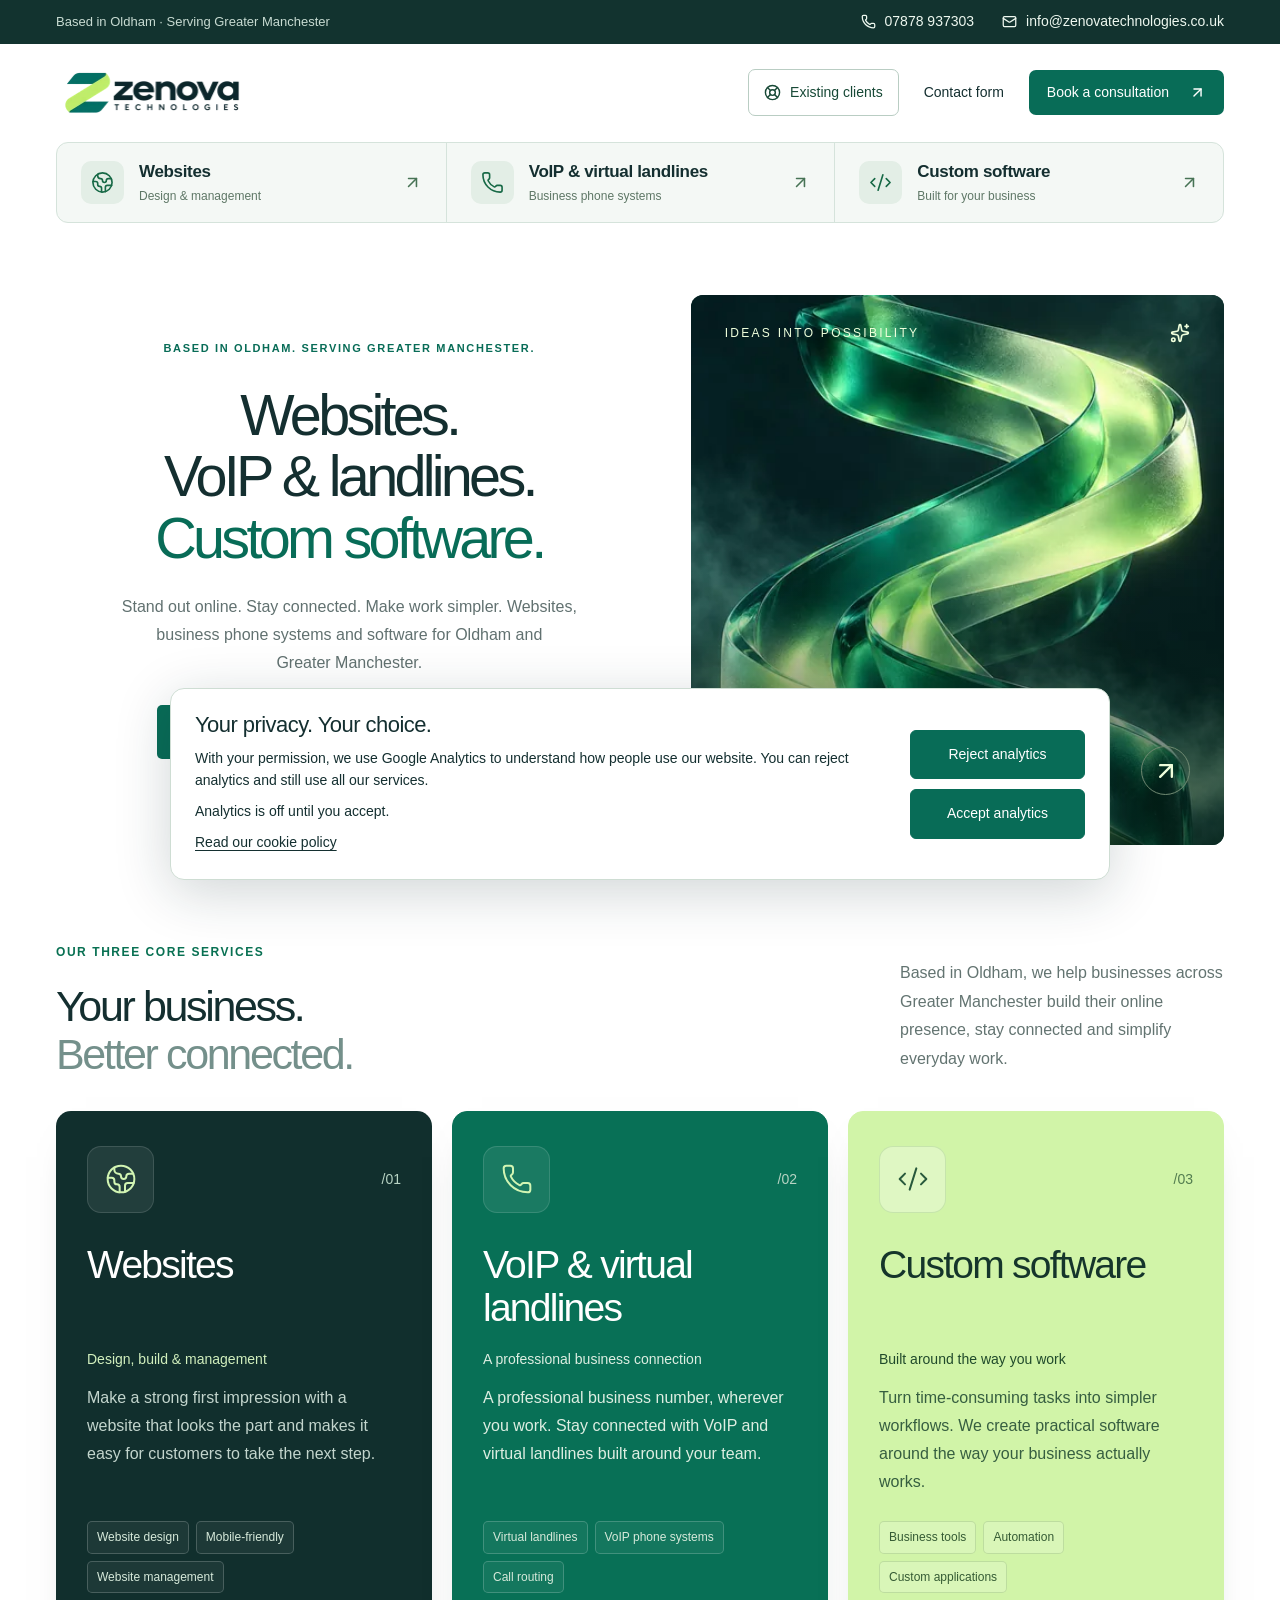
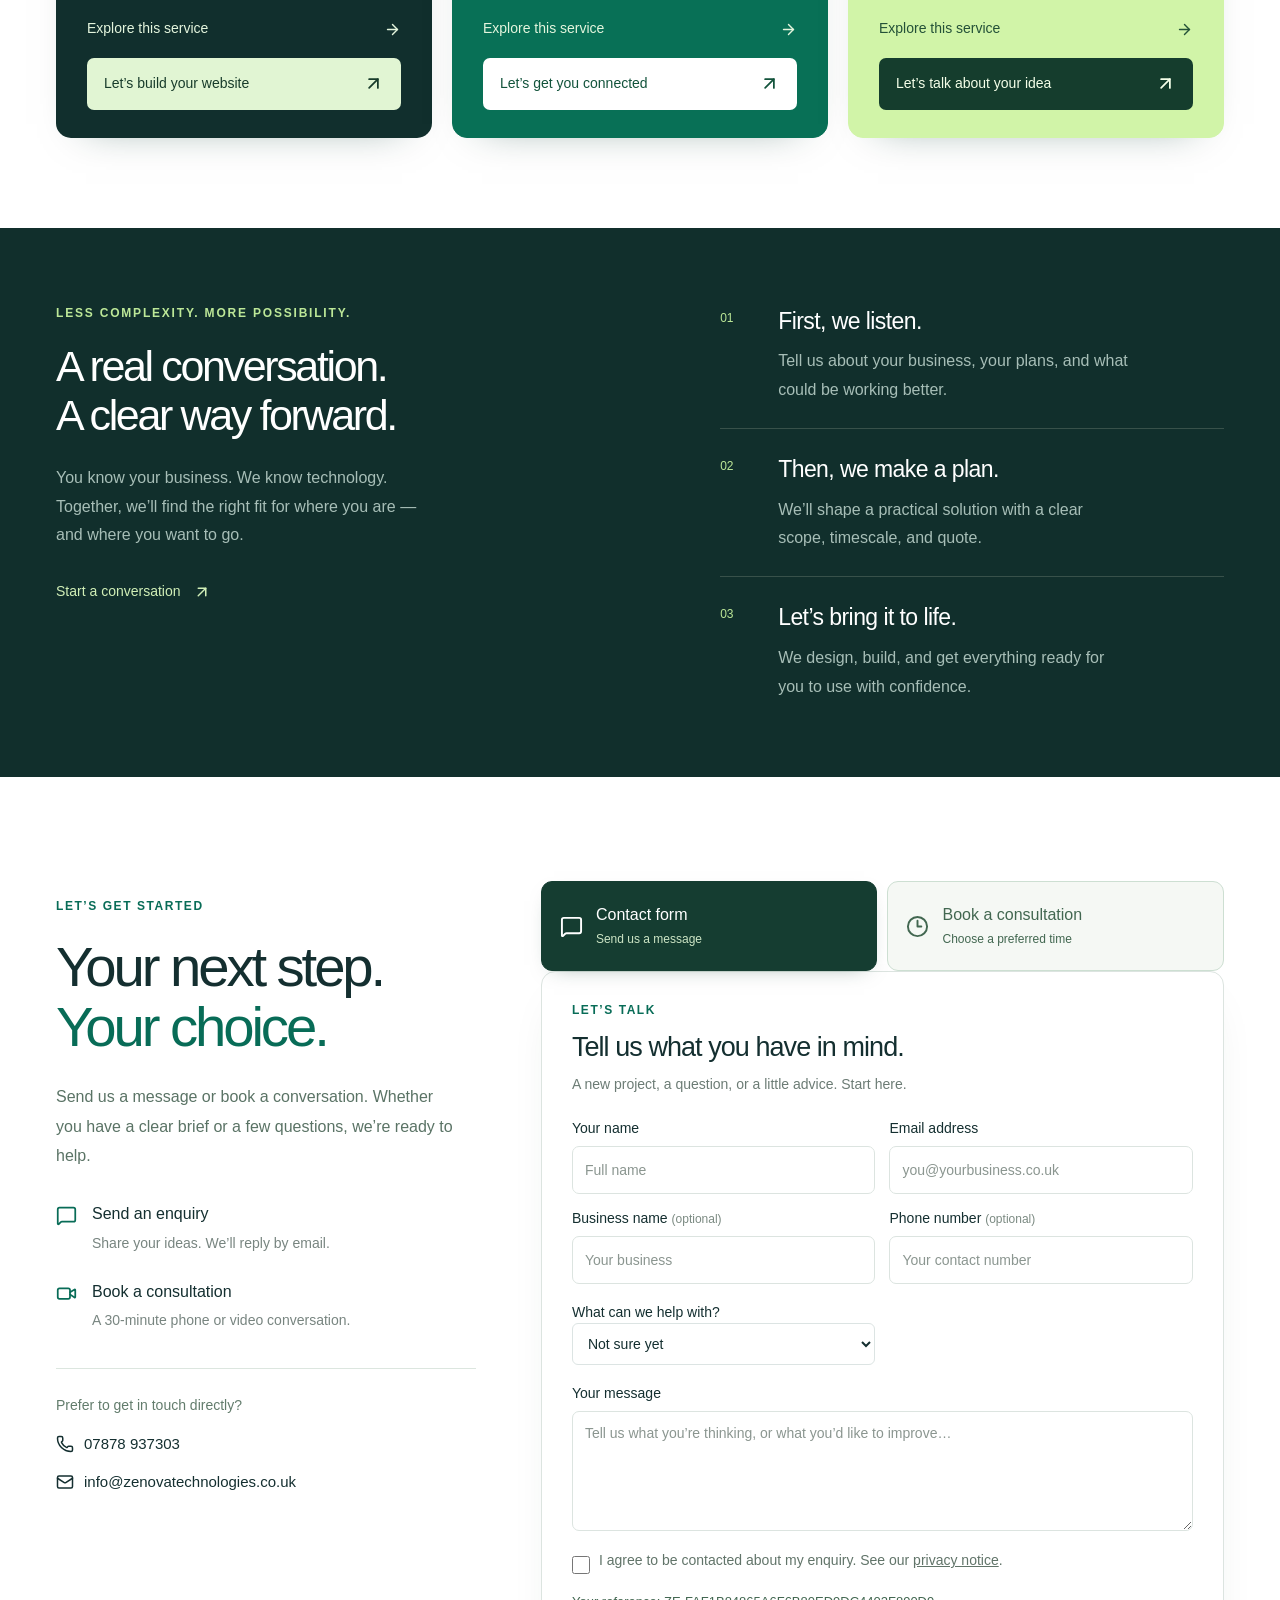
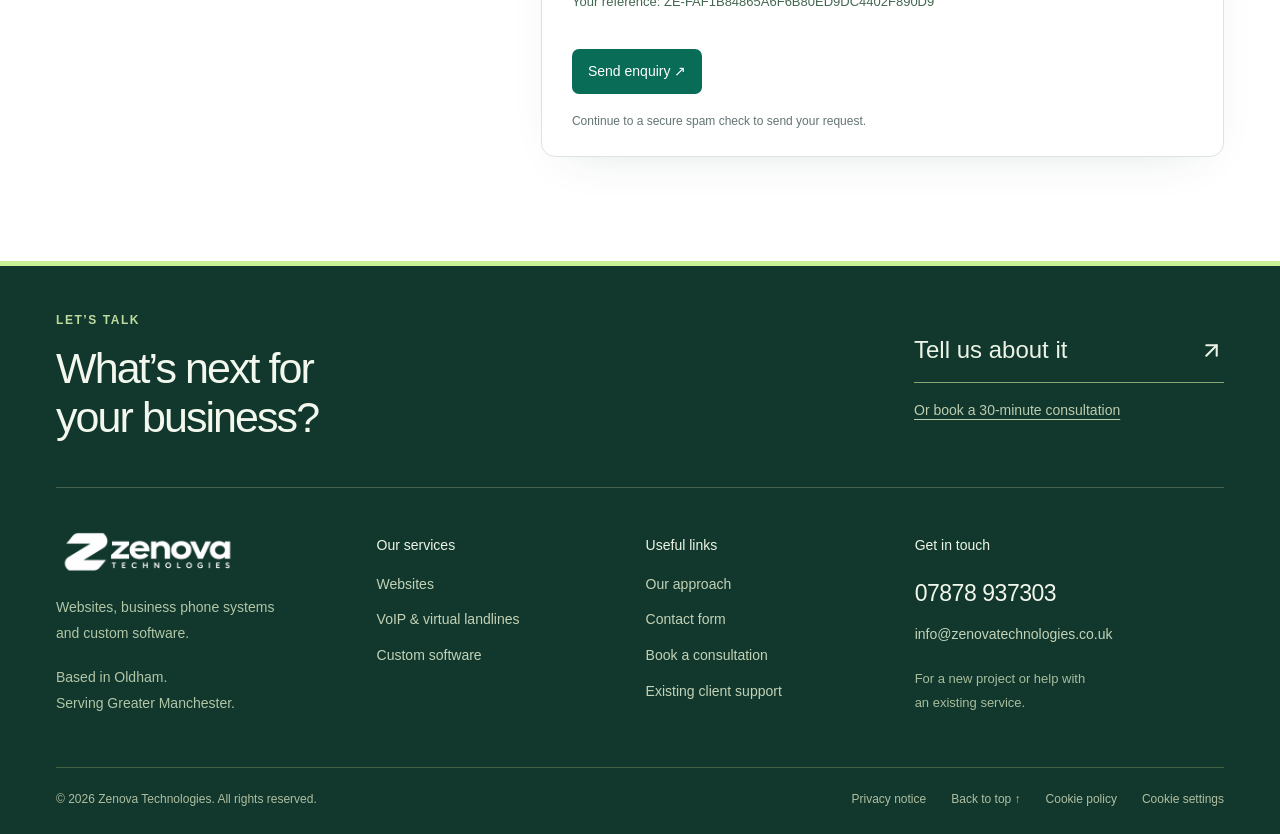
<file: index.html>
<!doctype html>

<html lang="en-GB"
  ><head
    ><script defer="" src="cookie-consent.js"></script
    ><meta charset="utf-8" /><meta
      content="width=device-width, initial-scale=1"
      name="viewport"
    /><title>Websites, VoIP &amp; Software in Oldham | Zenova Technologies</title
    ><meta
      content="Based in Oldham, Zenova Technologies provides website design, VoIP, virtual landlines and custom software for businesses across Greater Manchester."
      name="description"
    /><meta
      content="Websites, VoIP &amp; Software in Oldham | Zenova Technologies"
      property="og:title"
    /><meta
      content="Based in Oldham, Zenova Technologies provides website design, VoIP, virtual landlines and custom software for businesses across Greater Manchester."
      property="og:description"
    /><meta content="website" property="og:type" /><meta
      content="en_GB"
      property="og:locale"
    /><link href="assets/favicon.svg" rel="icon" /><link
      href="styles.css"
      rel="stylesheet"
    /><script defer="" src="script.js"></script
    ><script type="application/ld+json">
      {
        "@context": "https://schema.org",
        "@type": "Organization",
        "name": "Zenova Technologies",
        "telephone": "+447878937303",
        "email": "info@zenovatechnologies.co.uk",
        "areaServed": ["Oldham", "Greater Manchester"]
      }
    </script></head
  ><body
    ><a class="skip-link" href="#main">Skip to content</a
    ><div class="contact-ribbon"
      ><div class="wrap"
        ><span>Based in Oldham · Serving Greater Manchester</span
        ><div
          ><a href="tel:+447878937303"
            ><svg
              aria-hidden="true"
              class="lucide lucide-phone"
              fill="none"
              height="15"
              stroke="currentColor"
              stroke-linecap="round"
              stroke-linejoin="round"
              stroke-width="2"
              viewbox="0 0 24 24"
              width="15"
              xmlns="http://www.w3.org/2000/svg"
            >
              <path
                d="M13.832 16.568a1 1 0 0 0 1.213-.303l.355-.465A2 2 0 0 1 17 15h3a2 2 0 0 1 2 2v3a2 2 0 0 1-2 2A18 18 0 0 1 2 4a2 2 0 0 1 2-2h3a2 2 0 0 1 2 2v3a2 2 0 0 1-.8 1.6l-.468.351a1 1 0 0 0-.292 1.233 14 14 0 0 0 6.392 6.384"
              ></path></svg
            >07878 937303</a
          ><a href="mailto:info@zenovatechnologies.co.uk"
            ><svg
              aria-hidden="true"
              class="lucide lucide-mail"
              fill="none"
              height="15"
              stroke="currentColor"
              stroke-linecap="round"
              stroke-linejoin="round"
              stroke-width="2"
              viewbox="0 0 24 24"
              width="15"
              xmlns="http://www.w3.org/2000/svg"
            >
              <path d="m22 7-8.991 5.727a2 2 0 0 1-2.009 0L2 7"></path>
              <rect height="16" rx="2" width="20" x="2" y="4"></rect></svg
            >info@zenovatechnologies.co.uk</a
          ></div
        ></div
      ></div
    ><header class="site-header" id="top"
      ><div class="site-header-top wrap"
        ><a aria-label="Zenova Technologies home" class="brand" href="index.html"
          ><img
            alt="Zenova Technologies"
            height="256"
            sizes="(max-width: 700px) 150px, 191px"
            src="assets/zenova-logo-384.webp"
            srcset="assets/zenova-logo-384.webp 384w, assets/zenova-logo-768.webp 768w"
            width="768" /></a
        ><div class="site-header-actions"
          ><a class="existing-client-button" href="clients.html"
            ><svg
              aria-hidden="true"
              class="lucide lucide-life-buoy"
              fill="none"
              height="17"
              stroke="currentColor"
              stroke-linecap="round"
              stroke-linejoin="round"
              stroke-width="2"
              viewbox="0 0 24 24"
              width="17"
              xmlns="http://www.w3.org/2000/svg"
            >
              <circle cx="12" cy="12" r="10"></circle>
              <path d="m4.93 4.93 4.24 4.24"></path>
              <path d="m14.83 9.17 4.24-4.24"></path>
              <path d="m14.83 14.83 4.24 4.24"></path>
              <path d="m9.17 14.83-4.24 4.24"></path>
              <circle cx="12" cy="12" r="4"></circle></svg
            >Existing clients</a
          ><div class="header-contact-actions"
            ><a class="text-link" href="#contact-form">Contact form</a
            ><a class="button button-small" href="#consultation"
              >Book a consultation
              <svg
                aria-hidden="true"
                class="lucide lucide-arrow-up-right"
                fill="none"
                height="17"
                stroke="currentColor"
                stroke-linecap="round"
                stroke-linejoin="round"
                stroke-width="2"
                viewbox="0 0 24 24"
                width="17"
                xmlns="http://www.w3.org/2000/svg"
              >
                <path d="M7 7h10v10"></path>
                <path d="M7 17 17 7"></path></svg></a></div></div></div
      ><nav aria-label="Our services" class="service-navigation wrap"
        ><a class="service-navigation-link" href="web-design.html"
          ><span class="service-nav-icon"
            ><svg
              aria-hidden="true"
              class="lucide lucide-earth"
              fill="none"
              height="23"
              stroke="currentColor"
              stroke-linecap="round"
              stroke-linejoin="round"
              stroke-width="1.7"
              viewbox="0 0 24 24"
              width="23"
              xmlns="http://www.w3.org/2000/svg"
            >
              <path d="M21.54 15H17a2 2 0 0 0-2 2v4.54"></path>
              <path
                d="M7 3.34V5a3 3 0 0 0 3 3a2 2 0 0 1 2 2c0 1.1.9 2 2 2a2 2 0 0 0 2-2c0-1.1.9-2 2-2h3.17"
              ></path>
              <path d="M11 21.95V18a2 2 0 0 0-2-2a2 2 0 0 1-2-2v-1a2 2 0 0 0-2-2H2.05"></path>
              <circle cx="12" cy="12" r="10"></circle></svg></span
          ><span><strong>Websites</strong><small>Design &amp; management</small></span
          ><svg
            aria-hidden="true"
            class="lucide lucide-arrow-up-right service-nav-arrow"
            fill="none"
            height="19"
            stroke="currentColor"
            stroke-linecap="round"
            stroke-linejoin="round"
            stroke-width="2"
            viewbox="0 0 24 24"
            width="19"
            xmlns="http://www.w3.org/2000/svg"
          >
            <path d="M7 7h10v10"></path>
            <path d="M7 17 17 7"></path></svg></a
        ><a class="service-navigation-link" href="voip-virtual-landlines.html"
          ><span class="service-nav-icon"
            ><svg
              aria-hidden="true"
              class="lucide lucide-phone"
              fill="none"
              height="23"
              stroke="currentColor"
              stroke-linecap="round"
              stroke-linejoin="round"
              stroke-width="1.7"
              viewbox="0 0 24 24"
              width="23"
              xmlns="http://www.w3.org/2000/svg"
            >
              <path
                d="M13.832 16.568a1 1 0 0 0 1.213-.303l.355-.465A2 2 0 0 1 17 15h3a2 2 0 0 1 2 2v3a2 2 0 0 1-2 2A18 18 0 0 1 2 4a2 2 0 0 1 2-2h3a2 2 0 0 1 2 2v3a2 2 0 0 1-.8 1.6l-.468.351a1 1 0 0 0-.292 1.233 14 14 0 0 0 6.392 6.384"
              ></path></svg></span
          ><span
            ><strong>VoIP &amp; virtual landlines</strong
            ><small>Business phone systems</small></span
          ><svg
            aria-hidden="true"
            class="lucide lucide-arrow-up-right service-nav-arrow"
            fill="none"
            height="19"
            stroke="currentColor"
            stroke-linecap="round"
            stroke-linejoin="round"
            stroke-width="2"
            viewbox="0 0 24 24"
            width="19"
            xmlns="http://www.w3.org/2000/svg"
          >
            <path d="M7 7h10v10"></path>
            <path d="M7 17 17 7"></path></svg></a
        ><a class="service-navigation-link" href="custom-software.html"
          ><span class="service-nav-icon"
            ><svg
              aria-hidden="true"
              class="lucide lucide-code-xml"
              fill="none"
              height="23"
              stroke="currentColor"
              stroke-linecap="round"
              stroke-linejoin="round"
              stroke-width="1.7"
              viewbox="0 0 24 24"
              width="23"
              xmlns="http://www.w3.org/2000/svg"
            >
              <path d="m18 16 4-4-4-4"></path>
              <path d="m6 8-4 4 4 4"></path>
              <path d="m14.5 4-5 16"></path></svg></span
          ><span><strong>Custom software</strong><small>Built for your business</small></span
          ><svg
            aria-hidden="true"
            class="lucide lucide-arrow-up-right service-nav-arrow"
            fill="none"
            height="19"
            stroke="currentColor"
            stroke-linecap="round"
            stroke-linejoin="round"
            stroke-width="2"
            viewbox="0 0 24 24"
            width="19"
            xmlns="http://www.w3.org/2000/svg"
          >
            <path d="M7 7h10v10"></path>
            <path d="M7 17 17 7"></path></svg></a></nav></header
    ><main id="main"
      ><section class="hero wrap hero-panorama"
        ><div class="hero-copy"
          ><div class="eyebrow">BASED IN OLDHAM. SERVING GREATER MANCHESTER.</div
          ><h1
            ><span class="hero-title-line">Websites.</span
            ><span class="hero-title-line">VoIP &amp; landlines.</span
            ><span class="hero-title-line hero-title-accent">Custom software.</span></h1
          ><p
            >Stand out online. Stay connected. Make work simpler. Websites, business phone systems
            and software for Oldham and Greater Manchester.</p
          ><div class="hero-actions"
            ><a class="button" href="#consultation"
              >Book a consultation
              <svg
                aria-hidden="true"
                class="lucide lucide-arrow-up-right"
                fill="none"
                height="19"
                stroke="currentColor"
                stroke-linecap="round"
                stroke-linejoin="round"
                stroke-width="2"
                viewbox="0 0 24 24"
                width="19"
                xmlns="http://www.w3.org/2000/svg"
              >
                <path d="M7 7h10v10"></path>
                <path d="M7 17 17 7"></path></svg></a
            ><a class="button button-outline" href="#contact-form"
              >Contact form
              <svg
                aria-hidden="true"
                class="lucide lucide-mail"
                fill="none"
                height="18"
                stroke="currentColor"
                stroke-linecap="round"
                stroke-linejoin="round"
                stroke-width="2"
                viewbox="0 0 24 24"
                width="18"
                xmlns="http://www.w3.org/2000/svg"
              >
                <path d="m22 7-8.991 5.727a2 2 0 0 1-2.009 0L2 7"></path>
                <rect height="16" rx="2" width="20" x="2" y="4"></rect></svg></a></div
          ><div class="hero-benefits"
            ><span
              ><svg
                aria-hidden="true"
                class="lucide lucide-check"
                fill="none"
                height="15"
                stroke="currentColor"
                stroke-linecap="round"
                stroke-linejoin="round"
                stroke-width="2"
                viewbox="0 0 24 24"
                width="15"
                xmlns="http://www.w3.org/2000/svg"
              >
                <path d="M20 6 9 17l-5-5"></path>
              </svg>
              Built around you</span
            ><span
              ><svg
                aria-hidden="true"
                class="lucide lucide-check"
                fill="none"
                height="15"
                stroke="currentColor"
                stroke-linecap="round"
                stroke-linejoin="round"
                stroke-width="2"
                viewbox="0 0 24 24"
                width="15"
                xmlns="http://www.w3.org/2000/svg"
              >
                <path d="M20 6 9 17l-5-5"></path>
              </svg>
              Plain-English advice</span
            ></div
          ></div
        ><div class="hero-visual"
          ><img
            alt="Sculptural emerald glass ribbons flowing together"
            class="hero-art"
            fetchpriority="high"
            height="1319"
            sizes="(max-width: 700px) calc(100vw - 40px), (max-width: 1432px) 46vw, 610px"
            src="assets/zenova-hero-800.webp"
            srcset="
              assets/zenova-hero-480.webp   480w,
              assets/zenova-hero-800.webp   800w,
              assets/zenova-hero-1192.webp 1192w
            "
            width="1192" /><div class="visual-top"
            ><span>IDEAS INTO POSSIBILITY</span
            ><svg
              aria-hidden="true"
              class="lucide lucide-sparkles"
              fill="none"
              height="20"
              stroke="currentColor"
              stroke-linecap="round"
              stroke-linejoin="round"
              stroke-width="2"
              viewbox="0 0 24 24"
              width="20"
              xmlns="http://www.w3.org/2000/svg"
            >
              <path
                d="M11.017 2.814a1 1 0 0 1 1.966 0l1.051 5.558a2 2 0 0 0 1.594 1.594l5.558 1.051a1 1 0 0 1 0 1.966l-5.558 1.051a2 2 0 0 0-1.594 1.594l-1.051 5.558a1 1 0 0 1-1.966 0l-1.051-5.558a2 2 0 0 0-1.594-1.594l-5.558-1.051a1 1 0 0 1 0-1.966l5.558-1.051a2 2 0 0 0 1.594-1.594z"
              ></path>
              <path d="M20 2v4"></path>
              <path d="M22 4h-4"></path>
              <circle cx="4" cy="20" r="2"></circle></svg></div
          ><div class="visual-bottom"
            ><div><span>YOUR AMBITION.</span><strong>Our next project.</strong></div
            ><span class="visual-arrow"
              ><svg
                aria-hidden="true"
                class="lucide lucide-arrow-up-right"
                fill="none"
                height="28"
                stroke="currentColor"
                stroke-linecap="round"
                stroke-linejoin="round"
                stroke-width="2"
                viewbox="0 0 24 24"
                width="28"
                xmlns="http://www.w3.org/2000/svg"
              >
                <path d="M7 7h10v10"></path>
                <path d="M7 17 17 7"></path></svg></span></div></div></section
      ><section class="services wrap section" id="services"
        ><div class="section-head"
          ><div
            ><p class="eyebrow">OUR THREE CORE SERVICES</p
            ><h2>Your business.<br /><span>Better connected.</span></h2></div
          ><p
            >Based in Oldham, we help businesses across Greater Manchester build their online
            presence, stay connected and simplify everyday work.</p
          ></div
        ><div class="service-grid"
          ><article class="service-card web" id="websites"
            ><div class="card-top"
              ><span class="service-icon"
                ><svg
                  aria-hidden="true"
                  class="lucide lucide-earth"
                  fill="none"
                  height="32"
                  stroke="currentColor"
                  stroke-linecap="round"
                  stroke-linejoin="round"
                  stroke-width="1.5"
                  viewbox="0 0 24 24"
                  width="32"
                  xmlns="http://www.w3.org/2000/svg"
                >
                  <path d="M21.54 15H17a2 2 0 0 0-2 2v4.54"></path>
                  <path
                    d="M7 3.34V5a3 3 0 0 0 3 3a2 2 0 0 1 2 2c0 1.1.9 2 2 2a2 2 0 0 0 2-2c0-1.1.9-2 2-2h3.17"
                  ></path>
                  <path d="M11 21.95V18a2 2 0 0 0-2-2a2 2 0 0 1-2-2v-1a2 2 0 0 0-2-2H2.05"></path>
                  <circle cx="12" cy="12" r="10"></circle></svg></span
              ><span class="card-number">/01</span></div
            ><h3><a href="web-design.html">Websites</a></h3
            ><p class="service-intro">Design, build &amp; management</p
            ><p
              >Make a strong first impression with a website that looks the part and makes it easy
              for customers to take the next step.</p
            ><div class="tags"
              ><span>Website design</span><span>Mobile-friendly</span
              ><span>Website management</span></div
            ><a class="service-detail-link" href="web-design.html"
              >Explore this service
              <svg
                aria-hidden="true"
                class="lucide lucide-arrow-right"
                fill="none"
                height="17"
                stroke="currentColor"
                stroke-linecap="round"
                stroke-linejoin="round"
                stroke-width="2"
                viewbox="0 0 24 24"
                width="17"
                xmlns="http://www.w3.org/2000/svg"
              >
                <path d="M5 12h14"></path>
                <path d="m12 5 7 7-7 7"></path></svg></a
            ><a class="card-link" href="?service=web-design#consultation"
              >Let’s build your website<svg
                aria-hidden="true"
                class="lucide lucide-arrow-up-right"
                fill="none"
                height="21"
                stroke="currentColor"
                stroke-linecap="round"
                stroke-linejoin="round"
                stroke-width="2"
                viewbox="0 0 24 24"
                width="21"
                xmlns="http://www.w3.org/2000/svg"
              >
                <path d="M7 7h10v10"></path>
                <path d="M7 17 17 7"></path></svg></a></article
          ><article class="service-card phone" id="business-phones"
            ><div class="card-top"
              ><span class="service-icon"
                ><svg
                  aria-hidden="true"
                  class="lucide lucide-phone"
                  fill="none"
                  height="32"
                  stroke="currentColor"
                  stroke-linecap="round"
                  stroke-linejoin="round"
                  stroke-width="1.5"
                  viewbox="0 0 24 24"
                  width="32"
                  xmlns="http://www.w3.org/2000/svg"
                >
                  <path
                    d="M13.832 16.568a1 1 0 0 0 1.213-.303l.355-.465A2 2 0 0 1 17 15h3a2 2 0 0 1 2 2v3a2 2 0 0 1-2 2A18 18 0 0 1 2 4a2 2 0 0 1 2-2h3a2 2 0 0 1 2 2v3a2 2 0 0 1-.8 1.6l-.468.351a1 1 0 0 0-.292 1.233 14 14 0 0 0 6.392 6.384"
                  ></path></svg></span
              ><span class="card-number">/02</span></div
            ><h3><a href="voip-virtual-landlines.html">VoIP &amp; virtual landlines</a></h3
            ><p class="service-intro">A professional business connection</p
            ><p
              >A professional business number, wherever you work. Stay connected with VoIP and
              virtual landlines built around your team.</p
            ><div class="tags"
              ><span>Virtual landlines</span><span>VoIP phone systems</span
              ><span>Call routing</span></div
            ><a class="service-detail-link" href="voip-virtual-landlines.html"
              >Explore this service
              <svg
                aria-hidden="true"
                class="lucide lucide-arrow-right"
                fill="none"
                height="17"
                stroke="currentColor"
                stroke-linecap="round"
                stroke-linejoin="round"
                stroke-width="2"
                viewbox="0 0 24 24"
                width="17"
                xmlns="http://www.w3.org/2000/svg"
              >
                <path d="M5 12h14"></path>
                <path d="m12 5 7 7-7 7"></path></svg></a
            ><a class="card-link" href="?service=voip-virtual-landlines#consultation"
              >Let’s get you connected<svg
                aria-hidden="true"
                class="lucide lucide-arrow-up-right"
                fill="none"
                height="21"
                stroke="currentColor"
                stroke-linecap="round"
                stroke-linejoin="round"
                stroke-width="2"
                viewbox="0 0 24 24"
                width="21"
                xmlns="http://www.w3.org/2000/svg"
              >
                <path d="M7 7h10v10"></path>
                <path d="M7 17 17 7"></path></svg></a></article
          ><article class="service-card software" id="custom-software"
            ><div class="card-top"
              ><span class="service-icon"
                ><svg
                  aria-hidden="true"
                  class="lucide lucide-code-xml"
                  fill="none"
                  height="32"
                  stroke="currentColor"
                  stroke-linecap="round"
                  stroke-linejoin="round"
                  stroke-width="1.5"
                  viewbox="0 0 24 24"
                  width="32"
                  xmlns="http://www.w3.org/2000/svg"
                >
                  <path d="m18 16 4-4-4-4"></path>
                  <path d="m6 8-4 4 4 4"></path>
                  <path d="m14.5 4-5 16"></path></svg></span
              ><span class="card-number">/03</span></div
            ><h3><a href="custom-software.html">Custom software</a></h3
            ><p class="service-intro">Built around the way you work</p
            ><p
              >Turn time-consuming tasks into simpler workflows. We create practical software around
              the way your business actually works.</p
            ><div class="tags"
              ><span>Business tools</span><span>Automation</span
              ><span>Custom applications</span></div
            ><a class="service-detail-link" href="custom-software.html"
              >Explore this service
              <svg
                aria-hidden="true"
                class="lucide lucide-arrow-right"
                fill="none"
                height="17"
                stroke="currentColor"
                stroke-linecap="round"
                stroke-linejoin="round"
                stroke-width="2"
                viewbox="0 0 24 24"
                width="17"
                xmlns="http://www.w3.org/2000/svg"
              >
                <path d="M5 12h14"></path>
                <path d="m12 5 7 7-7 7"></path></svg></a
            ><a class="card-link" href="?service=custom-software#consultation"
              >Let’s talk about your idea<svg
                aria-hidden="true"
                class="lucide lucide-arrow-up-right"
                fill="none"
                height="21"
                stroke="currentColor"
                stroke-linecap="round"
                stroke-linejoin="round"
                stroke-width="2"
                viewbox="0 0 24 24"
                width="21"
                xmlns="http://www.w3.org/2000/svg"
              >
                <path d="M7 7h10v10"></path>
                <path d="M7 17 17 7"></path></svg></a></article></div></section
      ><section class="approach" id="approach"
        ><div class="wrap approach-grid"
          ><div
            ><p class="eyebrow">LESS COMPLEXITY. MORE POSSIBILITY.</p
            ><h2>A real conversation.<br />A clear way forward.</h2
            ><p
              >You know your business. We know technology. Together, we’ll find the right fit for
              where you are — and where you want to go.</p
            ><a class="text-link" href="#contact"
              >Start a conversation
              <svg
                aria-hidden="true"
                class="lucide lucide-arrow-up-right"
                fill="none"
                height="18"
                stroke="currentColor"
                stroke-linecap="round"
                stroke-linejoin="round"
                stroke-width="2"
                viewbox="0 0 24 24"
                width="18"
                xmlns="http://www.w3.org/2000/svg"
              >
                <path d="M7 7h10v10"></path>
                <path d="M7 17 17 7"></path></svg></a></div
          ><div class="steps"
            ><div class="step"
              ><span>01</span
              ><div
                ><h3>First, we listen.</h3
                ><p
                  >Tell us about your business, your plans, and what could be working better.</p
                ></div
              ></div
            ><div class="step"
              ><span>02</span
              ><div
                ><h3>Then, we make a plan.</h3
                ><p
                  >We’ll shape a practical solution with a clear scope, timescale, and quote.</p
                ></div
              ></div
            ><div class="step"
              ><span>03</span
              ><div
                ><h3>Let’s bring it to life.</h3
                ><p
                  >We design, build, and get everything ready for you to use with confidence.</p
                ></div
              ></div
            ></div
          ></div
        ></section
      ><section aria-labelledby="contact-heading" class="contact-section wrap section" id="contact"
        ><span aria-hidden="true" class="contact-anchor" id="consultation"></span
        ><span aria-hidden="true" class="contact-anchor" id="contact-form"></span
        ><div class="contact-copy"
          ><p class="eyebrow">LET’S GET STARTED</p
          ><h2 id="contact-heading">Your next step.<br /><span>Your choice.</span></h2
          ><p
            >Send us a message or book a conversation. Whether you have a clear brief or a few
            questions, we’re ready to help.</p
          ><div class="meeting-info"
            ><span
              ><svg
                aria-hidden="true"
                class="lucide lucide-message-square"
                fill="none"
                height="21"
                stroke="currentColor"
                stroke-linecap="round"
                stroke-linejoin="round"
                stroke-width="2"
                viewbox="0 0 24 24"
                width="21"
                xmlns="http://www.w3.org/2000/svg"
              >
                <path
                  d="M22 17a2 2 0 0 1-2 2H6.828a2 2 0 0 0-1.414.586l-2.202 2.202A.71.71 0 0 1 2 21.286V5a2 2 0 0 1 2-2h16a2 2 0 0 1 2 2z"
                ></path></svg
              ><div
                ><strong>Send an enquiry</strong
                ><small>Share your ideas. We’ll reply by email.</small></div
              ></span
            ><span
              ><svg
                aria-hidden="true"
                class="lucide lucide-video"
                fill="none"
                height="21"
                stroke="currentColor"
                stroke-linecap="round"
                stroke-linejoin="round"
                stroke-width="2"
                viewbox="0 0 24 24"
                width="21"
                xmlns="http://www.w3.org/2000/svg"
              >
                <path
                  d="m16 13 5.223 3.482a.5.5 0 0 0 .777-.416V7.87a.5.5 0 0 0-.752-.432L16 10.5"
                ></path>
                <rect height="12" rx="2" width="14" x="2" y="6"></rect></svg
              ><div
                ><strong>Book a consultation</strong
                ><small>A 30-minute phone or video conversation.</small></div
              ></span
            ></div
          ><div class="contact-direct"
            ><p>Prefer to get in touch directly?</p
            ><a href="tel:+447878937303"
              ><svg
                aria-hidden="true"
                class="lucide lucide-phone"
                fill="none"
                height="18"
                stroke="currentColor"
                stroke-linecap="round"
                stroke-linejoin="round"
                stroke-width="2"
                viewbox="0 0 24 24"
                width="18"
                xmlns="http://www.w3.org/2000/svg"
              >
                <path
                  d="M13.832 16.568a1 1 0 0 0 1.213-.303l.355-.465A2 2 0 0 1 17 15h3a2 2 0 0 1 2 2v3a2 2 0 0 1-2 2A18 18 0 0 1 2 4a2 2 0 0 1 2-2h3a2 2 0 0 1 2 2v3a2 2 0 0 1-.8 1.6l-.468.351a1 1 0 0 0-.292 1.233 14 14 0 0 0 6.392 6.384"
                ></path></svg
              >07878 937303</a
            ><a href="mailto:info@zenovatechnologies.co.uk"
              ><svg
                aria-hidden="true"
                class="lucide lucide-mail"
                fill="none"
                height="18"
                stroke="currentColor"
                stroke-linecap="round"
                stroke-linejoin="round"
                stroke-width="2"
                viewbox="0 0 24 24"
                width="18"
                xmlns="http://www.w3.org/2000/svg"
              >
                <path d="m22 7-8.991 5.727a2 2 0 0 1-2.009 0L2 7"></path>
                <rect height="16" rx="2" width="20" x="2" y="4"></rect></svg
              >info@zenovatechnologies.co.uk</a
            ></div
          ></div
        ><div class="contact-workspace"
          ><div aria-label="Choose how to contact Zenova" class="contact-choices" role="tablist"
            ><button
              aria-controls="panel-enquiry"
              aria-selected="true"
              class="contact-choice"
              data-mode="enquiry"
              data-state="active"
              id="tab-enquiry"
              role="tab"
              type="button"
              ><svg
                aria-hidden="true"
                class="lucide lucide-message-square"
                fill="none"
                height="23"
                stroke="currentColor"
                stroke-linecap="round"
                stroke-linejoin="round"
                stroke-width="2"
                viewbox="0 0 24 24"
                width="23"
                xmlns="http://www.w3.org/2000/svg"
              >
                <path
                  d="M22 17a2 2 0 0 1-2 2H6.828a2 2 0 0 0-1.414.586l-2.202 2.202A.71.71 0 0 1 2 21.286V5a2 2 0 0 1 2-2h16a2 2 0 0 1 2 2z"
                ></path></svg
              ><span><strong>Contact form</strong><small>Send us a message</small></span></button
            ><button
              aria-controls="panel-consultation"
              aria-selected="false"
              class="contact-choice"
              data-mode="consultation"
              data-state="inactive"
              id="tab-consultation"
              role="tab"
              tabindex="-1"
              type="button"
              ><svg
                aria-hidden="true"
                class="lucide lucide-clock3 lucide-clock-3"
                fill="none"
                height="23"
                stroke="currentColor"
                stroke-linecap="round"
                stroke-linejoin="round"
                stroke-width="2"
                viewbox="0 0 24 24"
                width="23"
                xmlns="http://www.w3.org/2000/svg"
              >
                <circle cx="12" cy="12" r="10"></circle>
                <path d="M12 6v6h4"></path></svg
              ><span
                ><strong>Book a consultation</strong><small>Choose a preferred time</small></span
              ></button
            ></div
          ><div aria-labelledby="tab-enquiry" id="panel-enquiry" role="tabpanel"
            ><div class="booking-panel enquiry-panel"
              ><div class="booking-panel-head"
                ><p class="eyebrow">LET’S TALK</p><h3>Tell us what you have in mind.</h3
                ><p>A new project, a question, or a little advice. Start here.</p></div
              ><form
                action="https://formsubmit.co/info@zenovatechnologies.co.uk"
                class="booking-form"
                data-kind="enquiry"
                method="POST"
                ><div class="form-grid"
                  ><label
                    >Your name<input
                      autocomplete="name"
                      maxlength="100"
                      minlength="2"
                      name="name"
                      placeholder="Full name"
                      required="" /></label
                  ><label
                    >Email address<input
                      autocomplete="email"
                      maxlength="254"
                      name="email"
                      placeholder="you@yourbusiness.co.uk"
                      required=""
                      type="email" /></label
                  ><label
                    >Business name <span class="optional">(optional)</span
                    ><input
                      autocomplete="organization"
                      maxlength="150"
                      name="Business name"
                      placeholder="Your business" /></label
                  ><label
                    >Phone number <span class="optional" data-phone-label="">(optional)</span
                    ><input
                      autocomplete="tel"
                      maxlength="35"
                      name="Phone number"
                      placeholder="Your contact number"
                      type="tel" /></label></div
                ><div class="form-grid"
                  ><label
                    >What can we help with?<select name="Service"
                      ><option>Website design &amp; management</option
                      ><option>VoIP &amp; virtual landlines</option
                      ><option>Custom software</option
                      ><option selected="">Not sure yet</option></select
                    ></label
                  ></div
                ><label
                  >Your message<textarea
                    maxlength="2000"
                    minlength="10"
                    name="message"
                    placeholder="Tell us what you’re thinking, or what you’d like to improve…"
                    required=""
                    rows="4"
                  ></textarea></label
                ><label aria-hidden="true" class="honeypot"
                  >Leave this empty<input autocomplete="off" name="_honey" tabindex="-1" /></label
                ><label class="consent"
                  ><input name="Consent to contact" required="" type="checkbox" value="Yes" /><span
                    >I agree to be contacted about my enquiry. See our
                    <a href="privacy.html" rel="noopener" target="_blank">privacy notice</a>.</span
                  ></label
                ><p class="form-reference" data-reference=""></p
                ><p class="form-status" role="alert"></p
                ><div class="form-actions"
                  ><button class="button" disabled="" type="submit">Send enquiry ↗</button></div
                ><p class="email-explainer">Continue to a secure spam check to send your request.</p
                ><input name="Reference" type="hidden" /><input
                  name="Request type"
                  type="hidden"
                  value="Contact enquiry" /><input name="_subject" type="hidden" /><input
                  name="_template"
                  type="hidden"
                  value="table" /><input name="_next" type="hidden" /><input
                  name="Submitted at (UTC)"
                  type="hidden" /><input
                  name="Time zone"
                  type="hidden"
                  value="Europe/London" /></form></div></div
          ><div aria-labelledby="tab-consultation" hidden="" id="panel-consultation" role="tabpanel"
            ><div class="booking-panel"
              ><div class="booking-panel-head"
                ><span class="eyebrow">LET’S TALK</span><span class="step-count">Step 1 of 2</span
                ><h3 data-book-heading="">Find a time to connect.</h3
                ><p data-book-intro="">Pick your preferred date and time.</p
                ><div class="step-line"
                  ><span class="active"></span><span data-step-line=""></span></div></div
              ><div data-schedule=""
                ><div class="schedule"
                  ><div class="booking-calendar"
                    ><div class="calendar-head"
                      ><button aria-label="Previous month" data-month="-1" type="button">‹</button
                      ><strong aria-live="polite" id="calendar-month"></strong
                      ><button aria-label="Next month" data-month="1" type="button">›</button></div
                    ><div
                      aria-labelledby="calendar-month"
                      class="calendar-grid"
                      role="group"
                    ></div></div
                  ><div class="time-area"
                    ><p class="field-label">Preferred time</p
                    ><div aria-label="Preferred consultation time" class="time-grid" role="group"
                      ><label class="time-choice"
                        ><input name="time-choice" type="radio" value="09:00" />09:00</label
                      ><label class="time-choice"
                        ><input name="time-choice" type="radio" value="10:00" />10:00</label
                      ><label class="time-choice"
                        ><input name="time-choice" type="radio" value="11:00" />11:00</label
                      ><label class="time-choice"
                        ><input name="time-choice" type="radio" value="12:00" />12:00</label
                      ><label class="time-choice"
                        ><input name="time-choice" type="radio" value="13:00" />13:00</label
                      ><label class="time-choice"
                        ><input name="time-choice" type="radio" value="14:00" />14:00</label
                      ><label class="time-choice"
                        ><input name="time-choice" type="radio" value="15:00" />15:00</label
                      ><label class="time-choice"
                        ><input name="time-choice" type="radio" value="16:00" />16:00</label
                      ></div
                    ></div
                  ></div
                ><p class="timezone">UK time · Europe/London</p
                ><div class="panel-bottom"
                  ><p>Times are preferences, subject to confirmation.</p
                  ><button class="button" data-continue="" disabled="" type="button"
                    >Continue →</button
                  ></div
                ></div
              ><div data-details="" hidden=""
                ><div class="selection-summary"><span data-selection=""></span></div
                ><form
                  action="https://formsubmit.co/info@zenovatechnologies.co.uk"
                  class="booking-form"
                  data-kind="consultation"
                  method="POST"
                  ><div class="form-grid"
                    ><label
                      >Your name<input
                        autocomplete="name"
                        maxlength="100"
                        minlength="2"
                        name="name"
                        placeholder="Full name"
                        required="" /></label
                    ><label
                      >Email address<input
                        autocomplete="email"
                        maxlength="254"
                        name="email"
                        placeholder="you@yourbusiness.co.uk"
                        required=""
                        type="email" /></label
                    ><label
                      >Business name <span class="optional">(optional)</span
                      ><input
                        autocomplete="organization"
                        maxlength="150"
                        name="Business name"
                        placeholder="Your business" /></label
                    ><label
                      >Phone number <span class="optional" data-phone-label="">(optional)</span
                      ><input
                        autocomplete="tel"
                        maxlength="35"
                        name="Phone number"
                        placeholder="Your contact number"
                        type="tel" /></label></div
                  ><div class="form-grid"
                    ><label
                      >What can we help with?<select name="Service"
                        ><option>Website design &amp; management</option
                        ><option>VoIP &amp; virtual landlines</option
                        ><option>Custom software</option
                        ><option selected="">Not sure yet</option></select
                      ></label
                    ><label
                      >How would you like to meet?<select name="Meeting format"
                        ><option>Video call</option
                        ><option>Phone call</option></select
                      ></label
                    ></div
                  ><label
                    >A little about your project <span class="optional">(optional)</span
                    ><textarea
                      maxlength="2000"
                      name="message"
                      placeholder="Tell us what you’re thinking, or what you’d like to improve…"
                      rows="4"
                    ></textarea></label
                  ><label aria-hidden="true" class="honeypot"
                    >Leave this empty<input autocomplete="off" name="_honey" tabindex="-1" /></label
                  ><label class="consent"
                    ><input
                      name="Consent to contact"
                      required=""
                      type="checkbox"
                      value="Yes"
                    /><span
                      >I agree to be contacted about my consultation request. See our
                      <a href="privacy.html" rel="noopener" target="_blank">privacy notice</a
                      >.</span
                    ></label
                  ><p class="form-reference" data-reference=""></p
                  ><p class="form-status" role="alert"></p
                  ><div class="form-actions"
                    ><button class="back-button" data-back="" type="button">← Back</button
                    ><button class="button" disabled="" type="submit"
                      >Request consultation ↗</button
                    ></div
                  ><p class="email-explainer"
                    >Continue to a secure spam check to send your request.</p
                  ><input name="Reference" type="hidden" /><input
                    name="Request type"
                    type="hidden"
                    value="Consultation request" /><input name="_subject" type="hidden" /><input
                    name="_template"
                    type="hidden"
                    value="table" /><input name="_next" type="hidden" /><input
                    name="Submitted at (UTC)"
                    type="hidden" /><input
                    name="Time zone"
                    type="hidden"
                    value="Europe/London" /><input name="Preferred date" type="hidden" /><input
                    name="Preferred time"
                    type="hidden" /><input
                    name="Appointment status"
                    type="hidden"
                    value="Pending confirmation" /></form
                ><p class="small-note" style="padding: 0 25px 25px"
                  >Your appointment is confirmed only after we contact you.</p
                ></div
              ></div
            ></div
          ><noscript
            ><p class="noscript-note"
              >Please enable JavaScript to use the forms, or email info@zenovatechnologies.co.uk.</p
            ></noscript
          ></div
        ></section
      ></main
    ><footer class="site-footer"
      ><div class="wrap footer-invitation"
        ><div
          ><p class="eyebrow">LET’S TALK</p><h2>What’s next for<br />your business?</h2></div
        ><div
          ><a class="footer-start" href="#contact-form"
            >Tell us about it
            <svg
              aria-hidden="true"
              class="lucide lucide-arrow-up-right"
              fill="none"
              height="25"
              stroke="currentColor"
              stroke-linecap="round"
              stroke-linejoin="round"
              stroke-width="2"
              viewbox="0 0 24 24"
              width="25"
              xmlns="http://www.w3.org/2000/svg"
            >
              <path d="M7 7h10v10"></path>
              <path d="M7 17 17 7"></path></svg></a
          ><a class="footer-book" href="#consultation">Or book a 30-minute consultation</a></div
        ></div
      ><div class="wrap footer-directory"
        ><div class="footer-identity"
          ><a class="brand" href="index.html"
            ><img
              alt="Zenova Technologies"
              height="256"
              loading="lazy"
              sizes="190px"
              src="assets/zenova-logo-384.webp"
              srcset="assets/zenova-logo-384.webp 384w, assets/zenova-logo-768.webp 768w"
              width="768" /></a
          ><p>Websites, business phone systems and custom software.</p
          ><p>Based in Oldham.<br />Serving Greater Manchester.</p></div
        ><nav aria-label="Footer services"
          ><h3>Our services</h3><a href="web-design.html">Websites</a
          ><a href="voip-virtual-landlines.html">VoIP &amp; virtual landlines</a
          ><a href="custom-software.html">Custom software</a></nav
        ><nav aria-label="Footer useful links"
          ><h3>Useful links</h3><a href="#approach">Our approach</a
          ><a href="#contact-form">Contact form</a><a href="#consultation">Book a consultation</a
          ><a href="clients.html">Existing client support</a></nav
        ><div class="footer-reach"
          ><h3>Get in touch</h3><a class="footer-phone" href="tel:+447878937303">07878 937303</a
          ><a href="mailto:info@zenovatechnologies.co.uk">info@zenovatechnologies.co.uk</a
          ><p>For a new project or help with<br />an existing service.</p></div
        ></div
      ><div class="wrap footer-legal"
        ><span>© 2026 Zenova Technologies. All rights reserved.</span
        ><div
          ><a href="privacy.html">Privacy notice</a><a href="#top">Back to top ↑</a
          ><a href="cookies.html">Cookie policy</a
          ><button data-cookie-settings="" type="button">Cookie settings</button></div
        ></div
      ></footer
    ><aside
      aria-describedby="cookie-description"
      aria-labelledby="cookie-title"
      aria-modal="false"
      class="cookie-banner"
      hidden=""
      id="cookie-banner"
      role="dialog"
      ><div class="cookie-copy"
        ><h2 id="cookie-title">Your privacy. Your choice.</h2
        ><p id="cookie-description"
          >With your permission, we use Google Analytics to understand how people use our website.
          You can reject analytics and still use all our services.</p
        ><p id="cookie-current-choice">Analytics is off until you accept.</p
        ><a href="cookies.html">Read our cookie policy</a></div
      ><div class="cookie-actions"
        ><button data-cookie-reject="" type="button">Reject analytics</button
        ><button data-cookie-accept="" type="button">Accept analytics</button></div
      ></aside
    ></body
  ></html
>
</file>
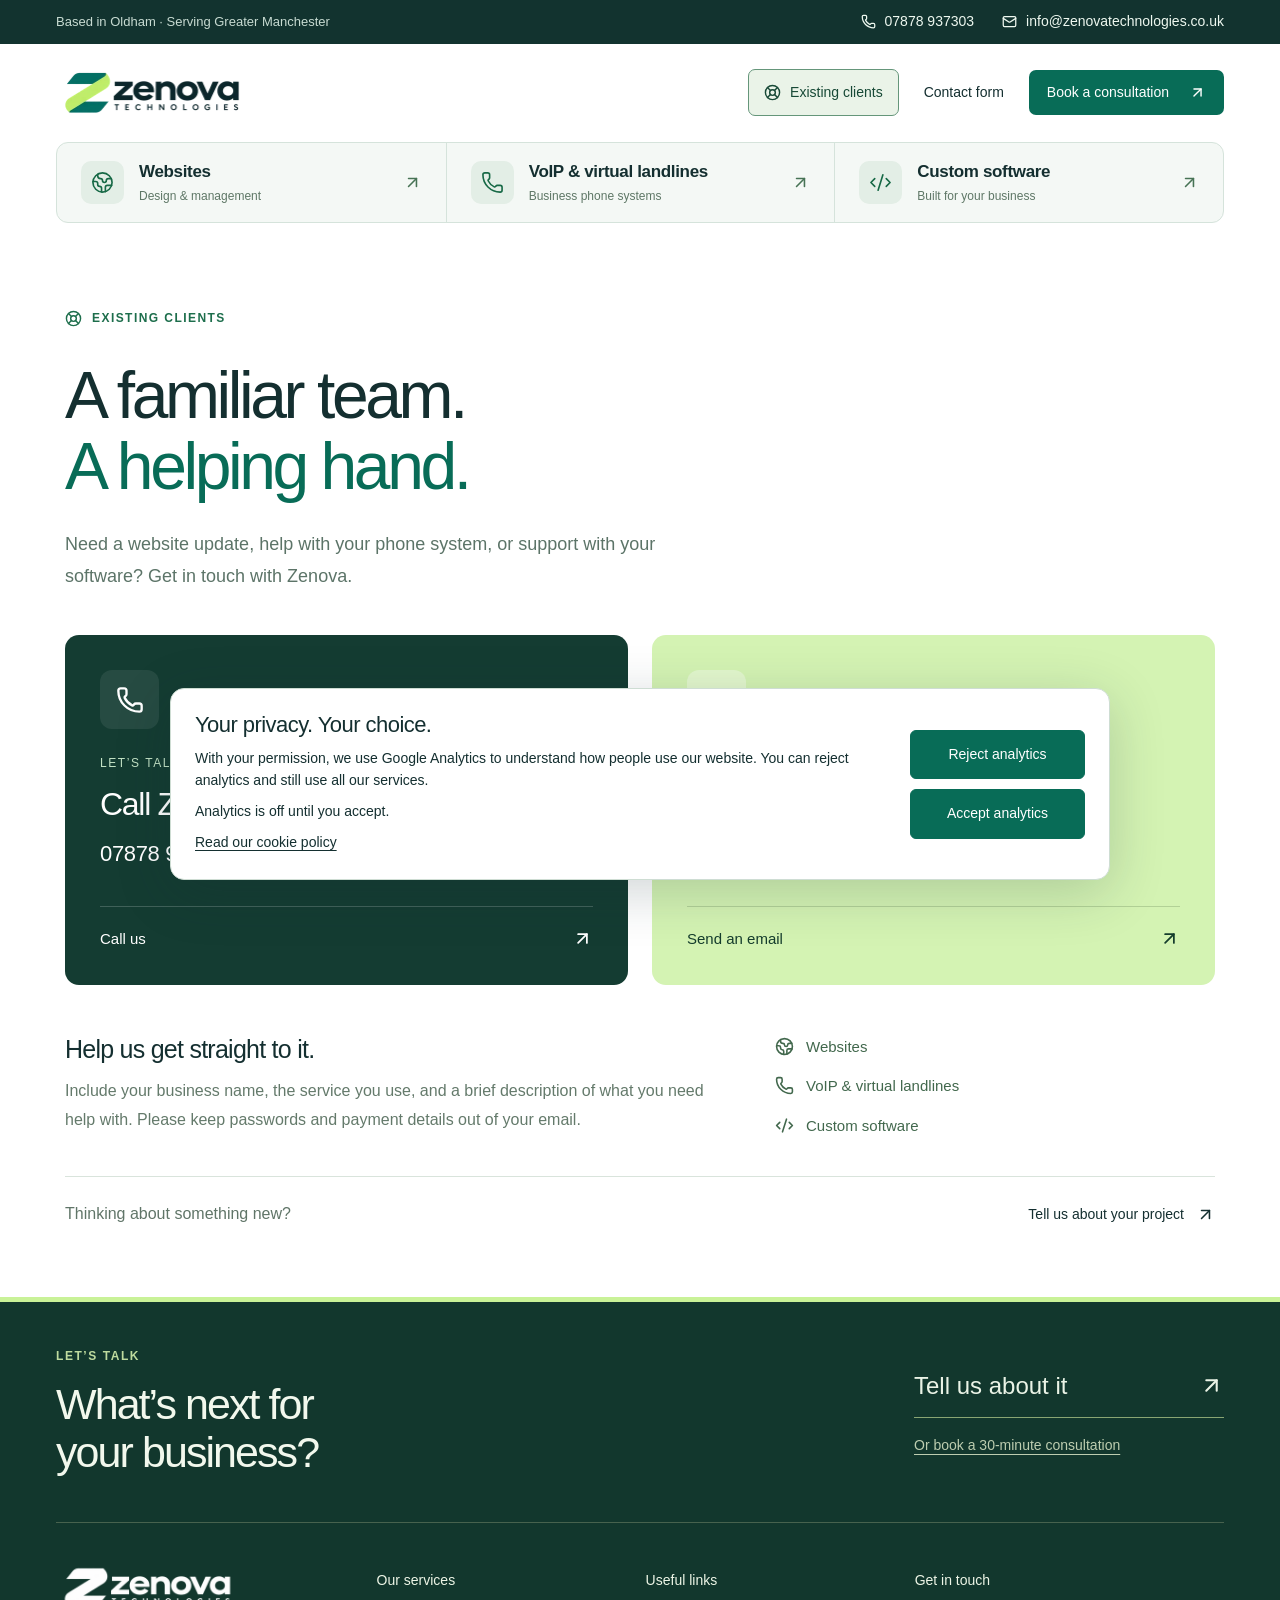
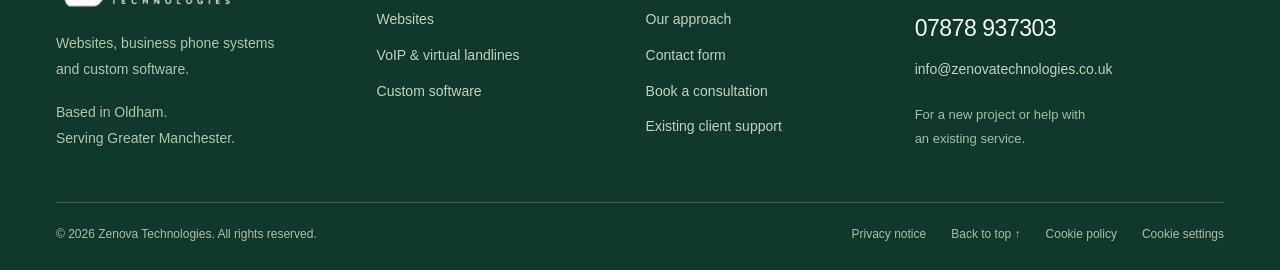
<file: clients.html>
<!doctype html>

<html lang="en-GB"
  ><head
    ><script defer="" src="cookie-consent.js"></script
    ><meta charset="utf-8" /><meta
      content="width=device-width, initial-scale=1"
      name="viewport"
    /><title>Client Support | Zenova Technologies</title
    ><meta
      content="Contact Zenova Technologies for help with your website, business phones or custom software."
      name="description"
    /><meta content="Client Support | Zenova Technologies" property="og:title" /><meta
      content="Contact Zenova Technologies for help with your website, business phones or custom software."
      property="og:description"
    /><meta content="website" property="og:type" /><meta
      content="en_GB"
      property="og:locale"
    /><link href="assets/favicon.svg" rel="icon" /><link
      href="styles.css"
      rel="stylesheet"
    /><script defer="" src="script.js"></script
    ><script type="application/ld+json">
      {
        "@context": "https://schema.org",
        "@type": "Organization",
        "name": "Zenova Technologies",
        "telephone": "+447878937303",
        "email": "info@zenovatechnologies.co.uk",
        "areaServed": ["Oldham", "Greater Manchester"]
      }
    </script></head
  ><body
    ><a class="skip-link" href="#client-main">Skip to content</a
    ><div class="contact-ribbon"
      ><div class="wrap"
        ><span>Based in Oldham · Serving Greater Manchester</span
        ><div
          ><a href="tel:+447878937303"
            ><svg
              aria-hidden="true"
              class="lucide lucide-phone"
              fill="none"
              height="15"
              stroke="currentColor"
              stroke-linecap="round"
              stroke-linejoin="round"
              stroke-width="2"
              viewbox="0 0 24 24"
              width="15"
              xmlns="http://www.w3.org/2000/svg"
            >
              <path
                d="M13.832 16.568a1 1 0 0 0 1.213-.303l.355-.465A2 2 0 0 1 17 15h3a2 2 0 0 1 2 2v3a2 2 0 0 1-2 2A18 18 0 0 1 2 4a2 2 0 0 1 2-2h3a2 2 0 0 1 2 2v3a2 2 0 0 1-.8 1.6l-.468.351a1 1 0 0 0-.292 1.233 14 14 0 0 0 6.392 6.384"
              ></path></svg
            >07878 937303</a
          ><a href="mailto:info@zenovatechnologies.co.uk"
            ><svg
              aria-hidden="true"
              class="lucide lucide-mail"
              fill="none"
              height="15"
              stroke="currentColor"
              stroke-linecap="round"
              stroke-linejoin="round"
              stroke-width="2"
              viewbox="0 0 24 24"
              width="15"
              xmlns="http://www.w3.org/2000/svg"
            >
              <path d="m22 7-8.991 5.727a2 2 0 0 1-2.009 0L2 7"></path>
              <rect height="16" rx="2" width="20" x="2" y="4"></rect></svg
            >info@zenovatechnologies.co.uk</a
          ></div
        ></div
      ></div
    ><header class="site-header" id="top"
      ><div class="site-header-top wrap"
        ><a aria-label="Zenova Technologies home" class="brand" href="index.html"
          ><img
            alt="Zenova Technologies"
            height="256"
            sizes="(max-width: 700px) 150px, 191px"
            src="assets/zenova-logo-384.webp"
            srcset="assets/zenova-logo-384.webp 384w, assets/zenova-logo-768.webp 768w"
            width="768" /></a
        ><div class="site-header-actions"
          ><a aria-current="page" class="existing-client-button" href="clients.html"
            ><svg
              aria-hidden="true"
              class="lucide lucide-life-buoy"
              fill="none"
              height="17"
              stroke="currentColor"
              stroke-linecap="round"
              stroke-linejoin="round"
              stroke-width="2"
              viewbox="0 0 24 24"
              width="17"
              xmlns="http://www.w3.org/2000/svg"
            >
              <circle cx="12" cy="12" r="10"></circle>
              <path d="m4.93 4.93 4.24 4.24"></path>
              <path d="m14.83 9.17 4.24-4.24"></path>
              <path d="m14.83 14.83 4.24 4.24"></path>
              <path d="m9.17 14.83-4.24 4.24"></path>
              <circle cx="12" cy="12" r="4"></circle></svg
            >Existing clients</a
          ><div class="header-contact-actions"
            ><a class="text-link" href="index.html#contact-form">Contact form</a
            ><a class="button button-small" href="index.html#consultation"
              >Book a consultation
              <svg
                aria-hidden="true"
                class="lucide lucide-arrow-up-right"
                fill="none"
                height="17"
                stroke="currentColor"
                stroke-linecap="round"
                stroke-linejoin="round"
                stroke-width="2"
                viewbox="0 0 24 24"
                width="17"
                xmlns="http://www.w3.org/2000/svg"
              >
                <path d="M7 7h10v10"></path>
                <path d="M7 17 17 7"></path></svg></a></div></div></div
      ><nav aria-label="Our services" class="service-navigation wrap"
        ><a class="service-navigation-link" href="web-design.html"
          ><span class="service-nav-icon"
            ><svg
              aria-hidden="true"
              class="lucide lucide-earth"
              fill="none"
              height="23"
              stroke="currentColor"
              stroke-linecap="round"
              stroke-linejoin="round"
              stroke-width="1.7"
              viewbox="0 0 24 24"
              width="23"
              xmlns="http://www.w3.org/2000/svg"
            >
              <path d="M21.54 15H17a2 2 0 0 0-2 2v4.54"></path>
              <path
                d="M7 3.34V5a3 3 0 0 0 3 3a2 2 0 0 1 2 2c0 1.1.9 2 2 2a2 2 0 0 0 2-2c0-1.1.9-2 2-2h3.17"
              ></path>
              <path d="M11 21.95V18a2 2 0 0 0-2-2a2 2 0 0 1-2-2v-1a2 2 0 0 0-2-2H2.05"></path>
              <circle cx="12" cy="12" r="10"></circle></svg></span
          ><span><strong>Websites</strong><small>Design &amp; management</small></span
          ><svg
            aria-hidden="true"
            class="lucide lucide-arrow-up-right service-nav-arrow"
            fill="none"
            height="19"
            stroke="currentColor"
            stroke-linecap="round"
            stroke-linejoin="round"
            stroke-width="2"
            viewbox="0 0 24 24"
            width="19"
            xmlns="http://www.w3.org/2000/svg"
          >
            <path d="M7 7h10v10"></path>
            <path d="M7 17 17 7"></path></svg></a
        ><a class="service-navigation-link" href="voip-virtual-landlines.html"
          ><span class="service-nav-icon"
            ><svg
              aria-hidden="true"
              class="lucide lucide-phone"
              fill="none"
              height="23"
              stroke="currentColor"
              stroke-linecap="round"
              stroke-linejoin="round"
              stroke-width="1.7"
              viewbox="0 0 24 24"
              width="23"
              xmlns="http://www.w3.org/2000/svg"
            >
              <path
                d="M13.832 16.568a1 1 0 0 0 1.213-.303l.355-.465A2 2 0 0 1 17 15h3a2 2 0 0 1 2 2v3a2 2 0 0 1-2 2A18 18 0 0 1 2 4a2 2 0 0 1 2-2h3a2 2 0 0 1 2 2v3a2 2 0 0 1-.8 1.6l-.468.351a1 1 0 0 0-.292 1.233 14 14 0 0 0 6.392 6.384"
              ></path></svg></span
          ><span
            ><strong>VoIP &amp; virtual landlines</strong
            ><small>Business phone systems</small></span
          ><svg
            aria-hidden="true"
            class="lucide lucide-arrow-up-right service-nav-arrow"
            fill="none"
            height="19"
            stroke="currentColor"
            stroke-linecap="round"
            stroke-linejoin="round"
            stroke-width="2"
            viewbox="0 0 24 24"
            width="19"
            xmlns="http://www.w3.org/2000/svg"
          >
            <path d="M7 7h10v10"></path>
            <path d="M7 17 17 7"></path></svg></a
        ><a class="service-navigation-link" href="custom-software.html"
          ><span class="service-nav-icon"
            ><svg
              aria-hidden="true"
              class="lucide lucide-code-xml"
              fill="none"
              height="23"
              stroke="currentColor"
              stroke-linecap="round"
              stroke-linejoin="round"
              stroke-width="1.7"
              viewbox="0 0 24 24"
              width="23"
              xmlns="http://www.w3.org/2000/svg"
            >
              <path d="m18 16 4-4-4-4"></path>
              <path d="m6 8-4 4 4 4"></path>
              <path d="m14.5 4-5 16"></path></svg></span
          ><span><strong>Custom software</strong><small>Built for your business</small></span
          ><svg
            aria-hidden="true"
            class="lucide lucide-arrow-up-right service-nav-arrow"
            fill="none"
            height="19"
            stroke="currentColor"
            stroke-linecap="round"
            stroke-linejoin="round"
            stroke-width="2"
            viewbox="0 0 24 24"
            width="19"
            xmlns="http://www.w3.org/2000/svg"
          >
            <path d="M7 7h10v10"></path>
            <path d="M7 17 17 7"></path></svg></a></nav></header
    ><main class="client-main wrap" id="client-main"
      ><div class="client-page-heading"
        ><span class="client-badge"
          ><svg
            aria-hidden="true"
            class="lucide lucide-life-buoy"
            fill="none"
            height="17"
            stroke="currentColor"
            stroke-linecap="round"
            stroke-linejoin="round"
            stroke-width="2"
            viewbox="0 0 24 24"
            width="17"
            xmlns="http://www.w3.org/2000/svg"
          >
            <circle cx="12" cy="12" r="10"></circle>
            <path d="m4.93 4.93 4.24 4.24"></path>
            <path d="m14.83 9.17 4.24-4.24"></path>
            <path d="m14.83 14.83 4.24 4.24"></path>
            <path d="m9.17 14.83-4.24 4.24"></path>
            <circle cx="12" cy="12" r="4"></circle></svg
          >EXISTING CLIENTS</span
        ><h1>A familiar team.<br /><span>A helping hand.</span></h1
        ><p
          >Need a website update, help with your phone system, or support with your software? Get in
          touch with Zenova.</p
        ></div
      ><div class="client-contact-grid"
        ><a class="client-contact-card call-card" href="tel:+447878937303"
          ><span class="client-contact-icon"
            ><svg
              aria-hidden="true"
              class="lucide lucide-phone"
              fill="none"
              height="28"
              stroke="currentColor"
              stroke-linecap="round"
              stroke-linejoin="round"
              stroke-width="2"
              viewbox="0 0 24 24"
              width="28"
              xmlns="http://www.w3.org/2000/svg"
            >
              <path
                d="M13.832 16.568a1 1 0 0 0 1.213-.303l.355-.465A2 2 0 0 1 17 15h3a2 2 0 0 1 2 2v3a2 2 0 0 1-2 2A18 18 0 0 1 2 4a2 2 0 0 1 2-2h3a2 2 0 0 1 2 2v3a2 2 0 0 1-.8 1.6l-.468.351a1 1 0 0 0-.292 1.233 14 14 0 0 0 6.392 6.384"
              ></path></svg></span
          ><span class="client-contact-label">LET’S TALK</span><h2>Call Zenova</h2
          ><strong>07878 937303</strong
          ><span class="client-contact-action"
            >Call us
            <svg
              aria-hidden="true"
              class="lucide lucide-arrow-up-right"
              fill="none"
              height="21"
              stroke="currentColor"
              stroke-linecap="round"
              stroke-linejoin="round"
              stroke-width="2"
              viewbox="0 0 24 24"
              width="21"
              xmlns="http://www.w3.org/2000/svg"
            >
              <path d="M7 7h10v10"></path>
              <path d="M7 17 17 7"></path></svg></span></a
        ><a
          class="client-contact-card email-card"
          href="mailto:support@zenovatechnologies.co.uk?subject=Existing%20client%20support"
          ><span class="client-contact-icon"
            ><svg
              aria-hidden="true"
              class="lucide lucide-mail"
              fill="none"
              height="28"
              stroke="currentColor"
              stroke-linecap="round"
              stroke-linejoin="round"
              stroke-width="2"
              viewbox="0 0 24 24"
              width="28"
              xmlns="http://www.w3.org/2000/svg"
            >
              <path d="m22 7-8.991 5.727a2 2 0 0 1-2.009 0L2 7"></path>
              <rect height="16" rx="2" width="20" x="2" y="4"></rect></svg></span
          ><span class="client-contact-label">TELL US WHAT YOU NEED</span><h2>Email Zenova</h2
          ><strong>support@zenovatechnologies.co.uk</strong
          ><span class="client-contact-action"
            >Send an email
            <svg
              aria-hidden="true"
              class="lucide lucide-arrow-up-right"
              fill="none"
              height="21"
              stroke="currentColor"
              stroke-linecap="round"
              stroke-linejoin="round"
              stroke-width="2"
              viewbox="0 0 24 24"
              width="21"
              xmlns="http://www.w3.org/2000/svg"
            >
              <path d="M7 7h10v10"></path>
              <path d="M7 17 17 7"></path></svg></span></a></div
      ><div class="client-help-note"
        ><div
          ><h2>Help us get straight to it.</h2
          ><p
            >Include your business name, the service you use, and a brief description of what you
            need help with. Please keep passwords and payment details out of your email.</p
          ></div
        ><div class="client-service-list"
          ><span
            ><svg
              aria-hidden="true"
              class="lucide lucide-earth"
              fill="none"
              height="19"
              stroke="currentColor"
              stroke-linecap="round"
              stroke-linejoin="round"
              stroke-width="2"
              viewbox="0 0 24 24"
              width="19"
              xmlns="http://www.w3.org/2000/svg"
            >
              <path d="M21.54 15H17a2 2 0 0 0-2 2v4.54"></path>
              <path
                d="M7 3.34V5a3 3 0 0 0 3 3a2 2 0 0 1 2 2c0 1.1.9 2 2 2a2 2 0 0 0 2-2c0-1.1.9-2 2-2h3.17"
              ></path>
              <path d="M11 21.95V18a2 2 0 0 0-2-2a2 2 0 0 1-2-2v-1a2 2 0 0 0-2-2H2.05"></path>
              <circle cx="12" cy="12" r="10"></circle></svg
            >Websites</span
          ><span
            ><svg
              aria-hidden="true"
              class="lucide lucide-phone"
              fill="none"
              height="19"
              stroke="currentColor"
              stroke-linecap="round"
              stroke-linejoin="round"
              stroke-width="2"
              viewbox="0 0 24 24"
              width="19"
              xmlns="http://www.w3.org/2000/svg"
            >
              <path
                d="M13.832 16.568a1 1 0 0 0 1.213-.303l.355-.465A2 2 0 0 1 17 15h3a2 2 0 0 1 2 2v3a2 2 0 0 1-2 2A18 18 0 0 1 2 4a2 2 0 0 1 2-2h3a2 2 0 0 1 2 2v3a2 2 0 0 1-.8 1.6l-.468.351a1 1 0 0 0-.292 1.233 14 14 0 0 0 6.392 6.384"
              ></path></svg
            >VoIP &amp; virtual landlines</span
          ><span
            ><svg
              aria-hidden="true"
              class="lucide lucide-code-xml"
              fill="none"
              height="19"
              stroke="currentColor"
              stroke-linecap="round"
              stroke-linejoin="round"
              stroke-width="2"
              viewbox="0 0 24 24"
              width="19"
              xmlns="http://www.w3.org/2000/svg"
            >
              <path d="m18 16 4-4-4-4"></path>
              <path d="m6 8-4 4 4 4"></path>
              <path d="m14.5 4-5 16"></path></svg
            >Custom software</span
          ></div
        ></div
      ><div class="client-next-step"
        ><p>Thinking about something new?</p
        ><a class="text-link" href="index.html#contact"
          >Tell us about your project
          <svg
            aria-hidden="true"
            class="lucide lucide-arrow-up-right"
            fill="none"
            height="19"
            stroke="currentColor"
            stroke-linecap="round"
            stroke-linejoin="round"
            stroke-width="2"
            viewbox="0 0 24 24"
            width="19"
            xmlns="http://www.w3.org/2000/svg"
          >
            <path d="M7 7h10v10"></path>
            <path d="M7 17 17 7"></path></svg></a></div></main
    ><footer class="site-footer"
      ><div class="wrap footer-invitation"
        ><div
          ><p class="eyebrow">LET’S TALK</p><h2>What’s next for<br />your business?</h2></div
        ><div
          ><a class="footer-start" href="index.html#contact-form"
            >Tell us about it
            <svg
              aria-hidden="true"
              class="lucide lucide-arrow-up-right"
              fill="none"
              height="25"
              stroke="currentColor"
              stroke-linecap="round"
              stroke-linejoin="round"
              stroke-width="2"
              viewbox="0 0 24 24"
              width="25"
              xmlns="http://www.w3.org/2000/svg"
            >
              <path d="M7 7h10v10"></path>
              <path d="M7 17 17 7"></path></svg></a
          ><a class="footer-book" href="index.html#consultation"
            >Or book a 30-minute consultation</a
          ></div
        ></div
      ><div class="wrap footer-directory"
        ><div class="footer-identity"
          ><a class="brand" href="index.html"
            ><img
              alt="Zenova Technologies"
              height="256"
              loading="lazy"
              sizes="190px"
              src="assets/zenova-logo-384.webp"
              srcset="assets/zenova-logo-384.webp 384w, assets/zenova-logo-768.webp 768w"
              width="768" /></a
          ><p>Websites, business phone systems and custom software.</p
          ><p>Based in Oldham.<br />Serving Greater Manchester.</p></div
        ><nav aria-label="Footer services"
          ><h3>Our services</h3><a href="web-design.html">Websites</a
          ><a href="voip-virtual-landlines.html">VoIP &amp; virtual landlines</a
          ><a href="custom-software.html">Custom software</a></nav
        ><nav aria-label="Footer useful links"
          ><h3>Useful links</h3><a href="index.html#approach">Our approach</a
          ><a href="index.html#contact-form">Contact form</a
          ><a href="index.html#consultation">Book a consultation</a
          ><a href="clients.html">Existing client support</a></nav
        ><div class="footer-reach"
          ><h3>Get in touch</h3><a class="footer-phone" href="tel:+447878937303">07878 937303</a
          ><a href="mailto:info@zenovatechnologies.co.uk">info@zenovatechnologies.co.uk</a
          ><p>For a new project or help with<br />an existing service.</p></div
        ></div
      ><div class="wrap footer-legal"
        ><span>© 2026 Zenova Technologies. All rights reserved.</span
        ><div
          ><a href="privacy.html">Privacy notice</a><a href="#top">Back to top ↑</a
          ><a href="cookies.html">Cookie policy</a
          ><button data-cookie-settings="" type="button">Cookie settings</button></div
        ></div
      ></footer
    ><aside
      aria-describedby="cookie-description"
      aria-labelledby="cookie-title"
      aria-modal="false"
      class="cookie-banner"
      hidden=""
      id="cookie-banner"
      role="dialog"
      ><div class="cookie-copy"
        ><h2 id="cookie-title">Your privacy. Your choice.</h2
        ><p id="cookie-description"
          >With your permission, we use Google Analytics to understand how people use our website.
          You can reject analytics and still use all our services.</p
        ><p id="cookie-current-choice">Analytics is off until you accept.</p
        ><a href="cookies.html">Read our cookie policy</a></div
      ><div class="cookie-actions"
        ><button data-cookie-reject="" type="button">Reject analytics</button
        ><button data-cookie-accept="" type="button">Accept analytics</button></div
      ></aside
    ></body
  ></html
>
</file>
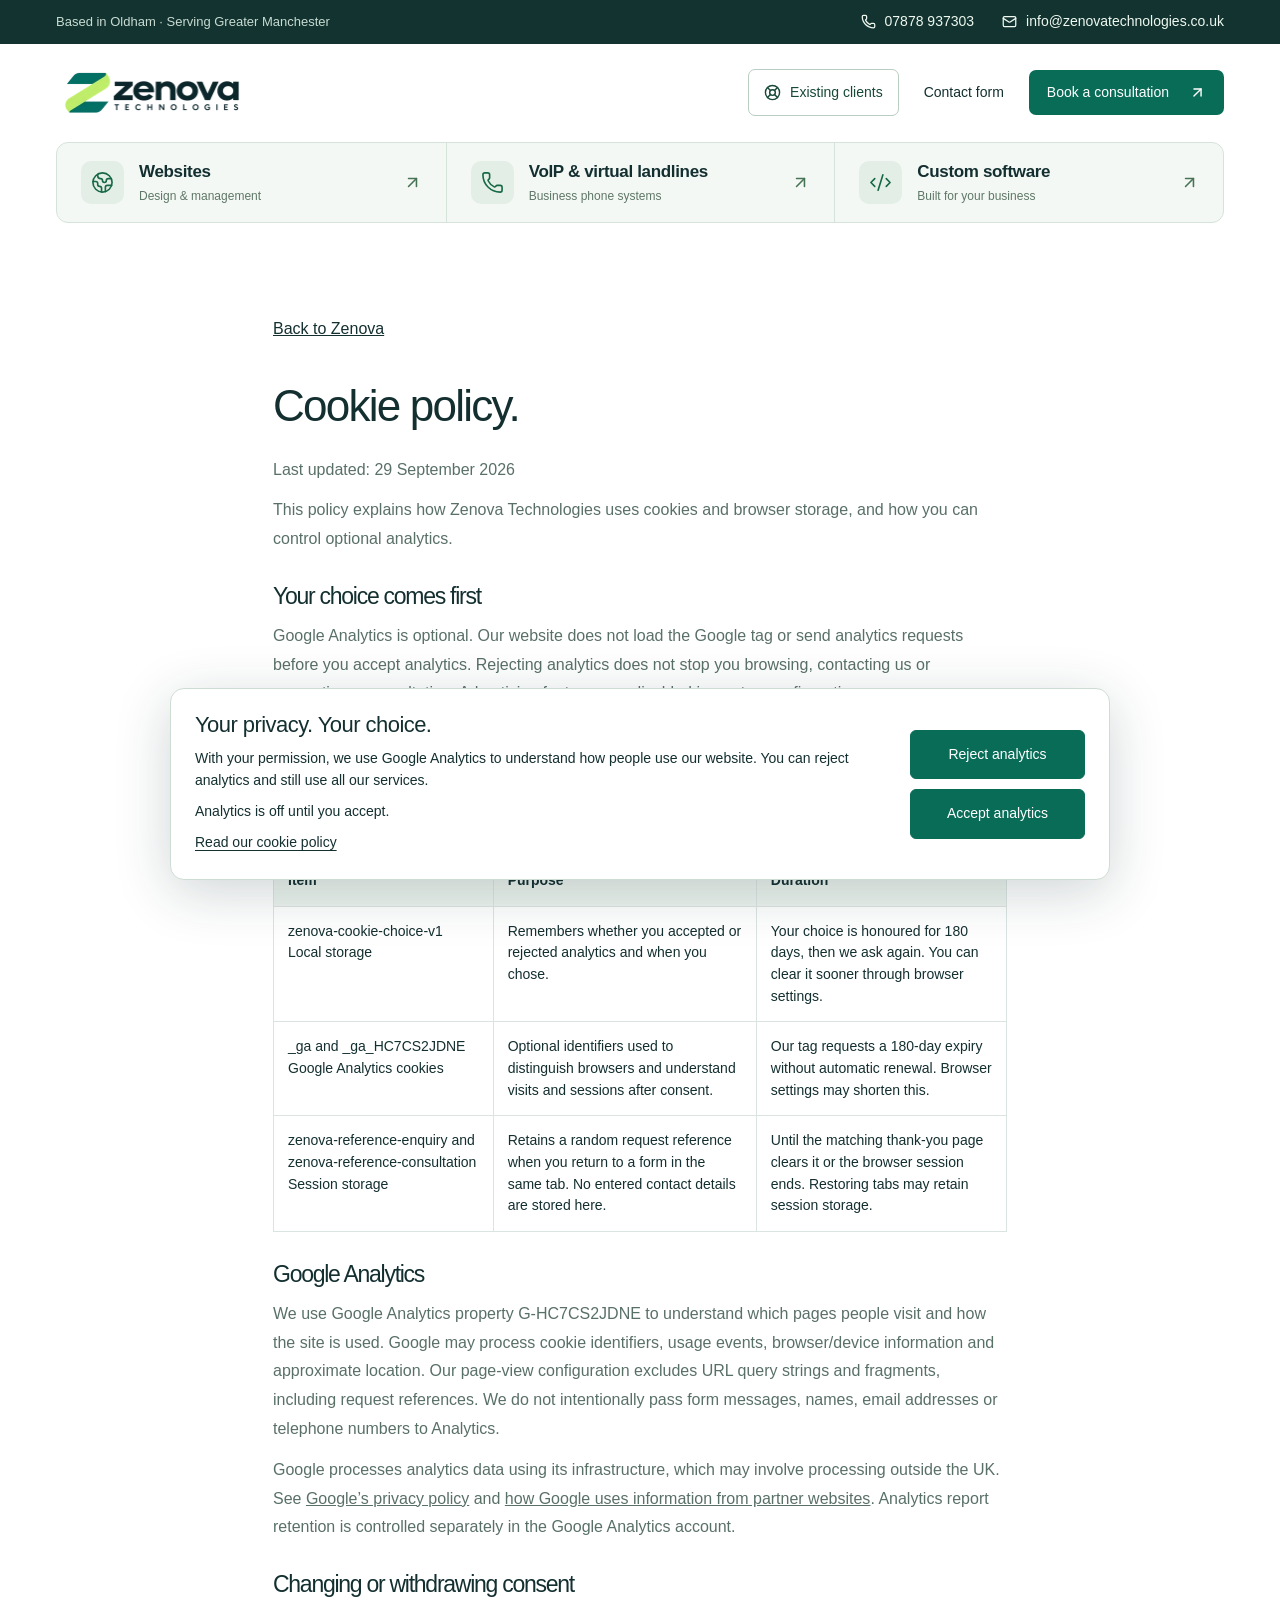
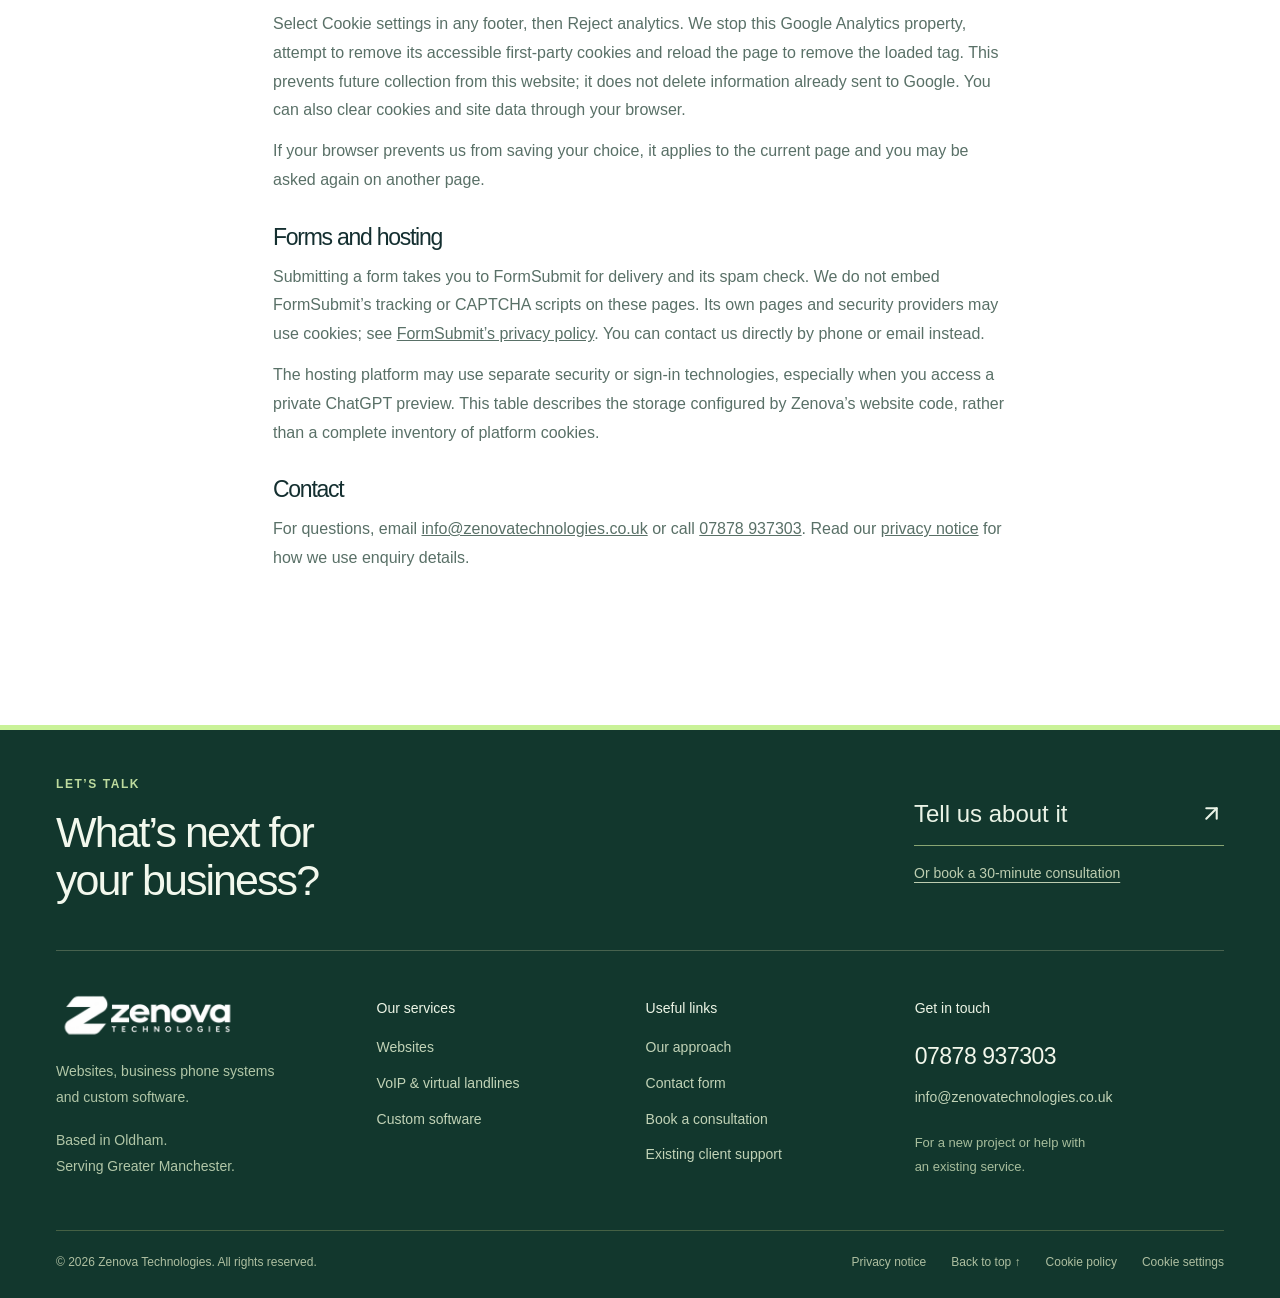
<file: cookies.html>
<!doctype html>

<html lang="en-GB"
  ><head
    ><script defer="" src="cookie-consent.js"></script
    ><meta charset="utf-8" /><meta
      content="width=device-width, initial-scale=1"
      name="viewport"
    /><title>Cookie Policy | Zenova Technologies</title
    ><meta
      content="Your choices about Google Analytics cookies and browser storage on the Zenova Technologies website."
      name="description"
    /><meta content="Cookie policy | Zenova Technologies" property="og:title" /><meta
      content="Cookie policy | Zenova Technologies"
      property="og:description"
    /><meta content="website" property="og:type" /><meta
      content="en_GB"
      property="og:locale"
    /><link href="assets/favicon.svg" rel="icon" /><link
      href="styles.css"
      rel="stylesheet"
    /><script defer="" src="script.js"></script
    ><script type="application/ld+json">
      {
        "@context": "https://schema.org",
        "@type": "Organization",
        "name": "Zenova Technologies",
        "telephone": "+447878937303",
        "email": "info@zenovatechnologies.co.uk",
        "areaServed": ["Oldham", "Greater Manchester"]
      }
    </script></head
  ><body
    ><div class="contact-ribbon"
      ><div class="wrap"
        ><span>Based in Oldham · Serving Greater Manchester</span
        ><div
          ><a href="tel:+447878937303"
            ><svg
              aria-hidden="true"
              class="lucide lucide-phone"
              fill="none"
              height="15"
              stroke="currentColor"
              stroke-linecap="round"
              stroke-linejoin="round"
              stroke-width="2"
              viewbox="0 0 24 24"
              width="15"
              xmlns="http://www.w3.org/2000/svg"
            >
              <path
                d="M13.832 16.568a1 1 0 0 0 1.213-.303l.355-.465A2 2 0 0 1 17 15h3a2 2 0 0 1 2 2v3a2 2 0 0 1-2 2A18 18 0 0 1 2 4a2 2 0 0 1 2-2h3a2 2 0 0 1 2 2v3a2 2 0 0 1-.8 1.6l-.468.351a1 1 0 0 0-.292 1.233 14 14 0 0 0 6.392 6.384"
              ></path></svg
            >07878 937303</a
          ><a href="mailto:info@zenovatechnologies.co.uk"
            ><svg
              aria-hidden="true"
              class="lucide lucide-mail"
              fill="none"
              height="15"
              stroke="currentColor"
              stroke-linecap="round"
              stroke-linejoin="round"
              stroke-width="2"
              viewbox="0 0 24 24"
              width="15"
              xmlns="http://www.w3.org/2000/svg"
            >
              <path d="m22 7-8.991 5.727a2 2 0 0 1-2.009 0L2 7"></path>
              <rect height="16" rx="2" width="20" x="2" y="4"></rect></svg
            >info@zenovatechnologies.co.uk</a
          ></div
        ></div
      ></div
    ><header class="site-header" id="top"
      ><div class="site-header-top wrap"
        ><a aria-label="Zenova Technologies home" class="brand" href="index.html"
          ><img
            alt="Zenova Technologies"
            height="256"
            sizes="(max-width: 700px) 150px, 191px"
            src="assets/zenova-logo-384.webp"
            srcset="assets/zenova-logo-384.webp 384w, assets/zenova-logo-768.webp 768w"
            width="768" /></a
        ><div class="site-header-actions"
          ><a class="existing-client-button" href="clients.html"
            ><svg
              aria-hidden="true"
              class="lucide lucide-life-buoy"
              fill="none"
              height="17"
              stroke="currentColor"
              stroke-linecap="round"
              stroke-linejoin="round"
              stroke-width="2"
              viewbox="0 0 24 24"
              width="17"
              xmlns="http://www.w3.org/2000/svg"
            >
              <circle cx="12" cy="12" r="10"></circle>
              <path d="m4.93 4.93 4.24 4.24"></path>
              <path d="m14.83 9.17 4.24-4.24"></path>
              <path d="m14.83 14.83 4.24 4.24"></path>
              <path d="m9.17 14.83-4.24 4.24"></path>
              <circle cx="12" cy="12" r="4"></circle></svg
            >Existing clients</a
          ><div class="header-contact-actions"
            ><a class="text-link" href="index.html#contact-form">Contact form</a
            ><a class="button button-small" href="index.html#consultation"
              >Book a consultation
              <svg
                aria-hidden="true"
                class="lucide lucide-arrow-up-right"
                fill="none"
                height="17"
                stroke="currentColor"
                stroke-linecap="round"
                stroke-linejoin="round"
                stroke-width="2"
                viewbox="0 0 24 24"
                width="17"
                xmlns="http://www.w3.org/2000/svg"
              >
                <path d="M7 7h10v10"></path>
                <path d="M7 17 17 7"></path></svg></a></div></div></div
      ><nav aria-label="Our services" class="service-navigation wrap"
        ><a class="service-navigation-link" href="web-design.html"
          ><span class="service-nav-icon"
            ><svg
              aria-hidden="true"
              class="lucide lucide-earth"
              fill="none"
              height="23"
              stroke="currentColor"
              stroke-linecap="round"
              stroke-linejoin="round"
              stroke-width="1.7"
              viewbox="0 0 24 24"
              width="23"
              xmlns="http://www.w3.org/2000/svg"
            >
              <path d="M21.54 15H17a2 2 0 0 0-2 2v4.54"></path>
              <path
                d="M7 3.34V5a3 3 0 0 0 3 3a2 2 0 0 1 2 2c0 1.1.9 2 2 2a2 2 0 0 0 2-2c0-1.1.9-2 2-2h3.17"
              ></path>
              <path d="M11 21.95V18a2 2 0 0 0-2-2a2 2 0 0 1-2-2v-1a2 2 0 0 0-2-2H2.05"></path>
              <circle cx="12" cy="12" r="10"></circle></svg></span
          ><span><strong>Websites</strong><small>Design &amp; management</small></span
          ><svg
            aria-hidden="true"
            class="lucide lucide-arrow-up-right service-nav-arrow"
            fill="none"
            height="19"
            stroke="currentColor"
            stroke-linecap="round"
            stroke-linejoin="round"
            stroke-width="2"
            viewbox="0 0 24 24"
            width="19"
            xmlns="http://www.w3.org/2000/svg"
          >
            <path d="M7 7h10v10"></path>
            <path d="M7 17 17 7"></path></svg></a
        ><a class="service-navigation-link" href="voip-virtual-landlines.html"
          ><span class="service-nav-icon"
            ><svg
              aria-hidden="true"
              class="lucide lucide-phone"
              fill="none"
              height="23"
              stroke="currentColor"
              stroke-linecap="round"
              stroke-linejoin="round"
              stroke-width="1.7"
              viewbox="0 0 24 24"
              width="23"
              xmlns="http://www.w3.org/2000/svg"
            >
              <path
                d="M13.832 16.568a1 1 0 0 0 1.213-.303l.355-.465A2 2 0 0 1 17 15h3a2 2 0 0 1 2 2v3a2 2 0 0 1-2 2A18 18 0 0 1 2 4a2 2 0 0 1 2-2h3a2 2 0 0 1 2 2v3a2 2 0 0 1-.8 1.6l-.468.351a1 1 0 0 0-.292 1.233 14 14 0 0 0 6.392 6.384"
              ></path></svg></span
          ><span
            ><strong>VoIP &amp; virtual landlines</strong
            ><small>Business phone systems</small></span
          ><svg
            aria-hidden="true"
            class="lucide lucide-arrow-up-right service-nav-arrow"
            fill="none"
            height="19"
            stroke="currentColor"
            stroke-linecap="round"
            stroke-linejoin="round"
            stroke-width="2"
            viewbox="0 0 24 24"
            width="19"
            xmlns="http://www.w3.org/2000/svg"
          >
            <path d="M7 7h10v10"></path>
            <path d="M7 17 17 7"></path></svg></a
        ><a class="service-navigation-link" href="custom-software.html"
          ><span class="service-nav-icon"
            ><svg
              aria-hidden="true"
              class="lucide lucide-code-xml"
              fill="none"
              height="23"
              stroke="currentColor"
              stroke-linecap="round"
              stroke-linejoin="round"
              stroke-width="1.7"
              viewbox="0 0 24 24"
              width="23"
              xmlns="http://www.w3.org/2000/svg"
            >
              <path d="m18 16 4-4-4-4"></path>
              <path d="m6 8-4 4 4 4"></path>
              <path d="m14.5 4-5 16"></path></svg></span
          ><span><strong>Custom software</strong><small>Built for your business</small></span
          ><svg
            aria-hidden="true"
            class="lucide lucide-arrow-up-right service-nav-arrow"
            fill="none"
            height="19"
            stroke="currentColor"
            stroke-linecap="round"
            stroke-linejoin="round"
            stroke-width="2"
            viewbox="0 0 24 24"
            width="19"
            xmlns="http://www.w3.org/2000/svg"
          >
            <path d="M7 7h10v10"></path>
            <path d="M7 17 17 7"></path></svg></a></nav></header
    ><main class="simple-page"
      ><a href="index.html">Back to Zenova</a><h1>Cookie policy.</h1
      ><p>Last updated: 29 September 2026</p
      ><p
        >This policy explains how Zenova Technologies uses cookies and browser storage, and how you
        can control optional analytics.</p
      ><h2>Your choice comes first</h2
      ><p
        >Google Analytics is optional. Our website does not load the Google tag or send analytics
        requests before you accept analytics. Rejecting analytics does not stop you browsing,
        contacting us or requesting a consultation. Advertising features are disabled in our tag
        configuration.</p
      ><p
        ><button class="button" data-cookie-settings="" type="button"
          >Change cookie settings</button
        ></p
      ><h2>What we store</h2
      ><div class="cookie-table-scroll"
        ><table class="cookie-table"
          ><thead
            ><tr><th>Item</th><th>Purpose</th><th>Duration</th></tr></thead
          ><tbody
            ><tr
              ><td>zenova-cookie-choice-v1<br />Local storage</td
              ><td>Remembers whether you accepted or rejected analytics and when you chose.</td
              ><td
                >Your choice is honoured for 180 days, then we ask again. You can clear it sooner
                through browser settings.</td
              ></tr
            ><tr
              ><td>_ga and _ga_HC7CS2JDNE<br />Google Analytics cookies</td
              ><td
                >Optional identifiers used to distinguish browsers and understand visits and
                sessions after consent.</td
              ><td
                >Our tag requests a 180-day expiry without automatic renewal. Browser settings may
                shorten this.</td
              ></tr
            ><tr
              ><td
                >zenova-reference-enquiry and zenova-reference-consultation<br />Session storage</td
              ><td
                >Retains a random request reference when you return to a form in the same tab. No
                entered contact details are stored here.</td
              ><td
                >Until the matching thank-you page clears it or the browser session ends. Restoring
                tabs may retain session storage.</td
              ></tr
            ></tbody
          ></table
        ></div
      ><h2>Google Analytics</h2
      ><p
        >We use Google Analytics property G-HC7CS2JDNE to understand which pages people visit and
        how the site is used. Google may process cookie identifiers, usage events, browser/device
        information and approximate location. Our page-view configuration excludes URL query strings
        and fragments, including request references. We do not intentionally pass form messages,
        names, email addresses or telephone numbers to Analytics.</p
      ><p
        >Google processes analytics data using its infrastructure, which may involve processing
        outside the UK. See
        <a href="https://policies.google.com/privacy" rel="noopener" target="_blank"
          >Google’s privacy policy</a
        >
        and
        <a
          href="https://policies.google.com/technologies/partner-sites"
          rel="noopener"
          target="_blank"
          >how Google uses information from partner websites</a
        >. Analytics report retention is controlled separately in the Google Analytics account.</p
      ><h2>Changing or withdrawing consent</h2
      ><p
        >Select Cookie settings in any footer, then Reject analytics. We stop this Google Analytics
        property, attempt to remove its accessible first-party cookies and reload the page to remove
        the loaded tag. This prevents future collection from this website; it does not delete
        information already sent to Google. You can also clear cookies and site data through your
        browser.</p
      ><p
        >If your browser prevents us from saving your choice, it applies to the current page and you
        may be asked again on another page.</p
      ><h2>Forms and hosting</h2
      ><p
        >Submitting a form takes you to FormSubmit for delivery and its spam check. We do not embed
        FormSubmit’s tracking or CAPTCHA scripts on these pages. Its own pages and security
        providers may use cookies; see
        <a href="https://formsubmit.co/privacy.pdf" rel="noopener" target="_blank"
          >FormSubmit’s privacy policy</a
        >. You can contact us directly by phone or email instead.</p
      ><p
        >The hosting platform may use separate security or sign-in technologies, especially when you
        access a private ChatGPT preview. This table describes the storage configured by Zenova’s
        website code, rather than a complete inventory of platform cookies.</p
      ><h2>Contact</h2
      ><p
        >For questions, email
        <a href="mailto:info@zenovatechnologies.co.uk">info@zenovatechnologies.co.uk</a> or call
        <a href="tel:+447878937303">07878 937303</a>. Read our
        <a href="privacy.html">privacy notice</a> for how we use enquiry details.</p
      ></main
    ><footer class="site-footer"
      ><div class="wrap footer-invitation"
        ><div
          ><p class="eyebrow">LET’S TALK</p><h2>What’s next for<br />your business?</h2></div
        ><div
          ><a class="footer-start" href="index.html#contact-form"
            >Tell us about it
            <svg
              aria-hidden="true"
              class="lucide lucide-arrow-up-right"
              fill="none"
              height="25"
              stroke="currentColor"
              stroke-linecap="round"
              stroke-linejoin="round"
              stroke-width="2"
              viewbox="0 0 24 24"
              width="25"
              xmlns="http://www.w3.org/2000/svg"
            >
              <path d="M7 7h10v10"></path>
              <path d="M7 17 17 7"></path></svg></a
          ><a class="footer-book" href="index.html#consultation"
            >Or book a 30-minute consultation</a
          ></div
        ></div
      ><div class="wrap footer-directory"
        ><div class="footer-identity"
          ><a class="brand" href="index.html"
            ><img
              alt="Zenova Technologies"
              height="256"
              loading="lazy"
              sizes="190px"
              src="assets/zenova-logo-384.webp"
              srcset="assets/zenova-logo-384.webp 384w, assets/zenova-logo-768.webp 768w"
              width="768" /></a
          ><p>Websites, business phone systems and custom software.</p
          ><p>Based in Oldham.<br />Serving Greater Manchester.</p></div
        ><nav aria-label="Footer services"
          ><h3>Our services</h3><a href="web-design.html">Websites</a
          ><a href="voip-virtual-landlines.html">VoIP &amp; virtual landlines</a
          ><a href="custom-software.html">Custom software</a></nav
        ><nav aria-label="Footer useful links"
          ><h3>Useful links</h3><a href="index.html#approach">Our approach</a
          ><a href="index.html#contact-form">Contact form</a
          ><a href="index.html#consultation">Book a consultation</a
          ><a href="clients.html">Existing client support</a></nav
        ><div class="footer-reach"
          ><h3>Get in touch</h3><a class="footer-phone" href="tel:+447878937303">07878 937303</a
          ><a href="mailto:info@zenovatechnologies.co.uk">info@zenovatechnologies.co.uk</a
          ><p>For a new project or help with<br />an existing service.</p></div
        ></div
      ><div class="wrap footer-legal"
        ><span>© 2026 Zenova Technologies. All rights reserved.</span
        ><div
          ><a href="privacy.html">Privacy notice</a><a href="#top">Back to top ↑</a
          ><a href="cookies.html">Cookie policy</a
          ><button data-cookie-settings="" type="button">Cookie settings</button></div
        ></div
      ></footer
    ><aside
      aria-describedby="cookie-description"
      aria-labelledby="cookie-title"
      aria-modal="false"
      class="cookie-banner"
      hidden=""
      id="cookie-banner"
      role="dialog"
      ><div class="cookie-copy"
        ><h2 id="cookie-title">Your privacy. Your choice.</h2
        ><p id="cookie-description"
          >With your permission, we use Google Analytics to understand how people use our website.
          You can reject analytics and still use all our services.</p
        ><p id="cookie-current-choice">Analytics is off until you accept.</p
        ><a href="cookies.html">Read our cookie policy</a></div
      ><div class="cookie-actions"
        ><button data-cookie-reject="" type="button">Reject analytics</button
        ><button data-cookie-accept="" type="button">Accept analytics</button></div
      ></aside
    ></body
  ></html
>
</file>
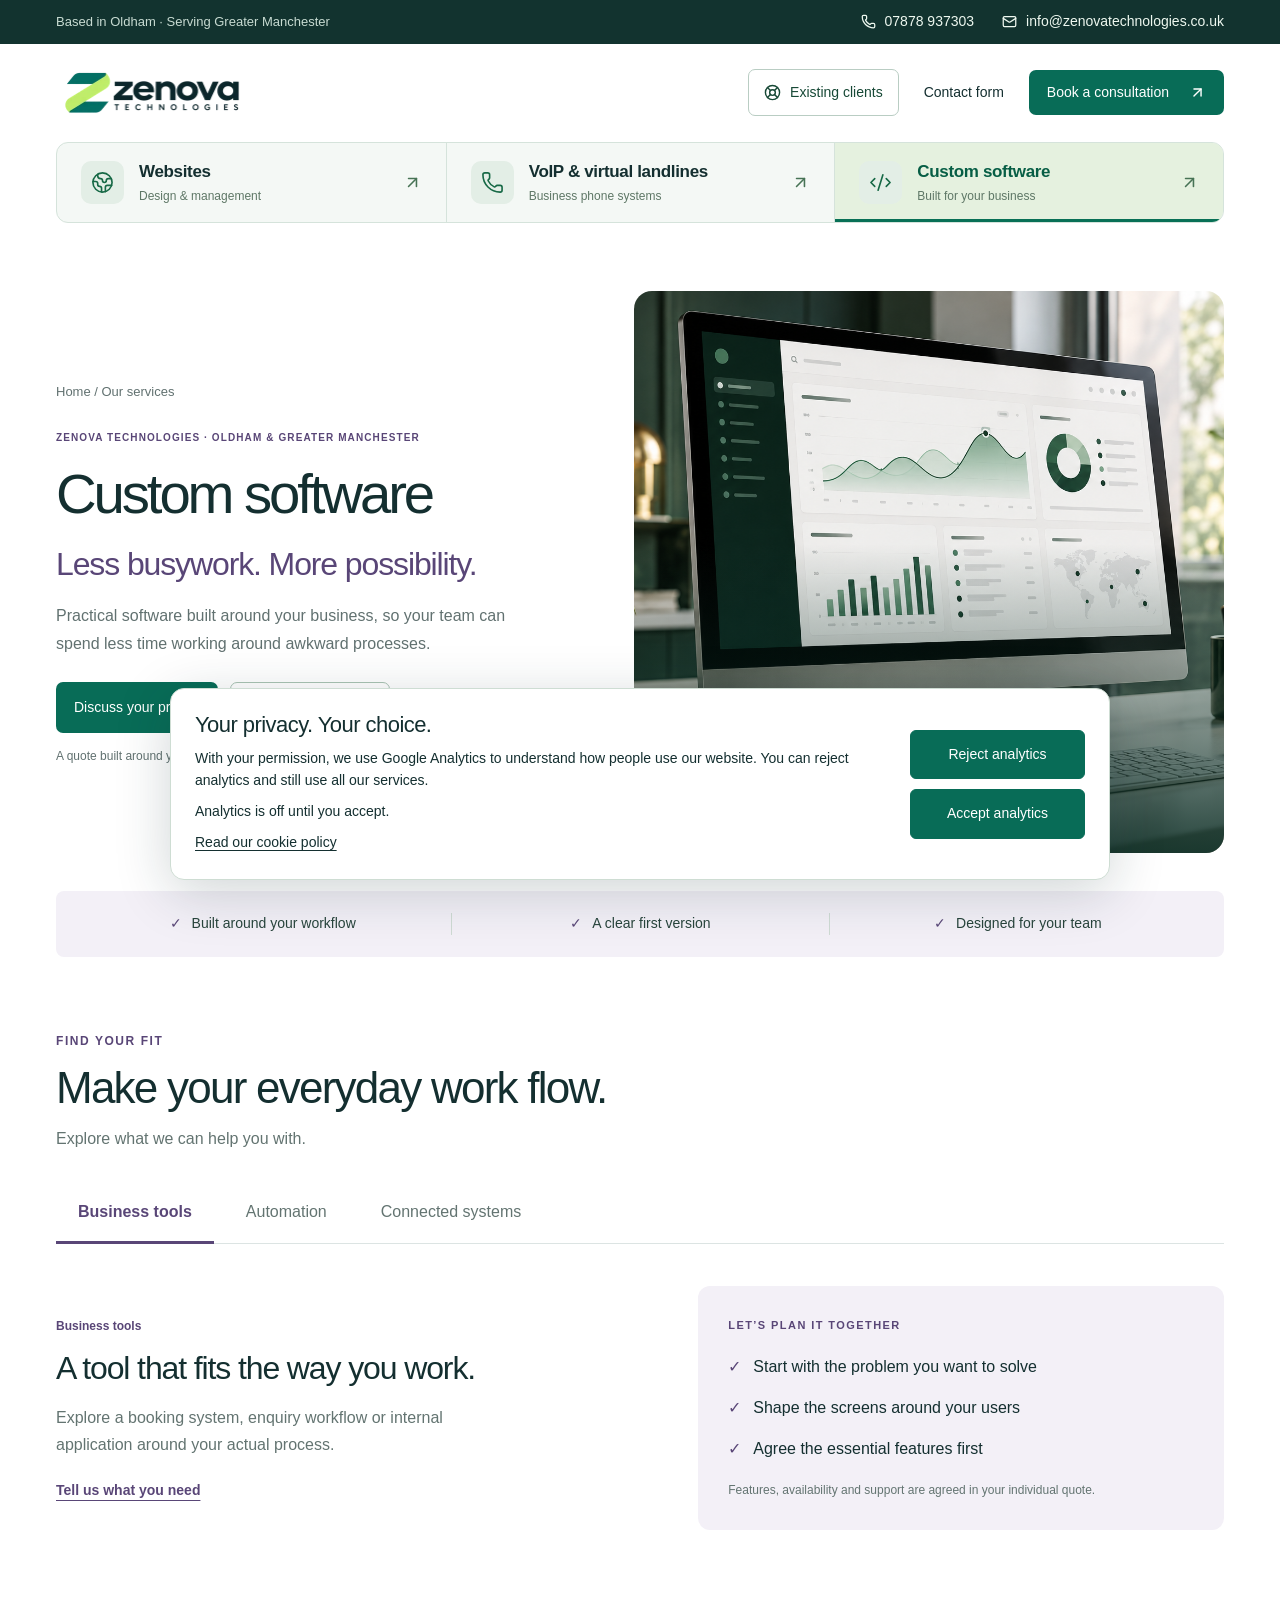
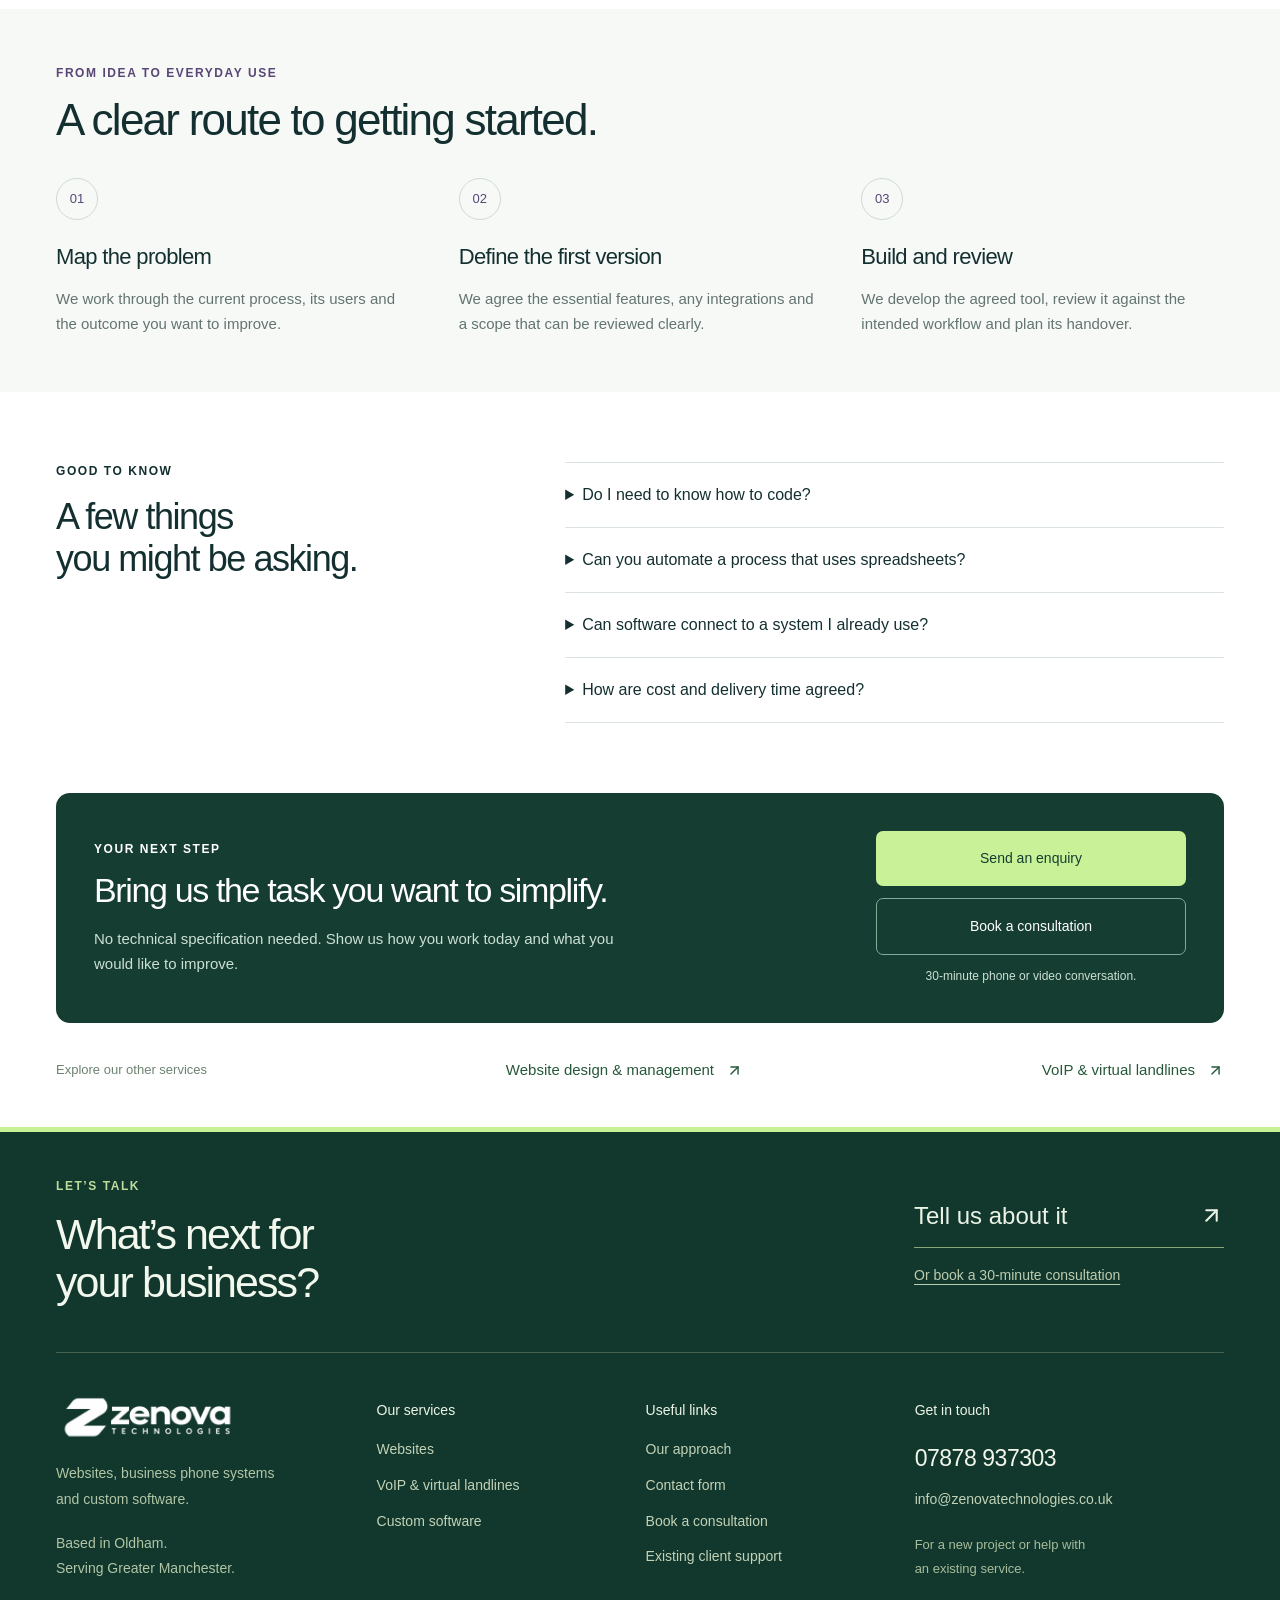
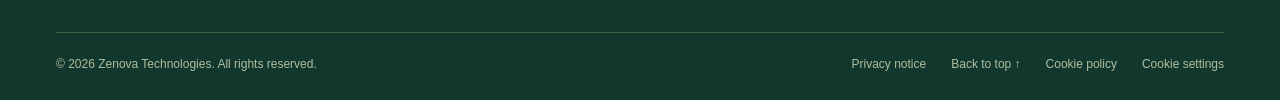
<file: custom-software.html>
<!doctype html>

<html lang="en-GB"
  ><head
    ><script defer="" src="cookie-consent.js"></script
    ><meta charset="utf-8" /><meta
      content="width=device-width, initial-scale=1"
      name="viewport" /><title
      >Custom Software in Oldham | Zenova Technologies | Zenova Technologies</title
    ><meta
      content="Custom software development for businesses in Oldham and Greater Manchester. Discuss booking systems, internal tools and workflow automation with Zenova."
      name="description" /><meta
      content="Custom Software in Oldham | Zenova Technologies | Zenova Technologies"
      property="og:title" /><meta
      content="Custom software development for businesses in Oldham and Greater Manchester. Discuss booking systems, internal tools and workflow automation with Zenova."
      property="og:description" /><meta content="website" property="og:type" /><meta
      content="en_GB"
      property="og:locale" /><link href="assets/favicon.svg" rel="icon" /><link
      href="styles.css"
      rel="stylesheet" /><script defer="" src="script.js"></script
    ><script type="application/ld+json">
      {
        "@context": "https://schema.org",
        "@type": "Organization",
        "name": "Zenova Technologies",
        "telephone": "+447878937303",
        "email": "info@zenovatechnologies.co.uk",
        "areaServed": ["Oldham", "Greater Manchester"]
      }</script
    ><script defer="" src="product-pages.js"></script></head
  ><body
    ><a class="skip-link" href="#service-main">Skip to content</a
    ><div class="contact-ribbon"
      ><div class="wrap"
        ><span>Based in Oldham · Serving Greater Manchester</span
        ><div
          ><a href="tel:+447878937303"
            ><svg
              aria-hidden="true"
              class="lucide lucide-phone"
              fill="none"
              height="15"
              stroke="currentColor"
              stroke-linecap="round"
              stroke-linejoin="round"
              stroke-width="2"
              viewbox="0 0 24 24"
              width="15"
              xmlns="http://www.w3.org/2000/svg"
            >
              <path
                d="M13.832 16.568a1 1 0 0 0 1.213-.303l.355-.465A2 2 0 0 1 17 15h3a2 2 0 0 1 2 2v3a2 2 0 0 1-2 2A18 18 0 0 1 2 4a2 2 0 0 1 2-2h3a2 2 0 0 1 2 2v3a2 2 0 0 1-.8 1.6l-.468.351a1 1 0 0 0-.292 1.233 14 14 0 0 0 6.392 6.384"
              ></path></svg
            >07878 937303</a
          ><a href="mailto:info@zenovatechnologies.co.uk"
            ><svg
              aria-hidden="true"
              class="lucide lucide-mail"
              fill="none"
              height="15"
              stroke="currentColor"
              stroke-linecap="round"
              stroke-linejoin="round"
              stroke-width="2"
              viewbox="0 0 24 24"
              width="15"
              xmlns="http://www.w3.org/2000/svg"
            >
              <path d="m22 7-8.991 5.727a2 2 0 0 1-2.009 0L2 7"></path>
              <rect height="16" rx="2" width="20" x="2" y="4"></rect></svg
            >info@zenovatechnologies.co.uk</a
          ></div
        ></div
      ></div
    ><header class="site-header" id="top"
      ><div class="site-header-top wrap"
        ><a aria-label="Zenova Technologies home" class="brand" href="index.html"
          ><img
            alt="Zenova Technologies"
            height="256"
            sizes="(max-width: 700px) 150px, 191px"
            src="assets/zenova-logo-384.webp"
            srcset="assets/zenova-logo-384.webp 384w, assets/zenova-logo-768.webp 768w"
            width="768" /></a
        ><div class="site-header-actions"
          ><a class="existing-client-button" href="clients.html"
            ><svg
              aria-hidden="true"
              class="lucide lucide-life-buoy"
              fill="none"
              height="17"
              stroke="currentColor"
              stroke-linecap="round"
              stroke-linejoin="round"
              stroke-width="2"
              viewbox="0 0 24 24"
              width="17"
              xmlns="http://www.w3.org/2000/svg"
            >
              <circle cx="12" cy="12" r="10"></circle>
              <path d="m4.93 4.93 4.24 4.24"></path>
              <path d="m14.83 9.17 4.24-4.24"></path>
              <path d="m14.83 14.83 4.24 4.24"></path>
              <path d="m9.17 14.83-4.24 4.24"></path>
              <circle cx="12" cy="12" r="4"></circle></svg
            >Existing clients</a
          ><div class="header-contact-actions"
            ><a class="text-link" href="index.html?service=custom-software#contact-form"
              >Contact form</a
            ><a class="button button-small" href="index.html?service=custom-software#consultation"
              >Book a consultation
              <svg
                aria-hidden="true"
                class="lucide lucide-arrow-up-right"
                fill="none"
                height="17"
                stroke="currentColor"
                stroke-linecap="round"
                stroke-linejoin="round"
                stroke-width="2"
                viewbox="0 0 24 24"
                width="17"
                xmlns="http://www.w3.org/2000/svg"
              >
                <path d="M7 7h10v10"></path>
                <path d="M7 17 17 7"></path></svg></a></div></div></div
      ><nav aria-label="Our services" class="service-navigation wrap"
        ><a class="service-navigation-link" href="web-design.html"
          ><span class="service-nav-icon"
            ><svg
              aria-hidden="true"
              class="lucide lucide-earth"
              fill="none"
              height="23"
              stroke="currentColor"
              stroke-linecap="round"
              stroke-linejoin="round"
              stroke-width="1.7"
              viewbox="0 0 24 24"
              width="23"
              xmlns="http://www.w3.org/2000/svg"
            >
              <path d="M21.54 15H17a2 2 0 0 0-2 2v4.54"></path>
              <path
                d="M7 3.34V5a3 3 0 0 0 3 3a2 2 0 0 1 2 2c0 1.1.9 2 2 2a2 2 0 0 0 2-2c0-1.1.9-2 2-2h3.17"
              ></path>
              <path d="M11 21.95V18a2 2 0 0 0-2-2a2 2 0 0 1-2-2v-1a2 2 0 0 0-2-2H2.05"></path>
              <circle cx="12" cy="12" r="10"></circle></svg></span
          ><span><strong>Websites</strong><small>Design &amp; management</small></span
          ><svg
            aria-hidden="true"
            class="lucide lucide-arrow-up-right service-nav-arrow"
            fill="none"
            height="19"
            stroke="currentColor"
            stroke-linecap="round"
            stroke-linejoin="round"
            stroke-width="2"
            viewbox="0 0 24 24"
            width="19"
            xmlns="http://www.w3.org/2000/svg"
          >
            <path d="M7 7h10v10"></path>
            <path d="M7 17 17 7"></path></svg></a
        ><a class="service-navigation-link" href="voip-virtual-landlines.html"
          ><span class="service-nav-icon"
            ><svg
              aria-hidden="true"
              class="lucide lucide-phone"
              fill="none"
              height="23"
              stroke="currentColor"
              stroke-linecap="round"
              stroke-linejoin="round"
              stroke-width="1.7"
              viewbox="0 0 24 24"
              width="23"
              xmlns="http://www.w3.org/2000/svg"
            >
              <path
                d="M13.832 16.568a1 1 0 0 0 1.213-.303l.355-.465A2 2 0 0 1 17 15h3a2 2 0 0 1 2 2v3a2 2 0 0 1-2 2A18 18 0 0 1 2 4a2 2 0 0 1 2-2h3a2 2 0 0 1 2 2v3a2 2 0 0 1-.8 1.6l-.468.351a1 1 0 0 0-.292 1.233 14 14 0 0 0 6.392 6.384"
              ></path></svg></span
          ><span
            ><strong>VoIP &amp; virtual landlines</strong
            ><small>Business phone systems</small></span
          ><svg
            aria-hidden="true"
            class="lucide lucide-arrow-up-right service-nav-arrow"
            fill="none"
            height="19"
            stroke="currentColor"
            stroke-linecap="round"
            stroke-linejoin="round"
            stroke-width="2"
            viewbox="0 0 24 24"
            width="19"
            xmlns="http://www.w3.org/2000/svg"
          >
            <path d="M7 7h10v10"></path>
            <path d="M7 17 17 7"></path></svg></a
        ><a aria-current="page" class="service-navigation-link" href="custom-software.html"
          ><span class="service-nav-icon"
            ><svg
              aria-hidden="true"
              class="lucide lucide-code-xml"
              fill="none"
              height="23"
              stroke="currentColor"
              stroke-linecap="round"
              stroke-linejoin="round"
              stroke-width="1.7"
              viewbox="0 0 24 24"
              width="23"
              xmlns="http://www.w3.org/2000/svg"
            >
              <path d="m18 16 4-4-4-4"></path>
              <path d="m6 8-4 4 4 4"></path>
              <path d="m14.5 4-5 16"></path></svg></span
          ><span><strong>Custom software</strong><small>Built for your business</small></span
          ><svg
            aria-hidden="true"
            class="lucide lucide-arrow-up-right service-nav-arrow"
            fill="none"
            height="19"
            stroke="currentColor"
            stroke-linecap="round"
            stroke-linejoin="round"
            stroke-width="2"
            viewbox="0 0 24 24"
            width="19"
            xmlns="http://www.w3.org/2000/svg"
          >
            <path d="M7 7h10v10"></path>
            <path d="M7 17 17 7"></path></svg></a></nav></header
    ><main class="product-page product-software" id="service-main"
      ><section class="product-hero wrap"
        ><div class="product-pitch"
          ><a class="product-back" href="index.html">Home / Our services</a
          ><p class="eyebrow">ZENOVA TECHNOLOGIES · OLDHAM &amp; GREATER MANCHESTER</p
          ><h1>Custom software</h1><p class="product-promise">Less busywork. More possibility.</p
          ><p class="product-intro"
            >Practical software built around your business, so your team can spend less time working
            around awkward processes.</p
          ><div class="product-buy-actions"
            ><a class="button" href="index.html?service=custom-software#contact-form"
              >Discuss your project</a
            ><a class="button button-outline" href="index.html?service=custom-software#consultation"
              >Book a consultation</a
            ></div
          ><p class="product-quote-note">A quote built around your requirements.</p></div
        ><figure class="product-visual"
          ><img
            alt="Illustrative custom business dashboard"
            fetchpriority="high"
            height="1024"
            src="assets/product-software.png"
            width="1536"
          /><div class="product-image-label"
            ><span>MADE FOR YOUR BUSINESS</span><strong>Custom software</strong></div
          ></figure
        ></section
      ><div class="product-benefit-strip wrap"
        ><span><span aria-hidden="true">✓</span>Built around your workflow</span
        ><span><span aria-hidden="true">✓</span>A clear first version</span
        ><span><span aria-hidden="true">✓</span>Designed for your team</span></div
      ><section class="product-configurator wrap"
        ><div class="product-section-heading"
          ><p class="eyebrow">FIND YOUR FIT</p><h2>Make your everyday work flow.</h2
          ><p>Explore what we can help you with.</p></div
        ><div aria-label="Explore Custom software options" class="product-tabs" role="tablist"
          ><button
            aria-controls="feature-panel-0"
            aria-selected="true"
            data-product-tab="0"
            id="feature-tab-0"
            role="tab"
            tabindex="0"
            type="button"
            >Business tools</button
          ><button
            aria-controls="feature-panel-1"
            aria-selected="false"
            data-product-tab="1"
            id="feature-tab-1"
            role="tab"
            tabindex="-1"
            type="button"
            >Automation</button
          ><button
            aria-controls="feature-panel-2"
            aria-selected="false"
            data-product-tab="2"
            id="feature-tab-2"
            role="tab"
            tabindex="-1"
            type="button"
            >Connected systems</button
          ></div
        ><div
          aria-labelledby="feature-tab-0"
          class="product-feature-panel"
          id="feature-panel-0"
          role="tabpanel"
          tabindex="0"
          ><div
            ><span class="product-feature-kicker">Business tools</span
            ><h3>A tool that fits the way you work.</h3
            ><p
              >Explore a booking system, enquiry workflow or internal application around your actual
              process.</p
            ><a class="product-text-link" href="index.html?service=custom-software#contact-form"
              >Tell us what you need</a
            ></div
          ><div class="product-feature-list"
            ><p class="eyebrow">LET’S PLAN IT TOGETHER</p
            ><ul
              ><li><span aria-hidden="true">✓</span>Start with the problem you want to solve</li
              ><li><span aria-hidden="true">✓</span>Shape the screens around your users</li
              ><li><span aria-hidden="true">✓</span>Agree the essential features first</li></ul
            ><p class="product-feature-note"
              >Features, availability and support are agreed in your individual quote.</p
            ></div
          ></div
        ><div
          aria-labelledby="feature-tab-1"
          class="product-feature-panel"
          hidden=""
          id="feature-panel-1"
          role="tabpanel"
          tabindex="0"
          ><div
            ><span class="product-feature-kicker">Automation</span
            ><h3>Take the repetition out of your day.</h3
            ><p>Find the routine steps where a practical change could save your team effort.</p
            ><a class="product-text-link" href="index.html?service=custom-software#contact-form"
              >Tell us what you need</a
            ></div
          ><div class="product-feature-list"
            ><p class="eyebrow">LET’S PLAN IT TOGETHER</p
            ><ul
              ><li><span aria-hidden="true">✓</span>Review repetitive admin</li
              ><li><span aria-hidden="true">✓</span>Assess what can be automated</li
              ><li
                ><span aria-hidden="true">✓</span>Keep people in control of important steps</li
              ></ul
            ><p class="product-feature-note"
              >Features, availability and support are agreed in your individual quote.</p
            ></div
          ></div
        ><div
          aria-labelledby="feature-tab-2"
          class="product-feature-panel"
          hidden=""
          id="feature-panel-2"
          role="tabpanel"
          tabindex="0"
          ><div
            ><span class="product-feature-kicker">Connected systems</span
            ><h3>Bring the right information together.</h3
            ><p>Explore how a new tool could work with the systems you already use.</p
            ><a class="product-text-link" href="index.html?service=custom-software#contact-form"
              >Tell us what you need</a
            ></div
          ><div class="product-feature-list"
            ><p class="eyebrow">LET’S PLAN IT TOGETHER</p
            ><ul
              ><li><span aria-hidden="true">✓</span>Check available integration options</li
              ><li><span aria-hidden="true">✓</span>Review data and access requirements</li
              ><li><span aria-hidden="true">✓</span>Agree maintenance and future changes</li></ul
            ><p class="product-feature-note"
              >Features, availability and support are agreed in your individual quote.</p
            ></div
          ></div
        ></section
      ><section class="product-process"
        ><div class="wrap"
          ><div class="product-section-heading"
            ><p class="eyebrow">FROM IDEA TO EVERYDAY USE</p
            ><h2>A clear route to getting started.</h2></div
          ><div class="product-process-grid"
            ><article
              ><span class="product-step">01</span><h3>Map the problem</h3
              ><p
                >We work through the current process, its users and the outcome you want to
                improve.</p
              ></article
            ><article
              ><span class="product-step">02</span><h3>Define the first version</h3
              ><p
                >We agree the essential features, any integrations and a scope that can be reviewed
                clearly.</p
              ></article
            ><article
              ><span class="product-step">03</span><h3>Build and review</h3
              ><p
                >We develop the agreed tool, review it against the intended workflow and plan its
                handover.</p
              ></article
            ></div
          ></div
        ></section
      ><section class="product-faq wrap"
        ><div
          ><p class="eyebrow">GOOD TO KNOW</p><h2>A few things<br />you might be asking.</h2></div
        ><div
          ><details
            ><summary>Do I need to know how to code?</summary
            ><p
              >No. Explain the task in your own words and show us an example if you can. We will
              help turn the business requirements into a practical plan.</p
            ></details
          ><details
            ><summary>Can you automate a process that uses spreadsheets?</summary
            ><p
              >We can review how the spreadsheets are used and identify whether a small tool or
              automation would help. Sometimes an improvement to the existing process is enough; the
              right answer depends on your requirements.</p
            ></details
          ><details
            ><summary>Can software connect to a system I already use?</summary
            ><p
              >Potentially. It depends on the access and integration features that the existing
              system provides. We check those dependencies during scoping before including an
              integration in the project.</p
            ></details
          ><details
            ><summary>How are cost and delivery time agreed?</summary
            ><p
              >They depend on the features, data, integrations and level of ongoing support. We
              define the scope first, then provide a quote and delivery plan for you to review.</p
            ></details
          ></div
        ></section
      ><section class="product-close wrap"
        ><div
          ><p class="eyebrow">YOUR NEXT STEP</p><h2>Bring us the task you want to simplify.</h2
          ><p
            >No technical specification needed. Show us how you work today and what you would like
            to improve.</p
          ></div
        ><div class="product-close-actions"
          ><a class="button" href="index.html?service=custom-software#contact-form"
            >Send an enquiry</a
          ><a class="button button-outline" href="index.html?service=custom-software#consultation"
            >Book a consultation</a
          ><span>30-minute phone or video conversation.</span></div
        ></section
      ><nav aria-label="Other Zenova services" class="detail-related wrap"
        ><span>Explore our other services</span
        ><a href="web-design.html"
          >Website design &amp; management<svg
            aria-hidden="true"
            class="lucide lucide-arrow-up-right"
            fill="none"
            height="17"
            stroke="currentColor"
            stroke-linecap="round"
            stroke-linejoin="round"
            stroke-width="2"
            viewbox="0 0 24 24"
            width="17"
            xmlns="http://www.w3.org/2000/svg"
          >
            <path d="M7 7h10v10"></path>
            <path d="M7 17 17 7"></path></svg></a
        ><a href="voip-virtual-landlines.html"
          >VoIP &amp; virtual landlines<svg
            aria-hidden="true"
            class="lucide lucide-arrow-up-right"
            fill="none"
            height="17"
            stroke="currentColor"
            stroke-linecap="round"
            stroke-linejoin="round"
            stroke-width="2"
            viewbox="0 0 24 24"
            width="17"
            xmlns="http://www.w3.org/2000/svg"
          >
            <path d="M7 7h10v10"></path>
            <path d="M7 17 17 7"></path></svg></a></nav></main
    ><footer class="site-footer"
      ><div class="wrap footer-invitation"
        ><div
          ><p class="eyebrow">LET’S TALK</p><h2>What’s next for<br />your business?</h2></div
        ><div
          ><a class="footer-start" href="index.html#contact-form"
            >Tell us about it
            <svg
              aria-hidden="true"
              class="lucide lucide-arrow-up-right"
              fill="none"
              height="25"
              stroke="currentColor"
              stroke-linecap="round"
              stroke-linejoin="round"
              stroke-width="2"
              viewbox="0 0 24 24"
              width="25"
              xmlns="http://www.w3.org/2000/svg"
            >
              <path d="M7 7h10v10"></path>
              <path d="M7 17 17 7"></path></svg></a
          ><a class="footer-book" href="index.html#consultation"
            >Or book a 30-minute consultation</a
          ></div
        ></div
      ><div class="wrap footer-directory"
        ><div class="footer-identity"
          ><a class="brand" href="index.html"
            ><img
              alt="Zenova Technologies"
              height="256"
              loading="lazy"
              sizes="190px"
              src="assets/zenova-logo-384.webp"
              srcset="assets/zenova-logo-384.webp 384w, assets/zenova-logo-768.webp 768w"
              width="768" /></a
          ><p>Websites, business phone systems and custom software.</p
          ><p>Based in Oldham.<br />Serving Greater Manchester.</p></div
        ><nav aria-label="Footer services"
          ><h3>Our services</h3><a href="web-design.html">Websites</a
          ><a href="voip-virtual-landlines.html">VoIP &amp; virtual landlines</a
          ><a href="custom-software.html">Custom software</a></nav
        ><nav aria-label="Footer useful links"
          ><h3>Useful links</h3><a href="index.html#approach">Our approach</a
          ><a href="index.html#contact-form">Contact form</a
          ><a href="index.html#consultation">Book a consultation</a
          ><a href="clients.html">Existing client support</a></nav
        ><div class="footer-reach"
          ><h3>Get in touch</h3><a class="footer-phone" href="tel:+447878937303">07878 937303</a
          ><a href="mailto:info@zenovatechnologies.co.uk">info@zenovatechnologies.co.uk</a
          ><p>For a new project or help with<br />an existing service.</p></div
        ></div
      ><div class="wrap footer-legal"
        ><span>© 2026 Zenova Technologies. All rights reserved.</span
        ><div
          ><a href="privacy.html">Privacy notice</a><a href="#top">Back to top ↑</a
          ><a href="cookies.html">Cookie policy</a
          ><button data-cookie-settings="" type="button">Cookie settings</button></div
        ></div
      ></footer
    ><aside
      aria-describedby="cookie-description"
      aria-labelledby="cookie-title"
      aria-modal="false"
      class="cookie-banner"
      hidden=""
      id="cookie-banner"
      role="dialog"
      ><div class="cookie-copy"
        ><h2 id="cookie-title">Your privacy. Your choice.</h2
        ><p id="cookie-description"
          >With your permission, we use Google Analytics to understand how people use our website.
          You can reject analytics and still use all our services.</p
        ><p id="cookie-current-choice">Analytics is off until you accept.</p
        ><a href="cookies.html">Read our cookie policy</a></div
      ><div class="cookie-actions"
        ><button data-cookie-reject="" type="button">Reject analytics</button
        ><button data-cookie-accept="" type="button">Accept analytics</button></div
      ></aside
    ></body
  ></html
>
</file>
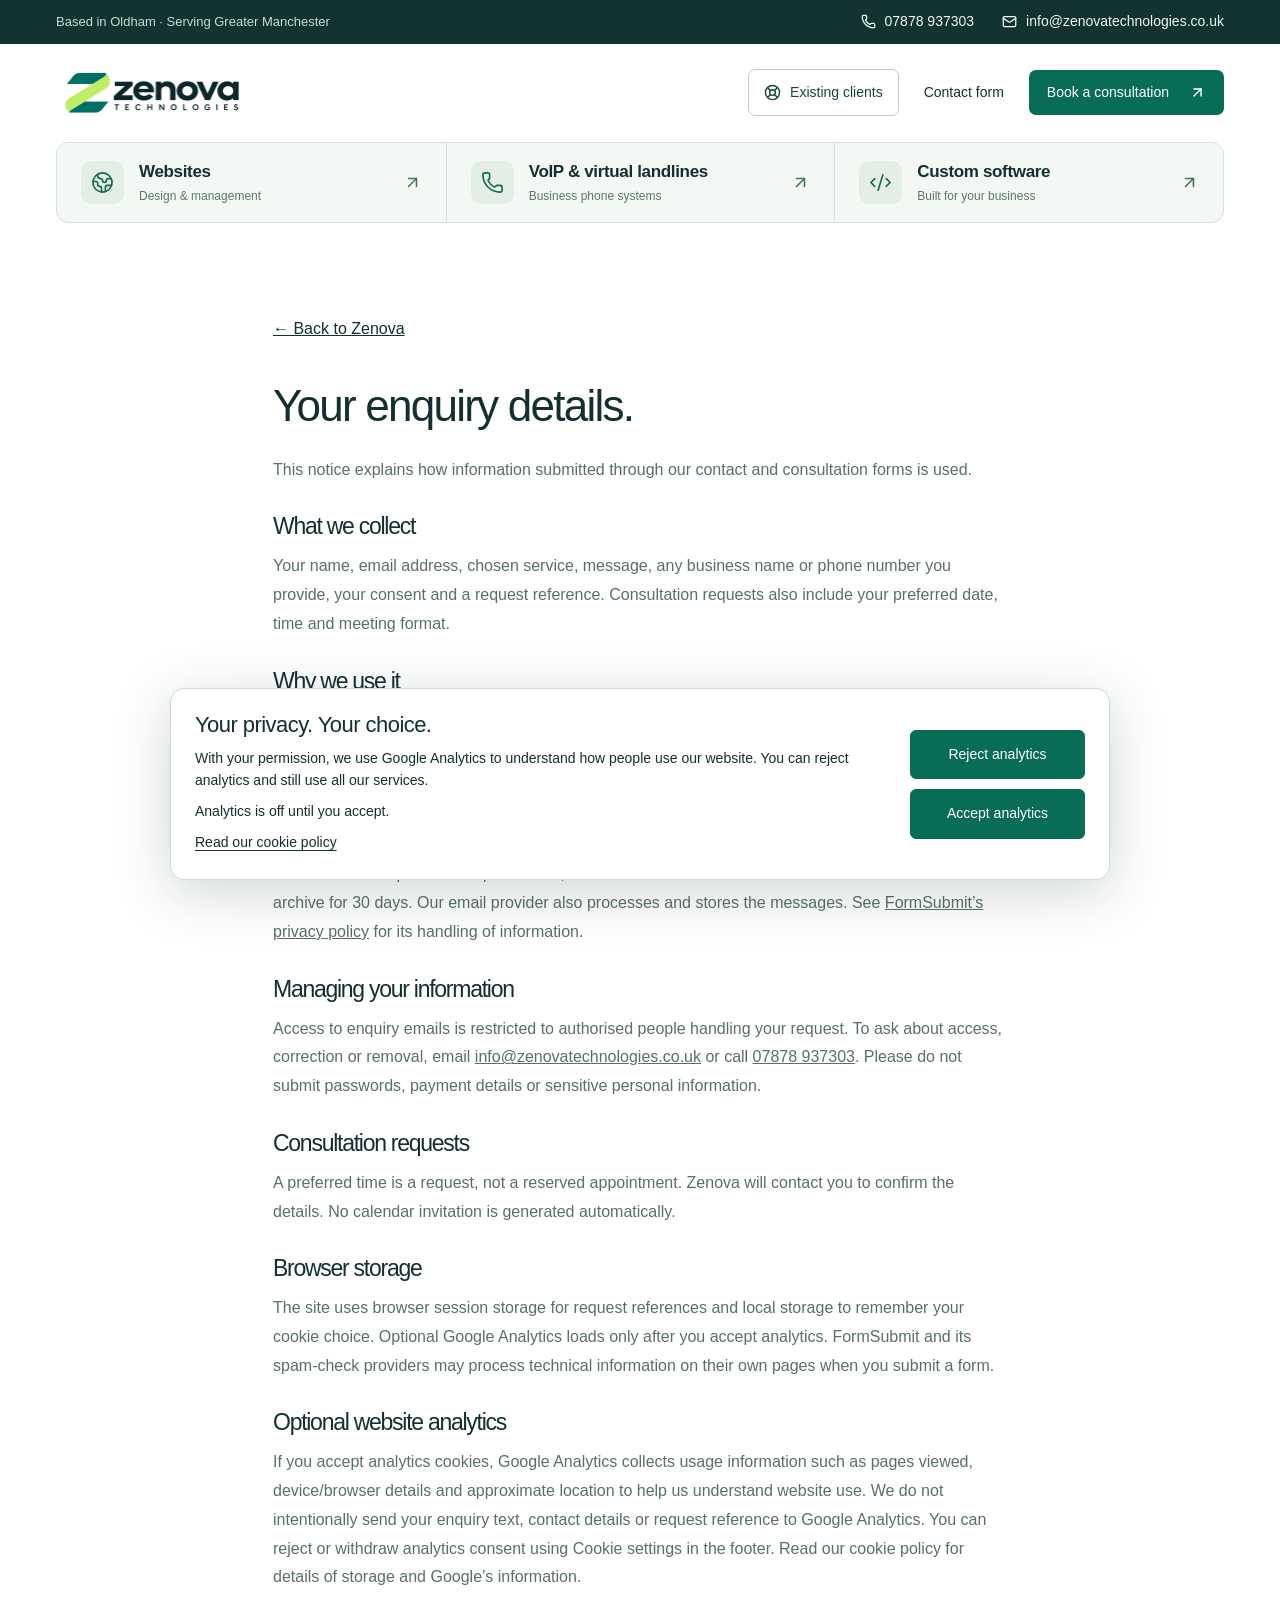
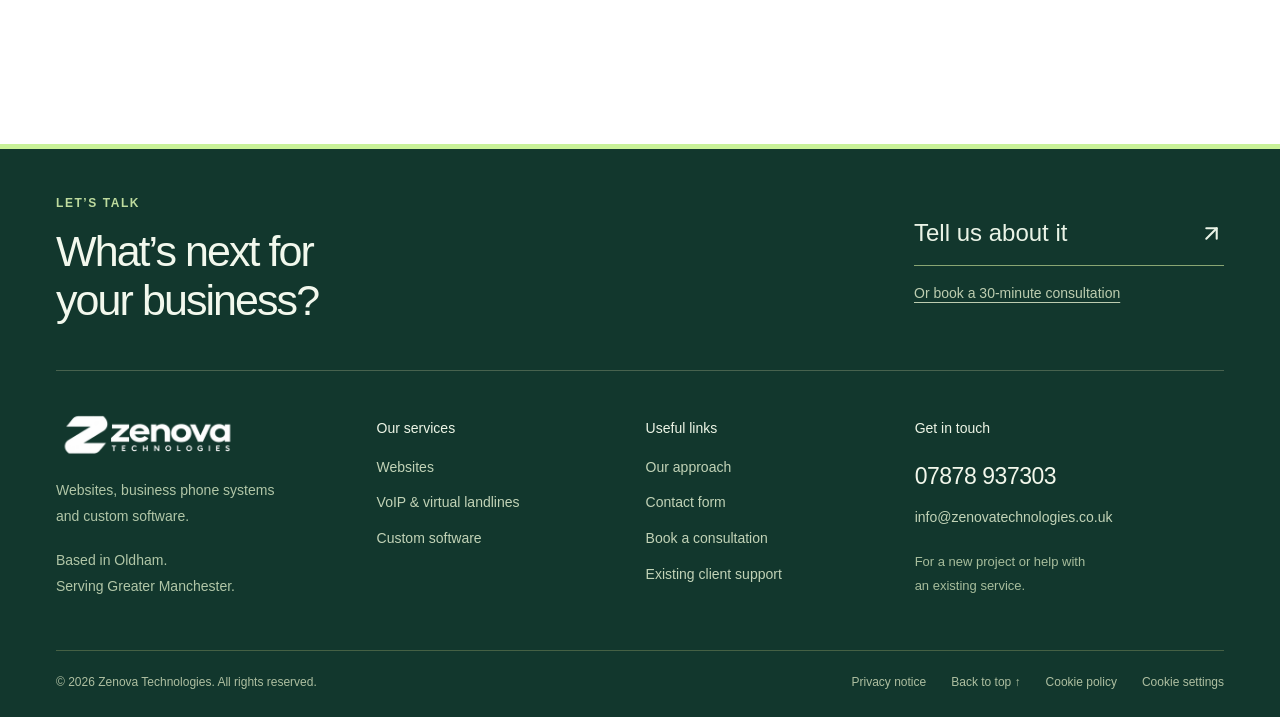
<file: privacy.html>
<!doctype html>

<html lang="en-GB"
  ><head
    ><script defer="" src="cookie-consent.js"></script
    ><meta charset="utf-8" /><meta
      content="width=device-width, initial-scale=1"
      name="viewport"
    /><title>Privacy Notice | Zenova Technologies</title
    ><meta
      content="How we handle contact enquiries and consultation requests."
      name="description"
    /><meta content="Privacy Notice | Zenova Technologies" property="og:title" /><meta
      content="How we handle contact enquiries and consultation requests."
      property="og:description"
    /><meta content="website" property="og:type" /><meta
      content="en_GB"
      property="og:locale"
    /><link href="assets/favicon.svg" rel="icon" /><link
      href="styles.css"
      rel="stylesheet"
    /><script defer="" src="script.js"></script
    ><script type="application/ld+json">
      {
        "@context": "https://schema.org",
        "@type": "Organization",
        "name": "Zenova Technologies",
        "telephone": "+447878937303",
        "email": "info@zenovatechnologies.co.uk",
        "areaServed": ["Oldham", "Greater Manchester"]
      }
    </script></head
  ><body
    ><div class="contact-ribbon"
      ><div class="wrap"
        ><span>Based in Oldham · Serving Greater Manchester</span
        ><div
          ><a href="tel:+447878937303"
            ><svg
              aria-hidden="true"
              class="lucide lucide-phone"
              fill="none"
              height="15"
              stroke="currentColor"
              stroke-linecap="round"
              stroke-linejoin="round"
              stroke-width="2"
              viewbox="0 0 24 24"
              width="15"
              xmlns="http://www.w3.org/2000/svg"
            >
              <path
                d="M13.832 16.568a1 1 0 0 0 1.213-.303l.355-.465A2 2 0 0 1 17 15h3a2 2 0 0 1 2 2v3a2 2 0 0 1-2 2A18 18 0 0 1 2 4a2 2 0 0 1 2-2h3a2 2 0 0 1 2 2v3a2 2 0 0 1-.8 1.6l-.468.351a1 1 0 0 0-.292 1.233 14 14 0 0 0 6.392 6.384"
              ></path></svg
            >07878 937303</a
          ><a href="mailto:info@zenovatechnologies.co.uk"
            ><svg
              aria-hidden="true"
              class="lucide lucide-mail"
              fill="none"
              height="15"
              stroke="currentColor"
              stroke-linecap="round"
              stroke-linejoin="round"
              stroke-width="2"
              viewbox="0 0 24 24"
              width="15"
              xmlns="http://www.w3.org/2000/svg"
            >
              <path d="m22 7-8.991 5.727a2 2 0 0 1-2.009 0L2 7"></path>
              <rect height="16" rx="2" width="20" x="2" y="4"></rect></svg
            >info@zenovatechnologies.co.uk</a
          ></div
        ></div
      ></div
    ><header class="site-header" id="top"
      ><div class="site-header-top wrap"
        ><a aria-label="Zenova Technologies home" class="brand" href="index.html"
          ><img
            alt="Zenova Technologies"
            height="256"
            sizes="(max-width: 700px) 150px, 191px"
            src="assets/zenova-logo-384.webp"
            srcset="assets/zenova-logo-384.webp 384w, assets/zenova-logo-768.webp 768w"
            width="768" /></a
        ><div class="site-header-actions"
          ><a class="existing-client-button" href="clients.html"
            ><svg
              aria-hidden="true"
              class="lucide lucide-life-buoy"
              fill="none"
              height="17"
              stroke="currentColor"
              stroke-linecap="round"
              stroke-linejoin="round"
              stroke-width="2"
              viewbox="0 0 24 24"
              width="17"
              xmlns="http://www.w3.org/2000/svg"
            >
              <circle cx="12" cy="12" r="10"></circle>
              <path d="m4.93 4.93 4.24 4.24"></path>
              <path d="m14.83 9.17 4.24-4.24"></path>
              <path d="m14.83 14.83 4.24 4.24"></path>
              <path d="m9.17 14.83-4.24 4.24"></path>
              <circle cx="12" cy="12" r="4"></circle></svg
            >Existing clients</a
          ><div class="header-contact-actions"
            ><a class="text-link" href="index.html#contact-form">Contact form</a
            ><a class="button button-small" href="index.html#consultation"
              >Book a consultation
              <svg
                aria-hidden="true"
                class="lucide lucide-arrow-up-right"
                fill="none"
                height="17"
                stroke="currentColor"
                stroke-linecap="round"
                stroke-linejoin="round"
                stroke-width="2"
                viewbox="0 0 24 24"
                width="17"
                xmlns="http://www.w3.org/2000/svg"
              >
                <path d="M7 7h10v10"></path>
                <path d="M7 17 17 7"></path></svg></a></div></div></div
      ><nav aria-label="Our services" class="service-navigation wrap"
        ><a class="service-navigation-link" href="web-design.html"
          ><span class="service-nav-icon"
            ><svg
              aria-hidden="true"
              class="lucide lucide-earth"
              fill="none"
              height="23"
              stroke="currentColor"
              stroke-linecap="round"
              stroke-linejoin="round"
              stroke-width="1.7"
              viewbox="0 0 24 24"
              width="23"
              xmlns="http://www.w3.org/2000/svg"
            >
              <path d="M21.54 15H17a2 2 0 0 0-2 2v4.54"></path>
              <path
                d="M7 3.34V5a3 3 0 0 0 3 3a2 2 0 0 1 2 2c0 1.1.9 2 2 2a2 2 0 0 0 2-2c0-1.1.9-2 2-2h3.17"
              ></path>
              <path d="M11 21.95V18a2 2 0 0 0-2-2a2 2 0 0 1-2-2v-1a2 2 0 0 0-2-2H2.05"></path>
              <circle cx="12" cy="12" r="10"></circle></svg></span
          ><span><strong>Websites</strong><small>Design &amp; management</small></span
          ><svg
            aria-hidden="true"
            class="lucide lucide-arrow-up-right service-nav-arrow"
            fill="none"
            height="19"
            stroke="currentColor"
            stroke-linecap="round"
            stroke-linejoin="round"
            stroke-width="2"
            viewbox="0 0 24 24"
            width="19"
            xmlns="http://www.w3.org/2000/svg"
          >
            <path d="M7 7h10v10"></path>
            <path d="M7 17 17 7"></path></svg></a
        ><a class="service-navigation-link" href="voip-virtual-landlines.html"
          ><span class="service-nav-icon"
            ><svg
              aria-hidden="true"
              class="lucide lucide-phone"
              fill="none"
              height="23"
              stroke="currentColor"
              stroke-linecap="round"
              stroke-linejoin="round"
              stroke-width="1.7"
              viewbox="0 0 24 24"
              width="23"
              xmlns="http://www.w3.org/2000/svg"
            >
              <path
                d="M13.832 16.568a1 1 0 0 0 1.213-.303l.355-.465A2 2 0 0 1 17 15h3a2 2 0 0 1 2 2v3a2 2 0 0 1-2 2A18 18 0 0 1 2 4a2 2 0 0 1 2-2h3a2 2 0 0 1 2 2v3a2 2 0 0 1-.8 1.6l-.468.351a1 1 0 0 0-.292 1.233 14 14 0 0 0 6.392 6.384"
              ></path></svg></span
          ><span
            ><strong>VoIP &amp; virtual landlines</strong
            ><small>Business phone systems</small></span
          ><svg
            aria-hidden="true"
            class="lucide lucide-arrow-up-right service-nav-arrow"
            fill="none"
            height="19"
            stroke="currentColor"
            stroke-linecap="round"
            stroke-linejoin="round"
            stroke-width="2"
            viewbox="0 0 24 24"
            width="19"
            xmlns="http://www.w3.org/2000/svg"
          >
            <path d="M7 7h10v10"></path>
            <path d="M7 17 17 7"></path></svg></a
        ><a class="service-navigation-link" href="custom-software.html"
          ><span class="service-nav-icon"
            ><svg
              aria-hidden="true"
              class="lucide lucide-code-xml"
              fill="none"
              height="23"
              stroke="currentColor"
              stroke-linecap="round"
              stroke-linejoin="round"
              stroke-width="1.7"
              viewbox="0 0 24 24"
              width="23"
              xmlns="http://www.w3.org/2000/svg"
            >
              <path d="m18 16 4-4-4-4"></path>
              <path d="m6 8-4 4 4 4"></path>
              <path d="m14.5 4-5 16"></path></svg></span
          ><span><strong>Custom software</strong><small>Built for your business</small></span
          ><svg
            aria-hidden="true"
            class="lucide lucide-arrow-up-right service-nav-arrow"
            fill="none"
            height="19"
            stroke="currentColor"
            stroke-linecap="round"
            stroke-linejoin="round"
            stroke-width="2"
            viewbox="0 0 24 24"
            width="19"
            xmlns="http://www.w3.org/2000/svg"
          >
            <path d="M7 7h10v10"></path>
            <path d="M7 17 17 7"></path></svg></a></nav></header
    ><main class="simple-page"
      ><a href="index.html">← Back to Zenova</a><h1>Your enquiry details.</h1
      ><p
        >This notice explains how information submitted through our contact and consultation forms
        is used.</p
      ><h2>What we collect</h2
      ><p
        >Your name, email address, chosen service, message, any business name or phone number you
        provide, your consent and a request reference. Consultation requests also include your
        preferred date, time and meeting format.</p
      ><h2>Why we use it</h2
      ><p
        >We use these details to respond to your enquiry and arrange a consultation. You are not
        subscribed to marketing messages.</p
      ><h2>How your request reaches us</h2
      ><p
        >Forms are sent through FormSubmit to info@zenovatechnologies.co.uk. FormSubmit processes
        submissions and provides a spam check; its documentation states that submissions are
        retained in its archive for 30 days. Our email provider also processes and stores the
        messages. See
        <a href="https://formsubmit.co/privacy.pdf" rel="noopener">FormSubmit’s privacy policy</a>
        for its handling of information.</p
      ><h2>Managing your information</h2
      ><p
        >Access to enquiry emails is restricted to authorised people handling your request. To ask
        about access, correction or removal, email
        <a href="mailto:info@zenovatechnologies.co.uk">info@zenovatechnologies.co.uk</a> or call
        <a href="tel:+447878937303">07878 937303</a>. Please do not submit passwords, payment
        details or sensitive personal information.</p
      ><h2>Consultation requests</h2
      ><p
        >A preferred time is a request, not a reserved appointment. Zenova will contact you to
        confirm the details. No calendar invitation is generated automatically.</p
      ><h2>Browser storage</h2
      ><p
        >The site uses browser session storage for request references and local storage to remember
        your cookie choice. Optional Google Analytics loads only after you accept analytics.
        FormSubmit and its spam-check providers may process technical information on their own pages
        when you submit a form.</p
      ><h2>Optional website analytics</h2
      ><p
        >If you accept analytics cookies, Google Analytics collects usage information such as pages
        viewed, device/browser details and approximate location to help us understand website use.
        We do not intentionally send your enquiry text, contact details or request reference to
        Google Analytics. You can reject or withdraw analytics consent using Cookie settings in the
        footer. Read our cookie policy for details of storage and Google’s information.</p
      ></main
    ><footer class="site-footer"
      ><div class="wrap footer-invitation"
        ><div
          ><p class="eyebrow">LET’S TALK</p><h2>What’s next for<br />your business?</h2></div
        ><div
          ><a class="footer-start" href="index.html#contact-form"
            >Tell us about it
            <svg
              aria-hidden="true"
              class="lucide lucide-arrow-up-right"
              fill="none"
              height="25"
              stroke="currentColor"
              stroke-linecap="round"
              stroke-linejoin="round"
              stroke-width="2"
              viewbox="0 0 24 24"
              width="25"
              xmlns="http://www.w3.org/2000/svg"
            >
              <path d="M7 7h10v10"></path>
              <path d="M7 17 17 7"></path></svg></a
          ><a class="footer-book" href="index.html#consultation"
            >Or book a 30-minute consultation</a
          ></div
        ></div
      ><div class="wrap footer-directory"
        ><div class="footer-identity"
          ><a class="brand" href="index.html"
            ><img
              alt="Zenova Technologies"
              height="256"
              loading="lazy"
              sizes="190px"
              src="assets/zenova-logo-384.webp"
              srcset="assets/zenova-logo-384.webp 384w, assets/zenova-logo-768.webp 768w"
              width="768" /></a
          ><p>Websites, business phone systems and custom software.</p
          ><p>Based in Oldham.<br />Serving Greater Manchester.</p></div
        ><nav aria-label="Footer services"
          ><h3>Our services</h3><a href="web-design.html">Websites</a
          ><a href="voip-virtual-landlines.html">VoIP &amp; virtual landlines</a
          ><a href="custom-software.html">Custom software</a></nav
        ><nav aria-label="Footer useful links"
          ><h3>Useful links</h3><a href="index.html#approach">Our approach</a
          ><a href="index.html#contact-form">Contact form</a
          ><a href="index.html#consultation">Book a consultation</a
          ><a href="clients.html">Existing client support</a></nav
        ><div class="footer-reach"
          ><h3>Get in touch</h3><a class="footer-phone" href="tel:+447878937303">07878 937303</a
          ><a href="mailto:info@zenovatechnologies.co.uk">info@zenovatechnologies.co.uk</a
          ><p>For a new project or help with<br />an existing service.</p></div
        ></div
      ><div class="wrap footer-legal"
        ><span>© 2026 Zenova Technologies. All rights reserved.</span
        ><div
          ><a href="privacy.html">Privacy notice</a><a href="#top">Back to top ↑</a
          ><a href="cookies.html">Cookie policy</a
          ><button data-cookie-settings="" type="button">Cookie settings</button></div
        ></div
      ></footer
    ><aside
      aria-describedby="cookie-description"
      aria-labelledby="cookie-title"
      aria-modal="false"
      class="cookie-banner"
      hidden=""
      id="cookie-banner"
      role="dialog"
      ><div class="cookie-copy"
        ><h2 id="cookie-title">Your privacy. Your choice.</h2
        ><p id="cookie-description"
          >With your permission, we use Google Analytics to understand how people use our website.
          You can reject analytics and still use all our services.</p
        ><p id="cookie-current-choice">Analytics is off until you accept.</p
        ><a href="cookies.html">Read our cookie policy</a></div
      ><div class="cookie-actions"
        ><button data-cookie-reject="" type="button">Reject analytics</button
        ><button data-cookie-accept="" type="button">Accept analytics</button></div
      ></aside
    ></body
  ></html
>
</file>
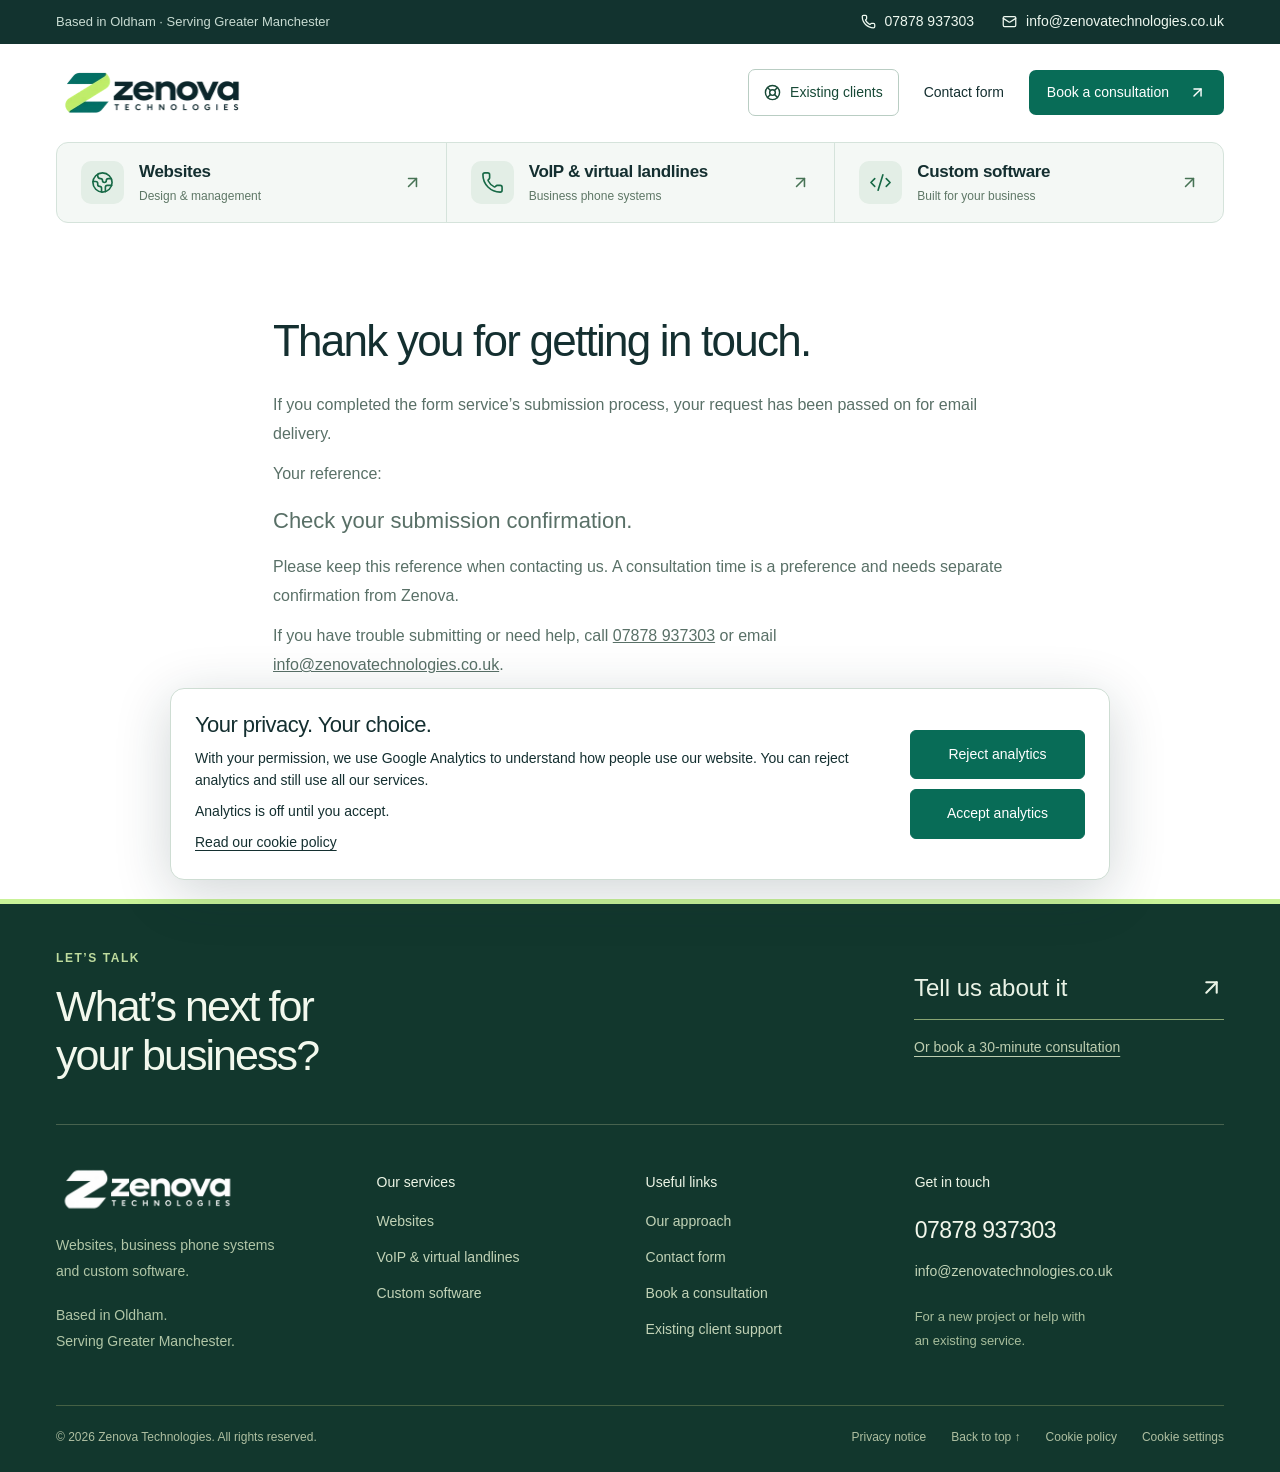
<file: thanks.html>
<!doctype html>

<html lang="en-GB"
  ><head
    ><script defer="" src="cookie-consent.js"></script
    ><meta charset="utf-8" /><meta
      content="width=device-width, initial-scale=1"
      name="viewport" /><title>Thank you | Zenova Technologies</title
    ><meta
      content="Based in Oldham, Zenova Technologies provides website design, VoIP, virtual landlines and custom software for businesses across Greater Manchester."
      name="description" /><meta
      content="Websites, VoIP &amp; Software in Oldham | Zenova Technologies"
      property="og:title" /><meta
      content="Based in Oldham, Zenova Technologies provides website design, VoIP, virtual landlines and custom software for businesses across Greater Manchester."
      property="og:description" /><meta content="website" property="og:type" /><meta
      content="en_GB"
      property="og:locale" /><link href="assets/favicon.svg" rel="icon" /><link
      href="styles.css"
      rel="stylesheet" /><script defer="" src="script.js"></script
    ><script type="application/ld+json">
      {
        "@context": "https://schema.org",
        "@type": "Organization",
        "name": "Zenova Technologies",
        "telephone": "+447878937303",
        "email": "info@zenovatechnologies.co.uk",
        "areaServed": ["Oldham", "Greater Manchester"]
      }</script
    ><meta content="noindex" name="robots" /></head
  ><body
    ><a class="skip-link" href="#main">Skip to content</a
    ><div class="contact-ribbon"
      ><div class="wrap"
        ><span>Based in Oldham · Serving Greater Manchester</span
        ><div
          ><a href="tel:+447878937303"
            ><svg
              aria-hidden="true"
              class="lucide lucide-phone"
              fill="none"
              height="15"
              stroke="currentColor"
              stroke-linecap="round"
              stroke-linejoin="round"
              stroke-width="2"
              viewbox="0 0 24 24"
              width="15"
              xmlns="http://www.w3.org/2000/svg"
            >
              <path
                d="M13.832 16.568a1 1 0 0 0 1.213-.303l.355-.465A2 2 0 0 1 17 15h3a2 2 0 0 1 2 2v3a2 2 0 0 1-2 2A18 18 0 0 1 2 4a2 2 0 0 1 2-2h3a2 2 0 0 1 2 2v3a2 2 0 0 1-.8 1.6l-.468.351a1 1 0 0 0-.292 1.233 14 14 0 0 0 6.392 6.384"
              ></path></svg
            >07878 937303</a
          ><a href="mailto:info@zenovatechnologies.co.uk"
            ><svg
              aria-hidden="true"
              class="lucide lucide-mail"
              fill="none"
              height="15"
              stroke="currentColor"
              stroke-linecap="round"
              stroke-linejoin="round"
              stroke-width="2"
              viewbox="0 0 24 24"
              width="15"
              xmlns="http://www.w3.org/2000/svg"
            >
              <path d="m22 7-8.991 5.727a2 2 0 0 1-2.009 0L2 7"></path>
              <rect height="16" rx="2" width="20" x="2" y="4"></rect></svg
            >info@zenovatechnologies.co.uk</a
          ></div
        ></div
      ></div
    ><header class="site-header" id="top"
      ><div class="site-header-top wrap"
        ><a aria-label="Zenova Technologies home" class="brand" href="index.html"
          ><img
            alt="Zenova Technologies"
            height="256"
            sizes="(max-width: 700px) 150px, 191px"
            src="assets/zenova-logo-384.webp"
            srcset="assets/zenova-logo-384.webp 384w, assets/zenova-logo-768.webp 768w"
            width="768" /></a
        ><div class="site-header-actions"
          ><a class="existing-client-button" href="clients.html"
            ><svg
              aria-hidden="true"
              class="lucide lucide-life-buoy"
              fill="none"
              height="17"
              stroke="currentColor"
              stroke-linecap="round"
              stroke-linejoin="round"
              stroke-width="2"
              viewbox="0 0 24 24"
              width="17"
              xmlns="http://www.w3.org/2000/svg"
            >
              <circle cx="12" cy="12" r="10"></circle>
              <path d="m4.93 4.93 4.24 4.24"></path>
              <path d="m14.83 9.17 4.24-4.24"></path>
              <path d="m14.83 14.83 4.24 4.24"></path>
              <path d="m9.17 14.83-4.24 4.24"></path>
              <circle cx="12" cy="12" r="4"></circle></svg
            >Existing clients</a
          ><div class="header-contact-actions"
            ><a class="text-link" href="#contact-form">Contact form</a
            ><a class="button button-small" href="#consultation"
              >Book a consultation
              <svg
                aria-hidden="true"
                class="lucide lucide-arrow-up-right"
                fill="none"
                height="17"
                stroke="currentColor"
                stroke-linecap="round"
                stroke-linejoin="round"
                stroke-width="2"
                viewbox="0 0 24 24"
                width="17"
                xmlns="http://www.w3.org/2000/svg"
              >
                <path d="M7 7h10v10"></path>
                <path d="M7 17 17 7"></path></svg></a></div></div></div
      ><nav aria-label="Our services" class="service-navigation wrap"
        ><a class="service-navigation-link" href="web-design.html"
          ><span class="service-nav-icon"
            ><svg
              aria-hidden="true"
              class="lucide lucide-earth"
              fill="none"
              height="23"
              stroke="currentColor"
              stroke-linecap="round"
              stroke-linejoin="round"
              stroke-width="1.7"
              viewbox="0 0 24 24"
              width="23"
              xmlns="http://www.w3.org/2000/svg"
            >
              <path d="M21.54 15H17a2 2 0 0 0-2 2v4.54"></path>
              <path
                d="M7 3.34V5a3 3 0 0 0 3 3a2 2 0 0 1 2 2c0 1.1.9 2 2 2a2 2 0 0 0 2-2c0-1.1.9-2 2-2h3.17"
              ></path>
              <path d="M11 21.95V18a2 2 0 0 0-2-2a2 2 0 0 1-2-2v-1a2 2 0 0 0-2-2H2.05"></path>
              <circle cx="12" cy="12" r="10"></circle></svg></span
          ><span><strong>Websites</strong><small>Design &amp; management</small></span
          ><svg
            aria-hidden="true"
            class="lucide lucide-arrow-up-right service-nav-arrow"
            fill="none"
            height="19"
            stroke="currentColor"
            stroke-linecap="round"
            stroke-linejoin="round"
            stroke-width="2"
            viewbox="0 0 24 24"
            width="19"
            xmlns="http://www.w3.org/2000/svg"
          >
            <path d="M7 7h10v10"></path>
            <path d="M7 17 17 7"></path></svg></a
        ><a class="service-navigation-link" href="voip-virtual-landlines.html"
          ><span class="service-nav-icon"
            ><svg
              aria-hidden="true"
              class="lucide lucide-phone"
              fill="none"
              height="23"
              stroke="currentColor"
              stroke-linecap="round"
              stroke-linejoin="round"
              stroke-width="1.7"
              viewbox="0 0 24 24"
              width="23"
              xmlns="http://www.w3.org/2000/svg"
            >
              <path
                d="M13.832 16.568a1 1 0 0 0 1.213-.303l.355-.465A2 2 0 0 1 17 15h3a2 2 0 0 1 2 2v3a2 2 0 0 1-2 2A18 18 0 0 1 2 4a2 2 0 0 1 2-2h3a2 2 0 0 1 2 2v3a2 2 0 0 1-.8 1.6l-.468.351a1 1 0 0 0-.292 1.233 14 14 0 0 0 6.392 6.384"
              ></path></svg></span
          ><span
            ><strong>VoIP &amp; virtual landlines</strong
            ><small>Business phone systems</small></span
          ><svg
            aria-hidden="true"
            class="lucide lucide-arrow-up-right service-nav-arrow"
            fill="none"
            height="19"
            stroke="currentColor"
            stroke-linecap="round"
            stroke-linejoin="round"
            stroke-width="2"
            viewbox="0 0 24 24"
            width="19"
            xmlns="http://www.w3.org/2000/svg"
          >
            <path d="M7 7h10v10"></path>
            <path d="M7 17 17 7"></path></svg></a
        ><a class="service-navigation-link" href="custom-software.html"
          ><span class="service-nav-icon"
            ><svg
              aria-hidden="true"
              class="lucide lucide-code-xml"
              fill="none"
              height="23"
              stroke="currentColor"
              stroke-linecap="round"
              stroke-linejoin="round"
              stroke-width="1.7"
              viewbox="0 0 24 24"
              width="23"
              xmlns="http://www.w3.org/2000/svg"
            >
              <path d="m18 16 4-4-4-4"></path>
              <path d="m6 8-4 4 4 4"></path>
              <path d="m14.5 4-5 16"></path></svg></span
          ><span><strong>Custom software</strong><small>Built for your business</small></span
          ><svg
            aria-hidden="true"
            class="lucide lucide-arrow-up-right service-nav-arrow"
            fill="none"
            height="19"
            stroke="currentColor"
            stroke-linecap="round"
            stroke-linejoin="round"
            stroke-width="2"
            viewbox="0 0 24 24"
            width="19"
            xmlns="http://www.w3.org/2000/svg"
          >
            <path d="M7 7h10v10"></path>
            <path d="M7 17 17 7"></path></svg></a></nav></header
    ><main class="simple-page" id="main"
      ><h1>Thank you for getting in touch.</h1
      ><p
        >If you completed the form service’s submission process, your request has been passed on for
        email delivery.</p
      ><p>Your reference:</p
      ><p class="thanks-reference" id="thanks-reference">Check your submission confirmation.</p
      ><p
        >Please keep this reference when contacting us. A consultation time is a preference and
        needs separate confirmation from Zenova.</p
      ><p
        >If you have trouble submitting or need help, call
        <a href="tel:+447878937303">07878 937303</a> or email
        <a href="mailto:info@zenovatechnologies.co.uk">info@zenovatechnologies.co.uk</a>.</p
      ><p><a class="button" href="index.html">Back to the website →</a></p></main
    ><footer class="site-footer"
      ><div class="wrap footer-invitation"
        ><div
          ><p class="eyebrow">LET’S TALK</p><h2>What’s next for<br />your business?</h2></div
        ><div
          ><a class="footer-start" href="#contact-form"
            >Tell us about it
            <svg
              aria-hidden="true"
              class="lucide lucide-arrow-up-right"
              fill="none"
              height="25"
              stroke="currentColor"
              stroke-linecap="round"
              stroke-linejoin="round"
              stroke-width="2"
              viewbox="0 0 24 24"
              width="25"
              xmlns="http://www.w3.org/2000/svg"
            >
              <path d="M7 7h10v10"></path>
              <path d="M7 17 17 7"></path></svg></a
          ><a class="footer-book" href="#consultation">Or book a 30-minute consultation</a></div
        ></div
      ><div class="wrap footer-directory"
        ><div class="footer-identity"
          ><a class="brand" href="index.html"
            ><img
              alt="Zenova Technologies"
              height="256"
              loading="lazy"
              sizes="190px"
              src="assets/zenova-logo-384.webp"
              srcset="assets/zenova-logo-384.webp 384w, assets/zenova-logo-768.webp 768w"
              width="768" /></a
          ><p>Websites, business phone systems and custom software.</p
          ><p>Based in Oldham.<br />Serving Greater Manchester.</p></div
        ><nav aria-label="Footer services"
          ><h3>Our services</h3><a href="web-design.html">Websites</a
          ><a href="voip-virtual-landlines.html">VoIP &amp; virtual landlines</a
          ><a href="custom-software.html">Custom software</a></nav
        ><nav aria-label="Footer useful links"
          ><h3>Useful links</h3><a href="#approach">Our approach</a
          ><a href="#contact-form">Contact form</a><a href="#consultation">Book a consultation</a
          ><a href="clients.html">Existing client support</a></nav
        ><div class="footer-reach"
          ><h3>Get in touch</h3><a class="footer-phone" href="tel:+447878937303">07878 937303</a
          ><a href="mailto:info@zenovatechnologies.co.uk">info@zenovatechnologies.co.uk</a
          ><p>For a new project or help with<br />an existing service.</p></div
        ></div
      ><div class="wrap footer-legal"
        ><span>© 2026 Zenova Technologies. All rights reserved.</span
        ><div
          ><a href="privacy.html">Privacy notice</a><a href="#top">Back to top ↑</a
          ><a href="cookies.html">Cookie policy</a
          ><button data-cookie-settings="" type="button">Cookie settings</button></div
        ></div
      ></footer
    ><aside
      aria-describedby="cookie-description"
      aria-labelledby="cookie-title"
      aria-modal="false"
      class="cookie-banner"
      hidden=""
      id="cookie-banner"
      role="dialog"
      ><div class="cookie-copy"
        ><h2 id="cookie-title">Your privacy. Your choice.</h2
        ><p id="cookie-description"
          >With your permission, we use Google Analytics to understand how people use our website.
          You can reject analytics and still use all our services.</p
        ><p id="cookie-current-choice">Analytics is off until you accept.</p
        ><a href="cookies.html">Read our cookie policy</a></div
      ><div class="cookie-actions"
        ><button data-cookie-reject="" type="button">Reject analytics</button
        ><button data-cookie-accept="" type="button">Accept analytics</button></div
      ></aside
    ></body
  ></html
>
</file>
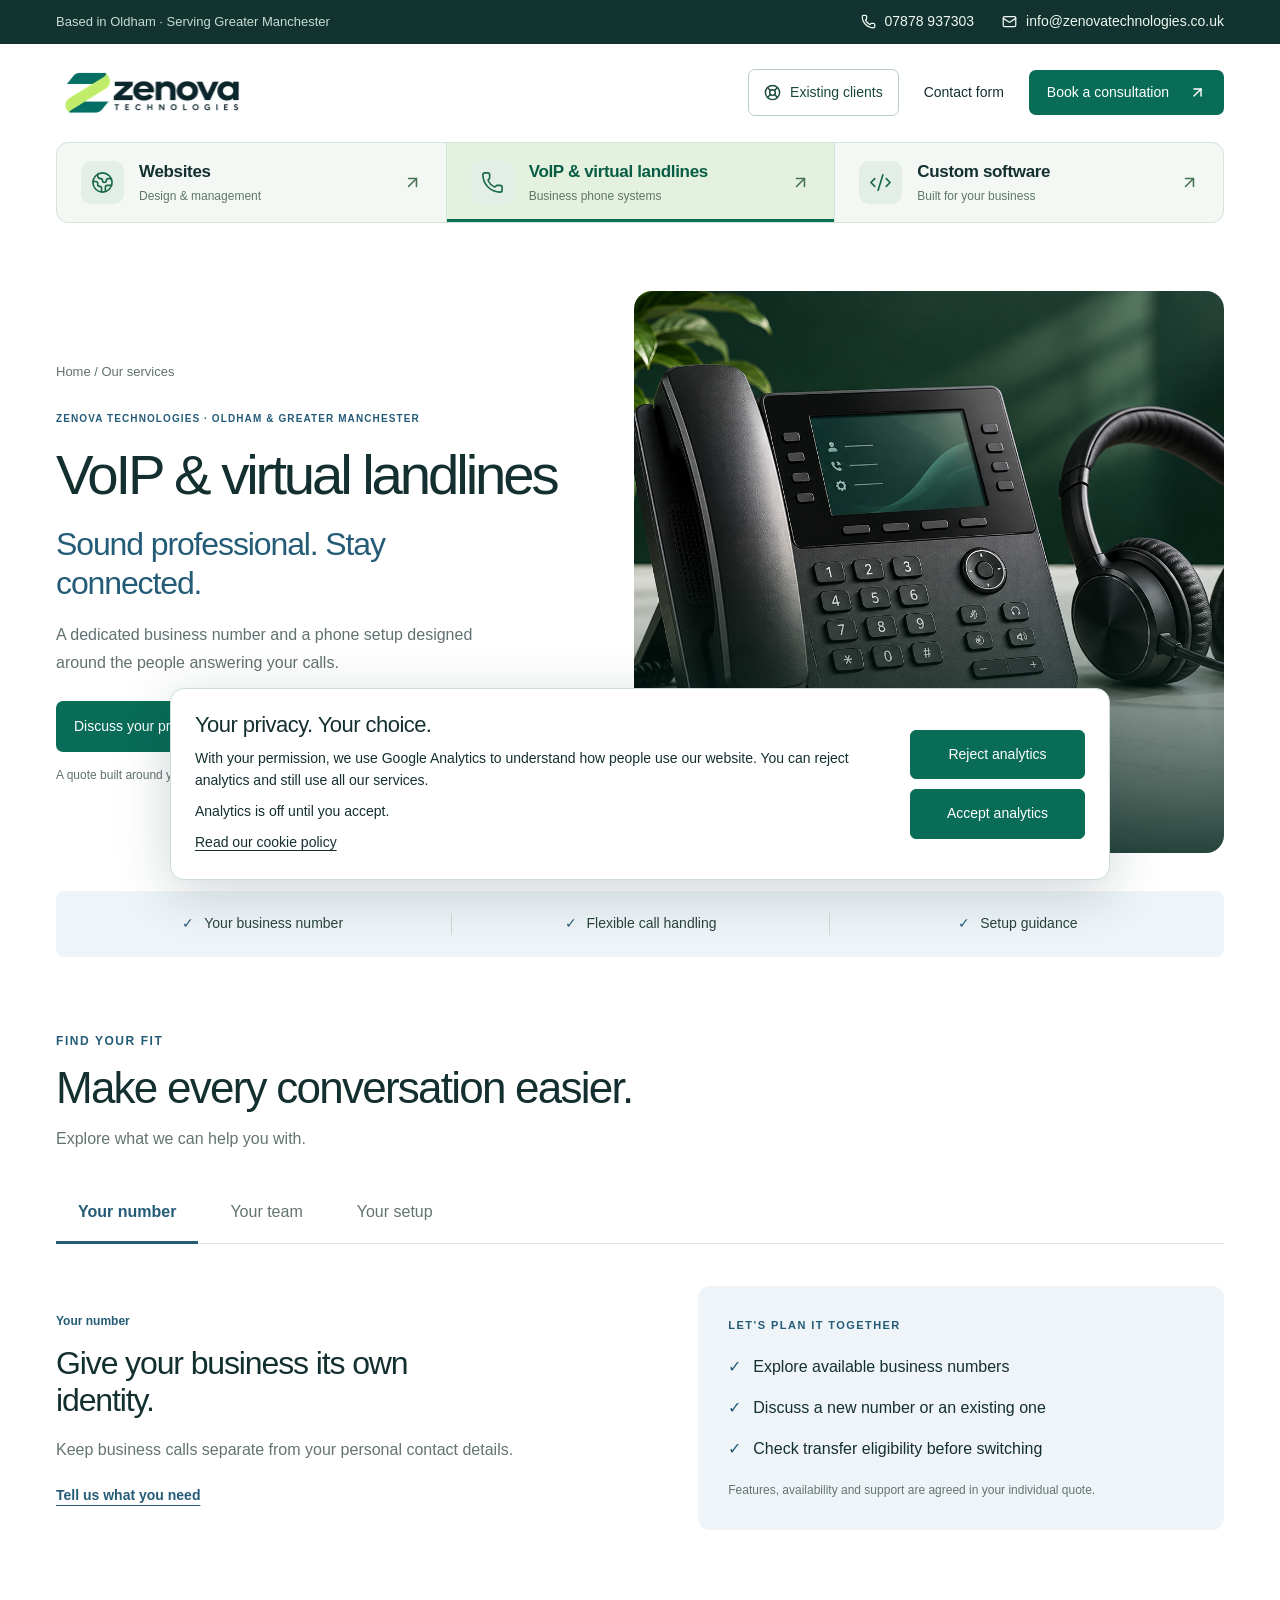
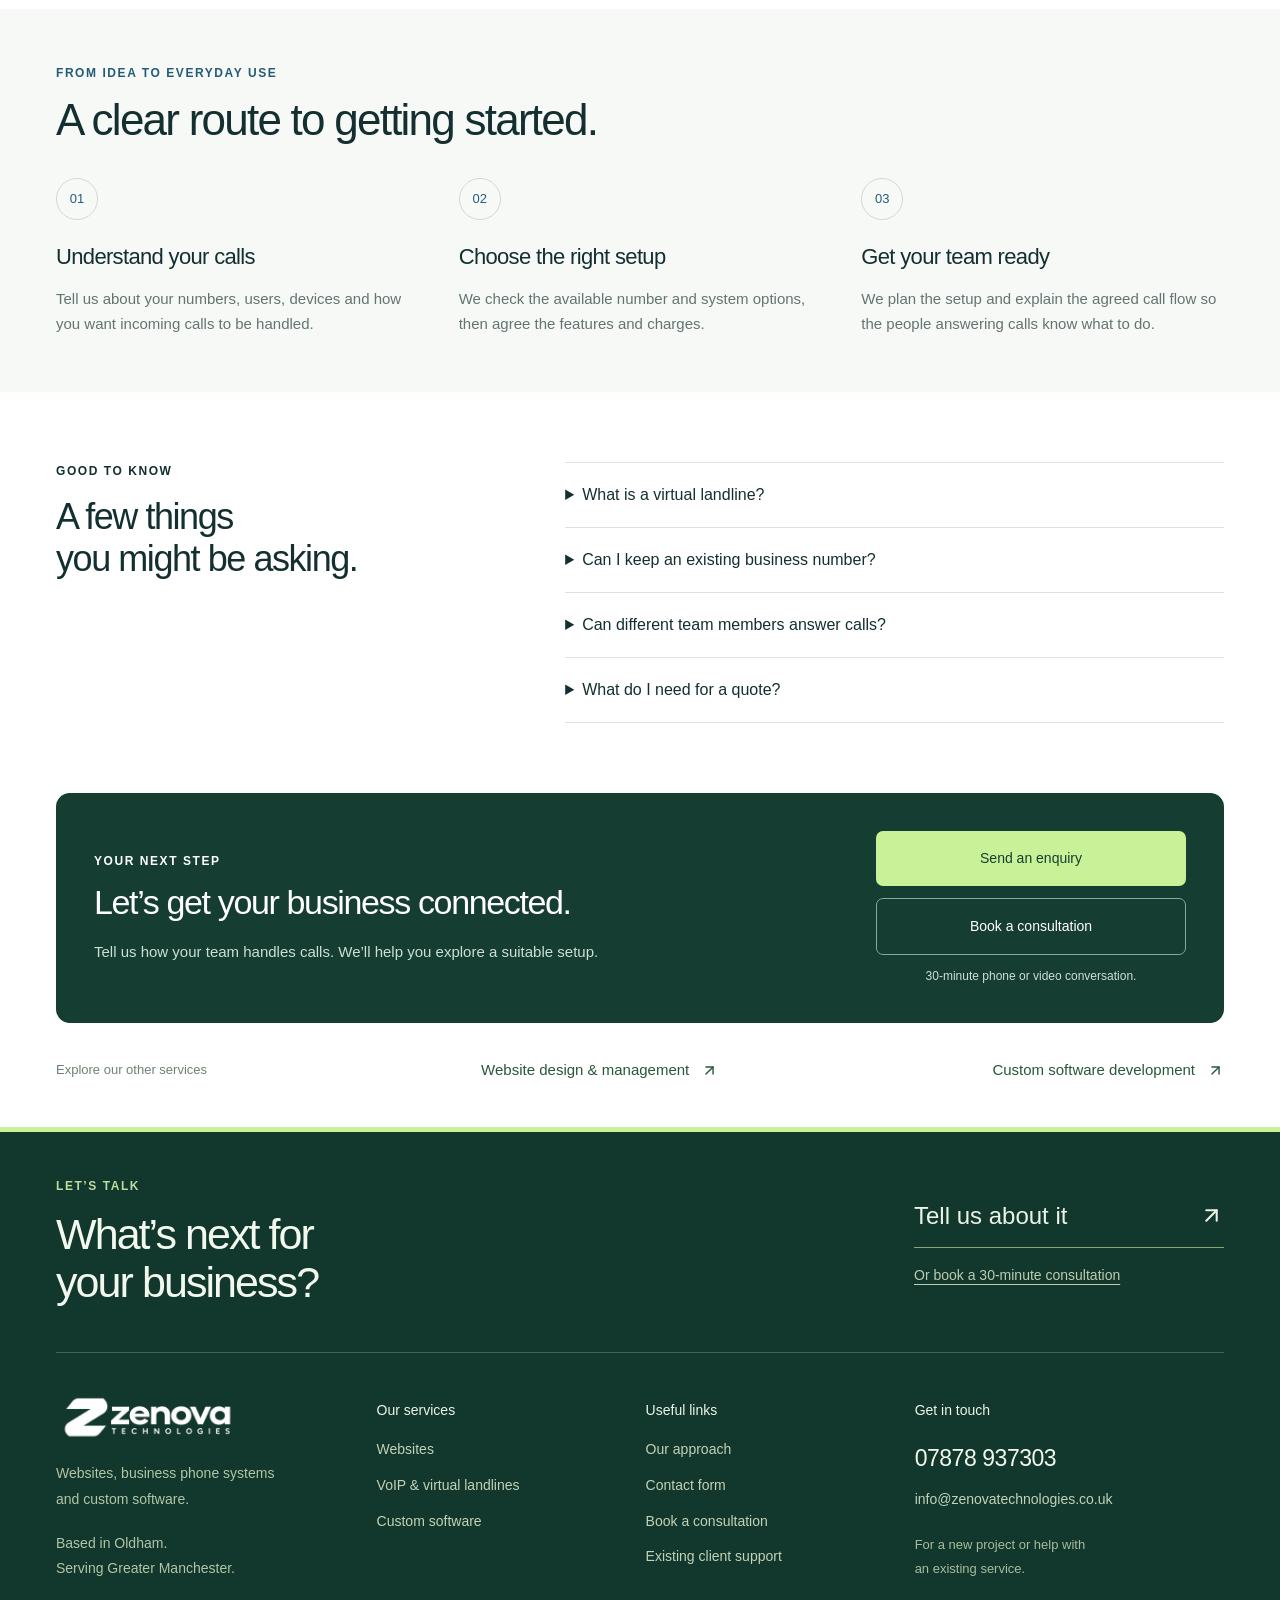
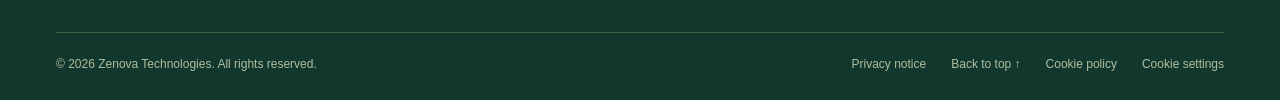
<file: voip-virtual-landlines.html>
<!doctype html>

<html lang="en-GB"
  ><head
    ><script defer="" src="cookie-consent.js"></script
    ><meta charset="utf-8" /><meta
      content="width=device-width, initial-scale=1"
      name="viewport" /><title
      >VoIP &amp; Virtual Landlines in Oldham | Zenova Technologies | Zenova Technologies</title
    ><meta
      content="Business VoIP and virtual landlines for Oldham and Greater Manchester. Discuss business numbers, call routing and phone setup with Zenova Technologies."
      name="description" /><meta
      content="VoIP &amp; Virtual Landlines in Oldham | Zenova Technologies | Zenova Technologies"
      property="og:title" /><meta
      content="Business VoIP and virtual landlines for Oldham and Greater Manchester. Discuss business numbers, call routing and phone setup with Zenova Technologies."
      property="og:description" /><meta content="website" property="og:type" /><meta
      content="en_GB"
      property="og:locale" /><link href="assets/favicon.svg" rel="icon" /><link
      href="styles.css"
      rel="stylesheet" /><script defer="" src="script.js"></script
    ><script type="application/ld+json">
      {
        "@context": "https://schema.org",
        "@type": "Organization",
        "name": "Zenova Technologies",
        "telephone": "+447878937303",
        "email": "info@zenovatechnologies.co.uk",
        "areaServed": ["Oldham", "Greater Manchester"]
      }</script
    ><script defer="" src="product-pages.js"></script></head
  ><body
    ><a class="skip-link" href="#service-main">Skip to content</a
    ><div class="contact-ribbon"
      ><div class="wrap"
        ><span>Based in Oldham · Serving Greater Manchester</span
        ><div
          ><a href="tel:+447878937303"
            ><svg
              aria-hidden="true"
              class="lucide lucide-phone"
              fill="none"
              height="15"
              stroke="currentColor"
              stroke-linecap="round"
              stroke-linejoin="round"
              stroke-width="2"
              viewbox="0 0 24 24"
              width="15"
              xmlns="http://www.w3.org/2000/svg"
            >
              <path
                d="M13.832 16.568a1 1 0 0 0 1.213-.303l.355-.465A2 2 0 0 1 17 15h3a2 2 0 0 1 2 2v3a2 2 0 0 1-2 2A18 18 0 0 1 2 4a2 2 0 0 1 2-2h3a2 2 0 0 1 2 2v3a2 2 0 0 1-.8 1.6l-.468.351a1 1 0 0 0-.292 1.233 14 14 0 0 0 6.392 6.384"
              ></path></svg
            >07878 937303</a
          ><a href="mailto:info@zenovatechnologies.co.uk"
            ><svg
              aria-hidden="true"
              class="lucide lucide-mail"
              fill="none"
              height="15"
              stroke="currentColor"
              stroke-linecap="round"
              stroke-linejoin="round"
              stroke-width="2"
              viewbox="0 0 24 24"
              width="15"
              xmlns="http://www.w3.org/2000/svg"
            >
              <path d="m22 7-8.991 5.727a2 2 0 0 1-2.009 0L2 7"></path>
              <rect height="16" rx="2" width="20" x="2" y="4"></rect></svg
            >info@zenovatechnologies.co.uk</a
          ></div
        ></div
      ></div
    ><header class="site-header" id="top"
      ><div class="site-header-top wrap"
        ><a aria-label="Zenova Technologies home" class="brand" href="index.html"
          ><img
            alt="Zenova Technologies"
            height="256"
            sizes="(max-width: 700px) 150px, 191px"
            src="assets/zenova-logo-384.webp"
            srcset="assets/zenova-logo-384.webp 384w, assets/zenova-logo-768.webp 768w"
            width="768" /></a
        ><div class="site-header-actions"
          ><a class="existing-client-button" href="clients.html"
            ><svg
              aria-hidden="true"
              class="lucide lucide-life-buoy"
              fill="none"
              height="17"
              stroke="currentColor"
              stroke-linecap="round"
              stroke-linejoin="round"
              stroke-width="2"
              viewbox="0 0 24 24"
              width="17"
              xmlns="http://www.w3.org/2000/svg"
            >
              <circle cx="12" cy="12" r="10"></circle>
              <path d="m4.93 4.93 4.24 4.24"></path>
              <path d="m14.83 9.17 4.24-4.24"></path>
              <path d="m14.83 14.83 4.24 4.24"></path>
              <path d="m9.17 14.83-4.24 4.24"></path>
              <circle cx="12" cy="12" r="4"></circle></svg
            >Existing clients</a
          ><div class="header-contact-actions"
            ><a class="text-link" href="index.html?service=voip-virtual-landlines#contact-form"
              >Contact form</a
            ><a
              class="button button-small"
              href="index.html?service=voip-virtual-landlines#consultation"
              >Book a consultation
              <svg
                aria-hidden="true"
                class="lucide lucide-arrow-up-right"
                fill="none"
                height="17"
                stroke="currentColor"
                stroke-linecap="round"
                stroke-linejoin="round"
                stroke-width="2"
                viewbox="0 0 24 24"
                width="17"
                xmlns="http://www.w3.org/2000/svg"
              >
                <path d="M7 7h10v10"></path>
                <path d="M7 17 17 7"></path></svg></a></div></div></div
      ><nav aria-label="Our services" class="service-navigation wrap"
        ><a class="service-navigation-link" href="web-design.html"
          ><span class="service-nav-icon"
            ><svg
              aria-hidden="true"
              class="lucide lucide-earth"
              fill="none"
              height="23"
              stroke="currentColor"
              stroke-linecap="round"
              stroke-linejoin="round"
              stroke-width="1.7"
              viewbox="0 0 24 24"
              width="23"
              xmlns="http://www.w3.org/2000/svg"
            >
              <path d="M21.54 15H17a2 2 0 0 0-2 2v4.54"></path>
              <path
                d="M7 3.34V5a3 3 0 0 0 3 3a2 2 0 0 1 2 2c0 1.1.9 2 2 2a2 2 0 0 0 2-2c0-1.1.9-2 2-2h3.17"
              ></path>
              <path d="M11 21.95V18a2 2 0 0 0-2-2a2 2 0 0 1-2-2v-1a2 2 0 0 0-2-2H2.05"></path>
              <circle cx="12" cy="12" r="10"></circle></svg></span
          ><span><strong>Websites</strong><small>Design &amp; management</small></span
          ><svg
            aria-hidden="true"
            class="lucide lucide-arrow-up-right service-nav-arrow"
            fill="none"
            height="19"
            stroke="currentColor"
            stroke-linecap="round"
            stroke-linejoin="round"
            stroke-width="2"
            viewbox="0 0 24 24"
            width="19"
            xmlns="http://www.w3.org/2000/svg"
          >
            <path d="M7 7h10v10"></path>
            <path d="M7 17 17 7"></path></svg></a
        ><a aria-current="page" class="service-navigation-link" href="voip-virtual-landlines.html"
          ><span class="service-nav-icon"
            ><svg
              aria-hidden="true"
              class="lucide lucide-phone"
              fill="none"
              height="23"
              stroke="currentColor"
              stroke-linecap="round"
              stroke-linejoin="round"
              stroke-width="1.7"
              viewbox="0 0 24 24"
              width="23"
              xmlns="http://www.w3.org/2000/svg"
            >
              <path
                d="M13.832 16.568a1 1 0 0 0 1.213-.303l.355-.465A2 2 0 0 1 17 15h3a2 2 0 0 1 2 2v3a2 2 0 0 1-2 2A18 18 0 0 1 2 4a2 2 0 0 1 2-2h3a2 2 0 0 1 2 2v3a2 2 0 0 1-.8 1.6l-.468.351a1 1 0 0 0-.292 1.233 14 14 0 0 0 6.392 6.384"
              ></path></svg></span
          ><span
            ><strong>VoIP &amp; virtual landlines</strong
            ><small>Business phone systems</small></span
          ><svg
            aria-hidden="true"
            class="lucide lucide-arrow-up-right service-nav-arrow"
            fill="none"
            height="19"
            stroke="currentColor"
            stroke-linecap="round"
            stroke-linejoin="round"
            stroke-width="2"
            viewbox="0 0 24 24"
            width="19"
            xmlns="http://www.w3.org/2000/svg"
          >
            <path d="M7 7h10v10"></path>
            <path d="M7 17 17 7"></path></svg></a
        ><a class="service-navigation-link" href="custom-software.html"
          ><span class="service-nav-icon"
            ><svg
              aria-hidden="true"
              class="lucide lucide-code-xml"
              fill="none"
              height="23"
              stroke="currentColor"
              stroke-linecap="round"
              stroke-linejoin="round"
              stroke-width="1.7"
              viewbox="0 0 24 24"
              width="23"
              xmlns="http://www.w3.org/2000/svg"
            >
              <path d="m18 16 4-4-4-4"></path>
              <path d="m6 8-4 4 4 4"></path>
              <path d="m14.5 4-5 16"></path></svg></span
          ><span><strong>Custom software</strong><small>Built for your business</small></span
          ><svg
            aria-hidden="true"
            class="lucide lucide-arrow-up-right service-nav-arrow"
            fill="none"
            height="19"
            stroke="currentColor"
            stroke-linecap="round"
            stroke-linejoin="round"
            stroke-width="2"
            viewbox="0 0 24 24"
            width="19"
            xmlns="http://www.w3.org/2000/svg"
          >
            <path d="M7 7h10v10"></path>
            <path d="M7 17 17 7"></path></svg></a></nav></header
    ><main class="product-page product-voip" id="service-main"
      ><section class="product-hero wrap"
        ><div class="product-pitch"
          ><a class="product-back" href="index.html">Home / Our services</a
          ><p class="eyebrow">ZENOVA TECHNOLOGIES · OLDHAM &amp; GREATER MANCHESTER</p
          ><h1>VoIP &amp; virtual landlines</h1
          ><p class="product-promise">Sound professional. Stay connected.</p
          ><p class="product-intro"
            >A dedicated business number and a phone setup designed around the people answering your
            calls.</p
          ><div class="product-buy-actions"
            ><a class="button" href="index.html?service=voip-virtual-landlines#contact-form"
              >Discuss your project</a
            ><a
              class="button button-outline"
              href="index.html?service=voip-virtual-landlines#consultation"
              >Book a consultation</a
            ></div
          ><p class="product-quote-note">A quote built around your requirements.</p></div
        ><figure class="product-visual"
          ><img
            alt="Illustrative desk phone and headset setup"
            fetchpriority="high"
            height="1024"
            src="assets/product-voip.png"
            width="1536"
          /><div class="product-image-label"
            ><span>MADE FOR YOUR BUSINESS</span><strong>VoIP &amp; virtual landlines</strong></div
          ></figure
        ></section
      ><div class="product-benefit-strip wrap"
        ><span><span aria-hidden="true">✓</span>Your business number</span
        ><span><span aria-hidden="true">✓</span>Flexible call handling</span
        ><span><span aria-hidden="true">✓</span>Setup guidance</span></div
      ><section class="product-configurator wrap"
        ><div class="product-section-heading"
          ><p class="eyebrow">FIND YOUR FIT</p><h2>Make every conversation easier.</h2
          ><p>Explore what we can help you with.</p></div
        ><div
          aria-label="Explore VoIP &amp; virtual landlines options"
          class="product-tabs"
          role="tablist"
          ><button
            aria-controls="feature-panel-0"
            aria-selected="true"
            data-product-tab="0"
            id="feature-tab-0"
            role="tab"
            tabindex="0"
            type="button"
            >Your number</button
          ><button
            aria-controls="feature-panel-1"
            aria-selected="false"
            data-product-tab="1"
            id="feature-tab-1"
            role="tab"
            tabindex="-1"
            type="button"
            >Your team</button
          ><button
            aria-controls="feature-panel-2"
            aria-selected="false"
            data-product-tab="2"
            id="feature-tab-2"
            role="tab"
            tabindex="-1"
            type="button"
            >Your setup</button
          ></div
        ><div
          aria-labelledby="feature-tab-0"
          class="product-feature-panel"
          id="feature-panel-0"
          role="tabpanel"
          tabindex="0"
          ><div
            ><span class="product-feature-kicker">Your number</span
            ><h3>Give your business its own identity.</h3
            ><p>Keep business calls separate from your personal contact details.</p
            ><a
              class="product-text-link"
              href="index.html?service=voip-virtual-landlines#contact-form"
              >Tell us what you need</a
            ></div
          ><div class="product-feature-list"
            ><p class="eyebrow">LET’S PLAN IT TOGETHER</p
            ><ul
              ><li><span aria-hidden="true">✓</span>Explore available business numbers</li
              ><li><span aria-hidden="true">✓</span>Discuss a new number or an existing one</li
              ><li
                ><span aria-hidden="true">✓</span>Check transfer eligibility before switching</li
              ></ul
            ><p class="product-feature-note"
              >Features, availability and support are agreed in your individual quote.</p
            ></div
          ></div
        ><div
          aria-labelledby="feature-tab-1"
          class="product-feature-panel"
          hidden=""
          id="feature-panel-1"
          role="tabpanel"
          tabindex="0"
          ><div
            ><span class="product-feature-kicker">Your team</span
            ><h3>Get calls to the right people.</h3
            ><p>Plan who answers, where calls go and what happens when someone is unavailable.</p
            ><a
              class="product-text-link"
              href="index.html?service=voip-virtual-landlines#contact-form"
              >Tell us what you need</a
            ></div
          ><div class="product-feature-list"
            ><p class="eyebrow">LET’S PLAN IT TOGETHER</p
            ><ul
              ><li><span aria-hidden="true">✓</span>Call routing based on your working day</li
              ><li><span aria-hidden="true">✓</span>Discuss multiple users</li
              ><li><span aria-hidden="true">✓</span>Plan how unanswered calls are handled</li></ul
            ><p class="product-feature-note"
              >Features, availability and support are agreed in your individual quote.</p
            ></div
          ></div
        ><div
          aria-labelledby="feature-tab-2"
          class="product-feature-panel"
          hidden=""
          id="feature-panel-2"
          role="tabpanel"
          tabindex="0"
          ><div
            ><span class="product-feature-kicker">Your setup</span
            ><h3>Choose a setup your team can use.</h3
            ><p
              >We work through your devices, connection and usage before recommending an
              arrangement.</p
            ><a
              class="product-text-link"
              href="index.html?service=voip-virtual-landlines#contact-form"
              >Tell us what you need</a
            ></div
          ><div class="product-feature-list"
            ><p class="eyebrow">LET’S PLAN IT TOGETHER</p
            ><ul
              ><li><span aria-hidden="true">✓</span>Review devices and internet requirements</li
              ><li><span aria-hidden="true">✓</span>Understand setup and ongoing charges</li
              ><li><span aria-hidden="true">✓</span>Agree training and support needs</li></ul
            ><p class="product-feature-note"
              >Features, availability and support are agreed in your individual quote.</p
            ></div
          ></div
        ></section
      ><section class="product-process"
        ><div class="wrap"
          ><div class="product-section-heading"
            ><p class="eyebrow">FROM IDEA TO EVERYDAY USE</p
            ><h2>A clear route to getting started.</h2></div
          ><div class="product-process-grid"
            ><article
              ><span class="product-step">01</span><h3>Understand your calls</h3
              ><p
                >Tell us about your numbers, users, devices and how you want incoming calls to be
                handled.</p
              ></article
            ><article
              ><span class="product-step">02</span><h3>Choose the right setup</h3
              ><p
                >We check the available number and system options, then agree the features and
                charges.</p
              ></article
            ><article
              ><span class="product-step">03</span><h3>Get your team ready</h3
              ><p
                >We plan the setup and explain the agreed call flow so the people answering calls
                know what to do.</p
              ></article
            ></div
          ></div
        ></section
      ><section class="product-faq wrap"
        ><div
          ><p class="eyebrow">GOOD TO KNOW</p><h2>A few things<br />you might be asking.</h2></div
        ><div
          ><details
            ><summary>What is a virtual landline?</summary
            ><p
              >A virtual landline is a business telephone number with calls handled through a
              configured phone service, rather than being tied to one traditional desk-phone line.
              How calls reach you depends on the service and setup you choose.</p
            ></details
          ><details
            ><summary>Can I keep an existing business number?</summary
            ><p
              >It may be possible, depending on the number and providers involved. Give us the
              details during your consultation so we can check eligibility, the process and any
              charges before you make changes.</p
            ></details
          ><details
            ><summary>Can different team members answer calls?</summary
            ><p
              >We can discuss a setup for multiple users and how calls should be routed. The options
              depend on the chosen system, devices and service plan.</p
            ></details
          ><details
            ><summary>What do I need for a quote?</summary
            ><p
              >It helps to know your current provider, number of users, existing numbers, preferred
              devices and typical call usage. If you are starting from scratch, we can work through
              those questions together.</p
            ></details
          ></div
        ></section
      ><section class="product-close wrap"
        ><div
          ><p class="eyebrow">YOUR NEXT STEP</p><h2>Let’s get your business connected.</h2
          ><p>Tell us how your team handles calls. We’ll help you explore a suitable setup.</p></div
        ><div class="product-close-actions"
          ><a class="button" href="index.html?service=voip-virtual-landlines#contact-form"
            >Send an enquiry</a
          ><a
            class="button button-outline"
            href="index.html?service=voip-virtual-landlines#consultation"
            >Book a consultation</a
          ><span>30-minute phone or video conversation.</span></div
        ></section
      ><nav aria-label="Other Zenova services" class="detail-related wrap"
        ><span>Explore our other services</span
        ><a href="web-design.html"
          >Website design &amp; management<svg
            aria-hidden="true"
            class="lucide lucide-arrow-up-right"
            fill="none"
            height="17"
            stroke="currentColor"
            stroke-linecap="round"
            stroke-linejoin="round"
            stroke-width="2"
            viewbox="0 0 24 24"
            width="17"
            xmlns="http://www.w3.org/2000/svg"
          >
            <path d="M7 7h10v10"></path>
            <path d="M7 17 17 7"></path></svg></a
        ><a href="custom-software.html"
          >Custom software development<svg
            aria-hidden="true"
            class="lucide lucide-arrow-up-right"
            fill="none"
            height="17"
            stroke="currentColor"
            stroke-linecap="round"
            stroke-linejoin="round"
            stroke-width="2"
            viewbox="0 0 24 24"
            width="17"
            xmlns="http://www.w3.org/2000/svg"
          >
            <path d="M7 7h10v10"></path>
            <path d="M7 17 17 7"></path></svg></a></nav></main
    ><footer class="site-footer"
      ><div class="wrap footer-invitation"
        ><div
          ><p class="eyebrow">LET’S TALK</p><h2>What’s next for<br />your business?</h2></div
        ><div
          ><a class="footer-start" href="index.html#contact-form"
            >Tell us about it
            <svg
              aria-hidden="true"
              class="lucide lucide-arrow-up-right"
              fill="none"
              height="25"
              stroke="currentColor"
              stroke-linecap="round"
              stroke-linejoin="round"
              stroke-width="2"
              viewbox="0 0 24 24"
              width="25"
              xmlns="http://www.w3.org/2000/svg"
            >
              <path d="M7 7h10v10"></path>
              <path d="M7 17 17 7"></path></svg></a
          ><a class="footer-book" href="index.html#consultation"
            >Or book a 30-minute consultation</a
          ></div
        ></div
      ><div class="wrap footer-directory"
        ><div class="footer-identity"
          ><a class="brand" href="index.html"
            ><img
              alt="Zenova Technologies"
              height="256"
              loading="lazy"
              sizes="190px"
              src="assets/zenova-logo-384.webp"
              srcset="assets/zenova-logo-384.webp 384w, assets/zenova-logo-768.webp 768w"
              width="768" /></a
          ><p>Websites, business phone systems and custom software.</p
          ><p>Based in Oldham.<br />Serving Greater Manchester.</p></div
        ><nav aria-label="Footer services"
          ><h3>Our services</h3><a href="web-design.html">Websites</a
          ><a href="voip-virtual-landlines.html">VoIP &amp; virtual landlines</a
          ><a href="custom-software.html">Custom software</a></nav
        ><nav aria-label="Footer useful links"
          ><h3>Useful links</h3><a href="index.html#approach">Our approach</a
          ><a href="index.html#contact-form">Contact form</a
          ><a href="index.html#consultation">Book a consultation</a
          ><a href="clients.html">Existing client support</a></nav
        ><div class="footer-reach"
          ><h3>Get in touch</h3><a class="footer-phone" href="tel:+447878937303">07878 937303</a
          ><a href="mailto:info@zenovatechnologies.co.uk">info@zenovatechnologies.co.uk</a
          ><p>For a new project or help with<br />an existing service.</p></div
        ></div
      ><div class="wrap footer-legal"
        ><span>© 2026 Zenova Technologies. All rights reserved.</span
        ><div
          ><a href="privacy.html">Privacy notice</a><a href="#top">Back to top ↑</a
          ><a href="cookies.html">Cookie policy</a
          ><button data-cookie-settings="" type="button">Cookie settings</button></div
        ></div
      ></footer
    ><aside
      aria-describedby="cookie-description"
      aria-labelledby="cookie-title"
      aria-modal="false"
      class="cookie-banner"
      hidden=""
      id="cookie-banner"
      role="dialog"
      ><div class="cookie-copy"
        ><h2 id="cookie-title">Your privacy. Your choice.</h2
        ><p id="cookie-description"
          >With your permission, we use Google Analytics to understand how people use our website.
          You can reject analytics and still use all our services.</p
        ><p id="cookie-current-choice">Analytics is off until you accept.</p
        ><a href="cookies.html">Read our cookie policy</a></div
      ><div class="cookie-actions"
        ><button data-cookie-reject="" type="button">Reject analytics</button
        ><button data-cookie-accept="" type="button">Accept analytics</button></div
      ></aside
    ></body
  ></html
>
</file>
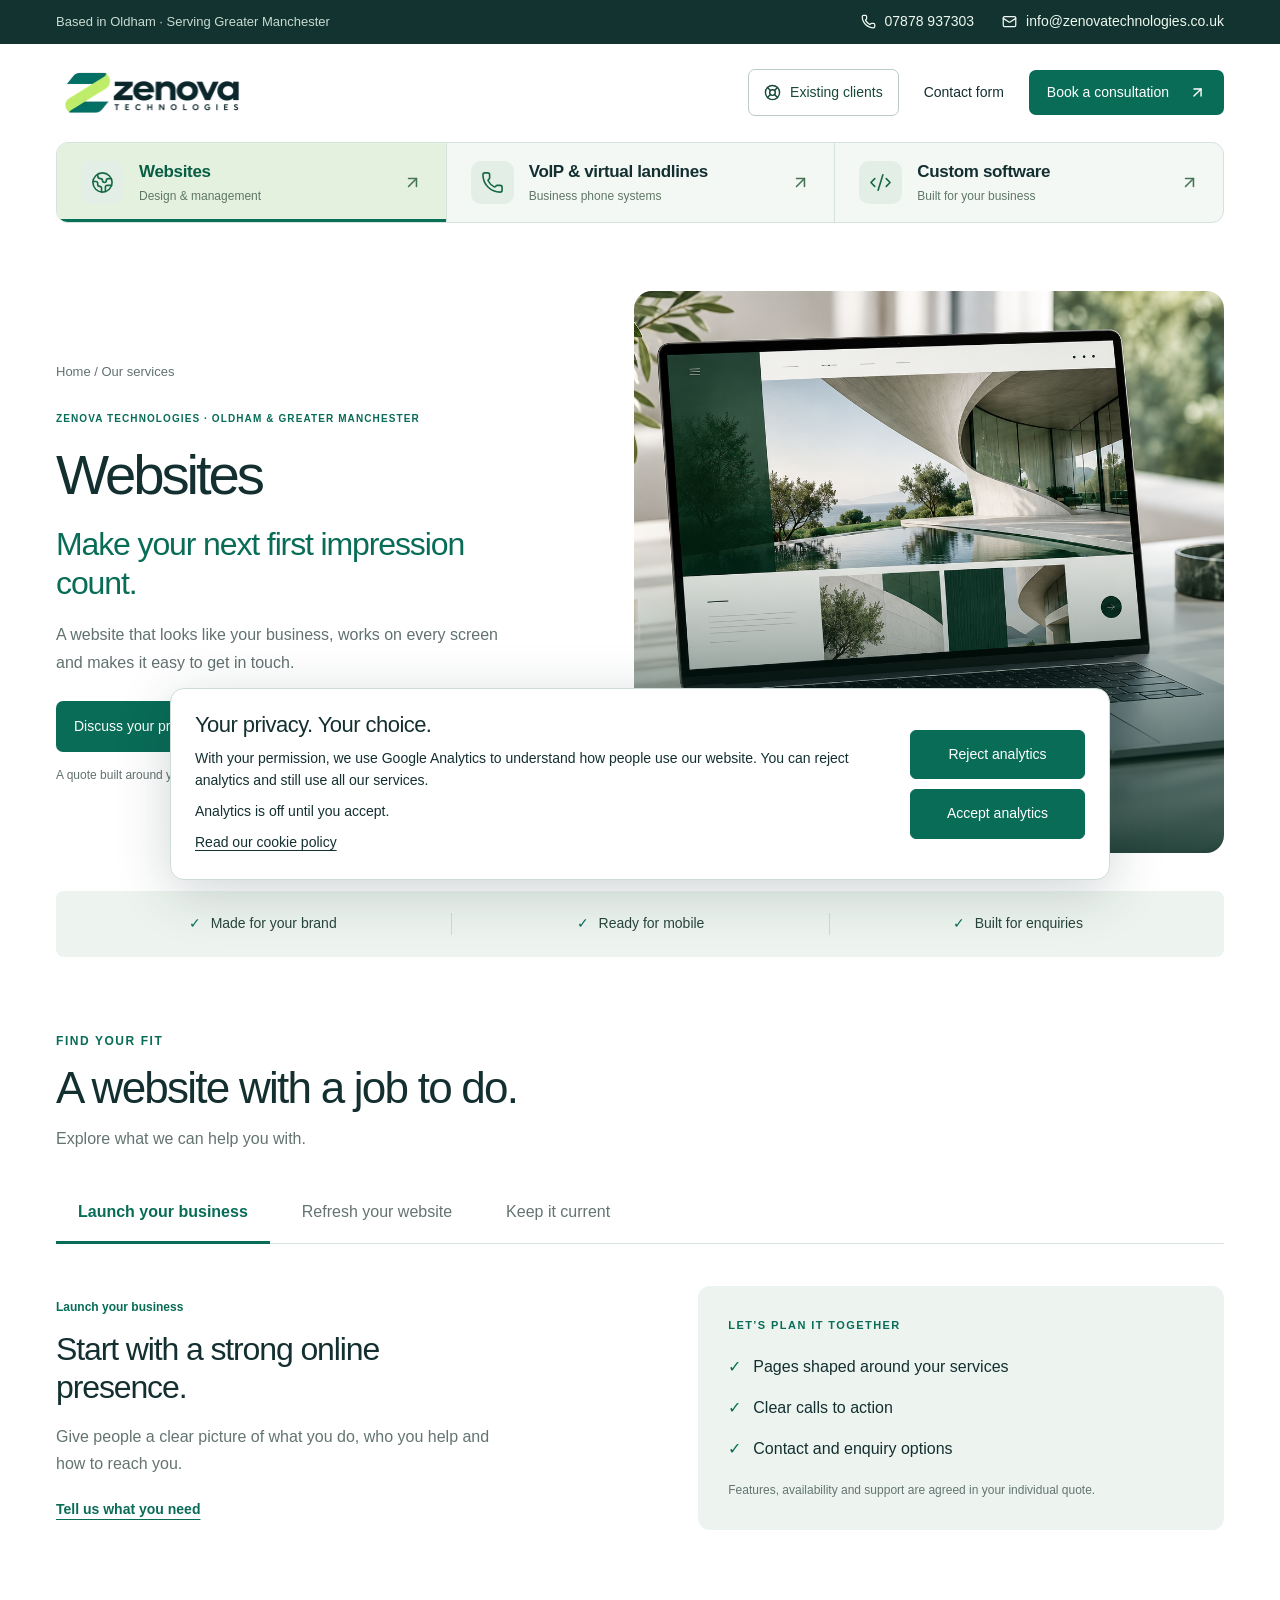
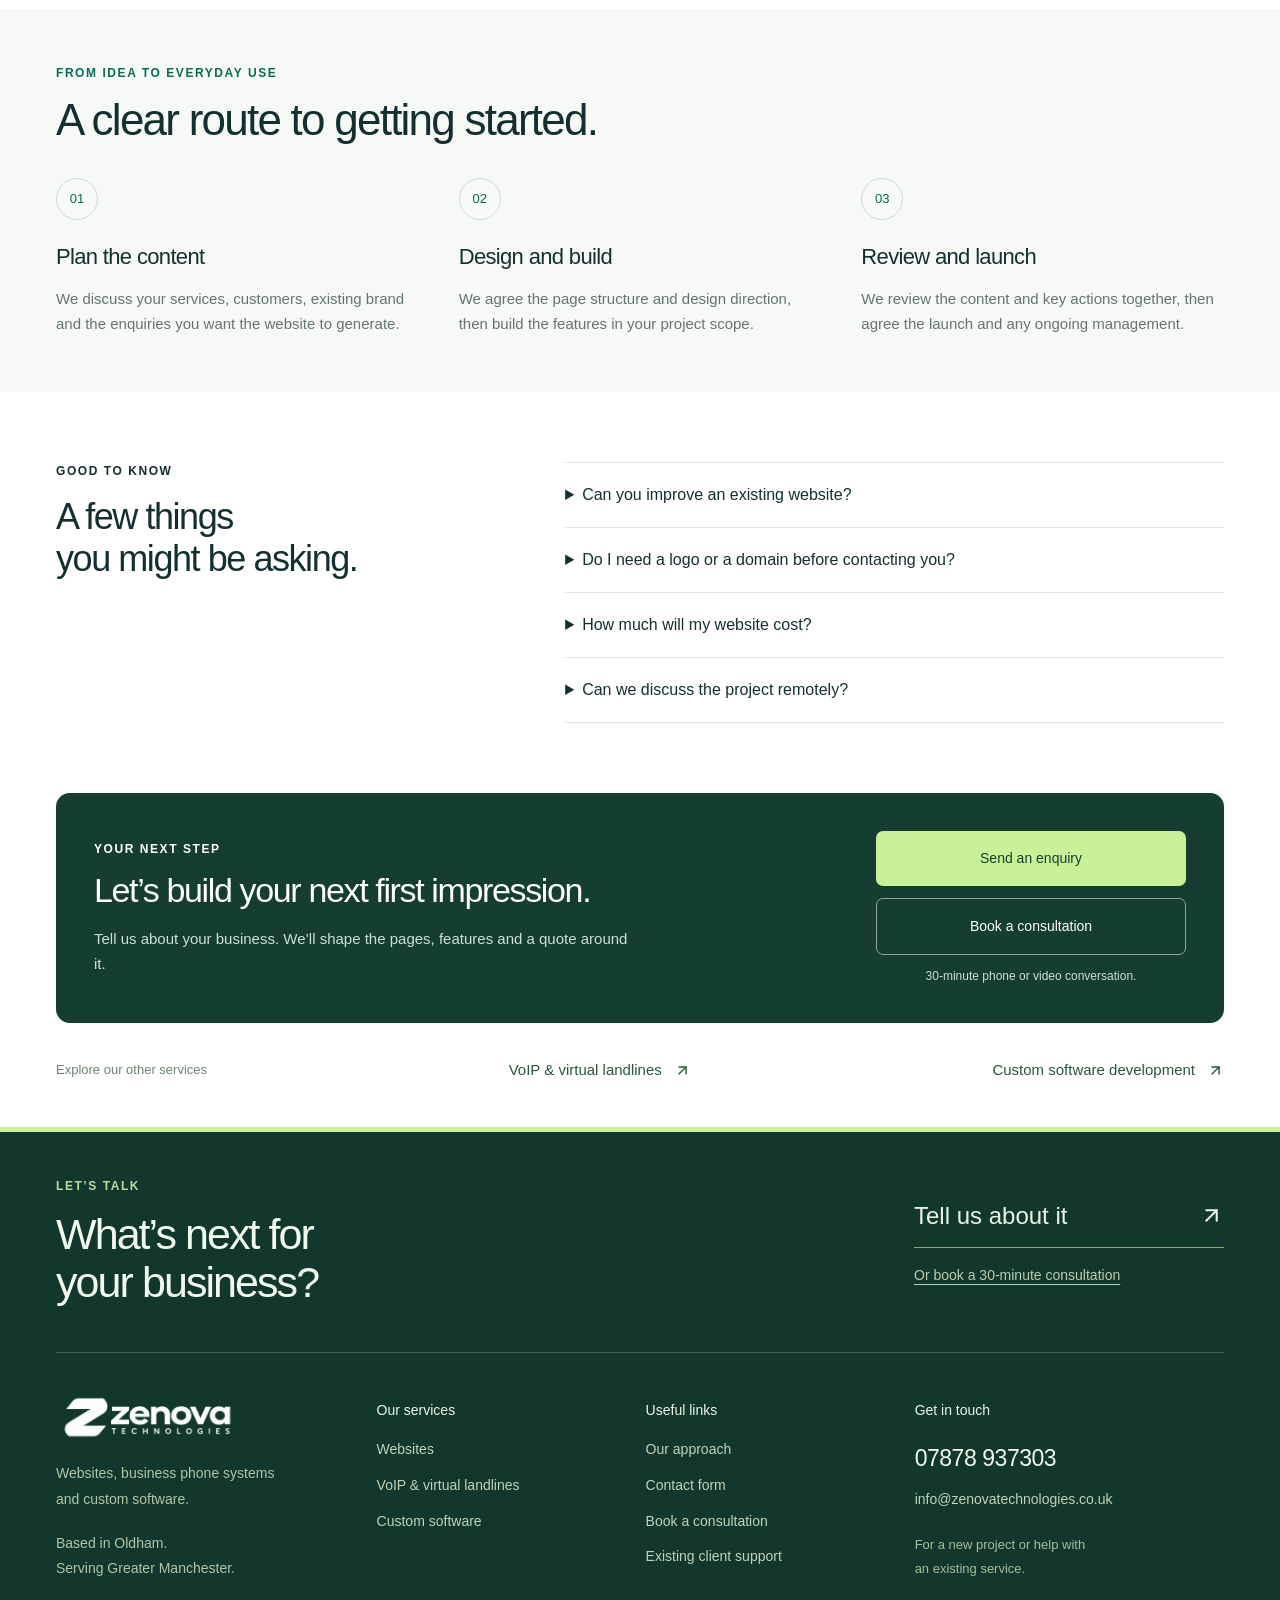
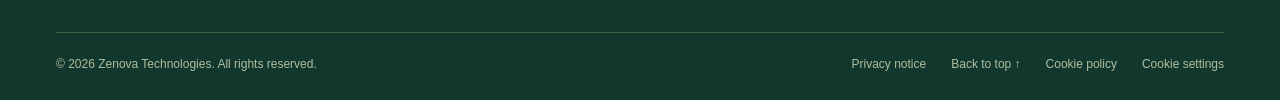
<file: web-design.html>
<!doctype html>

<html lang="en-GB"
  ><head
    ><script defer="" src="cookie-consent.js"></script
    ><meta charset="utf-8" /><meta
      content="width=device-width, initial-scale=1"
      name="viewport" /><title
      >Web Design in Oldham | Zenova Technologies | Zenova Technologies</title
    ><meta
      content="Website design and management for businesses in Oldham and Greater Manchester. Plan a responsive business website with Zenova Technologies."
      name="description" /><meta
      content="Web Design in Oldham | Zenova Technologies | Zenova Technologies"
      property="og:title" /><meta
      content="Website design and management for businesses in Oldham and Greater Manchester. Plan a responsive business website with Zenova Technologies."
      property="og:description" /><meta content="website" property="og:type" /><meta
      content="en_GB"
      property="og:locale" /><link href="assets/favicon.svg" rel="icon" /><link
      href="styles.css"
      rel="stylesheet" /><script defer="" src="script.js"></script
    ><script type="application/ld+json">
      {
        "@context": "https://schema.org",
        "@type": "Organization",
        "name": "Zenova Technologies",
        "telephone": "+447878937303",
        "email": "info@zenovatechnologies.co.uk",
        "areaServed": ["Oldham", "Greater Manchester"]
      }</script
    ><script defer="" src="product-pages.js"></script></head
  ><body
    ><a class="skip-link" href="#service-main">Skip to content</a
    ><div class="contact-ribbon"
      ><div class="wrap"
        ><span>Based in Oldham · Serving Greater Manchester</span
        ><div
          ><a href="tel:+447878937303"
            ><svg
              aria-hidden="true"
              class="lucide lucide-phone"
              fill="none"
              height="15"
              stroke="currentColor"
              stroke-linecap="round"
              stroke-linejoin="round"
              stroke-width="2"
              viewbox="0 0 24 24"
              width="15"
              xmlns="http://www.w3.org/2000/svg"
            >
              <path
                d="M13.832 16.568a1 1 0 0 0 1.213-.303l.355-.465A2 2 0 0 1 17 15h3a2 2 0 0 1 2 2v3a2 2 0 0 1-2 2A18 18 0 0 1 2 4a2 2 0 0 1 2-2h3a2 2 0 0 1 2 2v3a2 2 0 0 1-.8 1.6l-.468.351a1 1 0 0 0-.292 1.233 14 14 0 0 0 6.392 6.384"
              ></path></svg
            >07878 937303</a
          ><a href="mailto:info@zenovatechnologies.co.uk"
            ><svg
              aria-hidden="true"
              class="lucide lucide-mail"
              fill="none"
              height="15"
              stroke="currentColor"
              stroke-linecap="round"
              stroke-linejoin="round"
              stroke-width="2"
              viewbox="0 0 24 24"
              width="15"
              xmlns="http://www.w3.org/2000/svg"
            >
              <path d="m22 7-8.991 5.727a2 2 0 0 1-2.009 0L2 7"></path>
              <rect height="16" rx="2" width="20" x="2" y="4"></rect></svg
            >info@zenovatechnologies.co.uk</a
          ></div
        ></div
      ></div
    ><header class="site-header" id="top"
      ><div class="site-header-top wrap"
        ><a aria-label="Zenova Technologies home" class="brand" href="index.html"
          ><img
            alt="Zenova Technologies"
            height="256"
            sizes="(max-width: 700px) 150px, 191px"
            src="assets/zenova-logo-384.webp"
            srcset="assets/zenova-logo-384.webp 384w, assets/zenova-logo-768.webp 768w"
            width="768" /></a
        ><div class="site-header-actions"
          ><a class="existing-client-button" href="clients.html"
            ><svg
              aria-hidden="true"
              class="lucide lucide-life-buoy"
              fill="none"
              height="17"
              stroke="currentColor"
              stroke-linecap="round"
              stroke-linejoin="round"
              stroke-width="2"
              viewbox="0 0 24 24"
              width="17"
              xmlns="http://www.w3.org/2000/svg"
            >
              <circle cx="12" cy="12" r="10"></circle>
              <path d="m4.93 4.93 4.24 4.24"></path>
              <path d="m14.83 9.17 4.24-4.24"></path>
              <path d="m14.83 14.83 4.24 4.24"></path>
              <path d="m9.17 14.83-4.24 4.24"></path>
              <circle cx="12" cy="12" r="4"></circle></svg
            >Existing clients</a
          ><div class="header-contact-actions"
            ><a class="text-link" href="index.html?service=web-design#contact-form">Contact form</a
            ><a class="button button-small" href="index.html?service=web-design#consultation"
              >Book a consultation
              <svg
                aria-hidden="true"
                class="lucide lucide-arrow-up-right"
                fill="none"
                height="17"
                stroke="currentColor"
                stroke-linecap="round"
                stroke-linejoin="round"
                stroke-width="2"
                viewbox="0 0 24 24"
                width="17"
                xmlns="http://www.w3.org/2000/svg"
              >
                <path d="M7 7h10v10"></path>
                <path d="M7 17 17 7"></path></svg></a></div></div></div
      ><nav aria-label="Our services" class="service-navigation wrap"
        ><a aria-current="page" class="service-navigation-link" href="web-design.html"
          ><span class="service-nav-icon"
            ><svg
              aria-hidden="true"
              class="lucide lucide-earth"
              fill="none"
              height="23"
              stroke="currentColor"
              stroke-linecap="round"
              stroke-linejoin="round"
              stroke-width="1.7"
              viewbox="0 0 24 24"
              width="23"
              xmlns="http://www.w3.org/2000/svg"
            >
              <path d="M21.54 15H17a2 2 0 0 0-2 2v4.54"></path>
              <path
                d="M7 3.34V5a3 3 0 0 0 3 3a2 2 0 0 1 2 2c0 1.1.9 2 2 2a2 2 0 0 0 2-2c0-1.1.9-2 2-2h3.17"
              ></path>
              <path d="M11 21.95V18a2 2 0 0 0-2-2a2 2 0 0 1-2-2v-1a2 2 0 0 0-2-2H2.05"></path>
              <circle cx="12" cy="12" r="10"></circle></svg></span
          ><span><strong>Websites</strong><small>Design &amp; management</small></span
          ><svg
            aria-hidden="true"
            class="lucide lucide-arrow-up-right service-nav-arrow"
            fill="none"
            height="19"
            stroke="currentColor"
            stroke-linecap="round"
            stroke-linejoin="round"
            stroke-width="2"
            viewbox="0 0 24 24"
            width="19"
            xmlns="http://www.w3.org/2000/svg"
          >
            <path d="M7 7h10v10"></path>
            <path d="M7 17 17 7"></path></svg></a
        ><a class="service-navigation-link" href="voip-virtual-landlines.html"
          ><span class="service-nav-icon"
            ><svg
              aria-hidden="true"
              class="lucide lucide-phone"
              fill="none"
              height="23"
              stroke="currentColor"
              stroke-linecap="round"
              stroke-linejoin="round"
              stroke-width="1.7"
              viewbox="0 0 24 24"
              width="23"
              xmlns="http://www.w3.org/2000/svg"
            >
              <path
                d="M13.832 16.568a1 1 0 0 0 1.213-.303l.355-.465A2 2 0 0 1 17 15h3a2 2 0 0 1 2 2v3a2 2 0 0 1-2 2A18 18 0 0 1 2 4a2 2 0 0 1 2-2h3a2 2 0 0 1 2 2v3a2 2 0 0 1-.8 1.6l-.468.351a1 1 0 0 0-.292 1.233 14 14 0 0 0 6.392 6.384"
              ></path></svg></span
          ><span
            ><strong>VoIP &amp; virtual landlines</strong
            ><small>Business phone systems</small></span
          ><svg
            aria-hidden="true"
            class="lucide lucide-arrow-up-right service-nav-arrow"
            fill="none"
            height="19"
            stroke="currentColor"
            stroke-linecap="round"
            stroke-linejoin="round"
            stroke-width="2"
            viewbox="0 0 24 24"
            width="19"
            xmlns="http://www.w3.org/2000/svg"
          >
            <path d="M7 7h10v10"></path>
            <path d="M7 17 17 7"></path></svg></a
        ><a class="service-navigation-link" href="custom-software.html"
          ><span class="service-nav-icon"
            ><svg
              aria-hidden="true"
              class="lucide lucide-code-xml"
              fill="none"
              height="23"
              stroke="currentColor"
              stroke-linecap="round"
              stroke-linejoin="round"
              stroke-width="1.7"
              viewbox="0 0 24 24"
              width="23"
              xmlns="http://www.w3.org/2000/svg"
            >
              <path d="m18 16 4-4-4-4"></path>
              <path d="m6 8-4 4 4 4"></path>
              <path d="m14.5 4-5 16"></path></svg></span
          ><span><strong>Custom software</strong><small>Built for your business</small></span
          ><svg
            aria-hidden="true"
            class="lucide lucide-arrow-up-right service-nav-arrow"
            fill="none"
            height="19"
            stroke="currentColor"
            stroke-linecap="round"
            stroke-linejoin="round"
            stroke-width="2"
            viewbox="0 0 24 24"
            width="19"
            xmlns="http://www.w3.org/2000/svg"
          >
            <path d="M7 7h10v10"></path>
            <path d="M7 17 17 7"></path></svg></a></nav></header
    ><main class="product-page product-websites" id="service-main"
      ><section class="product-hero wrap"
        ><div class="product-pitch"
          ><a class="product-back" href="index.html">Home / Our services</a
          ><p class="eyebrow">ZENOVA TECHNOLOGIES · OLDHAM &amp; GREATER MANCHESTER</p
          ><h1>Websites</h1><p class="product-promise">Make your next first impression count.</p
          ><p class="product-intro"
            >A website that looks like your business, works on every screen and makes it easy to get
            in touch.</p
          ><div class="product-buy-actions"
            ><a class="button" href="index.html?service=web-design#contact-form"
              >Discuss your project</a
            ><a class="button button-outline" href="index.html?service=web-design#consultation"
              >Book a consultation</a
            ></div
          ><p class="product-quote-note">A quote built around your requirements.</p></div
        ><figure class="product-visual"
          ><img
            alt="Laptop displaying an illustrative business website"
            fetchpriority="high"
            height="1024"
            src="assets/product-websites.png"
            width="1536"
          /><div class="product-image-label"
            ><span>MADE FOR YOUR BUSINESS</span><strong>Websites</strong></div
          ></figure
        ></section
      ><div class="product-benefit-strip wrap"
        ><span><span aria-hidden="true">✓</span>Made for your brand</span
        ><span><span aria-hidden="true">✓</span>Ready for mobile</span
        ><span><span aria-hidden="true">✓</span>Built for enquiries</span></div
      ><section class="product-configurator wrap"
        ><div class="product-section-heading"
          ><p class="eyebrow">FIND YOUR FIT</p><h2>A website with a job to do.</h2
          ><p>Explore what we can help you with.</p></div
        ><div aria-label="Explore Websites options" class="product-tabs" role="tablist"
          ><button
            aria-controls="feature-panel-0"
            aria-selected="true"
            data-product-tab="0"
            id="feature-tab-0"
            role="tab"
            tabindex="0"
            type="button"
            >Launch your business</button
          ><button
            aria-controls="feature-panel-1"
            aria-selected="false"
            data-product-tab="1"
            id="feature-tab-1"
            role="tab"
            tabindex="-1"
            type="button"
            >Refresh your website</button
          ><button
            aria-controls="feature-panel-2"
            aria-selected="false"
            data-product-tab="2"
            id="feature-tab-2"
            role="tab"
            tabindex="-1"
            type="button"
            >Keep it current</button
          ></div
        ><div
          aria-labelledby="feature-tab-0"
          class="product-feature-panel"
          id="feature-panel-0"
          role="tabpanel"
          tabindex="0"
          ><div
            ><span class="product-feature-kicker">Launch your business</span
            ><h3>Start with a strong online presence.</h3
            ><p>Give people a clear picture of what you do, who you help and how to reach you.</p
            ><a class="product-text-link" href="index.html?service=web-design#contact-form"
              >Tell us what you need</a
            ></div
          ><div class="product-feature-list"
            ><p class="eyebrow">LET’S PLAN IT TOGETHER</p
            ><ul
              ><li><span aria-hidden="true">✓</span>Pages shaped around your services</li
              ><li><span aria-hidden="true">✓</span>Clear calls to action</li
              ><li><span aria-hidden="true">✓</span>Contact and enquiry options</li></ul
            ><p class="product-feature-note"
              >Features, availability and support are agreed in your individual quote.</p
            ></div
          ></div
        ><div
          aria-labelledby="feature-tab-1"
          class="product-feature-panel"
          hidden=""
          id="feature-panel-1"
          role="tabpanel"
          tabindex="0"
          ><div
            ><span class="product-feature-kicker">Refresh your website</span
            ><h3>Turn a dated site into a better experience.</h3
            ><p>Bring your existing website into line with where your business is today.</p
            ><a class="product-text-link" href="index.html?service=web-design#contact-form"
              >Tell us what you need</a
            ></div
          ><div class="product-feature-list"
            ><p class="eyebrow">LET’S PLAN IT TOGETHER</p
            ><ul
              ><li><span aria-hidden="true">✓</span>Review your current site</li
              ><li><span aria-hidden="true">✓</span>Improve the layout and navigation</li
              ><li
                ><span aria-hidden="true">✓</span>Make important information easier to find</li
              ></ul
            ><p class="product-feature-note"
              >Features, availability and support are agreed in your individual quote.</p
            ></div
          ></div
        ><div
          aria-labelledby="feature-tab-2"
          class="product-feature-panel"
          hidden=""
          id="feature-panel-2"
          role="tabpanel"
          tabindex="0"
          ><div
            ><span class="product-feature-kicker">Keep it current</span
            ><h3>Let your website grow with you.</h3
            ><p
              >Discuss ongoing management so your services and contact information stay up to
              date.</p
            ><a class="product-text-link" href="index.html?service=web-design#contact-form"
              >Tell us what you need</a
            ></div
          ><div class="product-feature-list"
            ><p class="eyebrow">LET’S PLAN IT TOGETHER</p
            ><ul
              ><li><span aria-hidden="true">✓</span>Agree the updates you need</li
              ><li><span aria-hidden="true">✓</span>Plan future content changes</li
              ><li
                ><span aria-hidden="true">✓</span>Choose an appropriate support arrangement</li
              ></ul
            ><p class="product-feature-note"
              >Features, availability and support are agreed in your individual quote.</p
            ></div
          ></div
        ></section
      ><section class="product-process"
        ><div class="wrap"
          ><div class="product-section-heading"
            ><p class="eyebrow">FROM IDEA TO EVERYDAY USE</p
            ><h2>A clear route to getting started.</h2></div
          ><div class="product-process-grid"
            ><article
              ><span class="product-step">01</span><h3>Plan the content</h3
              ><p
                >We discuss your services, customers, existing brand and the enquiries you want the
                website to generate.</p
              ></article
            ><article
              ><span class="product-step">02</span><h3>Design and build</h3
              ><p
                >We agree the page structure and design direction, then build the features in your
                project scope.</p
              ></article
            ><article
              ><span class="product-step">03</span><h3>Review and launch</h3
              ><p
                >We review the content and key actions together, then agree the launch and any
                ongoing management.</p
              ></article
            ></div
          ></div
        ></section
      ><section class="product-faq wrap"
        ><div
          ><p class="eyebrow">GOOD TO KNOW</p><h2>A few things<br />you might be asking.</h2></div
        ><div
          ><details
            ><summary>Can you improve an existing website?</summary
            ><p
              >Yes. Share your current website and tell us what is not working for you. We will
              review whether targeted improvements or a new build would better suit the project.</p
            ></details
          ><details
            ><summary>Do I need a logo or a domain before contacting you?</summary
            ><p
              >No. Tell us what you already have. We can discuss branding and domain requirements
              during the consultation, with responsibilities and any additional costs agreed in the
              quote.</p
            ></details
          ><details
            ><summary>How much will my website cost?</summary
            ><p
              >The quote depends on the number of pages, the content and features required, and any
              ongoing management. A consultation helps us define the scope before giving you a price
              and timescale.</p
            ></details
          ><details
            ><summary>Can we discuss the project remotely?</summary
            ><p
              >Yes. Consultations can take place by phone or video call. Zenova is based in Oldham
              and works with businesses across Greater Manchester.</p
            ></details
          ></div
        ></section
      ><section class="product-close wrap"
        ><div
          ><p class="eyebrow">YOUR NEXT STEP</p><h2>Let’s build your next first impression.</h2
          ><p
            >Tell us about your business. We’ll shape the pages, features and a quote around it.</p
          ></div
        ><div class="product-close-actions"
          ><a class="button" href="index.html?service=web-design#contact-form">Send an enquiry</a
          ><a class="button button-outline" href="index.html?service=web-design#consultation"
            >Book a consultation</a
          ><span>30-minute phone or video conversation.</span></div
        ></section
      ><nav aria-label="Other Zenova services" class="detail-related wrap"
        ><span>Explore our other services</span
        ><a href="voip-virtual-landlines.html"
          >VoIP &amp; virtual landlines<svg
            aria-hidden="true"
            class="lucide lucide-arrow-up-right"
            fill="none"
            height="17"
            stroke="currentColor"
            stroke-linecap="round"
            stroke-linejoin="round"
            stroke-width="2"
            viewbox="0 0 24 24"
            width="17"
            xmlns="http://www.w3.org/2000/svg"
          >
            <path d="M7 7h10v10"></path>
            <path d="M7 17 17 7"></path></svg></a
        ><a href="custom-software.html"
          >Custom software development<svg
            aria-hidden="true"
            class="lucide lucide-arrow-up-right"
            fill="none"
            height="17"
            stroke="currentColor"
            stroke-linecap="round"
            stroke-linejoin="round"
            stroke-width="2"
            viewbox="0 0 24 24"
            width="17"
            xmlns="http://www.w3.org/2000/svg"
          >
            <path d="M7 7h10v10"></path>
            <path d="M7 17 17 7"></path></svg></a></nav></main
    ><footer class="site-footer"
      ><div class="wrap footer-invitation"
        ><div
          ><p class="eyebrow">LET’S TALK</p><h2>What’s next for<br />your business?</h2></div
        ><div
          ><a class="footer-start" href="index.html#contact-form"
            >Tell us about it
            <svg
              aria-hidden="true"
              class="lucide lucide-arrow-up-right"
              fill="none"
              height="25"
              stroke="currentColor"
              stroke-linecap="round"
              stroke-linejoin="round"
              stroke-width="2"
              viewbox="0 0 24 24"
              width="25"
              xmlns="http://www.w3.org/2000/svg"
            >
              <path d="M7 7h10v10"></path>
              <path d="M7 17 17 7"></path></svg></a
          ><a class="footer-book" href="index.html#consultation"
            >Or book a 30-minute consultation</a
          ></div
        ></div
      ><div class="wrap footer-directory"
        ><div class="footer-identity"
          ><a class="brand" href="index.html"
            ><img
              alt="Zenova Technologies"
              height="256"
              loading="lazy"
              sizes="190px"
              src="assets/zenova-logo-384.webp"
              srcset="assets/zenova-logo-384.webp 384w, assets/zenova-logo-768.webp 768w"
              width="768" /></a
          ><p>Websites, business phone systems and custom software.</p
          ><p>Based in Oldham.<br />Serving Greater Manchester.</p></div
        ><nav aria-label="Footer services"
          ><h3>Our services</h3><a href="web-design.html">Websites</a
          ><a href="voip-virtual-landlines.html">VoIP &amp; virtual landlines</a
          ><a href="custom-software.html">Custom software</a></nav
        ><nav aria-label="Footer useful links"
          ><h3>Useful links</h3><a href="index.html#approach">Our approach</a
          ><a href="index.html#contact-form">Contact form</a
          ><a href="index.html#consultation">Book a consultation</a
          ><a href="clients.html">Existing client support</a></nav
        ><div class="footer-reach"
          ><h3>Get in touch</h3><a class="footer-phone" href="tel:+447878937303">07878 937303</a
          ><a href="mailto:info@zenovatechnologies.co.uk">info@zenovatechnologies.co.uk</a
          ><p>For a new project or help with<br />an existing service.</p></div
        ></div
      ><div class="wrap footer-legal"
        ><span>© 2026 Zenova Technologies. All rights reserved.</span
        ><div
          ><a href="privacy.html">Privacy notice</a><a href="#top">Back to top ↑</a
          ><a href="cookies.html">Cookie policy</a
          ><button data-cookie-settings="" type="button">Cookie settings</button></div
        ></div
      ></footer
    ><aside
      aria-describedby="cookie-description"
      aria-labelledby="cookie-title"
      aria-modal="false"
      class="cookie-banner"
      hidden=""
      id="cookie-banner"
      role="dialog"
      ><div class="cookie-copy"
        ><h2 id="cookie-title">Your privacy. Your choice.</h2
        ><p id="cookie-description"
          >With your permission, we use Google Analytics to understand how people use our website.
          You can reject analytics and still use all our services.</p
        ><p id="cookie-current-choice">Analytics is off until you accept.</p
        ><a href="cookies.html">Read our cookie policy</a></div
      ><div class="cookie-actions"
        ><button data-cookie-reject="" type="button">Reject analytics</button
        ><button data-cookie-accept="" type="button">Accept analytics</button></div
      ></aside
    ></body
  ></html
>
</file>
<file: styles.css>
/* Original compiled design CSS. No build tools or framework needed. */
/*! tailwindcss v4.2.1 | MIT License | https://tailwindcss.com */
@layer properties {
  @supports (((-webkit-hyphens: none)) and (not (margin-trim: inline))) or
    ((-moz-orient: inline) and (not (color: rgb(from red r g b)))) {
    :root,
    :host {
      --shimmer-angle: 20deg;
    }
    *,
    :before,
    :after {
      --tw-translate-x: 0;
      --tw-translate-y: 0;
      --tw-translate-z: 0;
      --tw-rotate-x: initial;
      --tw-rotate-y: initial;
      --tw-rotate-z: initial;
      --tw-skew-x: initial;
      --tw-skew-y: initial;
      --tw-scroll-snap-strictness: proximity;
      --tw-space-x-reverse: 0;
      --tw-border-style: solid;
      --tw-leading: initial;
      --tw-font-weight: initial;
      --tw-tracking: initial;
      --tw-ordinal: initial;
      --tw-slashed-zero: initial;
      --tw-numeric-figure: initial;
      --tw-numeric-spacing: initial;
      --tw-numeric-fraction: initial;
      --tw-shadow: 0 0 #0000;
      --tw-shadow-color: initial;
      --tw-shadow-alpha: 100%;
      --tw-inset-shadow: 0 0 #0000;
      --tw-inset-shadow-color: initial;
      --tw-inset-shadow-alpha: 100%;
      --tw-ring-color: initial;
      --tw-ring-shadow: 0 0 #0000;
      --tw-inset-ring-color: initial;
      --tw-inset-ring-shadow: 0 0 #0000;
      --tw-ring-inset: initial;
      --tw-ring-offset-width: 0px;
      --tw-ring-offset-color: #fff;
      --tw-ring-offset-shadow: 0 0 #0000;
      --tw-outline-style: solid;
      --tw-blur: initial;
      --tw-brightness: initial;
      --tw-contrast: initial;
      --tw-grayscale: initial;
      --tw-hue-rotate: initial;
      --tw-invert: initial;
      --tw-opacity: initial;
      --tw-saturate: initial;
      --tw-sepia: initial;
      --tw-drop-shadow: initial;
      --tw-drop-shadow-color: initial;
      --tw-drop-shadow-alpha: 100%;
      --tw-drop-shadow-size: initial;
      --tw-duration: initial;
      --tw-ease: initial;
      --tw-content: "";
      --tw-scale-x: 1;
      --tw-scale-y: 1;
      --tw-scale-z: 1;
      --tw-animation-delay: 0s;
      --tw-animation-direction: normal;
      --tw-animation-duration: initial;
      --tw-animation-fill-mode: none;
      --tw-animation-iteration-count: 1;
      --tw-enter-blur: 0;
      --tw-enter-opacity: 1;
      --tw-enter-rotate: 0;
      --tw-enter-scale: 1;
      --tw-enter-translate-x: 0;
      --tw-enter-translate-y: 0;
      --tw-exit-blur: 0;
      --tw-exit-opacity: 1;
      --tw-exit-rotate: 0;
      --tw-exit-scale: 1;
      --tw-exit-translate-x: 0;
      --tw-exit-translate-y: 0;
      --scroll-fade-t: 0px;
      --scroll-fade-b: 0px;
      --scroll-fade-s: 0px;
      --scroll-fade-e: 0px;
      --scroll-fade-mask: initial;
      --shimmer-image: initial;
      --shimmer-text-fill: initial;
    }
    ::backdrop {
      --tw-translate-x: 0;
      --tw-translate-y: 0;
      --tw-translate-z: 0;
      --tw-rotate-x: initial;
      --tw-rotate-y: initial;
      --tw-rotate-z: initial;
      --tw-skew-x: initial;
      --tw-skew-y: initial;
      --tw-scroll-snap-strictness: proximity;
      --tw-space-x-reverse: 0;
      --tw-border-style: solid;
      --tw-leading: initial;
      --tw-font-weight: initial;
      --tw-tracking: initial;
      --tw-ordinal: initial;
      --tw-slashed-zero: initial;
      --tw-numeric-figure: initial;
      --tw-numeric-spacing: initial;
      --tw-numeric-fraction: initial;
      --tw-shadow: 0 0 #0000;
      --tw-shadow-color: initial;
      --tw-shadow-alpha: 100%;
      --tw-inset-shadow: 0 0 #0000;
      --tw-inset-shadow-color: initial;
      --tw-inset-shadow-alpha: 100%;
      --tw-ring-color: initial;
      --tw-ring-shadow: 0 0 #0000;
      --tw-inset-ring-color: initial;
      --tw-inset-ring-shadow: 0 0 #0000;
      --tw-ring-inset: initial;
      --tw-ring-offset-width: 0px;
      --tw-ring-offset-color: #fff;
      --tw-ring-offset-shadow: 0 0 #0000;
      --tw-outline-style: solid;
      --tw-blur: initial;
      --tw-brightness: initial;
      --tw-contrast: initial;
      --tw-grayscale: initial;
      --tw-hue-rotate: initial;
      --tw-invert: initial;
      --tw-opacity: initial;
      --tw-saturate: initial;
      --tw-sepia: initial;
      --tw-drop-shadow: initial;
      --tw-drop-shadow-color: initial;
      --tw-drop-shadow-alpha: 100%;
      --tw-drop-shadow-size: initial;
      --tw-duration: initial;
      --tw-ease: initial;
      --tw-content: "";
      --tw-scale-x: 1;
      --tw-scale-y: 1;
      --tw-scale-z: 1;
      --tw-animation-delay: 0s;
      --tw-animation-direction: normal;
      --tw-animation-duration: initial;
      --tw-animation-fill-mode: none;
      --tw-animation-iteration-count: 1;
      --tw-enter-blur: 0;
      --tw-enter-opacity: 1;
      --tw-enter-rotate: 0;
      --tw-enter-scale: 1;
      --tw-enter-translate-x: 0;
      --tw-enter-translate-y: 0;
      --tw-exit-blur: 0;
      --tw-exit-opacity: 1;
      --tw-exit-rotate: 0;
      --tw-exit-scale: 1;
      --tw-exit-translate-x: 0;
      --tw-exit-translate-y: 0;
      --scroll-fade-t: 0px;
      --scroll-fade-b: 0px;
      --scroll-fade-s: 0px;
      --scroll-fade-e: 0px;
      --scroll-fade-mask: initial;
      --shimmer-image: initial;
      --shimmer-text-fill: initial;
    }
  }
}
@layer theme {
  :root,
  :host {
    --font-mono:
      ui-monospace, SFMono-Regular, Menlo, Monaco, Consolas, "Liberation Mono", "Courier New",
      monospace;
    --color-black: #000;
    --color-white: #fff;
    --spacing: 0.25rem;
    --container-xs: 20rem;
    --container-sm: 24rem;
    --container-lg: 32rem;
    --text-xs: 0.75rem;
    --text-xs--line-height: calc(1 / 0.75);
    --text-sm: 0.875rem;
    --text-sm--line-height: calc(1.25 / 0.875);
    --text-base: 1rem;
    --text-base--line-height: calc(1.5 / 1);
    --text-lg: 1.125rem;
    --text-lg--line-height: calc(1.75 / 1.125);
    --font-weight-normal: 400;
    --font-weight-medium: 500;
    --font-weight-semibold: 600;
    --tracking-tight: -0.025em;
    --tracking-widest: 0.1em;
    --leading-tight: 1.25;
    --leading-snug: 1.375;
    --leading-normal: 1.5;
    --leading-relaxed: 1.625;
    --radius-xs: 0.125rem;
    --ease-in-out: cubic-bezier(0.4, 0, 0.2, 1);
    --animate-spin: spin 1s linear infinite;
    --animate-pulse: pulse 2s cubic-bezier(0.4, 0, 0.6, 1) infinite;
    --aspect-video: 16 / 9;
    --default-transition-duration: 0.15s;
    --default-transition-timing-function: cubic-bezier(0.4, 0, 0.2, 1);
    --default-font-family: Arial, Helvetica, sans-serif;
    --default-mono-font-family: var(--font-mono);
    --color-border: var(--border);
  }
}
@layer base {
  *,
  :after,
  :before {
    box-sizing: border-box;
    border: 0 solid;
    margin: 0;
    padding: 0;
  }
  ::backdrop {
    box-sizing: border-box;
    border: 0 solid;
    margin: 0;
    padding: 0;
  }
  ::file-selector-button {
    box-sizing: border-box;
    border: 0 solid;
    margin: 0;
    padding: 0;
  }
  html,
  :host {
    -webkit-text-size-adjust: 100%;
    tab-size: 4;
    line-height: 1.5;
    font-family: var(
      --default-font-family,
      ui-sans-serif,
      system-ui,
      sans-serif,
      "Apple Color Emoji",
      "Segoe UI Emoji",
      "Segoe UI Symbol",
      "Noto Color Emoji"
    );
    font-feature-settings: var(--default-font-feature-settings, normal);
    font-variation-settings: var(--default-font-variation-settings, normal);
    -webkit-tap-highlight-color: transparent;
  }
  hr {
    height: 0;
    color: inherit;
    border-top-width: 1px;
  }
  abbr:where([title]) {
    -webkit-text-decoration: underline dotted;
    text-decoration: underline dotted;
  }
  h1,
  h2,
  h3,
  h4,
  h5,
  h6 {
    font-size: inherit;
    font-weight: inherit;
  }
  a {
    color: inherit;
    -webkit-text-decoration: inherit;
    -webkit-text-decoration: inherit;
    -webkit-text-decoration: inherit;
    -webkit-text-decoration: inherit;
    text-decoration: inherit;
  }
  b,
  strong {
    font-weight: bolder;
  }
  code,
  kbd,
  samp,
  pre {
    font-family: var(
      --default-mono-font-family,
      ui-monospace,
      SFMono-Regular,
      Menlo,
      Monaco,
      Consolas,
      "Liberation Mono",
      "Courier New",
      monospace
    );
    font-feature-settings: var(--default-mono-font-feature-settings, normal);
    font-variation-settings: var(--default-mono-font-variation-settings, normal);
    font-size: 1em;
  }
  small {
    font-size: 80%;
  }
  sub,
  sup {
    vertical-align: baseline;
    font-size: 75%;
    line-height: 0;
    position: relative;
  }
  sub {
    bottom: -0.25em;
  }
  sup {
    top: -0.5em;
  }
  table {
    text-indent: 0;
    border-color: inherit;
    border-collapse: collapse;
  }
  :-moz-focusring {
    outline: auto;
  }
  progress {
    vertical-align: baseline;
  }
  summary {
    display: list-item;
  }
  ol,
  ul,
  menu {
    list-style: none;
  }
  img,
  svg,
  video,
  canvas,
  audio,
  iframe,
  embed,
  object {
    vertical-align: middle;
    display: block;
  }
  img,
  video {
    max-width: 100%;
    height: auto;
  }
  button,
  input,
  select,
  optgroup,
  textarea {
    font: inherit;
    font-feature-settings: inherit;
    font-variation-settings: inherit;
    letter-spacing: inherit;
    color: inherit;
    opacity: 1;
    background-color: #0000;
    border-radius: 0;
  }
  ::file-selector-button {
    font: inherit;
    font-feature-settings: inherit;
    font-variation-settings: inherit;
    letter-spacing: inherit;
    color: inherit;
    opacity: 1;
    background-color: #0000;
    border-radius: 0;
  }
  :where(select:is([multiple], [size])) optgroup {
    font-weight: bolder;
  }
  :where(select:is([multiple], [size])) optgroup option {
    padding-inline-start: 20px;
  }
  ::file-selector-button {
    margin-inline-end: 4px;
  }
  ::placeholder {
    opacity: 1;
  }
  @supports (not ((-webkit-appearance: -apple-pay-button))) or (contain-intrinsic-size: 1px) {
    ::placeholder {
      color: currentColor;
    }
    @supports (color: color-mix(in lab, red, red)) {
      ::placeholder {
        color: color-mix(in oklab, currentcolor 50%, transparent);
      }
    }
  }
  textarea {
    resize: vertical;
  }
  ::-webkit-search-decoration {
    -webkit-appearance: none;
  }
  ::-webkit-date-and-time-value {
    min-height: 1lh;
    text-align: inherit;
  }
  ::-webkit-datetime-edit {
    display: inline-flex;
  }
  ::-webkit-datetime-edit-fields-wrapper {
    padding: 0;
  }
  ::-webkit-datetime-edit {
    padding-block: 0;
  }
  ::-webkit-datetime-edit-year-field {
    padding-block: 0;
  }
  ::-webkit-datetime-edit-month-field {
    padding-block: 0;
  }
  ::-webkit-datetime-edit-day-field {
    padding-block: 0;
  }
  ::-webkit-datetime-edit-hour-field {
    padding-block: 0;
  }
  ::-webkit-datetime-edit-minute-field {
    padding-block: 0;
  }
  ::-webkit-datetime-edit-second-field {
    padding-block: 0;
  }
  ::-webkit-datetime-edit-millisecond-field {
    padding-block: 0;
  }
  ::-webkit-datetime-edit-meridiem-field {
    padding-block: 0;
  }
  ::-webkit-calendar-picker-indicator {
    line-height: 1;
  }
  :-moz-ui-invalid {
    box-shadow: none;
  }
  button,
  input:where([type="button"], [type="reset"], [type="submit"]) {
    -webkit-appearance: button;
    appearance: button;
  }
  ::file-selector-button {
    -webkit-appearance: button;
    appearance: button;
  }
  ::-webkit-inner-spin-button {
    height: auto;
  }
  ::-webkit-outer-spin-button {
    height: auto;
  }
  [hidden]:where(:not([hidden="until-found"])) {
    display: none !important;
  }
}
@layer components;
@layer utilities {
  .\@container\/card-header {
    container: card-header/inline-size;
  }
  .\@container\/field-group {
    container: field-group/inline-size;
  }
  .pointer-events-none {
    pointer-events: none;
  }
  .invisible {
    visibility: hidden;
  }
  .visible {
    visibility: visible;
  }
  .sr-only {
    clip-path: inset(50%);
    white-space: nowrap;
    border-width: 0;
    width: 1px;
    height: 1px;
    margin: -1px;
    padding: 0;
    position: absolute;
    overflow: hidden;
  }
  .absolute {
    position: absolute;
  }
  .fixed {
    position: fixed;
  }
  .relative {
    position: relative;
  }
  .inset-0 {
    inset: calc(var(--spacing) * 0);
  }
  .inset-x-0 {
    inset-inline: calc(var(--spacing) * 0);
  }
  .inset-y-0 {
    inset-block: calc(var(--spacing) * 0);
  }
  .inset-s-1\/2 {
    inset-inline-start: 50%;
  }
  .start {
    inset-inline-start: var(--spacing);
  }
  .end {
    inset-inline-end: var(--spacing);
  }
  .-top-12 {
    top: calc(var(--spacing) * -12);
  }
  .top-0 {
    top: calc(var(--spacing) * 0);
  }
  .top-1\.5 {
    top: calc(var(--spacing) * 1.5);
  }
  .top-1\/2 {
    top: 50%;
  }
  .top-3\.5 {
    top: calc(var(--spacing) * 3.5);
  }
  .top-4 {
    top: calc(var(--spacing) * 4);
  }
  .top-\[1px\] {
    top: 1px;
  }
  .top-\[50\%\] {
    top: 50%;
  }
  .top-\[60\%\] {
    top: 60%;
  }
  .top-full {
    top: 100%;
  }
  .-right-12 {
    right: calc(var(--spacing) * -12);
  }
  .right-0 {
    right: calc(var(--spacing) * 0);
  }
  .right-1 {
    right: calc(var(--spacing) * 1);
  }
  .right-2 {
    right: calc(var(--spacing) * 2);
  }
  .right-3 {
    right: calc(var(--spacing) * 3);
  }
  .right-3\.5 {
    right: calc(var(--spacing) * 3.5);
  }
  .right-4 {
    right: calc(var(--spacing) * 4);
  }
  .-bottom-12 {
    bottom: calc(var(--spacing) * -12);
  }
  .bottom-0 {
    bottom: calc(var(--spacing) * 0);
  }
  .-left-12 {
    left: calc(var(--spacing) * -12);
  }
  .left-0 {
    left: calc(var(--spacing) * 0);
  }
  .left-1\/2 {
    left: 50%;
  }
  .left-2 {
    left: calc(var(--spacing) * 2);
  }
  .left-3 {
    left: calc(var(--spacing) * 3);
  }
  .left-\[50\%\] {
    left: 50%;
  }
  .isolate {
    isolation: isolate;
  }
  .z-10 {
    z-index: 10;
  }
  .z-20 {
    z-index: 20;
  }
  .z-50 {
    z-index: 50;
  }
  .z-\[1\] {
    z-index: 1;
  }
  .order-first {
    order: -9999;
  }
  .order-last {
    order: 9999;
  }
  .col-start-2 {
    grid-column-start: 2;
  }
  .row-span-2 {
    grid-row: span 2 / span 2;
  }
  .row-start-1 {
    grid-row-start: 1;
  }
  .m-0\! {
    margin: calc(var(--spacing) * 0) !important;
  }
  .-mx-1 {
    margin-inline: calc(var(--spacing) * -1);
  }
  .mx-2 {
    margin-inline: calc(var(--spacing) * 2);
  }
  .mx-3\.5 {
    margin-inline: calc(var(--spacing) * 3.5);
  }
  .mx-auto {
    margin-inline: auto;
  }
  .-my-2 {
    margin-block: calc(var(--spacing) * -2);
  }
  .my-0 {
    margin-block: calc(var(--spacing) * 0);
  }
  .my-0\.5 {
    margin-block: calc(var(--spacing) * 0.5);
  }
  .my-1 {
    margin-block: calc(var(--spacing) * 1);
  }
  .-mt-4 {
    margin-top: calc(var(--spacing) * -4);
  }
  .mt-0\.5 {
    margin-top: calc(var(--spacing) * 0.5);
  }
  .mt-1\.5 {
    margin-top: calc(var(--spacing) * 1.5);
  }
  .mt-2 {
    margin-top: calc(var(--spacing) * 2);
  }
  .mt-4 {
    margin-top: calc(var(--spacing) * 4);
  }
  .mt-auto {
    margin-top: auto;
  }
  .mb-2 {
    margin-bottom: calc(var(--spacing) * 2);
  }
  .mb-3 {
    margin-bottom: calc(var(--spacing) * 3);
  }
  .-ml-1 {
    margin-left: calc(var(--spacing) * -1);
  }
  .-ml-4 {
    margin-left: calc(var(--spacing) * -4);
  }
  .ml-1 {
    margin-left: calc(var(--spacing) * 1);
  }
  .ml-4 {
    margin-left: calc(var(--spacing) * 4);
  }
  .ml-auto {
    margin-left: auto;
  }
  .line-clamp-1 {
    -webkit-line-clamp: 1;
    -webkit-box-orient: vertical;
    display: -webkit-box;
    overflow: hidden;
  }
  .line-clamp-2 {
    -webkit-line-clamp: 2;
    -webkit-box-orient: vertical;
    display: -webkit-box;
    overflow: hidden;
  }
  .block {
    display: block;
  }
  .flex {
    display: flex;
  }
  .grid {
    display: grid;
  }
  .hidden {
    display: none;
  }
  .inline-flex {
    display: inline-flex;
  }
  .table {
    display: table;
  }
  .table-caption {
    display: table-caption;
  }
  .table-cell {
    display: table-cell;
  }
  .table-row {
    display: table-row;
  }
  .field-sizing-content {
    field-sizing: content;
  }
  .aspect-square {
    aspect-ratio: 1;
  }
  .aspect-video {
    aspect-ratio: var(--aspect-video);
  }
  .size-\(--cell-size\) {
    width: var(--cell-size);
    height: var(--cell-size);
  }
  .size-2 {
    width: calc(var(--spacing) * 2);
    height: calc(var(--spacing) * 2);
  }
  .size-2\.5 {
    width: calc(var(--spacing) * 2.5);
    height: calc(var(--spacing) * 2.5);
  }
  .size-3 {
    width: calc(var(--spacing) * 3);
    height: calc(var(--spacing) * 3);
  }
  .size-3\.5 {
    width: calc(var(--spacing) * 3.5);
    height: calc(var(--spacing) * 3.5);
  }
  .size-4 {
    width: calc(var(--spacing) * 4);
    height: calc(var(--spacing) * 4);
  }
  .size-6 {
    width: calc(var(--spacing) * 6);
    height: calc(var(--spacing) * 6);
  }
  .size-7 {
    width: calc(var(--spacing) * 7);
    height: calc(var(--spacing) * 7);
  }
  .size-8 {
    width: calc(var(--spacing) * 8);
    height: calc(var(--spacing) * 8);
  }
  .size-9 {
    width: calc(var(--spacing) * 9);
    height: calc(var(--spacing) * 9);
  }
  .size-10 {
    width: calc(var(--spacing) * 10);
    height: calc(var(--spacing) * 10);
  }
  .size-16 {
    width: calc(var(--spacing) * 16);
    height: calc(var(--spacing) * 16);
  }
  .size-auto {
    width: auto;
    height: auto;
  }
  .size-full {
    width: 100%;
    height: 100%;
  }
  .h-\(--cell-size\) {
    height: var(--cell-size);
  }
  .h-1\.5 {
    height: calc(var(--spacing) * 1.5);
  }
  .h-2 {
    height: calc(var(--spacing) * 2);
  }
  .h-2\.5 {
    height: calc(var(--spacing) * 2.5);
  }
  .h-4 {
    height: calc(var(--spacing) * 4);
  }
  .h-5 {
    height: calc(var(--spacing) * 5);
  }
  .h-6 {
    height: calc(var(--spacing) * 6);
  }
  .h-7 {
    height: calc(var(--spacing) * 7);
  }
  .h-8 {
    height: calc(var(--spacing) * 8);
  }
  .h-9 {
    height: calc(var(--spacing) * 9);
  }
  .h-10 {
    height: calc(var(--spacing) * 10);
  }
  .h-12 {
    height: calc(var(--spacing) * 12);
  }
  .h-\[calc\(--spacing\(5\.5\)\)\] {
    height: calc(calc(var(--spacing) * 5.5));
  }
  .h-\[calc\(100\%-1px\)\] {
    height: calc(100% - 1px);
  }
  .h-\[var\(--radix-navigation-menu-viewport-height\)\] {
    height: var(--radix-navigation-menu-viewport-height);
  }
  .h-\[var\(--radix-select-trigger-height\)\] {
    height: var(--radix-select-trigger-height);
  }
  .h-auto {
    height: auto;
  }
  .h-full {
    height: 100%;
  }
  .h-max {
    height: max-content;
  }
  .h-px {
    height: 1px;
  }
  .h-svh {
    height: 100svh;
  }
  .max-h-\(--radix-context-menu-content-available-height\) {
    max-height: var(--radix-context-menu-content-available-height);
  }
  .max-h-\(--radix-dropdown-menu-content-available-height\) {
    max-height: var(--radix-dropdown-menu-content-available-height);
  }
  .max-h-\(--radix-select-content-available-height\) {
    max-height: var(--radix-select-content-available-height);
  }
  .max-h-96 {
    max-height: calc(var(--spacing) * 96);
  }
  .max-h-\[300px\] {
    max-height: 300px;
  }
  .max-h-\[min\(calc\(--spacing\(96\)---spacing\(9\)\)\,calc\(var\(--available-height\)---spacing\(9\)\)\)\] {
    max-height: min(
      calc(calc(var(--spacing) * 96) - calc(var(--spacing) * 9)),
      calc(var(--available-height) - calc(var(--spacing) * 9))
    );
  }
  .min-h-0 {
    min-height: calc(var(--spacing) * 0);
  }
  .min-h-4 {
    min-height: calc(var(--spacing) * 4);
  }
  .min-h-9 {
    min-height: calc(var(--spacing) * 9);
  }
  .min-h-16 {
    min-height: calc(var(--spacing) * 16);
  }
  .min-h-full {
    min-height: 100%;
  }
  .min-h-svh {
    min-height: 100svh;
  }
  .w-\(--anchor-width\) {
    width: var(--anchor-width);
  }
  .w-\(--cell-size\) {
    width: var(--cell-size);
  }
  .w-\(--sidebar-width\) {
    width: var(--sidebar-width);
  }
  .w-0 {
    width: calc(var(--spacing) * 0);
  }
  .w-1 {
    width: calc(var(--spacing) * 1);
  }
  .w-2 {
    width: calc(var(--spacing) * 2);
  }
  .w-2\.5 {
    width: calc(var(--spacing) * 2.5);
  }
  .w-3 {
    width: calc(var(--spacing) * 3);
  }
  .w-3\/4 {
    width: 75%;
  }
  .w-4 {
    width: calc(var(--spacing) * 4);
  }
  .w-5 {
    width: calc(var(--spacing) * 5);
  }
  .w-9 {
    width: calc(var(--spacing) * 9);
  }
  .w-10 {
    width: calc(var(--spacing) * 10);
  }
  .w-24 {
    width: calc(var(--spacing) * 24);
  }
  .w-64 {
    width: calc(var(--spacing) * 64);
  }
  .w-72 {
    width: calc(var(--spacing) * 72);
  }
  .w-\[100px\] {
    width: 100px;
  }
  .w-\[140px\] {
    width: 140px;
  }
  .w-auto {
    width: auto;
  }
  .w-fit {
    width: fit-content;
  }
  .w-full {
    width: 100%;
  }
  .w-max {
    width: max-content;
  }
  .w-px {
    width: 1px;
  }
  .max-w-\(--available-width\) {
    max-width: var(--available-width);
  }
  .max-w-\(--skeleton-width\) {
    max-width: var(--skeleton-width);
  }
  .max-w-\[80\%\] {
    max-width: 80%;
  }
  .max-w-\[calc\(100\%-2rem\)\] {
    max-width: calc(100% - 2rem);
  }
  .max-w-full {
    max-width: 100%;
  }
  .max-w-max {
    max-width: max-content;
  }
  .max-w-sm {
    max-width: var(--container-sm);
  }
  .min-w-\(--cell-size\) {
    min-width: var(--cell-size);
  }
  .min-w-0 {
    min-width: calc(var(--spacing) * 0);
  }
  .min-w-5 {
    min-width: calc(var(--spacing) * 5);
  }
  .min-w-8 {
    min-width: calc(var(--spacing) * 8);
  }
  .min-w-9 {
    min-width: calc(var(--spacing) * 9);
  }
  .min-w-10 {
    min-width: calc(var(--spacing) * 10);
  }
  .min-w-16 {
    min-width: calc(var(--spacing) * 16);
  }
  .min-w-40 {
    min-width: calc(var(--spacing) * 40);
  }
  .min-w-\[8rem\] {
    min-width: 8rem;
  }
  .min-w-\[12rem\] {
    min-width: 12rem;
  }
  .min-w-\[calc\(var\(--anchor-width\)\+--spacing\(7\)\)\] {
    min-width: calc(var(--anchor-width) + calc(var(--spacing) * 7));
  }
  .min-w-\[var\(--radix-select-trigger-width\)\] {
    min-width: var(--radix-select-trigger-width);
  }
  .flex-1 {
    flex: 1;
  }
  .shrink-0 {
    flex-shrink: 0;
  }
  .grow {
    flex-grow: 1;
  }
  .grow-0 {
    flex-grow: 0;
  }
  .basis-full {
    flex-basis: 100%;
  }
  .caption-bottom {
    caption-side: bottom;
  }
  .border-collapse {
    border-collapse: collapse;
  }
  .origin-\(--radix-context-menu-content-transform-origin\) {
    transform-origin: var(--radix-context-menu-content-transform-origin);
  }
  .origin-\(--radix-dropdown-menu-content-transform-origin\) {
    transform-origin: var(--radix-dropdown-menu-content-transform-origin);
  }
  .origin-\(--radix-hover-card-content-transform-origin\) {
    transform-origin: var(--radix-hover-card-content-transform-origin);
  }
  .origin-\(--radix-menubar-content-transform-origin\) {
    transform-origin: var(--radix-menubar-content-transform-origin);
  }
  .origin-\(--radix-popover-content-transform-origin\) {
    transform-origin: var(--radix-popover-content-transform-origin);
  }
  .origin-\(--radix-select-content-transform-origin\) {
    transform-origin: var(--radix-select-content-transform-origin);
  }
  .origin-\(--radix-tooltip-content-transform-origin\) {
    transform-origin: var(--radix-tooltip-content-transform-origin);
  }
  .origin-\(--transform-origin\) {
    transform-origin: var(--transform-origin);
  }
  .-translate-x-1\/2 {
    --tw-translate-x: calc(calc(1 / 2 * 100%) * -1);
    translate: var(--tw-translate-x) var(--tw-translate-y);
  }
  .-translate-x-px {
    --tw-translate-x: -1px;
    translate: var(--tw-translate-x) var(--tw-translate-y);
  }
  .translate-x-\[-50\%\] {
    --tw-translate-x: -50%;
    translate: var(--tw-translate-x) var(--tw-translate-y);
  }
  .translate-x-px {
    --tw-translate-x: 1px;
    translate: var(--tw-translate-x) var(--tw-translate-y);
  }
  .-translate-y-1\/2 {
    --tw-translate-y: calc(calc(1 / 2 * 100%) * -1);
    translate: var(--tw-translate-x) var(--tw-translate-y);
  }
  .-translate-y-3\/4 {
    --tw-translate-y: calc(calc(3 / 4 * 100%) * -1);
    translate: var(--tw-translate-x) var(--tw-translate-y);
  }
  .translate-y-0\.5 {
    --tw-translate-y: calc(var(--spacing) * 0.5);
    translate: var(--tw-translate-x) var(--tw-translate-y);
  }
  .translate-y-3\/4 {
    --tw-translate-y: calc(3 / 4 * 100%);
    translate: var(--tw-translate-x) var(--tw-translate-y);
  }
  .translate-y-\[-50\%\] {
    --tw-translate-y: -50%;
    translate: var(--tw-translate-x) var(--tw-translate-y);
  }
  .translate-y-\[calc\(-50\%_-_2px\)\] {
    --tw-translate-y: calc(-50% - 2px);
    translate: var(--tw-translate-x) var(--tw-translate-y);
  }
  .rotate-45 {
    rotate: 45deg;
  }
  .rotate-90 {
    rotate: 90deg;
  }
  .transform {
    transform: var(--tw-rotate-x,) var(--tw-rotate-y,) var(--tw-rotate-z,) var(--tw-skew-x,)
      var(--tw-skew-y,);
  }
  .scroll-fade-x {
    --_scroll-fade-size-s: var(
      --scroll-fade-s-size,
      var(--scroll-fade-size, min(12%, calc(var(--spacing) * 10)))
    );
    --_scroll-fade-size-e: var(
      --scroll-fade-e-size,
      var(--scroll-fade-size, min(12%, calc(var(--spacing) * 10)))
    );
    --scroll-fade-inline: linear-gradient(
      to right,
      transparent 0,
      #000 var(--scroll-fade-s, 0px),
      #000 calc(100% - var(--scroll-fade-e, 0px)),
      transparent 100%
    );
  }
  .scroll-fade-x:where([dir="rtl"], [dir="rtl"] *) {
    --scroll-fade-inline: linear-gradient(
      to left,
      transparent 0,
      #000 var(--scroll-fade-s, 0px),
      #000 calc(100% - var(--scroll-fade-e, 0px)),
      transparent 100%
    );
  }
  .scroll-fade-x {
    -webkit-mask-image: var(--scroll-fade-mask, var(--scroll-fade-inline));
    -webkit-mask-image: var(--scroll-fade-mask, var(--scroll-fade-inline));
    -webkit-mask-image: var(--scroll-fade-mask, var(--scroll-fade-inline));
    -webkit-mask-image: var(--scroll-fade-mask, var(--scroll-fade-inline));
    mask-image: var(--scroll-fade-mask, var(--scroll-fade-inline));
    -webkit-mask-composite: source-in;
    -webkit-mask-composite: source-in;
    -webkit-mask-composite: source-in;
    -webkit-mask-repeat: no-repeat;
    mask-repeat: no-repeat;
    -webkit-mask-composite: source-in;
    mask-composite: intersect;
  }
  @supports (animation-timeline: scroll()) {
    .scroll-fade-x {
      animation:
        1ms ease-in-out scroll-fade-reveal-s,
        1ms ease-in-out scroll-fade-reveal-e;
      animation-timeline: scroll(self inline), scroll(self inline);
      animation-range:
        0 var(--scroll-fade-reveal, calc(var(--spacing) * 24)),
        calc(100% - var(--scroll-fade-reveal, calc(var(--spacing) * 24))) 100%;
      animation-fill-mode: both;
    }
  }
  @supports not (animation-timeline: scroll()) {
    .scroll-fade-x {
      --scroll-fade-s: var(--_scroll-fade-size-s);
      --scroll-fade-e: var(--_scroll-fade-size-e);
    }
  }
  .scroll-fade-b {
    --_scroll-fade-size-b: var(
      --scroll-fade-b-size,
      var(--scroll-fade-size, min(12%, calc(var(--spacing) * 10)))
    );
    --scroll-fade-mask: linear-gradient(
      to bottom,
      #000 0,
      #000 calc(100% - var(--scroll-fade-b, 0px)),
      transparent 100%
    );
    -webkit-mask-image: var(--scroll-fade-mask);
    -webkit-mask-image: var(--scroll-fade-mask);
    -webkit-mask-image: var(--scroll-fade-mask);
    -webkit-mask-image: var(--scroll-fade-mask);
    mask-image: var(--scroll-fade-mask);
    -webkit-mask-composite: source-in;
    -webkit-mask-composite: source-in;
    -webkit-mask-composite: source-in;
    -webkit-mask-repeat: no-repeat;
    mask-repeat: no-repeat;
    -webkit-mask-composite: source-in;
    mask-composite: intersect;
  }
  @supports (animation-timeline: scroll()) {
    .scroll-fade-b {
      animation: 1ms ease-in-out scroll-fade-reveal-b;
      animation-timeline: scroll(self y);
      animation-range: calc(100% - var(--scroll-fade-reveal, calc(var(--spacing) * 24))) 100%;
      animation-fill-mode: both;
    }
  }
  @supports not (animation-timeline: scroll()) {
    .scroll-fade-b {
      --scroll-fade-b: var(--_scroll-fade-size-b);
    }
  }
  .animate-caret-blink {
    animation: 1.25s ease-out infinite caret-blink;
  }
  .animate-in {
    animation: enter var(--tw-animation-duration, var(--tw-duration, 0.15s)) var(--tw-ease, ease)
      var(--tw-animation-delay, 0s) var(--tw-animation-iteration-count, 1)
      var(--tw-animation-direction, normal) var(--tw-animation-fill-mode, none);
  }
  .animate-pulse {
    animation: var(--animate-pulse);
  }
  .animate-spin {
    animation: var(--animate-spin);
  }
  .cursor-default {
    cursor: default;
  }
  .cursor-text {
    cursor: text;
  }
  .touch-none {
    touch-action: none;
  }
  .resize-none {
    resize: none;
  }
  .snap-x {
    scroll-snap-type: x var(--tw-scroll-snap-strictness);
  }
  .snap-mandatory {
    --tw-scroll-snap-strictness: mandatory;
  }
  .scroll-my-1 {
    scroll-margin-block: calc(var(--spacing) * 1);
  }
  .scroll-px-1 {
    scroll-padding-inline: calc(var(--spacing) * 1);
  }
  .scroll-py-1 {
    scroll-padding-block: calc(var(--spacing) * 1);
  }
  .list-disc {
    list-style-type: disc;
  }
  .list-none {
    list-style-type: none;
  }
  .appearance-none {
    -webkit-appearance: none;
    appearance: none;
  }
  .auto-rows-min {
    grid-auto-rows: min-content;
  }
  .grid-cols-\[0_1fr\] {
    grid-template-columns: 0 1fr;
  }
  .grid-rows-\[auto_1fr\] {
    grid-template-rows: auto 1fr;
  }
  .grid-rows-\[auto_auto\] {
    grid-template-rows: auto auto;
  }
  .flex-col {
    flex-direction: column;
  }
  .flex-col-reverse {
    flex-direction: column-reverse;
  }
  .flex-row {
    flex-direction: row;
  }
  .flex-wrap {
    flex-wrap: wrap;
  }
  .place-content-center {
    place-content: center;
  }
  .place-items-center {
    place-items: center;
  }
  .items-center {
    align-items: center;
  }
  .items-end {
    align-items: flex-end;
  }
  .items-start {
    align-items: flex-start;
  }
  .items-stretch {
    align-items: stretch;
  }
  .justify-between {
    justify-content: space-between;
  }
  .justify-center {
    justify-content: center;
  }
  .justify-start {
    justify-content: flex-start;
  }
  .justify-items-start {
    justify-items: start;
  }
  .gap-0\.5 {
    gap: calc(var(--spacing) * 0.5);
  }
  .gap-1 {
    gap: calc(var(--spacing) * 1);
  }
  .gap-1\.5 {
    gap: calc(var(--spacing) * 1.5);
  }
  .gap-2 {
    gap: calc(var(--spacing) * 2);
  }
  .gap-2\.5 {
    gap: calc(var(--spacing) * 2.5);
  }
  .gap-3 {
    gap: calc(var(--spacing) * 3);
  }
  .gap-4 {
    gap: calc(var(--spacing) * 4);
  }
  .gap-6 {
    gap: calc(var(--spacing) * 6);
  }
  .gap-7 {
    gap: calc(var(--spacing) * 7);
  }
  .gap-8 {
    gap: calc(var(--spacing) * 8);
  }
  .gap-\[--spacing\(var\(--gap\)\)\] {
    gap: calc(var(--spacing) * var(--gap));
  }
  :where(.-space-x-2 > :not(:last-child)) {
    --tw-space-x-reverse: 0;
    margin-inline-start: calc(calc(var(--spacing) * -2) * var(--tw-space-x-reverse));
    margin-inline-end: calc(calc(var(--spacing) * -2) * calc(1 - var(--tw-space-x-reverse)));
  }
  .gap-y-0\.5 {
    row-gap: calc(var(--spacing) * 0.5);
  }
  .self-end {
    align-self: flex-end;
  }
  .self-start {
    align-self: flex-start;
  }
  .self-stretch {
    align-self: stretch;
  }
  .justify-self-end {
    justify-self: flex-end;
  }
  .truncate {
    text-overflow: ellipsis;
    white-space: nowrap;
    overflow: hidden;
  }
  .overflow-auto {
    overflow: auto;
  }
  .overflow-hidden {
    overflow: hidden;
  }
  .overflow-x-auto {
    overflow-x: auto;
  }
  .overflow-x-hidden {
    overflow-x: hidden;
  }
  .overflow-y-auto {
    overflow-y: auto;
  }
  .overscroll-contain {
    overscroll-behavior: contain;
  }
  .overscroll-x-contain {
    overscroll-behavior-x: contain;
  }
  .rounded-\[2px\] {
    border-radius: 2px;
  }
  .rounded-\[4px\] {
    border-radius: 4px;
  }
  .rounded-\[calc\(var\(--radius\)-5px\)\] {
    border-radius: calc(var(--radius) - 5px);
  }
  .rounded-\[inherit\] {
    border-radius: inherit;
  }
  .rounded-full {
    border-radius: 3.40282e38px;
  }
  .rounded-lg {
    border-radius: var(--radius);
  }
  .rounded-md {
    border-radius: calc(var(--radius) - 2px);
  }
  .rounded-none {
    border-radius: 0;
  }
  .rounded-sm {
    border-radius: calc(var(--radius) - 4px);
  }
  .rounded-xl {
    border-radius: calc(var(--radius) + 4px);
  }
  .rounded-xs {
    border-radius: var(--radius-xs);
  }
  .rounded-l-md {
    border-top-left-radius: calc(var(--radius) - 2px);
    border-bottom-left-radius: calc(var(--radius) - 2px);
  }
  .rounded-tl-sm {
    border-top-left-radius: calc(var(--radius) - 4px);
  }
  .rounded-r-md {
    border-top-right-radius: calc(var(--radius) - 2px);
    border-bottom-right-radius: calc(var(--radius) - 2px);
  }
  .border {
    border-style: var(--tw-border-style);
    border-width: 1px;
  }
  .border-0 {
    border-style: var(--tw-border-style);
    border-width: 0;
  }
  .border-\[1\.5px\] {
    border-style: var(--tw-border-style);
    border-width: 1.5px;
  }
  .border-y {
    border-block-style: var(--tw-border-style);
    border-block-width: 1px;
  }
  .border-t {
    border-top-style: var(--tw-border-style);
    border-top-width: 1px;
  }
  .border-r {
    border-right-style: var(--tw-border-style);
    border-right-width: 1px;
  }
  .border-b {
    border-bottom-style: var(--tw-border-style);
    border-bottom-width: 1px;
  }
  .border-l {
    border-left-style: var(--tw-border-style);
    border-left-width: 1px;
  }
  .border-dashed {
    --tw-border-style: dashed;
    border-style: dashed;
  }
  .border-none {
    --tw-border-style: none;
    border-style: none;
  }
  .border-\(--color-border\) {
    border-color: var(--color-border);
  }
  .border-border,
  .border-border\/50 {
    border-color: var(--border);
  }
  @supports (color: color-mix(in lab, red, red)) {
    .border-border\/50 {
      border-color: color-mix(in oklab, var(--border) 50%, transparent);
    }
  }
  .border-input {
    border-color: var(--input);
  }
  .border-primary {
    border-color: var(--primary);
  }
  .border-transparent {
    border-color: #0000;
  }
  .border-t-transparent {
    border-top-color: #0000;
  }
  .border-l-transparent {
    border-left-color: #0000;
  }
  .bg-\(--color-bg\) {
    background-color: var(--color-bg);
  }
  .bg-\[Canvas\] {
    background-color: canvas;
  }
  .bg-accent {
    background-color: var(--accent);
  }
  .bg-background {
    background-color: var(--background);
  }
  .bg-black\/50 {
    background-color: #00000080;
  }
  @supports (color: color-mix(in lab, red, red)) {
    .bg-black\/50 {
      background-color: color-mix(in oklab, var(--color-black) 50%, transparent);
    }
  }
  .bg-border {
    background-color: var(--border);
  }
  .bg-card {
    background-color: var(--card);
  }
  .bg-destructive {
    background-color: var(--destructive);
  }
  .bg-foreground {
    background-color: var(--foreground);
  }
  .bg-input {
    background-color: var(--input);
  }
  .bg-muted,
  .bg-muted\/50 {
    background-color: var(--muted);
  }
  @supports (color: color-mix(in lab, red, red)) {
    .bg-muted\/50 {
      background-color: color-mix(in oklab, var(--muted) 50%, transparent);
    }
  }
  .bg-popover {
    background-color: var(--popover);
  }
  .bg-primary,
  .bg-primary\/20 {
    background-color: var(--primary);
  }
  @supports (color: color-mix(in lab, red, red)) {
    .bg-primary\/20 {
      background-color: color-mix(in oklab, var(--primary) 20%, transparent);
    }
  }
  .bg-secondary {
    background-color: var(--secondary);
  }
  .bg-transparent {
    background-color: #0000;
  }
  .bg-white {
    background-color: var(--color-white);
  }
  .bg-clip-padding {
    background-clip: padding-box;
  }
  .fill-current {
    fill: currentColor;
  }
  .fill-foreground {
    fill: var(--foreground);
  }
  .fill-primary {
    fill: var(--primary);
  }
  .p-0 {
    padding: calc(var(--spacing) * 0);
  }
  .p-1 {
    padding: calc(var(--spacing) * 1);
  }
  .p-2 {
    padding: calc(var(--spacing) * 2);
  }
  .p-3 {
    padding: calc(var(--spacing) * 3);
  }
  .p-4 {
    padding: calc(var(--spacing) * 4);
  }
  .p-6 {
    padding: calc(var(--spacing) * 6);
  }
  .p-\[3px\] {
    padding: 3px;
  }
  .p-px {
    padding: 1px;
  }
  .px-\(--cell-size\) {
    padding-inline: var(--cell-size);
  }
  .px-1 {
    padding-inline: calc(var(--spacing) * 1);
  }
  .px-1\.5 {
    padding-inline: calc(var(--spacing) * 1.5);
  }
  .px-2 {
    padding-inline: calc(var(--spacing) * 2);
  }
  .px-2\.5 {
    padding-inline: calc(var(--spacing) * 2.5);
  }
  .px-3 {
    padding-inline: calc(var(--spacing) * 3);
  }
  .px-4 {
    padding-inline: calc(var(--spacing) * 4);
  }
  .px-6 {
    padding-inline: calc(var(--spacing) * 6);
  }
  .py-0\.5 {
    padding-block: calc(var(--spacing) * 0.5);
  }
  .py-1 {
    padding-block: calc(var(--spacing) * 1);
  }
  .py-1\.5 {
    padding-block: calc(var(--spacing) * 1.5);
  }
  .py-2 {
    padding-block: calc(var(--spacing) * 2);
  }
  .py-3 {
    padding-block: calc(var(--spacing) * 3);
  }
  .py-4 {
    padding-block: calc(var(--spacing) * 4);
  }
  .py-6 {
    padding-block: calc(var(--spacing) * 6);
  }
  .pt-0 {
    padding-top: calc(var(--spacing) * 0);
  }
  .pt-3 {
    padding-top: calc(var(--spacing) * 3);
  }
  .pt-4 {
    padding-top: calc(var(--spacing) * 4);
  }
  .pr-1 {
    padding-right: calc(var(--spacing) * 1);
  }
  .pr-2 {
    padding-right: calc(var(--spacing) * 2);
  }
  .pr-2\.5 {
    padding-right: calc(var(--spacing) * 2.5);
  }
  .pr-3 {
    padding-right: calc(var(--spacing) * 3);
  }
  .pr-8 {
    padding-right: calc(var(--spacing) * 8);
  }
  .pr-9 {
    padding-right: calc(var(--spacing) * 9);
  }
  .pb-2 {
    padding-bottom: calc(var(--spacing) * 2);
  }
  .pb-3 {
    padding-bottom: calc(var(--spacing) * 3);
  }
  .pb-4 {
    padding-bottom: calc(var(--spacing) * 4);
  }
  .pl-2 {
    padding-left: calc(var(--spacing) * 2);
  }
  .pl-3 {
    padding-left: calc(var(--spacing) * 3);
  }
  .pl-4 {
    padding-left: calc(var(--spacing) * 4);
  }
  .pl-8 {
    padding-left: calc(var(--spacing) * 8);
  }
  .text-center {
    text-align: center;
  }
  .text-left {
    text-align: left;
  }
  .align-middle {
    vertical-align: middle;
  }
  .font-mono {
    font-family: var(--font-mono);
  }
  .font-sans {
    font-family: Arial, Helvetica, sans-serif;
  }
  .text-base {
    font-size: var(--text-base);
    line-height: var(--tw-leading, var(--text-base--line-height));
  }
  .text-lg {
    font-size: var(--text-lg);
    line-height: var(--tw-leading, var(--text-lg--line-height));
  }
  .text-sm {
    font-size: var(--text-sm);
    line-height: var(--tw-leading, var(--text-sm--line-height));
  }
  .text-sm\/relaxed {
    font-size: var(--text-sm);
    line-height: var(--leading-relaxed);
  }
  .text-xs {
    font-size: var(--text-xs);
    line-height: var(--tw-leading, var(--text-xs--line-height));
  }
  .text-\[0\.8rem\] {
    font-size: 0.8rem;
  }
  .leading-none {
    --tw-leading: 1;
    line-height: 1;
  }
  .leading-normal {
    --tw-leading: var(--leading-normal);
    line-height: var(--leading-normal);
  }
  .leading-relaxed {
    --tw-leading: var(--leading-relaxed);
    line-height: var(--leading-relaxed);
  }
  .leading-snug {
    --tw-leading: var(--leading-snug);
    line-height: var(--leading-snug);
  }
  .leading-tight {
    --tw-leading: var(--leading-tight);
    line-height: var(--leading-tight);
  }
  .font-medium {
    --tw-font-weight: var(--font-weight-medium);
    font-weight: var(--font-weight-medium);
  }
  .font-normal {
    --tw-font-weight: var(--font-weight-normal);
    font-weight: var(--font-weight-normal);
  }
  .font-semibold {
    --tw-font-weight: var(--font-weight-semibold);
    font-weight: var(--font-weight-semibold);
  }
  .tracking-tight {
    --tw-tracking: var(--tracking-tight);
    letter-spacing: var(--tracking-tight);
  }
  .tracking-widest {
    --tw-tracking: var(--tracking-widest);
    letter-spacing: var(--tracking-widest);
  }
  .text-balance {
    text-wrap: balance;
  }
  .break-words,
  .wrap-break-word {
    overflow-wrap: break-word;
  }
  .whitespace-nowrap {
    white-space: nowrap;
  }
  .text-\[CanvasText\] {
    color: canvastext;
  }
  .text-accent-foreground {
    color: var(--accent-foreground);
  }
  .text-background {
    color: var(--background);
  }
  .text-card-foreground {
    color: var(--card-foreground);
  }
  .text-current {
    color: currentColor;
  }
  .text-destructive {
    color: var(--destructive);
  }
  .text-foreground,
  .text-foreground\/60 {
    color: var(--foreground);
  }
  @supports (color: color-mix(in lab, red, red)) {
    .text-foreground\/60 {
      color: color-mix(in oklab, var(--foreground) 60%, transparent);
    }
  }
  .text-muted-foreground {
    color: var(--muted-foreground);
  }
  .text-popover-foreground {
    color: var(--popover-foreground);
  }
  .text-primary {
    color: var(--primary);
  }
  .text-primary-foreground {
    color: var(--primary-foreground);
  }
  .text-secondary-foreground {
    color: var(--secondary-foreground);
  }
  .text-white {
    color: var(--color-white);
  }
  .tabular-nums {
    --tw-numeric-spacing: tabular-nums;
    font-variant-numeric: var(--tw-ordinal,) var(--tw-slashed-zero,) var(--tw-numeric-figure,)
      var(--tw-numeric-spacing,) var(--tw-numeric-fraction,);
  }
  .underline-offset-4 {
    text-underline-offset: 4px;
  }
  .opacity-0 {
    opacity: 0;
  }
  .opacity-50 {
    opacity: 0.5;
  }
  .opacity-60 {
    opacity: 0.6;
  }
  .opacity-70 {
    opacity: 0.7;
  }
  .shadow {
    --tw-shadow:
      0 1px 3px 0 var(--tw-shadow-color, #0000001a),
      0 1px 2px -1px var(--tw-shadow-color, #0000001a);
    box-shadow:
      var(--tw-inset-shadow), var(--tw-inset-ring-shadow), var(--tw-ring-offset-shadow),
      var(--tw-ring-shadow), var(--tw-shadow);
  }
  .shadow-\[0_0_0_1px_var\(--sidebar-border\)\] {
    --tw-shadow: 0 0 0 1px var(--tw-shadow-color, var(--sidebar-border));
    box-shadow:
      var(--tw-inset-shadow), var(--tw-inset-ring-shadow), var(--tw-ring-offset-shadow),
      var(--tw-ring-shadow), var(--tw-shadow);
  }
  .shadow-lg {
    --tw-shadow:
      0 10px 15px -3px var(--tw-shadow-color, #0000001a),
      0 4px 6px -4px var(--tw-shadow-color, #0000001a);
    box-shadow:
      var(--tw-inset-shadow), var(--tw-inset-ring-shadow), var(--tw-ring-offset-shadow),
      var(--tw-ring-shadow), var(--tw-shadow);
  }
  .shadow-md {
    --tw-shadow:
      0 4px 6px -1px var(--tw-shadow-color, #0000001a),
      0 2px 4px -2px var(--tw-shadow-color, #0000001a);
    box-shadow:
      var(--tw-inset-shadow), var(--tw-inset-ring-shadow), var(--tw-ring-offset-shadow),
      var(--tw-ring-shadow), var(--tw-shadow);
  }
  .shadow-none {
    --tw-shadow: 0 0 #0000;
    box-shadow:
      var(--tw-inset-shadow), var(--tw-inset-ring-shadow), var(--tw-ring-offset-shadow),
      var(--tw-ring-shadow), var(--tw-shadow);
  }
  .shadow-sm {
    --tw-shadow:
      0 1px 3px 0 var(--tw-shadow-color, #0000001a),
      0 1px 2px -1px var(--tw-shadow-color, #0000001a);
    box-shadow:
      var(--tw-inset-shadow), var(--tw-inset-ring-shadow), var(--tw-ring-offset-shadow),
      var(--tw-ring-shadow), var(--tw-shadow);
  }
  .shadow-xl {
    --tw-shadow:
      0 20px 25px -5px var(--tw-shadow-color, #0000001a),
      0 8px 10px -6px var(--tw-shadow-color, #0000001a);
    box-shadow:
      var(--tw-inset-shadow), var(--tw-inset-ring-shadow), var(--tw-ring-offset-shadow),
      var(--tw-ring-shadow), var(--tw-shadow);
  }
  .shadow-xs {
    --tw-shadow: 0 1px 2px 0 var(--tw-shadow-color, #0000000d);
    box-shadow:
      var(--tw-inset-shadow), var(--tw-inset-ring-shadow), var(--tw-ring-offset-shadow),
      var(--tw-ring-shadow), var(--tw-shadow);
  }
  .ring-0 {
    --tw-ring-shadow: var(--tw-ring-inset,) 0 0 0 calc(0px + var(--tw-ring-offset-width))
      var(--tw-ring-color, currentcolor);
    box-shadow:
      var(--tw-inset-shadow), var(--tw-inset-ring-shadow), var(--tw-ring-offset-shadow),
      var(--tw-ring-shadow), var(--tw-shadow);
  }
  .ring-1 {
    --tw-ring-shadow: var(--tw-ring-inset,) 0 0 0 calc(1px + var(--tw-ring-offset-width))
      var(--tw-ring-color, currentcolor);
    box-shadow:
      var(--tw-inset-shadow), var(--tw-inset-ring-shadow), var(--tw-ring-offset-shadow),
      var(--tw-ring-shadow), var(--tw-shadow);
  }
  .ring-2 {
    --tw-ring-shadow: var(--tw-ring-inset,) 0 0 0 calc(2px + var(--tw-ring-offset-width))
      var(--tw-ring-color, currentcolor);
    box-shadow:
      var(--tw-inset-shadow), var(--tw-inset-ring-shadow), var(--tw-ring-offset-shadow),
      var(--tw-ring-shadow), var(--tw-shadow);
  }
  .ring-3 {
    --tw-ring-shadow: var(--tw-ring-inset,) 0 0 0 calc(3px + var(--tw-ring-offset-width))
      var(--tw-ring-color, currentcolor);
    box-shadow:
      var(--tw-inset-shadow), var(--tw-inset-ring-shadow), var(--tw-ring-offset-shadow),
      var(--tw-ring-shadow), var(--tw-shadow);
  }
  .ring-background {
    --tw-ring-color: var(--background);
  }
  .ring-card {
    --tw-ring-color: var(--card);
  }
  .ring-foreground\/10 {
    --tw-ring-color: var(--foreground);
  }
  @supports (color: color-mix(in lab, red, red)) {
    .ring-foreground\/10 {
      --tw-ring-color: color-mix(in oklab, var(--foreground) 10%, transparent);
    }
  }
  .ring-ring\/50 {
    --tw-ring-color: var(--ring);
  }
  @supports (color: color-mix(in lab, red, red)) {
    .ring-ring\/50 {
      --tw-ring-color: color-mix(in oklab, var(--ring) 50%, transparent);
    }
  }
  .ring-offset-background {
    --tw-ring-offset-color: var(--background);
  }
  .outline-hidden {
    --tw-outline-style: none;
    outline-style: none;
  }
  @media (forced-colors: active) {
    .outline-hidden {
      outline-offset: 2px;
      outline: 2px solid #0000;
    }
  }
  .outline {
    outline-style: var(--tw-outline-style);
    outline-width: 1px;
  }
  .filter {
    filter: var(--tw-blur,) var(--tw-brightness,) var(--tw-contrast,) var(--tw-grayscale,)
      var(--tw-hue-rotate,) var(--tw-invert,) var(--tw-saturate,) var(--tw-sepia,)
      var(--tw-drop-shadow,);
  }
  .transition {
    transition-property:
      color,
      background-color,
      border-color,
      outline-color,
      text-decoration-color,
      fill,
      stroke,
      --tw-gradient-from,
      --tw-gradient-via,
      --tw-gradient-to,
      opacity,
      box-shadow,
      transform,
      translate,
      scale,
      rotate,
      filter,
      -webkit-backdrop-filter,
      backdrop-filter,
      display,
      content-visibility,
      overlay,
      pointer-events;
    transition-timing-function: var(--tw-ease, var(--default-transition-timing-function));
    transition-duration: var(--tw-duration, var(--default-transition-duration));
  }
  .transition-\[color\,box-shadow\] {
    transition-property: color, box-shadow;
    transition-timing-function: var(--tw-ease, var(--default-transition-timing-function));
    transition-duration: var(--tw-duration, var(--default-transition-duration));
  }
  .transition-\[left\,right\,width\] {
    transition-property: left, right, width;
    transition-timing-function: var(--tw-ease, var(--default-transition-timing-function));
    transition-duration: var(--tw-duration, var(--default-transition-duration));
  }
  .transition-\[margin\,opacity\] {
    transition-property: margin, opacity;
    transition-timing-function: var(--tw-ease, var(--default-transition-timing-function));
    transition-duration: var(--tw-duration, var(--default-transition-duration));
  }
  .transition-\[translate\,scale\,opacity\] {
    transition-property: translate, scale, opacity;
    transition-timing-function: var(--tw-ease, var(--default-transition-timing-function));
    transition-duration: var(--tw-duration, var(--default-transition-duration));
  }
  .transition-\[width\,height\,padding\] {
    transition-property: width, height, padding;
    transition-timing-function: var(--tw-ease, var(--default-transition-timing-function));
    transition-duration: var(--tw-duration, var(--default-transition-duration));
  }
  .transition-\[width\] {
    transition-property: width;
    transition-timing-function: var(--tw-ease, var(--default-transition-timing-function));
    transition-duration: var(--tw-duration, var(--default-transition-duration));
  }
  .transition-all {
    transition-property: all;
    transition-timing-function: var(--tw-ease, var(--default-transition-timing-function));
    transition-duration: var(--tw-duration, var(--default-transition-duration));
  }
  .transition-colors {
    transition-property:
      color, background-color, border-color, outline-color, text-decoration-color, fill, stroke,
      --tw-gradient-from, --tw-gradient-via, --tw-gradient-to;
    transition-timing-function: var(--tw-ease, var(--default-transition-timing-function));
    transition-duration: var(--tw-duration, var(--default-transition-duration));
  }
  .transition-opacity {
    transition-property: opacity;
    transition-timing-function: var(--tw-ease, var(--default-transition-timing-function));
    transition-duration: var(--tw-duration, var(--default-transition-duration));
  }
  .transition-shadow {
    transition-property: box-shadow;
    transition-timing-function: var(--tw-ease, var(--default-transition-timing-function));
    transition-duration: var(--tw-duration, var(--default-transition-duration));
  }
  .transition-transform {
    transition-property: transform, translate, scale, rotate;
    transition-timing-function: var(--tw-ease, var(--default-transition-timing-function));
    transition-duration: var(--tw-duration, var(--default-transition-duration));
  }
  .transition-none {
    transition-property: none;
  }
  .duration-100 {
    --tw-duration: 0.1s;
    transition-duration: 0.1s;
  }
  .duration-200 {
    --tw-duration: 0.2s;
    transition-duration: 0.2s;
  }
  .duration-300 {
    --tw-duration: 0.3s;
    transition-duration: 0.3s;
  }
  .duration-1000 {
    --tw-duration: 1s;
    transition-duration: 1s;
  }
  .ease-in-out {
    --tw-ease: var(--ease-in-out);
    transition-timing-function: var(--ease-in-out);
  }
  .ease-linear {
    --tw-ease: linear;
    transition-timing-function: linear;
  }
  .contain-content {
    contain: content;
  }
  .fade-in-0 {
    --tw-enter-opacity: 0;
  }
  .outline-none {
    --tw-outline-style: none;
    outline-style: none;
  }
  .select-none {
    -webkit-user-select: none;
    user-select: none;
  }
  .zoom-in-95 {
    --tw-enter-scale: 0.95;
  }
  .\[--cell-size\:--spacing\(8\)\] {
    --cell-size: calc(var(--spacing) * 8);
  }
  .\[contain-intrinsic-size\:auto_10rem\] {
    contain-intrinsic-size: auto 10rem;
  }
  .\[content-visibility\:auto\] {
    content-visibility: auto;
  }
  .running {
    animation-play-state: running;
  }
  .group-focus-within\/menu-item\:opacity-100:is(:where(.group\/menu-item):focus-within *) {
    opacity: 1;
  }
  @media (hover: hover) {
    .group-hover\/menu-item\:opacity-100:is(:where(.group\/menu-item):hover *) {
      opacity: 1;
    }
  }
  .group-has-data-\[sidebar\=menu-action\]\/menu-item\:pr-8:is(
    :where(.group\/menu-item):has([data-sidebar="menu-action"]) *
  ) {
    padding-right: calc(var(--spacing) * 8);
  }
  .group-has-data-\[size\=lg\]\/avatar-group\:size-10:is(
    :where(.group\/avatar-group):has([data-size="lg"]) *
  ) {
    width: calc(var(--spacing) * 10);
    height: calc(var(--spacing) * 10);
  }
  .group-has-data-\[size\=sm\]\/avatar-group\:size-6:is(
    :where(.group\/avatar-group):has([data-size="sm"]) *
  ) {
    width: calc(var(--spacing) * 6);
    height: calc(var(--spacing) * 6);
  }
  .group-has-data-\[slot\=combobox-clear\]\/input-group\:hidden:is(
    :where(.group\/input-group):has([data-slot="combobox-clear"]) *
  ) {
    display: none;
  }
  .group-has-data-\[slot\=message-footer\]\/message\:-translate-y-8:is(
    :where(.group\/message):has([data-slot="message-footer"]) *
  ) {
    --tw-translate-y: calc(var(--spacing) * -8);
    translate: var(--tw-translate-x) var(--tw-translate-y);
  }
  .group-has-data-\[variant\=ghost\]\/message\:px-0:is(
    :where(.group\/message):has([data-variant="ghost"]) *
  ) {
    padding-inline: calc(var(--spacing) * 0);
  }
  .group-has-\[\[data-orientation\=horizontal\]\]\/field\:text-balance:is(
    :where(.group\/field):has([data-orientation="horizontal"]) *
  ) {
    text-wrap: balance;
  }
  .group-has-\[\[data-slot\=item-description\]\]\/item\:translate-y-0\.5:is(
      :where(.group\/item):has([data-slot="item-description"]) *
    ) {
    --tw-translate-y: calc(var(--spacing) * 0.5);
    translate: var(--tw-translate-x) var(--tw-translate-y);
  }
  .group-has-\[\[data-slot\=item-description\]\]\/item\:self-start:is(
    :where(.group\/item):has([data-slot="item-description"]) *
  ) {
    align-self: flex-start;
  }
  .group-has-\[\>input\]\/input-group\:pt-2\.5:is(:where(.group\/input-group):has(> input) *) {
    padding-top: calc(var(--spacing) * 2.5);
  }
  .group-has-\[\>input\]\/input-group\:pb-2\.5:is(:where(.group\/input-group):has(> input) *) {
    padding-bottom: calc(var(--spacing) * 2.5);
  }
  .group-data-empty\/combobox-content\:flex:is(:where(.group\/combobox-content)[data-empty] *) {
    display: flex;
  }
  .group-data-\[align\=end\]\/bubble\:self-end:is(:where(.group\/bubble)[data-align="end"] *) {
    align-self: flex-end;
  }
  .group-data-\[align\=end\]\/message\:justify-end:is(:where(.group\/message)[data-align="end"] *) {
    justify-content: flex-end;
  }
  .group-data-\[align\=end\]\/message\:self-end:is(:where(.group\/message)[data-align="end"] *) {
    align-self: flex-end;
  }
  .group-data-\[collapsible\=icon\]\:-mt-8:is(:where(.group)[data-collapsible="icon"] *) {
    margin-top: calc(var(--spacing) * -8);
  }
  .group-data-\[collapsible\=icon\]\:hidden:is(:where(.group)[data-collapsible="icon"] *) {
    display: none;
  }
  .group-data-\[collapsible\=icon\]\:size-8\!:is(:where(.group)[data-collapsible="icon"] *) {
    width: calc(var(--spacing) * 8) !important;
    height: calc(var(--spacing) * 8) !important;
  }
  .group-data-\[collapsible\=icon\]\:w-\(--sidebar-width-icon\):is(
    :where(.group)[data-collapsible="icon"] *
  ) {
    width: var(--sidebar-width-icon);
  }
  .group-data-\[collapsible\=icon\]\:w-\[calc\(var\(--sidebar-width-icon\)\+\(--spacing\(4\)\)\)\]:is(
    :where(.group)[data-collapsible="icon"] *
  ) {
    width: calc(var(--sidebar-width-icon) + (calc(var(--spacing) * 4)));
  }
  .group-data-\[collapsible\=icon\]\:w-\[calc\(var\(--sidebar-width-icon\)\+\(--spacing\(4\)\)\+2px\)\]:is(
    :where(.group)[data-collapsible="icon"] *
  ) {
    width: calc(var(--sidebar-width-icon) + (calc(var(--spacing) * 4)) + 2px);
  }
  .group-data-\[collapsible\=icon\]\:overflow-hidden:is(:where(.group)[data-collapsible="icon"] *) {
    overflow: hidden;
  }
  .group-data-\[collapsible\=icon\]\:p-0\!:is(:where(.group)[data-collapsible="icon"] *) {
    padding: calc(var(--spacing) * 0) !important;
  }
  .group-data-\[collapsible\=icon\]\:p-2\!:is(:where(.group)[data-collapsible="icon"] *) {
    padding: calc(var(--spacing) * 2) !important;
  }
  .group-data-\[collapsible\=icon\]\:opacity-0:is(:where(.group)[data-collapsible="icon"] *) {
    opacity: 0;
  }
  .group-data-\[collapsible\=offcanvas\]\:right-\[calc\(var\(--sidebar-width\)\*-1\)\]:is(
    :where(.group)[data-collapsible="offcanvas"] *
  ) {
    right: calc(var(--sidebar-width) * -1);
  }
  .group-data-\[collapsible\=offcanvas\]\:left-\[calc\(var\(--sidebar-width\)\*-1\)\]:is(
    :where(.group)[data-collapsible="offcanvas"] *
  ) {
    left: calc(var(--sidebar-width) * -1);
  }
  .group-data-\[collapsible\=offcanvas\]\:w-0:is(:where(.group)[data-collapsible="offcanvas"] *) {
    width: calc(var(--spacing) * 0);
  }
  .group-data-\[collapsible\=offcanvas\]\:translate-x-0:is(
    :where(.group)[data-collapsible="offcanvas"] *
  ) {
    --tw-translate-x: calc(var(--spacing) * 0);
    translate: var(--tw-translate-x) var(--tw-translate-y);
  }
  .group-data-\[disabled\=true\]\:pointer-events-none:is(:where(.group)[data-disabled="true"] *) {
    pointer-events: none;
  }
  .group-data-\[disabled\=true\]\:opacity-50:is(:where(.group)[data-disabled="true"] *),
  .group-data-\[disabled\=true\]\/field\:opacity-50:is(
    :where(.group\/field)[data-disabled="true"] *
  ),
  .group-data-\[disabled\=true\]\/input-group\:opacity-50:is(
    :where(.group\/input-group)[data-disabled="true"] *
  ) {
    opacity: 0.5;
  }
  .group-data-\[focused\=true\]\/day\:relative:is(:where(.group\/day)[data-focused="true"] *) {
    position: relative;
  }
  .group-data-\[focused\=true\]\/day\:z-10:is(:where(.group\/day)[data-focused="true"] *) {
    z-index: 10;
  }
  .group-data-\[focused\=true\]\/day\:border-ring:is(:where(.group\/day)[data-focused="true"] *) {
    border-color: var(--ring);
  }
  .group-data-\[focused\=true\]\/day\:ring-\[3px\]:is(:where(.group\/day)[data-focused="true"] *) {
    --tw-ring-shadow: var(--tw-ring-inset,) 0 0 0 calc(3px + var(--tw-ring-offset-width))
      var(--tw-ring-color, currentcolor);
    box-shadow:
      var(--tw-inset-shadow), var(--tw-inset-ring-shadow), var(--tw-ring-offset-shadow),
      var(--tw-ring-shadow), var(--tw-shadow);
  }
  .group-data-\[focused\=true\]\/day\:ring-ring\/50:is(:where(.group\/day)[data-focused="true"] *) {
    --tw-ring-color: var(--ring);
  }
  @supports (color: color-mix(in lab, red, red)) {
    .group-data-\[focused\=true\]\/day\:ring-ring\/50:is(
      :where(.group\/day)[data-focused="true"] *
    ) {
      --tw-ring-color: color-mix(in oklab, var(--ring) 50%, transparent);
    }
  }
  .group-data-\[orientation\=horizontal\]\/tabs\:h-9:is(
    :where(.group\/tabs)[data-orientation="horizontal"] *
  ) {
    height: calc(var(--spacing) * 9);
  }
  .group-data-\[orientation\=vertical\]\/attachment\:absolute:is(
    :where(.group\/attachment)[data-orientation="vertical"] *
  ) {
    position: absolute;
  }
  .group-data-\[orientation\=vertical\]\/attachment\:top-3:is(
    :where(.group\/attachment)[data-orientation="vertical"] *
  ) {
    top: calc(var(--spacing) * 3);
  }
  .group-data-\[orientation\=vertical\]\/attachment\:right-3:is(
    :where(.group\/attachment)[data-orientation="vertical"] *
  ) {
    right: calc(var(--spacing) * 3);
  }
  .group-data-\[orientation\=vertical\]\/attachment\:w-full:is(
    :where(.group\/attachment)[data-orientation="vertical"] *
  ) {
    width: 100%;
  }
  .group-data-\[orientation\=vertical\]\/attachment\:gap-1:is(
    :where(.group\/attachment)[data-orientation="vertical"] *
  ) {
    gap: calc(var(--spacing) * 1);
  }
  .group-data-\[orientation\=vertical\]\/attachment\:px-1:is(
    :where(.group\/attachment)[data-orientation="vertical"] *
  ) {
    padding-inline: calc(var(--spacing) * 1);
  }
  .group-data-\[orientation\=vertical\]\/tabs\:h-fit:is(
    :where(.group\/tabs)[data-orientation="vertical"] *
  ) {
    height: fit-content;
  }
  .group-data-\[orientation\=vertical\]\/tabs\:w-full:is(
    :where(.group\/tabs)[data-orientation="vertical"] *
  ) {
    width: 100%;
  }
  .group-data-\[orientation\=vertical\]\/tabs\:flex-col:is(
    :where(.group\/tabs)[data-orientation="vertical"] *
  ) {
    flex-direction: column;
  }
  .group-data-\[orientation\=vertical\]\/tabs\:justify-start:is(
    :where(.group\/tabs)[data-orientation="vertical"] *
  ) {
    justify-content: flex-start;
  }
  .group-data-\[side\=left\]\:-right-4:is(:where(.group)[data-side="left"] *) {
    right: calc(var(--spacing) * -4);
  }
  .group-data-\[side\=left\]\:border-r:is(:where(.group)[data-side="left"] *) {
    border-right-style: var(--tw-border-style);
    border-right-width: 1px;
  }
  .group-data-\[side\=right\]\:left-0:is(:where(.group)[data-side="right"] *) {
    left: calc(var(--spacing) * 0);
  }
  .group-data-\[side\=right\]\:rotate-180:is(:where(.group)[data-side="right"] *) {
    rotate: 180deg;
  }
  .group-data-\[side\=right\]\:border-l:is(:where(.group)[data-side="right"] *) {
    border-left-style: var(--tw-border-style);
    border-left-width: 1px;
  }
  .group-data-\[size\=default\]\/avatar\:size-2\.5:is(
      :where(.group\/avatar)[data-size="default"] *
    ) {
    width: calc(var(--spacing) * 2.5);
    height: calc(var(--spacing) * 2.5);
  }
  .group-data-\[size\=default\]\/switch\:size-4:is(:where(.group\/switch)[data-size="default"] *) {
    width: calc(var(--spacing) * 4);
    height: calc(var(--spacing) * 4);
  }
  .group-data-\[size\=lg\]\/avatar\:size-3:is(:where(.group\/avatar)[data-size="lg"] *) {
    width: calc(var(--spacing) * 3);
    height: calc(var(--spacing) * 3);
  }
  .group-data-\[size\=sm\]\/alert-dialog-content\:grid:is(
    :where(.group\/alert-dialog-content)[data-size="sm"] *
  ) {
    display: grid;
  }
  .group-data-\[size\=sm\]\/alert-dialog-content\:grid-cols-2:is(
    :where(.group\/alert-dialog-content)[data-size="sm"] *
  ) {
    grid-template-columns: repeat(2, minmax(0, 1fr));
  }
  .group-data-\[size\=sm\]\/attachment\:w-8:is(:where(.group\/attachment)[data-size="sm"] *) {
    width: calc(var(--spacing) * 8);
  }
  .group-data-\[size\=sm\]\/avatar\:size-2:is(:where(.group\/avatar)[data-size="sm"] *) {
    width: calc(var(--spacing) * 2);
    height: calc(var(--spacing) * 2);
  }
  .group-data-\[size\=sm\]\/avatar\:text-xs:is(:where(.group\/avatar)[data-size="sm"] *) {
    font-size: var(--text-xs);
    line-height: var(--tw-leading, var(--text-xs--line-height));
  }
  .group-data-\[size\=sm\]\/switch\:size-3:is(:where(.group\/switch)[data-size="sm"] *) {
    width: calc(var(--spacing) * 3);
    height: calc(var(--spacing) * 3);
  }
  .group-data-\[size\=xs\]\/attachment\:w-7:is(:where(.group\/attachment)[data-size="xs"] *) {
    width: calc(var(--spacing) * 7);
  }
  .group-data-\[size\=xs\]\/attachment\:rounded-md:is(
    :where(.group\/attachment)[data-size="xs"] *
  ) {
    border-radius: calc(var(--radius) - 2px);
  }
  .group-data-\[state\=done\]\/attachment\:opacity-100:is(
    :where(.group\/attachment)[data-state="done"] *
  ) {
    opacity: 1;
  }
  .group-data-\[state\=error\]\/attachment\:bg-destructive\/10:is(
    :where(.group\/attachment)[data-state="error"] *
  ) {
    background-color: var(--destructive);
  }
  @supports (color: color-mix(in lab, red, red)) {
    .group-data-\[state\=error\]\/attachment\:bg-destructive\/10:is(
      :where(.group\/attachment)[data-state="error"] *
    ) {
      background-color: color-mix(in oklab, var(--destructive) 10%, transparent);
    }
  }
  .group-data-\[state\=error\]\/attachment\:text-destructive:is(
    :where(.group\/attachment)[data-state="error"] *
  ),
  .group-data-\[state\=error\]\/attachment\:text-destructive\/80:is(
    :where(.group\/attachment)[data-state="error"] *
  ) {
    color: var(--destructive);
  }
  @supports (color: color-mix(in lab, red, red)) {
    .group-data-\[state\=error\]\/attachment\:text-destructive\/80:is(
      :where(.group\/attachment)[data-state="error"] *
    ) {
      color: color-mix(in oklab, var(--destructive) 80%, transparent);
    }
  }
  .group-data-\[state\=idle\]\/attachment\:opacity-100:is(
    :where(.group\/attachment)[data-state="idle"] *
  ) {
    opacity: 1;
  }
  .group-data-\[state\=open\]\:rotate-180:is(:where(.group)[data-state="open"] *) {
    rotate: 180deg;
  }
  .group-data-\[state\=processing\]\/attachment\:shimmer:is(
    :where(.group\/attachment)[data-state="processing"] *
  ) {
    --_spread: var(--shimmer-spread, calc(3ch + 40px));
    --_base: currentColor;
    --_highlight: var(--shimmer-color, oklch(from currentColor l c h / calc(alpha * 0.2)));
    background-image: var(
      --shimmer-image,
      linear-gradient(
        calc(90deg + var(--shimmer-angle)),
        var(--_base) calc(50% - var(--_spread)),
        var(--_highlight) calc(50% - var(--_spread) * 0.5),
        var(--_highlight) 50%,
        var(--_highlight) calc(50% + var(--_spread) * 0.5),
        var(--_base) calc(50% + var(--_spread))
      )
    );
  }
  @supports (color: color-mix(in lab, red, red)) {
    .group-data-\[state\=processing\]\/attachment\:shimmer:is(
      :where(.group\/attachment)[data-state="processing"] *
    ) {
      background-image: var(
        --shimmer-image,
        linear-gradient(
          calc(90deg + var(--shimmer-angle)),
          var(--_base) calc(50% - var(--_spread)),
          color-mix(in oklch, var(--_highlight), var(--_base) 50%) calc(50% - var(--_spread) * 0.5),
          var(--_highlight) 50%,
          color-mix(in oklch, var(--_highlight), var(--_base) 50%) calc(50% + var(--_spread) * 0.5),
          var(--_base) calc(50% + var(--_spread))
        )
      );
    }
  }
  .group-data-\[state\=processing\]\/attachment\:shimmer:is(
    :where(.group\/attachment)[data-state="processing"] *
  ) {
    background-repeat: no-repeat;
    background-size: calc(200% + var(--_spread) * 2) 100%;
    -webkit-text-fill-color: var(--shimmer-text-fill, transparent);
    animation: tw-shimmer var(--shimmer-duration, 2s) linear infinite;
    background-position: 0 0;
    -webkit-background-clip: text;
    background-clip: text;
  }
  @media (prefers-color-scheme: dark) {
    .group-data-\[state\=processing\]\/attachment\:shimmer:is(
      :where(.group\/attachment)[data-state="processing"] *
    ) {
      --_highlight: var(
        --shimmer-color,
        oklch(from currentColor max(0.8, calc(l + 0.4)) c h / calc(alpha + 0.4))
      );
    }
  }
  .group-data-\[state\=processing\]\/attachment\:shimmer:is(
      :where(.group\/attachment)[data-state="processing"] *
    ):where([dir="rtl"], [dir="rtl"] *) {
    animation-direction: reverse;
  }
  .group-data-\[state\=uploading\]\/attachment\:shimmer:is(
    :where(.group\/attachment)[data-state="uploading"] *
  ) {
    --_spread: var(--shimmer-spread, calc(3ch + 40px));
    --_base: currentColor;
    --_highlight: var(--shimmer-color, oklch(from currentColor l c h / calc(alpha * 0.2)));
    background-image: var(
      --shimmer-image,
      linear-gradient(
        calc(90deg + var(--shimmer-angle)),
        var(--_base) calc(50% - var(--_spread)),
        var(--_highlight) calc(50% - var(--_spread) * 0.5),
        var(--_highlight) 50%,
        var(--_highlight) calc(50% + var(--_spread) * 0.5),
        var(--_base) calc(50% + var(--_spread))
      )
    );
  }
  @supports (color: color-mix(in lab, red, red)) {
    .group-data-\[state\=uploading\]\/attachment\:shimmer:is(
      :where(.group\/attachment)[data-state="uploading"] *
    ) {
      background-image: var(
        --shimmer-image,
        linear-gradient(
          calc(90deg + var(--shimmer-angle)),
          var(--_base) calc(50% - var(--_spread)),
          color-mix(in oklch, var(--_highlight), var(--_base) 50%) calc(50% - var(--_spread) * 0.5),
          var(--_highlight) 50%,
          color-mix(in oklch, var(--_highlight), var(--_base) 50%) calc(50% + var(--_spread) * 0.5),
          var(--_base) calc(50% + var(--_spread))
        )
      );
    }
  }
  .group-data-\[state\=uploading\]\/attachment\:shimmer:is(
    :where(.group\/attachment)[data-state="uploading"] *
  ) {
    background-repeat: no-repeat;
    background-size: calc(200% + var(--_spread) * 2) 100%;
    -webkit-text-fill-color: var(--shimmer-text-fill, transparent);
    animation: tw-shimmer var(--shimmer-duration, 2s) linear infinite;
    background-position: 0 0;
    -webkit-background-clip: text;
    background-clip: text;
  }
  @media (prefers-color-scheme: dark) {
    .group-data-\[state\=uploading\]\/attachment\:shimmer:is(
      :where(.group\/attachment)[data-state="uploading"] *
    ) {
      --_highlight: var(
        --shimmer-color,
        oklch(from currentColor max(0.8, calc(l + 0.4)) c h / calc(alpha + 0.4))
      );
    }
  }
  .group-data-\[state\=uploading\]\/attachment\:shimmer:is(
      :where(.group\/attachment)[data-state="uploading"] *
    ):where([dir="rtl"], [dir="rtl"] *) {
    animation-direction: reverse;
  }
  .group-data-\[variant\=floating\]\:rounded-lg:is(:where(.group)[data-variant="floating"] *) {
    border-radius: var(--radius);
  }
  .group-data-\[variant\=floating\]\:border:is(:where(.group)[data-variant="floating"] *) {
    border-style: var(--tw-border-style);
    border-width: 1px;
  }
  .group-data-\[variant\=floating\]\:shadow-sm:is(:where(.group)[data-variant="floating"] *) {
    --tw-shadow:
      0 1px 3px 0 var(--tw-shadow-color, #0000001a),
      0 1px 2px -1px var(--tw-shadow-color, #0000001a);
    box-shadow:
      var(--tw-inset-shadow), var(--tw-inset-ring-shadow), var(--tw-ring-offset-shadow),
      var(--tw-ring-shadow), var(--tw-shadow);
  }
  .group-data-\[variant\=line\]\/tabs-list\:bg-transparent:is(
    :where(.group\/tabs-list)[data-variant="line"] *
  ) {
    background-color: #0000;
  }
  .group-data-\[variant\=outline\]\/field-group\:-mb-2:is(
    :where(.group\/field-group)[data-variant="outline"] *
  ) {
    margin-bottom: calc(var(--spacing) * -2);
  }
  .group-data-\[variant\=separator\]\/marker\:flex-none:is(
    :where(.group\/marker)[data-variant="separator"] *
  ) {
    flex: none;
  }
  .group-data-\[variant\=separator\]\/marker\:text-center:is(
    :where(.group\/marker)[data-variant="separator"] *
  ) {
    text-align: center;
  }
  .group-data-\[vaul-drawer-direction\=bottom\]\/drawer-content\:block:is(
    :where(.group\/drawer-content)[data-vaul-drawer-direction="bottom"] *
  ) {
    display: block;
  }
  .group-data-\[vaul-drawer-direction\=bottom\]\/drawer-content\:text-center:is(
    :where(.group\/drawer-content)[data-vaul-drawer-direction="bottom"] *
  ),
  .group-data-\[vaul-drawer-direction\=top\]\/drawer-content\:text-center:is(
    :where(.group\/drawer-content)[data-vaul-drawer-direction="top"] *
  ) {
    text-align: center;
  }
  .group-data-\[viewport\=false\]\/navigation-menu\:top-full:is(
    :where(.group\/navigation-menu)[data-viewport="false"] *
  ) {
    top: 100%;
  }
  .group-data-\[viewport\=false\]\/navigation-menu\:mt-1\.5:is(
      :where(.group\/navigation-menu)[data-viewport="false"] *
    ) {
    margin-top: calc(var(--spacing) * 1.5);
  }
  .group-data-\[viewport\=false\]\/navigation-menu\:overflow-hidden:is(
    :where(.group\/navigation-menu)[data-viewport="false"] *
  ) {
    overflow: hidden;
  }
  .group-data-\[viewport\=false\]\/navigation-menu\:rounded-md:is(
    :where(.group\/navigation-menu)[data-viewport="false"] *
  ) {
    border-radius: calc(var(--radius) - 2px);
  }
  .group-data-\[viewport\=false\]\/navigation-menu\:border:is(
    :where(.group\/navigation-menu)[data-viewport="false"] *
  ) {
    border-style: var(--tw-border-style);
    border-width: 1px;
  }
  .group-data-\[viewport\=false\]\/navigation-menu\:bg-popover:is(
    :where(.group\/navigation-menu)[data-viewport="false"] *
  ) {
    background-color: var(--popover);
  }
  .group-data-\[viewport\=false\]\/navigation-menu\:text-popover-foreground:is(
    :where(.group\/navigation-menu)[data-viewport="false"] *
  ) {
    color: var(--popover-foreground);
  }
  .group-data-\[viewport\=false\]\/navigation-menu\:shadow:is(
    :where(.group\/navigation-menu)[data-viewport="false"] *
  ) {
    --tw-shadow:
      0 1px 3px 0 var(--tw-shadow-color, #0000001a),
      0 1px 2px -1px var(--tw-shadow-color, #0000001a);
    box-shadow:
      var(--tw-inset-shadow), var(--tw-inset-ring-shadow), var(--tw-ring-offset-shadow),
      var(--tw-ring-shadow), var(--tw-shadow);
  }
  .group-data-\[viewport\=false\]\/navigation-menu\:duration-200:is(
    :where(.group\/navigation-menu)[data-viewport="false"] *
  ) {
    --tw-duration: 0.2s;
    transition-duration: 0.2s;
  }
  .peer-disabled\:cursor-not-allowed:is(:where(.peer):disabled ~ *) {
    cursor: not-allowed;
  }
  .peer-disabled\:opacity-50:is(:where(.peer):disabled ~ *) {
    opacity: 0.5;
  }
  .peer-data-\[size\=default\]\/menu-button\:top-1\.5:is(
      :where(.peer\/menu-button)[data-size="default"] ~ *
    ) {
    top: calc(var(--spacing) * 1.5);
  }
  .peer-data-\[size\=lg\]\/menu-button\:top-2\.5:is(
      :where(.peer\/menu-button)[data-size="lg"] ~ *
    ) {
    top: calc(var(--spacing) * 2.5);
  }
  .peer-data-\[size\=sm\]\/menu-button\:top-1:is(:where(.peer\/menu-button)[data-size="sm"] ~ *) {
    top: calc(var(--spacing) * 1);
  }
  .selection\:bg-primary ::selection,
  .selection\:bg-primary::selection {
    background-color: var(--primary);
  }
  .selection\:text-primary-foreground ::selection,
  .selection\:text-primary-foreground::selection {
    color: var(--primary-foreground);
  }
  .file\:inline-flex::file-selector-button {
    display: inline-flex;
  }
  .file\:h-7::file-selector-button {
    height: calc(var(--spacing) * 7);
  }
  .file\:border-0::file-selector-button {
    border-style: var(--tw-border-style);
    border-width: 0;
  }
  .file\:bg-transparent::file-selector-button {
    background-color: #0000;
  }
  .file\:text-sm::file-selector-button {
    font-size: var(--text-sm);
    line-height: var(--tw-leading, var(--text-sm--line-height));
  }
  .file\:font-medium::file-selector-button {
    --tw-font-weight: var(--font-weight-medium);
    font-weight: var(--font-weight-medium);
  }
  .file\:text-foreground::file-selector-button {
    color: var(--foreground);
  }
  .placeholder\:text-muted-foreground::placeholder {
    color: var(--muted-foreground);
  }
  .before\:mr-1:before {
    content: var(--tw-content);
    margin-right: calc(var(--spacing) * 1);
  }
  .before\:h-px:before {
    content: var(--tw-content);
    height: 1px;
  }
  .before\:min-w-0:before {
    content: var(--tw-content);
    min-width: calc(var(--spacing) * 0);
  }
  .before\:flex-1:before {
    content: var(--tw-content);
    flex: 1;
  }
  .before\:bg-border:before {
    content: var(--tw-content);
    background-color: var(--border);
  }
  .after\:absolute:after {
    content: var(--tw-content);
    position: absolute;
  }
  .after\:-inset-2:after {
    content: var(--tw-content);
    inset: calc(var(--spacing) * -2);
  }
  .after\:inset-y-0:after {
    content: var(--tw-content);
    inset-block: calc(var(--spacing) * 0);
  }
  .after\:left-1\/2:after {
    content: var(--tw-content);
    left: 50%;
  }
  .after\:ml-1:after {
    content: var(--tw-content);
    margin-left: calc(var(--spacing) * 1);
  }
  .after\:h-px:after {
    content: var(--tw-content);
    height: 1px;
  }
  .after\:w-1:after {
    content: var(--tw-content);
    width: calc(var(--spacing) * 1);
  }
  .after\:w-\[2px\]:after {
    content: var(--tw-content);
    width: 2px;
  }
  .after\:min-w-0:after {
    content: var(--tw-content);
    min-width: calc(var(--spacing) * 0);
  }
  .after\:flex-1:after {
    content: var(--tw-content);
    flex: 1;
  }
  .after\:-translate-x-1\/2:after {
    content: var(--tw-content);
    --tw-translate-x: calc(calc(1 / 2 * 100%) * -1);
    translate: var(--tw-translate-x) var(--tw-translate-y);
  }
  .after\:bg-border:after {
    content: var(--tw-content);
    background-color: var(--border);
  }
  .after\:bg-foreground:after {
    content: var(--tw-content);
    background-color: var(--foreground);
  }
  .after\:opacity-0:after {
    content: var(--tw-content);
    opacity: 0;
  }
  .after\:transition-opacity:after {
    content: var(--tw-content);
    transition-property: opacity;
    transition-timing-function: var(--tw-ease, var(--default-transition-timing-function));
    transition-duration: var(--tw-duration, var(--default-transition-duration));
  }
  .group-data-\[collapsible\=offcanvas\]\:after\:left-full:is(
      :where(.group)[data-collapsible="offcanvas"] *
    ):after {
    content: var(--tw-content);
    left: 100%;
  }
  .group-data-\[orientation\=horizontal\]\/tabs\:after\:inset-x-0:is(
      :where(.group\/tabs)[data-orientation="horizontal"] *
    ):after {
    content: var(--tw-content);
    inset-inline: calc(var(--spacing) * 0);
  }
  .group-data-\[orientation\=horizontal\]\/tabs\:after\:bottom-\[-5px\]:is(
      :where(.group\/tabs)[data-orientation="horizontal"] *
    ):after {
    content: var(--tw-content);
    bottom: -5px;
  }
  .group-data-\[orientation\=horizontal\]\/tabs\:after\:h-0\.5:is(
      :where(.group\/tabs)[data-orientation="horizontal"] *
    ):after {
    content: var(--tw-content);
    height: calc(var(--spacing) * 0.5);
  }
  .group-data-\[orientation\=vertical\]\/tabs\:after\:inset-y-0:is(
      :where(.group\/tabs)[data-orientation="vertical"] *
    ):after {
    content: var(--tw-content);
    inset-block: calc(var(--spacing) * 0);
  }
  .group-data-\[orientation\=vertical\]\/tabs\:after\:-right-1:is(
      :where(.group\/tabs)[data-orientation="vertical"] *
    ):after {
    content: var(--tw-content);
    right: calc(var(--spacing) * -1);
  }
  .group-data-\[orientation\=vertical\]\/tabs\:after\:w-0\.5:is(
      :where(.group\/tabs)[data-orientation="vertical"] *
    ):after {
    content: var(--tw-content);
    width: calc(var(--spacing) * 0.5);
  }
  .first\:rounded-l-md:first-child {
    border-top-left-radius: calc(var(--radius) - 2px);
    border-bottom-left-radius: calc(var(--radius) - 2px);
  }
  .first\:border-l:first-child {
    border-left-style: var(--tw-border-style);
    border-left-width: 1px;
  }
  .last\:mt-0:last-child {
    margin-top: calc(var(--spacing) * 0);
  }
  .last\:rounded-r-md:last-child {
    border-top-right-radius: calc(var(--radius) - 2px);
    border-bottom-right-radius: calc(var(--radius) - 2px);
  }
  .last\:border-b-0:last-child {
    border-bottom-style: var(--tw-border-style);
    border-bottom-width: 0;
  }
  .focus-within\:border-ring:focus-within {
    border-color: var(--ring);
  }
  .focus-within\:ring-1:focus-within {
    --tw-ring-shadow: var(--tw-ring-inset,) 0 0 0 calc(1px + var(--tw-ring-offset-width))
      var(--tw-ring-color, currentcolor);
    box-shadow:
      var(--tw-inset-shadow), var(--tw-inset-ring-shadow), var(--tw-ring-offset-shadow),
      var(--tw-ring-shadow), var(--tw-shadow);
  }
  .focus-within\:ring-\[3px\]:focus-within {
    --tw-ring-shadow: var(--tw-ring-inset,) 0 0 0 calc(3px + var(--tw-ring-offset-width))
      var(--tw-ring-color, currentcolor);
    box-shadow:
      var(--tw-inset-shadow), var(--tw-inset-ring-shadow), var(--tw-ring-offset-shadow),
      var(--tw-ring-shadow), var(--tw-shadow);
  }
  .focus-within\:ring-ring\/50:focus-within {
    --tw-ring-color: var(--ring);
  }
  @supports (color: color-mix(in lab, red, red)) {
    .focus-within\:ring-ring\/50:focus-within {
      --tw-ring-color: color-mix(in oklab, var(--ring) 50%, transparent);
    }
  }
  @media (hover: hover) {
    .hover\:bg-accent:hover {
      background-color: var(--accent);
    }
    .hover\:bg-destructive\/90:hover {
      background-color: var(--destructive);
    }
    @supports (color: color-mix(in lab, red, red)) {
      .hover\:bg-destructive\/90:hover {
        background-color: color-mix(in oklab, var(--destructive) 90%, transparent);
      }
    }
    .hover\:bg-muted:hover,
    .hover\:bg-muted\/50:hover {
      background-color: var(--muted);
    }
    @supports (color: color-mix(in lab, red, red)) {
      .hover\:bg-muted\/50:hover {
        background-color: color-mix(in oklab, var(--muted) 50%, transparent);
      }
    }
    .hover\:bg-primary\/90:hover {
      background-color: var(--primary);
    }
    @supports (color: color-mix(in lab, red, red)) {
      .hover\:bg-primary\/90:hover {
        background-color: color-mix(in oklab, var(--primary) 90%, transparent);
      }
    }
    .hover\:bg-secondary\/80:hover {
      background-color: var(--secondary);
    }
    @supports (color: color-mix(in lab, red, red)) {
      .hover\:bg-secondary\/80:hover {
        background-color: color-mix(in oklab, var(--secondary) 80%, transparent);
      }
    }
    .hover\:text-accent-foreground:hover {
      color: var(--accent-foreground);
    }
    .hover\:text-foreground:hover {
      color: var(--foreground);
    }
    .hover\:text-muted-foreground:hover {
      color: var(--muted-foreground);
    }
    .hover\:underline:hover {
      text-decoration-line: underline;
    }
    .hover\:opacity-100:hover {
      opacity: 1;
    }
    .hover\:shadow-\[0_0_0_1px_var\(--sidebar-accent\)\]:hover {
      --tw-shadow: 0 0 0 1px var(--tw-shadow-color, var(--sidebar-accent));
      box-shadow:
        var(--tw-inset-shadow), var(--tw-inset-ring-shadow), var(--tw-ring-offset-shadow),
        var(--tw-ring-shadow), var(--tw-shadow);
    }
    .hover\:ring-4:hover {
      --tw-ring-shadow: var(--tw-ring-inset,) 0 0 0 calc(4px + var(--tw-ring-offset-width))
        var(--tw-ring-color, currentcolor);
      box-shadow:
        var(--tw-inset-shadow), var(--tw-inset-ring-shadow), var(--tw-ring-offset-shadow),
        var(--tw-ring-shadow), var(--tw-shadow);
    }
  }
  .focus\:z-10:focus {
    z-index: 10;
  }
  .focus\:bg-accent:focus {
    background-color: var(--accent);
  }
  .focus\:text-accent-foreground:focus {
    color: var(--accent-foreground);
  }
  .focus\:ring-2:focus {
    --tw-ring-shadow: var(--tw-ring-inset,) 0 0 0 calc(2px + var(--tw-ring-offset-width))
      var(--tw-ring-color, currentcolor);
    box-shadow:
      var(--tw-inset-shadow), var(--tw-inset-ring-shadow), var(--tw-ring-offset-shadow),
      var(--tw-ring-shadow), var(--tw-shadow);
  }
  .focus\:ring-ring:focus {
    --tw-ring-color: var(--ring);
  }
  .focus\:ring-offset-2:focus {
    --tw-ring-offset-width: 2px;
    --tw-ring-offset-shadow: var(--tw-ring-inset,) 0 0 0 var(--tw-ring-offset-width)
      var(--tw-ring-offset-color);
  }
  .focus\:outline-hidden:focus {
    --tw-outline-style: none;
    outline-style: none;
  }
  @media (forced-colors: active) {
    .focus\:outline-hidden:focus {
      outline-offset: 2px;
      outline: 2px solid #0000;
    }
  }
  .focus-visible\:z-10:focus-visible {
    z-index: 10;
  }
  .focus-visible\:border-ring:focus-visible {
    border-color: var(--ring);
  }
  .focus-visible\:ring-0:focus-visible {
    --tw-ring-shadow: var(--tw-ring-inset,) 0 0 0 calc(0px + var(--tw-ring-offset-width))
      var(--tw-ring-color, currentcolor);
    box-shadow:
      var(--tw-inset-shadow), var(--tw-inset-ring-shadow), var(--tw-ring-offset-shadow),
      var(--tw-ring-shadow), var(--tw-shadow);
  }
  .focus-visible\:ring-1:focus-visible {
    --tw-ring-shadow: var(--tw-ring-inset,) 0 0 0 calc(1px + var(--tw-ring-offset-width))
      var(--tw-ring-color, currentcolor);
    box-shadow:
      var(--tw-inset-shadow), var(--tw-inset-ring-shadow), var(--tw-ring-offset-shadow),
      var(--tw-ring-shadow), var(--tw-shadow);
  }
  .focus-visible\:ring-2:focus-visible {
    --tw-ring-shadow: var(--tw-ring-inset,) 0 0 0 calc(2px + var(--tw-ring-offset-width))
      var(--tw-ring-color, currentcolor);
    box-shadow:
      var(--tw-inset-shadow), var(--tw-inset-ring-shadow), var(--tw-ring-offset-shadow),
      var(--tw-ring-shadow), var(--tw-shadow);
  }
  .focus-visible\:ring-4:focus-visible {
    --tw-ring-shadow: var(--tw-ring-inset,) 0 0 0 calc(4px + var(--tw-ring-offset-width))
      var(--tw-ring-color, currentcolor);
    box-shadow:
      var(--tw-inset-shadow), var(--tw-inset-ring-shadow), var(--tw-ring-offset-shadow),
      var(--tw-ring-shadow), var(--tw-shadow);
  }
  .focus-visible\:ring-\[3px\]:focus-visible {
    --tw-ring-shadow: var(--tw-ring-inset,) 0 0 0 calc(3px + var(--tw-ring-offset-width))
      var(--tw-ring-color, currentcolor);
    box-shadow:
      var(--tw-inset-shadow), var(--tw-inset-ring-shadow), var(--tw-ring-offset-shadow),
      var(--tw-ring-shadow), var(--tw-shadow);
  }
  .focus-visible\:ring-destructive\/20:focus-visible {
    --tw-ring-color: var(--destructive);
  }
  @supports (color: color-mix(in lab, red, red)) {
    .focus-visible\:ring-destructive\/20:focus-visible {
      --tw-ring-color: color-mix(in oklab, var(--destructive) 20%, transparent);
    }
  }
  :is(.focus-visible\:ring-ring:focus-visible, .focus-visible\:ring-ring\/50:focus-visible) {
    --tw-ring-color: var(--ring);
  }
  @supports (color: color-mix(in lab, red, red)) {
    .focus-visible\:ring-ring\/50:focus-visible {
      --tw-ring-color: color-mix(in oklab, var(--ring) 50%, transparent);
    }
  }
  .focus-visible\:ring-offset-1:focus-visible {
    --tw-ring-offset-width: 1px;
    --tw-ring-offset-shadow: var(--tw-ring-inset,) 0 0 0 var(--tw-ring-offset-width)
      var(--tw-ring-offset-color);
  }
  .focus-visible\:outline-hidden:focus-visible {
    --tw-outline-style: none;
    outline-style: none;
  }
  @media (forced-colors: active) {
    .focus-visible\:outline-hidden:focus-visible {
      outline-offset: 2px;
      outline: 2px solid #0000;
    }
  }
  .focus-visible\:outline-1:focus-visible {
    outline-style: var(--tw-outline-style);
    outline-width: 1px;
  }
  .focus-visible\:outline-ring:focus-visible {
    outline-color: var(--ring);
  }
  .disabled\:pointer-events-none:disabled {
    pointer-events: none;
  }
  .disabled\:cursor-not-allowed:disabled {
    cursor: not-allowed;
  }
  .disabled\:opacity-50:disabled {
    opacity: 0.5;
  }
  :where([data-side="left"]) .in-data-\[side\=left\]\:cursor-w-resize {
    cursor: w-resize;
  }
  :where([data-side="right"]) .in-data-\[side\=right\]\:cursor-e-resize {
    cursor: e-resize;
  }
  .has-focus\:border-ring:has(:focus) {
    border-color: var(--ring);
  }
  .has-focus\:ring-\[3px\]:has(:focus) {
    --tw-ring-shadow: var(--tw-ring-inset,) 0 0 0 calc(3px + var(--tw-ring-offset-width))
      var(--tw-ring-color, currentcolor);
    box-shadow:
      var(--tw-inset-shadow), var(--tw-inset-ring-shadow), var(--tw-ring-offset-shadow),
      var(--tw-ring-shadow), var(--tw-shadow);
  }
  .has-focus\:ring-ring\/50:has(:focus) {
    --tw-ring-color: var(--ring);
  }
  @supports (color: color-mix(in lab, red, red)) {
    .has-focus\:ring-ring\/50:has(:focus) {
      --tw-ring-color: color-mix(in oklab, var(--ring) 50%, transparent);
    }
  }
  .has-disabled\:pointer-events-none:has(:disabled) {
    pointer-events: none;
  }
  .has-disabled\:cursor-not-allowed:has(:disabled) {
    cursor: not-allowed;
  }
  .has-disabled\:opacity-50:has(:disabled) {
    opacity: 0.5;
  }
  .has-aria-expanded\:bg-muted\/50:has([aria-expanded="true"]) {
    background-color: var(--muted);
  }
  @supports (color: color-mix(in lab, red, red)) {
    .has-aria-expanded\:bg-muted\/50:has([aria-expanded="true"]) {
      background-color: color-mix(in oklab, var(--muted) 50%, transparent);
    }
  }
  .has-aria-invalid\:border-destructive:has([aria-invalid="true"]) {
    border-color: var(--destructive);
  }
  .has-aria-invalid\:ring-\[3px\]:has([aria-invalid="true"]) {
    --tw-ring-shadow: var(--tw-ring-inset,) 0 0 0 calc(3px + var(--tw-ring-offset-width))
      var(--tw-ring-color, currentcolor);
    box-shadow:
      var(--tw-inset-shadow), var(--tw-inset-ring-shadow), var(--tw-ring-offset-shadow),
      var(--tw-ring-shadow), var(--tw-shadow);
  }
  .has-aria-invalid\:ring-destructive\/20:has([aria-invalid="true"]) {
    --tw-ring-color: var(--destructive);
  }
  @supports (color: color-mix(in lab, red, red)) {
    .has-aria-invalid\:ring-destructive\/20:has([aria-invalid="true"]) {
      --tw-ring-color: color-mix(in oklab, var(--destructive) 20%, transparent);
    }
  }
  .has-data-\[slot\=alert-dialog-media\]\:grid-rows-\[auto_auto_1fr\]:has(
    [data-slot="alert-dialog-media"]
  ) {
    grid-template-rows: auto auto 1fr;
  }
  .has-data-\[slot\=alert-dialog-media\]\:gap-x-6:has([data-slot="alert-dialog-media"]) {
    column-gap: calc(var(--spacing) * 6);
  }
  .has-data-\[slot\=attachment-content\]\:w-30:has([data-slot="attachment-content"]) {
    width: calc(var(--spacing) * 30);
  }
  .has-data-\[slot\=attachment-content\]\:px-1\.5:has([data-slot="attachment-content"]) {
    padding-inline: calc(var(--spacing) * 1.5);
  }
  .has-data-\[slot\=attachment-content\]\:px-2:has([data-slot="attachment-content"]) {
    padding-inline: calc(var(--spacing) * 2);
  }
  .has-data-\[slot\=attachment-content\]\:px-2\.5:has([data-slot="attachment-content"]) {
    padding-inline: calc(var(--spacing) * 2.5);
  }
  .has-data-\[slot\=attachment-content\]\:py-1:has([data-slot="attachment-content"]) {
    padding-block: calc(var(--spacing) * 1);
  }
  .has-data-\[slot\=attachment-content\]\:py-1\.5:has([data-slot="attachment-content"]) {
    padding-block: calc(var(--spacing) * 1.5);
  }
  .has-data-\[slot\=attachment-content\]\:py-2:has([data-slot="attachment-content"]) {
    padding-block: calc(var(--spacing) * 2);
  }
  .has-data-\[slot\=attachment-media\]\:p-1:has([data-slot="attachment-media"]) {
    padding: calc(var(--spacing) * 1);
  }
  .has-data-\[slot\=attachment-media\]\:p-1\.5:has([data-slot="attachment-media"]) {
    padding: calc(var(--spacing) * 1.5);
  }
  .has-data-\[slot\=attachment-media\]\:p-2:has([data-slot="attachment-media"]) {
    padding: calc(var(--spacing) * 2);
  }
  .has-data-\[slot\=card-action\]\:grid-cols-\[1fr_auto\]:has([data-slot="card-action"]) {
    grid-template-columns: 1fr auto;
  }
  .has-data-\[slot\=combobox-chip\]\:px-1\.5:has([data-slot="combobox-chip"]) {
    padding-inline: calc(var(--spacing) * 1.5);
  }
  .has-data-\[slot\=combobox-chip-remove\]\:pr-0:has([data-slot="combobox-chip-remove"]) {
    padding-right: calc(var(--spacing) * 0);
  }
  .has-data-\[state\=checked\]\:border-primary:has([data-state="checked"]) {
    border-color: var(--primary);
  }
  .has-data-\[state\=checked\]\:bg-primary\/5:has([data-state="checked"]) {
    background-color: var(--primary);
  }
  @supports (color: color-mix(in lab, red, red)) {
    .has-data-\[state\=checked\]\:bg-primary\/5:has([data-state="checked"]) {
      background-color: color-mix(in oklab, var(--primary) 5%, transparent);
    }
  }
  .has-\[\[data-slot\=input-group-control\]\:focus-visible\]\:border-ring:has(
    [data-slot="input-group-control"]:focus-visible
  ) {
    border-color: var(--ring);
  }
  .has-\[\[data-slot\=input-group-control\]\:focus-visible\]\:ring-\[3px\]:has(
    [data-slot="input-group-control"]:focus-visible
  ) {
    --tw-ring-shadow: var(--tw-ring-inset,) 0 0 0 calc(3px + var(--tw-ring-offset-width))
      var(--tw-ring-color, currentcolor);
    box-shadow:
      var(--tw-inset-shadow), var(--tw-inset-ring-shadow), var(--tw-ring-offset-shadow),
      var(--tw-ring-shadow), var(--tw-shadow);
  }
  .has-\[\[data-slot\=input-group-control\]\:focus-visible\]\:ring-ring\/50:has(
    [data-slot="input-group-control"]:focus-visible
  ) {
    --tw-ring-color: var(--ring);
  }
  @supports (color: color-mix(in lab, red, red)) {
    .has-\[\[data-slot\=input-group-control\]\:focus-visible\]\:ring-ring\/50:has(
      [data-slot="input-group-control"]:focus-visible
    ) {
      --tw-ring-color: color-mix(in oklab, var(--ring) 50%, transparent);
    }
  }
  .has-\[\[data-slot\]\[aria-invalid\=true\]\]\:border-destructive:has(
    [data-slot][aria-invalid="true"]
  ) {
    border-color: var(--destructive);
  }
  .has-\[\[data-slot\]\[aria-invalid\=true\]\]\:ring-destructive\/20:has(
    [data-slot][aria-invalid="true"]
  ) {
    --tw-ring-color: var(--destructive);
  }
  @supports (color: color-mix(in lab, red, red)) {
    .has-\[\[data-slot\]\[aria-invalid\=true\]\]\:ring-destructive\/20:has(
      [data-slot][aria-invalid="true"]
    ) {
      --tw-ring-color: color-mix(in oklab, var(--destructive) 20%, transparent);
    }
  }
  .has-\[button\]\:p-0:has(:is(button)) {
    padding: calc(var(--spacing) * 0);
  }
  .has-\[select\:disabled\]\:opacity-50:has(:is(select:disabled)) {
    opacity: 0.5;
  }
  .has-\[\>\[data-align\=block-end\]\]\:h-auto:has(> [data-align="block-end"]) {
    height: auto;
  }
  .has-\[\>\[data-align\=block-end\]\]\:flex-col:has(> [data-align="block-end"]) {
    flex-direction: column;
  }
  .has-\[\>\[data-align\=block-start\]\]\:h-auto:has(> [data-align="block-start"]) {
    height: auto;
  }
  .has-\[\>\[data-align\=block-start\]\]\:flex-col:has(> [data-align="block-start"]) {
    flex-direction: column;
  }
  .has-\[\>\[data-slot\=button-group\]\]\:gap-2:has(> [data-slot="button-group"]) {
    gap: calc(var(--spacing) * 2);
  }
  .has-\[\>\[data-slot\=checkbox-group\]\]\:gap-3:has(> [data-slot="checkbox-group"]) {
    gap: calc(var(--spacing) * 3);
  }
  .has-\[\>\[data-slot\=field-content\]\]\:items-start:has(> [data-slot="field-content"]) {
    align-items: flex-start;
  }
  .has-\[\>\[data-slot\=field\]\]\:w-full:has(> [data-slot="field"]) {
    width: 100%;
  }
  .has-\[\>\[data-slot\=field\]\]\:flex-col:has(> [data-slot="field"]) {
    flex-direction: column;
  }
  .has-\[\>\[data-slot\=field\]\]\:rounded-md:has(> [data-slot="field"]) {
    border-radius: calc(var(--radius) - 2px);
  }
  .has-\[\>\[data-slot\=field\]\]\:border:has(> [data-slot="field"]) {
    border-style: var(--tw-border-style);
    border-width: 1px;
  }
  .has-\[\>\[data-slot\=radio-group\]\]\:gap-3:has(> [data-slot="radio-group"]) {
    gap: calc(var(--spacing) * 3);
  }
  @media (hover: hover) {
    .has-\[\>a\,\>button\]\:hover\:bg-muted\/50:has(> a, > button):hover {
      background-color: var(--muted);
    }
    @supports (color: color-mix(in lab, red, red)) {
      .has-\[\>a\,\>button\]\:hover\:bg-muted\/50:has(> a, > button):hover {
        background-color: color-mix(in oklab, var(--muted) 50%, transparent);
      }
    }
  }
  .has-\[\>button\]\:mr-\[-0\.45rem\]:has(> button) {
    margin-right: -0.45rem;
  }
  .has-\[\>button\]\:ml-\[-0\.45rem\]:has(> button) {
    margin-left: -0.45rem;
  }
  .has-\[\>kbd\]\:mr-\[-0\.35rem\]:has(> kbd) {
    margin-right: -0.35rem;
  }
  .has-\[\>kbd\]\:ml-\[-0\.35rem\]:has(> kbd) {
    margin-left: -0.35rem;
  }
  .has-\[\>svg\]\:grid-cols-\[calc\(var\(--spacing\)\*4\)_1fr\]:has(> svg) {
    grid-template-columns: calc(var(--spacing) * 4) 1fr;
  }
  .has-\[\>svg\]\:gap-x-3:has(> svg) {
    column-gap: calc(var(--spacing) * 3);
  }
  .has-\[\>svg\]\:p-0:has(> svg) {
    padding: calc(var(--spacing) * 0);
  }
  .has-\[\>svg\]\:px-1\.5:has(> svg) {
    padding-inline: calc(var(--spacing) * 1.5);
  }
  .has-\[\>svg\]\:px-2:has(> svg) {
    padding-inline: calc(var(--spacing) * 2);
  }
  .has-\[\>svg\]\:px-2\.5:has(> svg) {
    padding-inline: calc(var(--spacing) * 2.5);
  }
  .has-\[\>svg\]\:px-3:has(> svg) {
    padding-inline: calc(var(--spacing) * 3);
  }
  .has-\[\>svg\]\:px-4:has(> svg) {
    padding-inline: calc(var(--spacing) * 4);
  }
  .has-\[\>textarea\]\:h-auto:has(> textarea) {
    height: auto;
  }
  .aria-disabled\:pointer-events-none[aria-disabled="true"] {
    pointer-events: none;
  }
  .aria-disabled\:opacity-50[aria-disabled="true"] {
    opacity: 0.5;
  }
  .aria-invalid\:border-destructive[aria-invalid="true"] {
    border-color: var(--destructive);
  }
  .aria-invalid\:ring-destructive\/20[aria-invalid="true"] {
    --tw-ring-color: var(--destructive);
  }
  @supports (color: color-mix(in lab, red, red)) {
    .aria-invalid\:ring-destructive\/20[aria-invalid="true"] {
      --tw-ring-color: color-mix(in oklab, var(--destructive) 20%, transparent);
    }
  }
  .aria-selected\:text-muted-foreground[aria-selected="true"] {
    color: var(--muted-foreground);
  }
  .aria-\[orientation\=horizontal\]\:h-px[aria-orientation="horizontal"] {
    height: 1px;
  }
  .aria-\[orientation\=horizontal\]\:w-full[aria-orientation="horizontal"] {
    width: 100%;
  }
  .aria-\[orientation\=horizontal\]\:after\:left-0[aria-orientation="horizontal"]:after {
    content: var(--tw-content);
    left: calc(var(--spacing) * 0);
  }
  .aria-\[orientation\=horizontal\]\:after\:h-1[aria-orientation="horizontal"]:after {
    content: var(--tw-content);
    height: calc(var(--spacing) * 1);
  }
  .aria-\[orientation\=horizontal\]\:after\:w-full[aria-orientation="horizontal"]:after {
    content: var(--tw-content);
    width: 100%;
  }
  .aria-\[orientation\=horizontal\]\:after\:translate-x-0[aria-orientation="horizontal"]:after {
    content: var(--tw-content);
    --tw-translate-x: calc(var(--spacing) * 0);
    translate: var(--tw-translate-x) var(--tw-translate-y);
  }
  .aria-\[orientation\=horizontal\]\:after\:-translate-y-1\/2[aria-orientation="horizontal"]:after {
    content: var(--tw-content);
    --tw-translate-y: calc(calc(1 / 2 * 100%) * -1);
    translate: var(--tw-translate-x) var(--tw-translate-y);
  }
  .aria-\[orientation\=vertical\]\:flex-col[aria-orientation="vertical"] {
    flex-direction: column;
  }
  .data-empty\:p-0[data-empty] {
    padding: calc(var(--spacing) * 0);
  }
  .data-highlighted\:bg-accent[data-highlighted] {
    background-color: var(--accent);
  }
  .data-highlighted\:text-accent-foreground[data-highlighted] {
    color: var(--accent-foreground);
  }
  .data-pressed\:bg-transparent[data-pressed] {
    background-color: #0000;
  }
  :is(
    .group-data-\[align\=end\]\/message\:\*\:data-slot\:self-end:is(
        :where(.group\/message)[data-align="end"] *
      )
      > *
  )[data-slot] {
    align-self: flex-end;
  }
  .data-\[active\=false\]\:pointer-events-none[data-active="false"] {
    pointer-events: none;
  }
  .data-\[active\=false\]\:scale-95[data-active="false"] {
    --tw-scale-x: 95%;
    --tw-scale-y: 95%;
    --tw-scale-z: 95%;
    scale: var(--tw-scale-x) var(--tw-scale-y);
  }
  .data-\[active\=false\]\:opacity-0[data-active="false"] {
    opacity: 0;
  }
  .data-\[active\=false\]\:duration-400[data-active="false"] {
    --tw-duration: 0.4s;
    transition-duration: 0.4s;
  }
  .data-\[active\=false\]\:ease-\[cubic-bezier\(0\.7\,0\,0\.84\,0\)\][data-active="false"] {
    --tw-ease: cubic-bezier(0.7, 0, 0.84, 0);
    transition-timing-function: cubic-bezier(0.7, 0, 0.84, 0);
  }
  .data-\[active\=true\]\:z-10[data-active="true"] {
    z-index: 10;
  }
  .data-\[active\=true\]\:translate-y-0[data-active="true"] {
    --tw-translate-y: calc(var(--spacing) * 0);
    translate: var(--tw-translate-x) var(--tw-translate-y);
  }
  .data-\[active\=true\]\:scale-100[data-active="true"] {
    --tw-scale-x: 100%;
    --tw-scale-y: 100%;
    --tw-scale-z: 100%;
    scale: var(--tw-scale-x) var(--tw-scale-y);
  }
  .data-\[active\=true\]\:border-ring[data-active="true"] {
    border-color: var(--ring);
  }
  .data-\[active\=true\]\:bg-accent\/50[data-active="true"] {
    background-color: var(--accent);
  }
  @supports (color: color-mix(in lab, red, red)) {
    .data-\[active\=true\]\:bg-accent\/50[data-active="true"] {
      background-color: color-mix(in oklab, var(--accent) 50%, transparent);
    }
  }
  .data-\[active\=true\]\:font-medium[data-active="true"] {
    --tw-font-weight: var(--font-weight-medium);
    font-weight: var(--font-weight-medium);
  }
  .data-\[active\=true\]\:text-accent-foreground[data-active="true"] {
    color: var(--accent-foreground);
  }
  .data-\[active\=true\]\:opacity-100[data-active="true"] {
    opacity: 1;
  }
  .data-\[active\=true\]\:ring-\[3px\][data-active="true"] {
    --tw-ring-shadow: var(--tw-ring-inset,) 0 0 0 calc(3px + var(--tw-ring-offset-width))
      var(--tw-ring-color, currentcolor);
    box-shadow:
      var(--tw-inset-shadow), var(--tw-inset-ring-shadow), var(--tw-ring-offset-shadow),
      var(--tw-ring-shadow), var(--tw-shadow);
  }
  .data-\[active\=true\]\:ring-ring\/50[data-active="true"] {
    --tw-ring-color: var(--ring);
  }
  @supports (color: color-mix(in lab, red, red)) {
    .data-\[active\=true\]\:ring-ring\/50[data-active="true"] {
      --tw-ring-color: color-mix(in oklab, var(--ring) 50%, transparent);
    }
  }
  .data-\[active\=true\]\:ease-\[cubic-bezier\(0\.23\,1\,0\.32\,1\)\][data-active="true"] {
    --tw-ease: cubic-bezier(0.23, 1, 0.32, 1);
    transition-timing-function: cubic-bezier(0.23, 1, 0.32, 1);
  }
  @media (hover: hover) {
    .data-\[active\=true\]\:hover\:bg-accent[data-active="true"]:hover {
      background-color: var(--accent);
    }
  }
  .data-\[active\=true\]\:focus\:bg-accent[data-active="true"]:focus {
    background-color: var(--accent);
  }
  .data-\[active\=true\]\:aria-invalid\:border-destructive[data-active="true"][aria-invalid="true"] {
    border-color: var(--destructive);
  }
  .data-\[active\=true\]\:aria-invalid\:ring-destructive\/20[data-active="true"][aria-invalid="true"] {
    --tw-ring-color: var(--destructive);
  }
  @supports (color: color-mix(in lab, red, red)) {
    .data-\[active\=true\]\:aria-invalid\:ring-destructive\/20[data-active="true"][aria-invalid="true"] {
      --tw-ring-color: color-mix(in oklab, var(--destructive) 20%, transparent);
    }
  }
  .data-\[align\=end\]\:flex-row-reverse[data-align="end"] {
    flex-direction: row-reverse;
  }
  .data-\[align\=end\]\:self-end[data-align="end"] {
    align-self: flex-end;
  }
  .data-\[chips\=true\]\:min-w-\(--anchor-width\)[data-chips="true"] {
    min-width: var(--anchor-width);
  }
  .data-\[direction\=end\]\:bottom-4[data-direction="end"] {
    bottom: calc(var(--spacing) * 4);
  }
  .data-\[direction\=end\]\:data-\[active\=false\]\:translate-y-full[data-direction="end"][data-active="false"] {
    --tw-translate-y: 100%;
    translate: var(--tw-translate-x) var(--tw-translate-y);
  }
  .data-\[direction\=start\]\:top-4[data-direction="start"] {
    top: calc(var(--spacing) * 4);
  }
  .data-\[direction\=start\]\:data-\[active\=false\]\:-translate-y-full[data-direction="start"][data-active="false"] {
    --tw-translate-y: -100%;
    translate: var(--tw-translate-x) var(--tw-translate-y);
  }
  .data-\[disabled\]\:pointer-events-none[data-disabled] {
    pointer-events: none;
  }
  .data-\[disabled\]\:opacity-50[data-disabled] {
    opacity: 0.5;
  }
  .data-\[disabled\=true\]\:pointer-events-none[data-disabled="true"] {
    pointer-events: none;
  }
  .data-\[disabled\=true\]\:opacity-50[data-disabled="true"] {
    opacity: 0.5;
  }
  .data-\[error\=true\]\:text-destructive[data-error="true"] {
    color: var(--destructive);
  }
  .data-\[inset\]\:pl-8[data-inset] {
    padding-left: calc(var(--spacing) * 8);
  }
  .data-\[invalid\=true\]\:text-destructive[data-invalid="true"] {
    color: var(--destructive);
  }
  .data-\[motion\=from-end\]\:slide-in-from-right-52[data-motion="from-end"] {
    --tw-enter-translate-x: calc(52 * var(--spacing));
  }
  .data-\[motion\=from-start\]\:slide-in-from-left-52[data-motion="from-start"] {
    --tw-enter-translate-x: calc(52 * var(--spacing) * -1);
  }
  .data-\[motion\=to-end\]\:slide-out-to-right-52[data-motion="to-end"] {
    --tw-exit-translate-x: calc(52 * var(--spacing));
  }
  .data-\[motion\=to-start\]\:slide-out-to-left-52[data-motion="to-start"] {
    --tw-exit-translate-x: calc(52 * var(--spacing) * -1);
  }
  .data-\[motion\^\=from-\]\:animate-in[data-motion^="from-"] {
    animation: enter var(--tw-animation-duration, var(--tw-duration, 0.15s)) var(--tw-ease, ease)
      var(--tw-animation-delay, 0s) var(--tw-animation-iteration-count, 1)
      var(--tw-animation-direction, normal) var(--tw-animation-fill-mode, none);
  }
  .data-\[motion\^\=from-\]\:fade-in[data-motion^="from-"] {
    --tw-enter-opacity: 0;
  }
  .data-\[motion\^\=to-\]\:animate-out[data-motion^="to-"] {
    animation: exit var(--tw-animation-duration, var(--tw-duration, 0.15s)) var(--tw-ease, ease)
      var(--tw-animation-delay, 0s) var(--tw-animation-iteration-count, 1)
      var(--tw-animation-direction, normal) var(--tw-animation-fill-mode, none);
  }
  .data-\[motion\^\=to-\]\:fade-out[data-motion^="to-"] {
    --tw-exit-opacity: 0;
  }
  .data-\[orientation\=horizontal\]\:h-1\.5[data-orientation="horizontal"] {
    height: calc(var(--spacing) * 1.5);
  }
  .data-\[orientation\=horizontal\]\:h-full[data-orientation="horizontal"] {
    height: 100%;
  }
  .data-\[orientation\=horizontal\]\:h-px[data-orientation="horizontal"] {
    height: 1px;
  }
  .data-\[orientation\=horizontal\]\:w-full[data-orientation="horizontal"] {
    width: 100%;
  }
  .data-\[orientation\=horizontal\]\:flex-col[data-orientation="horizontal"] {
    flex-direction: column;
  }
  .data-\[orientation\=vertical\]\:h-auto[data-orientation="vertical"] {
    height: auto;
  }
  .data-\[orientation\=vertical\]\:h-full[data-orientation="vertical"] {
    height: 100%;
  }
  .data-\[orientation\=vertical\]\:min-h-44[data-orientation="vertical"] {
    min-height: calc(var(--spacing) * 44);
  }
  .data-\[orientation\=vertical\]\:w-1\.5[data-orientation="vertical"] {
    width: calc(var(--spacing) * 1.5);
  }
  .data-\[orientation\=vertical\]\:w-auto[data-orientation="vertical"] {
    width: auto;
  }
  .data-\[orientation\=vertical\]\:w-full[data-orientation="vertical"] {
    width: 100%;
  }
  .data-\[orientation\=vertical\]\:w-px[data-orientation="vertical"] {
    width: 1px;
  }
  .data-\[orientation\=vertical\]\:flex-col[data-orientation="vertical"] {
    flex-direction: column;
  }
  .data-\[placeholder\]\:text-muted-foreground[data-placeholder] {
    color: var(--muted-foreground);
  }
  .data-\[range-end\=true\]\:rounded-md[data-range-end="true"] {
    border-radius: calc(var(--radius) - 2px);
  }
  .data-\[range-end\=true\]\:rounded-r-md[data-range-end="true"] {
    border-top-right-radius: calc(var(--radius) - 2px);
    border-bottom-right-radius: calc(var(--radius) - 2px);
  }
  .data-\[range-end\=true\]\:bg-primary[data-range-end="true"] {
    background-color: var(--primary);
  }
  .data-\[range-end\=true\]\:text-primary-foreground[data-range-end="true"] {
    color: var(--primary-foreground);
  }
  .data-\[range-middle\=true\]\:rounded-none[data-range-middle="true"] {
    border-radius: 0;
  }
  .data-\[range-middle\=true\]\:bg-accent[data-range-middle="true"] {
    background-color: var(--accent);
  }
  .data-\[range-middle\=true\]\:text-accent-foreground[data-range-middle="true"] {
    color: var(--accent-foreground);
  }
  .data-\[range-start\=true\]\:rounded-md[data-range-start="true"] {
    border-radius: calc(var(--radius) - 2px);
  }
  .data-\[range-start\=true\]\:rounded-l-md[data-range-start="true"] {
    border-top-left-radius: calc(var(--radius) - 2px);
    border-bottom-left-radius: calc(var(--radius) - 2px);
  }
  .data-\[range-start\=true\]\:bg-primary[data-range-start="true"] {
    background-color: var(--primary);
  }
  .data-\[range-start\=true\]\:text-primary-foreground[data-range-start="true"] {
    color: var(--primary-foreground);
  }
  .data-\[selected-single\=true\]\:bg-primary[data-selected-single="true"] {
    background-color: var(--primary);
  }
  .data-\[selected-single\=true\]\:text-primary-foreground[data-selected-single="true"] {
    color: var(--primary-foreground);
  }
  .data-\[selected\=true\]\:rounded-none[data-selected="true"] {
    border-radius: 0;
  }
  .data-\[selected\=true\]\:bg-accent[data-selected="true"] {
    background-color: var(--accent);
  }
  .data-\[selected\=true\]\:text-accent-foreground[data-selected="true"] {
    color: var(--accent-foreground);
  }
  .data-\[side\=bottom\]\:translate-y-1[data-side="bottom"] {
    --tw-translate-y: calc(var(--spacing) * 1);
    translate: var(--tw-translate-x) var(--tw-translate-y);
  }
  .data-\[side\=bottom\]\:slide-in-from-top-2[data-side="bottom"] {
    --tw-enter-translate-y: calc(2 * var(--spacing) * -1);
  }
  .data-\[side\=left\]\:-translate-x-1[data-side="left"] {
    --tw-translate-x: calc(var(--spacing) * -1);
    translate: var(--tw-translate-x) var(--tw-translate-y);
  }
  .data-\[side\=left\]\:slide-in-from-right-2[data-side="left"] {
    --tw-enter-translate-x: calc(2 * var(--spacing));
  }
  .data-\[side\=right\]\:translate-x-1[data-side="right"] {
    --tw-translate-x: calc(var(--spacing) * 1);
    translate: var(--tw-translate-x) var(--tw-translate-y);
  }
  .data-\[side\=right\]\:slide-in-from-left-2[data-side="right"] {
    --tw-enter-translate-x: calc(2 * var(--spacing) * -1);
  }
  .data-\[side\=top\]\:-translate-y-1[data-side="top"] {
    --tw-translate-y: calc(var(--spacing) * -1);
    translate: var(--tw-translate-x) var(--tw-translate-y);
  }
  .data-\[side\=top\]\:slide-in-from-bottom-2[data-side="top"] {
    --tw-enter-translate-y: calc(2 * var(--spacing));
  }
  .data-\[size\=default\]\:h-9[data-size="default"] {
    height: calc(var(--spacing) * 9);
  }
  .data-\[size\=default\]\:h-\[1\.15rem\][data-size="default"] {
    height: 1.15rem;
  }
  .data-\[size\=default\]\:w-8[data-size="default"] {
    width: calc(var(--spacing) * 8);
  }
  .data-\[size\=lg\]\:size-10[data-size="lg"] {
    width: calc(var(--spacing) * 10);
    height: calc(var(--spacing) * 10);
  }
  .data-\[size\=sm\]\:size-6[data-size="sm"] {
    width: calc(var(--spacing) * 6);
    height: calc(var(--spacing) * 6);
  }
  .data-\[size\=sm\]\:h-3\.5[data-size="sm"] {
    height: calc(var(--spacing) * 3.5);
  }
  .data-\[size\=sm\]\:h-8[data-size="sm"] {
    height: calc(var(--spacing) * 8);
  }
  .data-\[size\=sm\]\:w-6[data-size="sm"] {
    width: calc(var(--spacing) * 6);
  }
  .data-\[size\=sm\]\:max-w-xs[data-size="sm"] {
    max-width: var(--container-xs);
  }
  .data-\[size\=sm\]\:py-1[data-size="sm"] {
    padding-block: calc(var(--spacing) * 1);
  }
  :is(
    .\*\:data-\[slot\=alert-description\]\:text-destructive\/90 > *
  )[data-slot="alert-description"] {
    color: var(--destructive);
  }
  @supports (color: color-mix(in lab, red, red)) {
    :is(
      .\*\:data-\[slot\=alert-description\]\:text-destructive\/90 > *
    )[data-slot="alert-description"] {
      color: color-mix(in oklab, var(--destructive) 90%, transparent);
    }
  }
  :is(.\*\:data-\[slot\=attachment\]\:flex-none > *)[data-slot="attachment"] {
    flex: none;
  }
  :is(.\*\:data-\[slot\=attachment\]\:snap-start > *)[data-slot="attachment"] {
    scroll-snap-align: start;
  }
  :is(.\*\:data-\[slot\=avatar\]\:ring-2 > *)[data-slot="avatar"] {
    --tw-ring-shadow: var(--tw-ring-inset,) 0 0 0 calc(2px + var(--tw-ring-offset-width))
      var(--tw-ring-color, currentcolor);
    box-shadow:
      var(--tw-inset-shadow), var(--tw-inset-ring-shadow), var(--tw-ring-offset-shadow),
      var(--tw-ring-shadow), var(--tw-shadow);
  }
  :is(.\*\:data-\[slot\=avatar\]\:ring-background > *)[data-slot="avatar"] {
    --tw-ring-color: var(--background);
  }
  :is(.\*\:data-\[slot\=bubble-content\]\:rounded-none > *)[data-slot="bubble-content"] {
    border-radius: 0;
  }
  :is(.\*\:data-\[slot\=bubble-content\]\:border-border > *)[data-slot="bubble-content"] {
    border-color: var(--border);
  }
  :is(
    .\*\:data-\[slot\=bubble-content\]\:bg-\[oklch\(from_var\(--primary\)_0\.93_calc\(c\*0\.4\)_h\)\]
      > *
  )[data-slot="bubble-content"] {
    background-color: oklch(from var(--primary) 0.93 calc(c * 0.4) h);
  }
  :is(.\*\:data-\[slot\=bubble-content\]\:bg-background > *)[data-slot="bubble-content"] {
    background-color: var(--background);
  }
  :is(.\*\:data-\[slot\=bubble-content\]\:bg-destructive\/10 > *)[data-slot="bubble-content"] {
    background-color: var(--destructive);
  }
  @supports (color: color-mix(in lab, red, red)) {
    :is(.\*\:data-\[slot\=bubble-content\]\:bg-destructive\/10 > *)[data-slot="bubble-content"] {
      background-color: color-mix(in oklab, var(--destructive) 10%, transparent);
    }
  }
  :is(.\*\:data-\[slot\=bubble-content\]\:bg-muted > *)[data-slot="bubble-content"] {
    background-color: var(--muted);
  }
  :is(.\*\:data-\[slot\=bubble-content\]\:bg-primary > *)[data-slot="bubble-content"] {
    background-color: var(--primary);
  }
  :is(.\*\:data-\[slot\=bubble-content\]\:bg-secondary > *)[data-slot="bubble-content"] {
    background-color: var(--secondary);
  }
  :is(.\*\:data-\[slot\=bubble-content\]\:bg-transparent > *)[data-slot="bubble-content"] {
    background-color: #0000;
  }
  :is(.\*\:data-\[slot\=bubble-content\]\:p-0 > *)[data-slot="bubble-content"] {
    padding: calc(var(--spacing) * 0);
  }
  :is(.\*\:data-\[slot\=bubble-content\]\:text-destructive > *)[data-slot="bubble-content"] {
    color: var(--destructive);
  }
  :is(.\*\:data-\[slot\=bubble-content\]\:text-foreground > *)[data-slot="bubble-content"] {
    color: var(--foreground);
  }
  :is(.\*\:data-\[slot\=bubble-content\]\:text-primary-foreground > *)[data-slot="bubble-content"] {
    color: var(--primary-foreground);
  }
  :is(
    .\*\:data-\[slot\=bubble-content\]\:text-secondary-foreground > *
  )[data-slot="bubble-content"] {
    color: var(--secondary-foreground);
  }
  .data-\[slot\=checkbox-group\]\:gap-3[data-slot="checkbox-group"] {
    gap: calc(var(--spacing) * 3);
  }
  :is(.\*\*\:data-\[slot\=command-input-wrapper\]\:h-12 *)[data-slot="command-input-wrapper"] {
    height: calc(var(--spacing) * 12);
  }
  :is(.\*\:data-\[slot\=input-group\]\:m-1 > *)[data-slot="input-group"] {
    margin: calc(var(--spacing) * 1);
  }
  :is(.\*\:data-\[slot\=input-group\]\:mb-0 > *)[data-slot="input-group"] {
    margin-bottom: calc(var(--spacing) * 0);
  }
  :is(.\*\:data-\[slot\=input-group\]\:h-8 > *)[data-slot="input-group"] {
    height: calc(var(--spacing) * 8);
  }
  :is(.\*\:data-\[slot\=input-group\]\:border-input\/30 > *)[data-slot="input-group"] {
    border-color: var(--input);
  }
  @supports (color: color-mix(in lab, red, red)) {
    :is(.\*\:data-\[slot\=input-group\]\:border-input\/30 > *)[data-slot="input-group"] {
      border-color: color-mix(in oklab, var(--input) 30%, transparent);
    }
  }
  :is(.\*\:data-\[slot\=input-group\]\:bg-input\/30 > *)[data-slot="input-group"] {
    background-color: var(--input);
  }
  @supports (color: color-mix(in lab, red, red)) {
    :is(.\*\:data-\[slot\=input-group\]\:bg-input\/30 > *)[data-slot="input-group"] {
      background-color: color-mix(in oklab, var(--input) 30%, transparent);
    }
  }
  :is(.\*\:data-\[slot\=input-group\]\:shadow-none > *)[data-slot="input-group"] {
    --tw-shadow: 0 0 #0000;
    box-shadow:
      var(--tw-inset-shadow), var(--tw-inset-ring-shadow), var(--tw-ring-offset-shadow),
      var(--tw-ring-shadow), var(--tw-shadow);
  }
  :is(
      .\*\*\:data-\[slot\=navigation-menu-link\]\:focus\:ring-0 *
    )[data-slot="navigation-menu-link"]:focus {
    --tw-ring-shadow: var(--tw-ring-inset,) 0 0 0 calc(0px + var(--tw-ring-offset-width))
      var(--tw-ring-color, currentcolor);
    box-shadow:
      var(--tw-inset-shadow), var(--tw-inset-ring-shadow), var(--tw-ring-offset-shadow),
      var(--tw-ring-shadow), var(--tw-shadow);
  }
  :is(
      .\*\*\:data-\[slot\=navigation-menu-link\]\:focus\:outline-none *
    )[data-slot="navigation-menu-link"]:focus {
    --tw-outline-style: none;
    outline-style: none;
  }
  :is(.\*\:data-\[slot\=select-value\]\:line-clamp-1 > *)[data-slot="select-value"] {
    -webkit-line-clamp: 1;
    -webkit-box-orient: vertical;
    display: -webkit-box;
    overflow: hidden;
  }
  :is(.\*\:data-\[slot\=select-value\]\:flex > *)[data-slot="select-value"] {
    display: flex;
  }
  :is(.\*\:data-\[slot\=select-value\]\:items-center > *)[data-slot="select-value"] {
    align-items: center;
  }
  :is(.\*\:data-\[slot\=select-value\]\:gap-2 > *)[data-slot="select-value"] {
    gap: calc(var(--spacing) * 2);
  }
  :is(
    .group-data-\[orientation\=vertical\]\/attachment\:\*\:data-\[slot\=spinner\]\:size-6\!:is(
        :where(.group\/attachment)[data-orientation="vertical"] *
      )
      > *
  )[data-slot="spinner"] {
    width: calc(var(--spacing) * 6) !important;
    height: calc(var(--spacing) * 6) !important;
  }
  .data-\[spacing\=0\]\:rounded-none[data-spacing="0"] {
    border-radius: 0;
  }
  .data-\[spacing\=0\]\:shadow-none[data-spacing="0"] {
    --tw-shadow: 0 0 #0000;
    box-shadow:
      var(--tw-inset-shadow), var(--tw-inset-ring-shadow), var(--tw-ring-offset-shadow),
      var(--tw-ring-shadow), var(--tw-shadow);
  }
  .data-\[spacing\=0\]\:first\:rounded-l-md[data-spacing="0"]:first-child {
    border-top-left-radius: calc(var(--radius) - 2px);
    border-bottom-left-radius: calc(var(--radius) - 2px);
  }
  .data-\[spacing\=0\]\:last\:rounded-r-md[data-spacing="0"]:last-child {
    border-top-right-radius: calc(var(--radius) - 2px);
    border-bottom-right-radius: calc(var(--radius) - 2px);
  }
  .data-\[state\=active\]\:bg-background[data-state="active"] {
    background-color: var(--background);
  }
  .data-\[state\=active\]\:text-foreground[data-state="active"] {
    color: var(--foreground);
  }
  .group-data-\[variant\=default\]\/tabs-list\:data-\[state\=active\]\:shadow-sm:is(
      :where(.group\/tabs-list)[data-variant="default"] *
    )[data-state="active"] {
    --tw-shadow:
      0 1px 3px 0 var(--tw-shadow-color, #0000001a),
      0 1px 2px -1px var(--tw-shadow-color, #0000001a);
    box-shadow:
      var(--tw-inset-shadow), var(--tw-inset-ring-shadow), var(--tw-ring-offset-shadow),
      var(--tw-ring-shadow), var(--tw-shadow);
  }
  .group-data-\[variant\=line\]\/tabs-list\:data-\[state\=active\]\:bg-transparent:is(
      :where(.group\/tabs-list)[data-variant="line"] *
    )[data-state="active"] {
    background-color: #0000;
  }
  .group-data-\[variant\=line\]\/tabs-list\:data-\[state\=active\]\:shadow-none:is(
      :where(.group\/tabs-list)[data-variant="line"] *
    )[data-state="active"] {
    --tw-shadow: 0 0 #0000;
    box-shadow:
      var(--tw-inset-shadow), var(--tw-inset-ring-shadow), var(--tw-ring-offset-shadow),
      var(--tw-ring-shadow), var(--tw-shadow);
  }
  .group-data-\[variant\=line\]\/tabs-list\:data-\[state\=active\]\:after\:opacity-100:is(
      :where(.group\/tabs-list)[data-variant="line"] *
    )[data-state="active"]:after {
    content: var(--tw-content);
    opacity: 1;
  }
  .data-\[state\=checked\]\:translate-x-\[calc\(100\%-2px\)\][data-state="checked"] {
    --tw-translate-x: calc(100% - 2px);
    translate: var(--tw-translate-x) var(--tw-translate-y);
  }
  .data-\[state\=checked\]\:border-primary[data-state="checked"] {
    border-color: var(--primary);
  }
  .data-\[state\=checked\]\:bg-primary[data-state="checked"] {
    background-color: var(--primary);
  }
  .data-\[state\=checked\]\:text-primary-foreground[data-state="checked"] {
    color: var(--primary-foreground);
  }
  .data-\[state\=closed\]\:animate-accordion-up[data-state="closed"] {
    animation: accordion-up var(--tw-animation-duration, var(--tw-duration, 0.2s))
      var(--tw-ease, ease-out) var(--tw-animation-delay, 0s) var(--tw-animation-iteration-count, 1)
      var(--tw-animation-direction, normal) var(--tw-animation-fill-mode, none);
  }
  .data-\[state\=closed\]\:animate-out[data-state="closed"] {
    animation: exit var(--tw-animation-duration, var(--tw-duration, 0.15s)) var(--tw-ease, ease)
      var(--tw-animation-delay, 0s) var(--tw-animation-iteration-count, 1)
      var(--tw-animation-direction, normal) var(--tw-animation-fill-mode, none);
  }
  .data-\[state\=closed\]\:duration-300[data-state="closed"] {
    --tw-duration: 0.3s;
    transition-duration: 0.3s;
  }
  .data-\[state\=closed\]\:fade-out-0[data-state="closed"] {
    --tw-exit-opacity: 0;
  }
  .data-\[state\=closed\]\:zoom-out-95[data-state="closed"] {
    --tw-exit-scale: 0.95;
  }
  .data-\[state\=closed\]\:slide-out-to-bottom[data-state="closed"] {
    --tw-exit-translate-y: 100%;
  }
  .data-\[state\=closed\]\:slide-out-to-left[data-state="closed"] {
    --tw-exit-translate-x: -100%;
  }
  .data-\[state\=closed\]\:slide-out-to-right[data-state="closed"] {
    --tw-exit-translate-x: 100%;
  }
  .data-\[state\=closed\]\:slide-out-to-top[data-state="closed"] {
    --tw-exit-translate-y: -100%;
  }
  .group-data-\[viewport\=false\]\/navigation-menu\:data-\[state\=closed\]\:animate-out:is(
      :where(.group\/navigation-menu)[data-viewport="false"] *
    )[data-state="closed"] {
    animation: exit var(--tw-animation-duration, var(--tw-duration, 0.15s)) var(--tw-ease, ease)
      var(--tw-animation-delay, 0s) var(--tw-animation-iteration-count, 1)
      var(--tw-animation-direction, normal) var(--tw-animation-fill-mode, none);
  }
  .group-data-\[viewport\=false\]\/navigation-menu\:data-\[state\=closed\]\:fade-out-0:is(
      :where(.group\/navigation-menu)[data-viewport="false"] *
    )[data-state="closed"] {
    --tw-exit-opacity: 0;
  }
  .group-data-\[viewport\=false\]\/navigation-menu\:data-\[state\=closed\]\:zoom-out-95:is(
      :where(.group\/navigation-menu)[data-viewport="false"] *
    )[data-state="closed"] {
    --tw-exit-scale: 0.95;
  }
  .data-\[state\=error\]\:border-destructive\/30[data-state="error"] {
    border-color: var(--destructive);
  }
  @supports (color: color-mix(in lab, red, red)) {
    .data-\[state\=error\]\:border-destructive\/30[data-state="error"] {
      border-color: color-mix(in oklab, var(--destructive) 30%, transparent);
    }
  }
  .data-\[state\=hidden\]\:animate-out[data-state="hidden"] {
    animation: exit var(--tw-animation-duration, var(--tw-duration, 0.15s)) var(--tw-ease, ease)
      var(--tw-animation-delay, 0s) var(--tw-animation-iteration-count, 1)
      var(--tw-animation-direction, normal) var(--tw-animation-fill-mode, none);
  }
  .data-\[state\=hidden\]\:fade-out[data-state="hidden"] {
    --tw-exit-opacity: 0;
  }
  .data-\[state\=idle\]\:border-dashed[data-state="idle"] {
    --tw-border-style: dashed;
    border-style: dashed;
  }
  .data-\[state\=on\]\:bg-accent[data-state="on"] {
    background-color: var(--accent);
  }
  .data-\[state\=on\]\:text-accent-foreground[data-state="on"] {
    color: var(--accent-foreground);
  }
  .data-\[state\=open\]\:animate-accordion-down[data-state="open"] {
    animation: accordion-down var(--tw-animation-duration, var(--tw-duration, 0.2s))
      var(--tw-ease, ease-out) var(--tw-animation-delay, 0s) var(--tw-animation-iteration-count, 1)
      var(--tw-animation-direction, normal) var(--tw-animation-fill-mode, none);
  }
  .data-\[state\=open\]\:animate-in[data-state="open"] {
    animation: enter var(--tw-animation-duration, var(--tw-duration, 0.15s)) var(--tw-ease, ease)
      var(--tw-animation-delay, 0s) var(--tw-animation-iteration-count, 1)
      var(--tw-animation-direction, normal) var(--tw-animation-fill-mode, none);
  }
  .data-\[state\=open\]\:bg-accent[data-state="open"],
  .data-\[state\=open\]\:bg-accent\/50[data-state="open"] {
    background-color: var(--accent);
  }
  @supports (color: color-mix(in lab, red, red)) {
    .data-\[state\=open\]\:bg-accent\/50[data-state="open"] {
      background-color: color-mix(in oklab, var(--accent) 50%, transparent);
    }
  }
  .data-\[state\=open\]\:bg-secondary[data-state="open"] {
    background-color: var(--secondary);
  }
  .data-\[state\=open\]\:text-accent-foreground[data-state="open"] {
    color: var(--accent-foreground);
  }
  .data-\[state\=open\]\:text-muted-foreground[data-state="open"] {
    color: var(--muted-foreground);
  }
  .data-\[state\=open\]\:opacity-100[data-state="open"] {
    opacity: 1;
  }
  .data-\[state\=open\]\:duration-500[data-state="open"] {
    --tw-duration: 0.5s;
    transition-duration: 0.5s;
  }
  .data-\[state\=open\]\:fade-in-0[data-state="open"] {
    --tw-enter-opacity: 0;
  }
  .data-\[state\=open\]\:zoom-in-90[data-state="open"] {
    --tw-enter-scale: 0.9;
  }
  .data-\[state\=open\]\:zoom-in-95[data-state="open"] {
    --tw-enter-scale: 0.95;
  }
  .data-\[state\=open\]\:slide-in-from-bottom[data-state="open"] {
    --tw-enter-translate-y: 100%;
  }
  .data-\[state\=open\]\:slide-in-from-left[data-state="open"] {
    --tw-enter-translate-x: -100%;
  }
  .data-\[state\=open\]\:slide-in-from-right[data-state="open"] {
    --tw-enter-translate-x: 100%;
  }
  .data-\[state\=open\]\:slide-in-from-top[data-state="open"] {
    --tw-enter-translate-y: -100%;
  }
  .group-data-\[viewport\=false\]\/navigation-menu\:data-\[state\=open\]\:animate-in:is(
      :where(.group\/navigation-menu)[data-viewport="false"] *
    )[data-state="open"] {
    animation: enter var(--tw-animation-duration, var(--tw-duration, 0.15s)) var(--tw-ease, ease)
      var(--tw-animation-delay, 0s) var(--tw-animation-iteration-count, 1)
      var(--tw-animation-direction, normal) var(--tw-animation-fill-mode, none);
  }
  .group-data-\[viewport\=false\]\/navigation-menu\:data-\[state\=open\]\:fade-in-0:is(
      :where(.group\/navigation-menu)[data-viewport="false"] *
    )[data-state="open"] {
    --tw-enter-opacity: 0;
  }
  .group-data-\[viewport\=false\]\/navigation-menu\:data-\[state\=open\]\:zoom-in-95:is(
      :where(.group\/navigation-menu)[data-viewport="false"] *
    )[data-state="open"] {
    --tw-enter-scale: 0.95;
  }
  @media (hover: hover) {
    .data-\[state\=open\]\:hover\:bg-accent[data-state="open"]:hover {
      background-color: var(--accent);
    }
  }
  .data-\[state\=open\]\:focus\:bg-accent[data-state="open"]:focus {
    background-color: var(--accent);
  }
  .data-\[state\=selected\]\:bg-muted[data-state="selected"] {
    background-color: var(--muted);
  }
  .data-\[state\=unchecked\]\:translate-x-0[data-state="unchecked"] {
    --tw-translate-x: calc(var(--spacing) * 0);
    translate: var(--tw-translate-x) var(--tw-translate-y);
  }
  .data-\[state\=unchecked\]\:bg-input[data-state="unchecked"] {
    background-color: var(--input);
  }
  .data-\[state\=visible\]\:animate-in[data-state="visible"] {
    animation: enter var(--tw-animation-duration, var(--tw-duration, 0.15s)) var(--tw-ease, ease)
      var(--tw-animation-delay, 0s) var(--tw-animation-iteration-count, 1)
      var(--tw-animation-direction, normal) var(--tw-animation-fill-mode, none);
  }
  .data-\[state\=visible\]\:fade-in[data-state="visible"] {
    --tw-enter-opacity: 0;
  }
  .data-\[variant\=destructive\]\:text-destructive[data-variant="destructive"] {
    color: var(--destructive);
  }
  .data-\[variant\=destructive\]\:focus\:bg-destructive\/10[data-variant="destructive"]:focus {
    background-color: var(--destructive);
  }
  @supports (color: color-mix(in lab, red, red)) {
    .data-\[variant\=destructive\]\:focus\:bg-destructive\/10[data-variant="destructive"]:focus {
      background-color: color-mix(in oklab, var(--destructive) 10%, transparent);
    }
  }
  .data-\[variant\=destructive\]\:focus\:text-destructive[data-variant="destructive"]:focus {
    color: var(--destructive);
  }
  .data-\[variant\=ghost\]\:max-w-full[data-variant="ghost"] {
    max-width: 100%;
  }
  .data-\[variant\=label\]\:text-sm[data-variant="label"] {
    font-size: var(--text-sm);
    line-height: var(--tw-leading, var(--text-sm--line-height));
  }
  .data-\[variant\=legend\]\:text-base[data-variant="legend"] {
    font-size: var(--text-base);
    line-height: var(--tw-leading, var(--text-base--line-height));
  }
  .data-\[variant\=line\]\:rounded-none[data-variant="line"] {
    border-radius: 0;
  }
  .data-\[spacing\=0\]\:data-\[variant\=outline\]\:border-l-0[data-spacing="0"][data-variant="outline"] {
    border-left-style: var(--tw-border-style);
    border-left-width: 0;
  }
  .data-\[spacing\=0\]\:data-\[variant\=outline\]\:first\:border-l[data-spacing="0"][data-variant="outline"]:first-child {
    border-left-style: var(--tw-border-style);
    border-left-width: 1px;
  }
  .data-\[spacing\=default\]\:data-\[variant\=outline\]\:shadow-xs[data-spacing="default"][data-variant="outline"] {
    --tw-shadow: 0 1px 2px 0 var(--tw-shadow-color, #0000000d);
    box-shadow:
      var(--tw-inset-shadow), var(--tw-inset-ring-shadow), var(--tw-ring-offset-shadow),
      var(--tw-ring-shadow), var(--tw-shadow);
  }
  .data-\[vaul-drawer-direction\=bottom\]\:inset-x-0[data-vaul-drawer-direction="bottom"] {
    inset-inline: calc(var(--spacing) * 0);
  }
  .data-\[vaul-drawer-direction\=bottom\]\:bottom-0[data-vaul-drawer-direction="bottom"] {
    bottom: calc(var(--spacing) * 0);
  }
  .data-\[vaul-drawer-direction\=bottom\]\:mt-24[data-vaul-drawer-direction="bottom"] {
    margin-top: calc(var(--spacing) * 24);
  }
  .data-\[vaul-drawer-direction\=bottom\]\:max-h-\[80vh\][data-vaul-drawer-direction="bottom"] {
    max-height: 80vh;
  }
  .data-\[vaul-drawer-direction\=bottom\]\:rounded-t-lg[data-vaul-drawer-direction="bottom"] {
    border-top-left-radius: var(--radius);
    border-top-right-radius: var(--radius);
  }
  .data-\[vaul-drawer-direction\=bottom\]\:border-t[data-vaul-drawer-direction="bottom"] {
    border-top-style: var(--tw-border-style);
    border-top-width: 1px;
  }
  .data-\[vaul-drawer-direction\=left\]\:inset-y-0[data-vaul-drawer-direction="left"] {
    inset-block: calc(var(--spacing) * 0);
  }
  .data-\[vaul-drawer-direction\=left\]\:left-0[data-vaul-drawer-direction="left"] {
    left: calc(var(--spacing) * 0);
  }
  .data-\[vaul-drawer-direction\=left\]\:w-3\/4[data-vaul-drawer-direction="left"] {
    width: 75%;
  }
  .data-\[vaul-drawer-direction\=left\]\:border-r[data-vaul-drawer-direction="left"] {
    border-right-style: var(--tw-border-style);
    border-right-width: 1px;
  }
  .data-\[vaul-drawer-direction\=right\]\:inset-y-0[data-vaul-drawer-direction="right"] {
    inset-block: calc(var(--spacing) * 0);
  }
  .data-\[vaul-drawer-direction\=right\]\:right-0[data-vaul-drawer-direction="right"] {
    right: calc(var(--spacing) * 0);
  }
  .data-\[vaul-drawer-direction\=right\]\:w-3\/4[data-vaul-drawer-direction="right"] {
    width: 75%;
  }
  .data-\[vaul-drawer-direction\=right\]\:border-l[data-vaul-drawer-direction="right"] {
    border-left-style: var(--tw-border-style);
    border-left-width: 1px;
  }
  .data-\[vaul-drawer-direction\=top\]\:inset-x-0[data-vaul-drawer-direction="top"] {
    inset-inline: calc(var(--spacing) * 0);
  }
  .data-\[vaul-drawer-direction\=top\]\:top-0[data-vaul-drawer-direction="top"] {
    top: calc(var(--spacing) * 0);
  }
  .data-\[vaul-drawer-direction\=top\]\:mb-24[data-vaul-drawer-direction="top"] {
    margin-bottom: calc(var(--spacing) * 24);
  }
  .data-\[vaul-drawer-direction\=top\]\:max-h-\[80vh\][data-vaul-drawer-direction="top"] {
    max-height: 80vh;
  }
  .data-\[vaul-drawer-direction\=top\]\:rounded-b-lg[data-vaul-drawer-direction="top"] {
    border-bottom-right-radius: var(--radius);
    border-bottom-left-radius: var(--radius);
  }
  .data-\[vaul-drawer-direction\=top\]\:border-b[data-vaul-drawer-direction="top"] {
    border-bottom-style: var(--tw-border-style);
    border-bottom-width: 1px;
  }
  .nth-last-2\:-mt-1:nth-last-child(2) {
    margin-top: calc(var(--spacing) * -1);
  }
  @media (min-width: 40rem) {
    .sm\:block {
      display: block;
    }
    .sm\:flex {
      display: flex;
    }
    .sm\:max-w-lg {
      max-width: var(--container-lg);
    }
    .sm\:max-w-sm {
      max-width: var(--container-sm);
    }
    .sm\:flex-row {
      flex-direction: row;
    }
    .sm\:justify-end {
      justify-content: flex-end;
    }
    .sm\:gap-2\.5 {
      gap: calc(var(--spacing) * 2.5);
    }
    .sm\:pr-2\.5 {
      padding-right: calc(var(--spacing) * 2.5);
    }
    .sm\:pl-2\.5 {
      padding-left: calc(var(--spacing) * 2.5);
    }
    .sm\:text-left {
      text-align: left;
    }
    .sm\:group-data-\[size\=default\]\/alert-dialog-content\:row-span-2:is(
      :where(.group\/alert-dialog-content)[data-size="default"] *
    ) {
      grid-row: span 2 / span 2;
    }
    .sm\:group-data-\[size\=default\]\/alert-dialog-content\:place-items-start:is(
      :where(.group\/alert-dialog-content)[data-size="default"] *
    ) {
      place-items: start;
    }
    .sm\:group-data-\[size\=default\]\/alert-dialog-content\:text-left:is(
      :where(.group\/alert-dialog-content)[data-size="default"] *
    ) {
      text-align: left;
    }
    .sm\:group-data-\[size\=default\]\/alert-dialog-content\:group-has-data-\[slot\=alert-dialog-media\]\/alert-dialog-content\:col-start-2:is(
        :where(.group\/alert-dialog-content)[data-size="default"] *
      ):is(:where(.group\/alert-dialog-content):has([data-slot="alert-dialog-media"]) *) {
      grid-column-start: 2;
    }
    .sm\:group-data-\[size\=default\]\/alert-dialog-content\:has-data-\[slot\=alert-dialog-media\]\:grid-rows-\[auto_1fr\]:is(
        :where(.group\/alert-dialog-content)[data-size="default"] *
      ):has([data-slot="alert-dialog-media"]) {
      grid-template-rows: auto 1fr;
    }
    .data-\[size\=default\]\:sm\:max-w-lg[data-size="default"] {
      max-width: var(--container-lg);
    }
    .data-\[vaul-drawer-direction\=left\]\:sm\:max-w-sm[data-vaul-drawer-direction="left"],
    .data-\[vaul-drawer-direction\=right\]\:sm\:max-w-sm[data-vaul-drawer-direction="right"] {
      max-width: var(--container-sm);
    }
  }
  @media (min-width: 48rem) {
    .md\:absolute {
      position: absolute;
    }
    .md\:block {
      display: block;
    }
    .md\:flex {
      display: flex;
    }
    .md\:w-\[var\(--radix-navigation-menu-viewport-width\)\] {
      width: var(--radix-navigation-menu-viewport-width);
    }
    .md\:w-auto {
      width: auto;
    }
    .md\:flex-row {
      flex-direction: row;
    }
    .md\:gap-1\.5 {
      gap: calc(var(--spacing) * 1.5);
    }
    .md\:p-12 {
      padding: calc(var(--spacing) * 12);
    }
    .md\:text-left {
      text-align: left;
    }
    .md\:text-sm {
      font-size: var(--text-sm);
      line-height: var(--tw-leading, var(--text-sm--line-height));
    }
    .md\:opacity-0 {
      opacity: 0;
    }
    .md\:peer-data-\[variant\=inset\]\:m-2:is(:where(.peer)[data-variant="inset"] ~ *) {
      margin: calc(var(--spacing) * 2);
    }
    .md\:peer-data-\[variant\=inset\]\:ml-0:is(:where(.peer)[data-variant="inset"] ~ *) {
      margin-left: calc(var(--spacing) * 0);
    }
    .md\:peer-data-\[variant\=inset\]\:rounded-xl:is(:where(.peer)[data-variant="inset"] ~ *) {
      border-radius: calc(var(--radius) + 4px);
    }
    .md\:peer-data-\[variant\=inset\]\:shadow-sm:is(:where(.peer)[data-variant="inset"] ~ *) {
      --tw-shadow:
        0 1px 3px 0 var(--tw-shadow-color, #0000001a),
        0 1px 2px -1px var(--tw-shadow-color, #0000001a);
      box-shadow:
        var(--tw-inset-shadow), var(--tw-inset-ring-shadow), var(--tw-ring-offset-shadow),
        var(--tw-ring-shadow), var(--tw-shadow);
    }
    .md\:peer-data-\[variant\=inset\]\:peer-data-\[state\=collapsed\]\:ml-2:is(
        :where(.peer)[data-variant="inset"] ~ *
      ):is(:where(.peer)[data-state="collapsed"] ~ *) {
      margin-left: calc(var(--spacing) * 2);
    }
    .md\:after\:hidden:after {
      content: var(--tw-content);
      display: none;
    }
  }
  @container field-group (width>=28rem) {
    .\@md\/field-group\:flex-row {
      flex-direction: row;
    }
    .\@md\/field-group\:items-center {
      align-items: center;
    }
    .\@md\/field-group\:has-\[\>\[data-slot\=field-content\]\]\:items-start:has(
      > [data-slot="field-content"]
    ) {
      align-items: flex-start;
    }
  }
  .rtl\:translate-x-1\/2:where(
    :is(
      :lang(ae),
      :lang(ar),
      :lang(arc),
      :lang(bcc),
      :lang(bqi),
      :lang(ckb),
      :lang(dv),
      :lang(fa),
      :lang(glk),
      :lang(he),
      :lang(ku),
      :lang(mzn),
      :lang(nqo),
      :lang(pnb),
      :lang(ps),
      :lang(sd),
      :lang(ug),
      :lang(ur),
      :lang(yi)
    ),
    [dir="rtl"],
    [dir="rtl"] *
  ) {
    --tw-translate-x: calc(1 / 2 * 100%);
    translate: var(--tw-translate-x) var(--tw-translate-y);
  }
  @media (prefers-color-scheme: dark) {
    .dark\:border-input {
      border-color: var(--input);
    }
    .dark\:bg-destructive\/60 {
      background-color: var(--destructive);
    }
    @supports (color: color-mix(in lab, red, red)) {
      .dark\:bg-destructive\/60 {
        background-color: color-mix(in oklab, var(--destructive) 60%, transparent);
      }
    }
    .dark\:bg-input\/30 {
      background-color: var(--input);
    }
    @supports (color: color-mix(in lab, red, red)) {
      .dark\:bg-input\/30 {
        background-color: color-mix(in oklab, var(--input) 30%, transparent);
      }
    }
    .dark\:bg-transparent {
      background-color: #0000;
    }
    .dark\:text-muted-foreground {
      color: var(--muted-foreground);
    }
    @media (hover: hover) {
      .dark\:hover\:bg-accent\/50:hover {
        background-color: var(--accent);
      }
      @supports (color: color-mix(in lab, red, red)) {
        .dark\:hover\:bg-accent\/50:hover {
          background-color: color-mix(in oklab, var(--accent) 50%, transparent);
        }
      }
      .dark\:hover\:bg-input\/50:hover {
        background-color: var(--input);
      }
      @supports (color: color-mix(in lab, red, red)) {
        .dark\:hover\:bg-input\/50:hover {
          background-color: color-mix(in oklab, var(--input) 50%, transparent);
        }
      }
      .dark\:hover\:text-accent-foreground:hover {
        color: var(--accent-foreground);
      }
      .dark\:hover\:text-foreground:hover {
        color: var(--foreground);
      }
    }
    .dark\:focus-visible\:ring-destructive\/40:focus-visible {
      --tw-ring-color: var(--destructive);
    }
    @supports (color: color-mix(in lab, red, red)) {
      .dark\:focus-visible\:ring-destructive\/40:focus-visible {
        --tw-ring-color: color-mix(in oklab, var(--destructive) 40%, transparent);
      }
    }
    .dark\:has-aria-invalid\:border-destructive\/50:has([aria-invalid="true"]) {
      border-color: var(--destructive);
    }
    @supports (color: color-mix(in lab, red, red)) {
      .dark\:has-aria-invalid\:border-destructive\/50:has([aria-invalid="true"]) {
        border-color: color-mix(in oklab, var(--destructive) 50%, transparent);
      }
    }
    .dark\:has-aria-invalid\:ring-destructive\/40:has([aria-invalid="true"]) {
      --tw-ring-color: var(--destructive);
    }
    @supports (color: color-mix(in lab, red, red)) {
      .dark\:has-aria-invalid\:ring-destructive\/40:has([aria-invalid="true"]) {
        --tw-ring-color: color-mix(in oklab, var(--destructive) 40%, transparent);
      }
    }
    .dark\:has-data-\[state\=checked\]\:bg-primary\/10:has([data-state="checked"]) {
      background-color: var(--primary);
    }
    @supports (color: color-mix(in lab, red, red)) {
      .dark\:has-data-\[state\=checked\]\:bg-primary\/10:has([data-state="checked"]) {
        background-color: color-mix(in oklab, var(--primary) 10%, transparent);
      }
    }
    .dark\:has-\[\[data-slot\]\[aria-invalid\=true\]\]\:ring-destructive\/40:has(
      [data-slot][aria-invalid="true"]
    ) {
      --tw-ring-color: var(--destructive);
    }
    @supports (color: color-mix(in lab, red, red)) {
      .dark\:has-\[\[data-slot\]\[aria-invalid\=true\]\]\:ring-destructive\/40:has(
        [data-slot][aria-invalid="true"]
      ) {
        --tw-ring-color: color-mix(in oklab, var(--destructive) 40%, transparent);
      }
    }
    .dark\:aria-invalid\:ring-destructive\/40[aria-invalid="true"] {
      --tw-ring-color: var(--destructive);
    }
    @supports (color: color-mix(in lab, red, red)) {
      .dark\:aria-invalid\:ring-destructive\/40[aria-invalid="true"] {
        --tw-ring-color: color-mix(in oklab, var(--destructive) 40%, transparent);
      }
    }
    .dark\:data-\[active\=true\]\:aria-invalid\:ring-destructive\/40[data-active="true"][aria-invalid="true"] {
      --tw-ring-color: var(--destructive);
    }
    @supports (color: color-mix(in lab, red, red)) {
      .dark\:data-\[active\=true\]\:aria-invalid\:ring-destructive\/40[data-active="true"][aria-invalid="true"] {
        --tw-ring-color: color-mix(in oklab, var(--destructive) 40%, transparent);
      }
    }
    :is(
      .dark\:\*\:data-\[slot\=bubble-content\]\:bg-\[oklch\(from_var\(--primary\)_0\.3_calc\(c\*0\.4\)_h\)\]
        > *
    )[data-slot="bubble-content"] {
      background-color: oklch(from var(--primary) 0.3 calc(c * 0.4) h);
    }
    :is(
      .dark\:\*\:data-\[slot\=bubble-content\]\:bg-destructive\/20 > *
    )[data-slot="bubble-content"] {
      background-color: var(--destructive);
    }
    @supports (color: color-mix(in lab, red, red)) {
      :is(
        .dark\:\*\:data-\[slot\=bubble-content\]\:bg-destructive\/20 > *
      )[data-slot="bubble-content"] {
        background-color: color-mix(in oklab, var(--destructive) 20%, transparent);
      }
    }
    .dark\:data-\[state\=active\]\:border-input[data-state="active"] {
      border-color: var(--input);
    }
    .dark\:data-\[state\=active\]\:bg-input\/30[data-state="active"] {
      background-color: var(--input);
    }
    @supports (color: color-mix(in lab, red, red)) {
      .dark\:data-\[state\=active\]\:bg-input\/30[data-state="active"] {
        background-color: color-mix(in oklab, var(--input) 30%, transparent);
      }
    }
    .dark\:data-\[state\=active\]\:text-foreground[data-state="active"] {
      color: var(--foreground);
    }
    .dark\:group-data-\[variant\=line\]\/tabs-list\:data-\[state\=active\]\:border-transparent:is(
        :where(.group\/tabs-list)[data-variant="line"] *
      )[data-state="active"] {
      border-color: #0000;
    }
    .dark\:group-data-\[variant\=line\]\/tabs-list\:data-\[state\=active\]\:bg-transparent:is(
        :where(.group\/tabs-list)[data-variant="line"] *
      )[data-state="active"] {
      background-color: #0000;
    }
    .dark\:data-\[state\=checked\]\:bg-primary[data-state="checked"] {
      background-color: var(--primary);
    }
    .dark\:data-\[state\=checked\]\:bg-primary-foreground[data-state="checked"] {
      background-color: var(--primary-foreground);
    }
    .dark\:data-\[state\=unchecked\]\:bg-foreground[data-state="unchecked"] {
      background-color: var(--foreground);
    }
    .dark\:data-\[state\=unchecked\]\:bg-input\/80[data-state="unchecked"] {
      background-color: var(--input);
    }
    @supports (color: color-mix(in lab, red, red)) {
      .dark\:data-\[state\=unchecked\]\:bg-input\/80[data-state="unchecked"] {
        background-color: color-mix(in oklab, var(--input) 80%, transparent);
      }
    }
    .dark\:data-\[variant\=destructive\]\:focus\:bg-destructive\/20[data-variant="destructive"]:focus {
      background-color: var(--destructive);
    }
    @supports (color: color-mix(in lab, red, red)) {
      .dark\:data-\[variant\=destructive\]\:focus\:bg-destructive\/20[data-variant="destructive"]:focus {
        background-color: color-mix(in oklab, var(--destructive) 20%, transparent);
      }
    }
  }
  @media (pointer: coarse) {
    .pointer-coarse\:size-5 {
      width: calc(var(--spacing) * 5);
      height: calc(var(--spacing) * 5);
    }
    .pointer-coarse\:px-3 {
      padding-inline: calc(var(--spacing) * 3);
    }
    .pointer-coarse\:py-2 {
      padding-block: calc(var(--spacing) * 2);
    }
    .pointer-coarse\:text-sm {
      font-size: var(--text-sm);
      line-height: var(--tw-leading, var(--text-sm--line-height));
    }
  }
  .data-open\:animate-in:where([data-state="open"]),
  .data-open\:animate-in:where([data-open]:not([data-open="false"])) {
    animation: enter var(--tw-animation-duration, var(--tw-duration, 0.15s)) var(--tw-ease, ease)
      var(--tw-animation-delay, 0s) var(--tw-animation-iteration-count, 1)
      var(--tw-animation-direction, normal) var(--tw-animation-fill-mode, none);
  }
  .data-open\:fade-in-0:where([data-state="open"]),
  .data-open\:fade-in-0:where([data-open]:not([data-open="false"])) {
    --tw-enter-opacity: 0;
  }
  .data-open\:zoom-in-95:where([data-state="open"]),
  .data-open\:zoom-in-95:where([data-open]:not([data-open="false"])) {
    --tw-enter-scale: 0.95;
  }
  .data-closed\:animate-out:where([data-state="closed"]),
  .data-closed\:animate-out:where([data-closed]:not([data-closed="false"])) {
    animation: exit var(--tw-animation-duration, var(--tw-duration, 0.15s)) var(--tw-ease, ease)
      var(--tw-animation-delay, 0s) var(--tw-animation-iteration-count, 1)
      var(--tw-animation-direction, normal) var(--tw-animation-fill-mode, none);
  }
  .data-closed\:fade-out-0:where([data-state="closed"]),
  .data-closed\:fade-out-0:where([data-closed]:not([data-closed="false"])) {
    --tw-exit-opacity: 0;
  }
  .data-closed\:zoom-out-95:where([data-state="closed"]),
  .data-closed\:zoom-out-95:where([data-closed]:not([data-closed="false"])) {
    --tw-exit-scale: 0.95;
  }
  .\[\&_\.recharts-cartesian-axis-tick_text\]\:fill-muted-foreground
    .recharts-cartesian-axis-tick
    text {
    fill: var(--muted-foreground);
  }
  .\[\&_\.recharts-cartesian-grid_line\[stroke\=\'\#ccc\'\]\]\:stroke-border\/50
    .recharts-cartesian-grid
    line[stroke="\#ccc"] {
    stroke: var(--border);
  }
  @supports (color: color-mix(in lab, red, red)) {
    .\[\&_\.recharts-cartesian-grid_line\[stroke\=\'\#ccc\'\]\]\:stroke-border\/50
      .recharts-cartesian-grid
      line[stroke="\#ccc"] {
      stroke: color-mix(in oklab, var(--border) 50%, transparent);
    }
  }
  .\[\&_\.recharts-curve\.recharts-tooltip-cursor\]\:stroke-border
    .recharts-curve.recharts-tooltip-cursor {
    stroke: var(--border);
  }
  .\[\&_\.recharts-dot\[stroke\=\'\#fff\'\]\]\:stroke-transparent .recharts-dot[stroke="\#fff"] {
    stroke: #0000;
  }
  .\[\&_\.recharts-layer\]\:outline-hidden .recharts-layer {
    --tw-outline-style: none;
    outline-style: none;
  }
  @media (forced-colors: active) {
    .\[\&_\.recharts-layer\]\:outline-hidden .recharts-layer {
      outline-offset: 2px;
      outline: 2px solid #0000;
    }
  }
  .\[\&_\.recharts-polar-grid_\[stroke\=\'\#ccc\'\]\]\:stroke-border
    .recharts-polar-grid
    [stroke="\#ccc"] {
    stroke: var(--border);
  }
  .\[\&_\.recharts-radial-bar-background-sector\]\:fill-muted
    .recharts-radial-bar-background-sector,
  .\[\&_\.recharts-rectangle\.recharts-tooltip-cursor\]\:fill-muted
    .recharts-rectangle.recharts-tooltip-cursor {
    fill: var(--muted);
  }
  .\[\&_\.recharts-reference-line_\[stroke\=\'\#ccc\'\]\]\:stroke-border
    .recharts-reference-line
    [stroke="\#ccc"] {
    stroke: var(--border);
  }
  .\[\&_\.recharts-sector\]\:outline-hidden .recharts-sector {
    --tw-outline-style: none;
    outline-style: none;
  }
  @media (forced-colors: active) {
    .\[\&_\.recharts-sector\]\:outline-hidden .recharts-sector {
      outline-offset: 2px;
      outline: 2px solid #0000;
    }
  }
  .\[\&_\.recharts-sector\[stroke\=\'\#fff\'\]\]\:stroke-transparent
    .recharts-sector[stroke="\#fff"] {
    stroke: #0000;
  }
  .\[\&_\.recharts-surface\]\:outline-hidden .recharts-surface {
    --tw-outline-style: none;
    outline-style: none;
  }
  @media (forced-colors: active) {
    .\[\&_\.recharts-surface\]\:outline-hidden .recharts-surface {
      outline-offset: 2px;
      outline: 2px solid #0000;
    }
  }
  .\[\&_\[cmdk-group-heading\]\]\:px-2 [cmdk-group-heading] {
    padding-inline: calc(var(--spacing) * 2);
  }
  .\[\&_\[cmdk-group-heading\]\]\:py-1\.5 [cmdk-group-heading] {
    padding-block: calc(var(--spacing) * 1.5);
  }
  .\[\&_\[cmdk-group-heading\]\]\:text-xs [cmdk-group-heading] {
    font-size: var(--text-xs);
    line-height: var(--tw-leading, var(--text-xs--line-height));
  }
  .\[\&_\[cmdk-group-heading\]\]\:font-medium [cmdk-group-heading] {
    --tw-font-weight: var(--font-weight-medium);
    font-weight: var(--font-weight-medium);
  }
  .\[\&_\[cmdk-group-heading\]\]\:text-muted-foreground [cmdk-group-heading] {
    color: var(--muted-foreground);
  }
  .\[\&_\[cmdk-group\]\]\:px-2 [cmdk-group] {
    padding-inline: calc(var(--spacing) * 2);
  }
  .\[\&_\[cmdk-group\]\:not\(\[hidden\]\)_\~\[cmdk-group\]\]\:pt-0
    [cmdk-group]:not([hidden])
    ~ [cmdk-group] {
    padding-top: calc(var(--spacing) * 0);
  }
  .\[\&_\[cmdk-input-wrapper\]_svg\]\:h-5 [cmdk-input-wrapper] svg {
    height: calc(var(--spacing) * 5);
  }
  .\[\&_\[cmdk-input-wrapper\]_svg\]\:w-5 [cmdk-input-wrapper] svg {
    width: calc(var(--spacing) * 5);
  }
  .\[\&_\[cmdk-input\]\]\:h-12 [cmdk-input] {
    height: calc(var(--spacing) * 12);
  }
  .\[\&_\[cmdk-item\]\]\:px-2 [cmdk-item] {
    padding-inline: calc(var(--spacing) * 2);
  }
  .\[\&_\[cmdk-item\]\]\:py-3 [cmdk-item] {
    padding-block: calc(var(--spacing) * 3);
  }
  .\[\&_\[cmdk-item\]_svg\]\:h-5 [cmdk-item] svg {
    height: calc(var(--spacing) * 5);
  }
  .\[\&_\[cmdk-item\]_svg\]\:w-5 [cmdk-item] svg {
    width: calc(var(--spacing) * 5);
  }
  .\[\&_img\]\:size-full img {
    width: 100%;
    height: 100%;
  }
  .\[\&_img\]\:object-cover img {
    object-fit: cover;
  }
  .\[\&_p\]\:leading-relaxed p {
    --tw-leading: var(--leading-relaxed);
    line-height: var(--leading-relaxed);
  }
  .\[\&_svg\]\:pointer-events-none svg {
    pointer-events: none;
  }
  .\[\&_svg\]\:shrink-0 svg {
    flex-shrink: 0;
  }
  .data-\[direction\=start\]\:\[\&_svg\]\:rotate-180[data-direction="start"] svg {
    rotate: 180deg;
  }
  .\[\&_svg\:not\(\[class\*\=\'size-\'\]\)\]\:size-3 svg:not([class*="size-"]) {
    width: calc(var(--spacing) * 3);
    height: calc(var(--spacing) * 3);
  }
  .\[\&_svg\:not\(\[class\*\=\'size-\'\]\)\]\:size-4 svg:not([class*="size-"]) {
    width: calc(var(--spacing) * 4);
    height: calc(var(--spacing) * 4);
  }
  .\[\&_svg\:not\(\[class\*\=\'size-\'\]\)\]\:size-6 svg:not([class*="size-"]),
  .group-data-\[orientation\=vertical\]\/attachment\:\[\&_svg\:not\(\[class\*\=\'size-\'\]\)\]\:size-6:is(
      :where(.group\/attachment)[data-orientation="vertical"] *
    )
    svg:not([class*="size-"]) {
    width: calc(var(--spacing) * 6);
    height: calc(var(--spacing) * 6);
  }
  .group-data-\[size\=xs\]\/attachment\:\[\&_svg\:not\(\[class\*\=\'size-\'\]\)\]\:size-3\.5:is(
      :where(.group\/attachment)[data-size="xs"] *
    )
    svg:not([class*="size-"]) {
    width: calc(var(--spacing) * 3.5);
    height: calc(var(--spacing) * 3.5);
  }
  .\[\&_svg\:not\(\[class\*\=\'text-\'\]\)\]\:text-muted-foreground svg:not([class*="text-"]) {
    color: var(--muted-foreground);
  }
  .\[\&_tr\]\:border-b tr {
    border-bottom-style: var(--tw-border-style);
    border-bottom-width: 1px;
  }
  .\[\&_tr\:last-child\]\:border-0 tr:last-child {
    border-style: var(--tw-border-style);
    border-width: 0;
  }
  .\[\&\+\[data-slot\=item-content\]\]\:flex-none + [data-slot="item-content"] {
    flex: none;
  }
  .\[\&\:first-child\[data-selected\=true\]_button\]\:rounded-l-md:first-child[data-selected="true"]
    button {
    border-top-left-radius: calc(var(--radius) - 2px);
    border-bottom-left-radius: calc(var(--radius) - 2px);
  }
  .\[\&\:has\(\[role\=checkbox\]\)\]\:pr-0:has([role="checkbox"]) {
    padding-right: calc(var(--spacing) * 0);
  }
  .\[\.border-b\]\:pb-3.border-b {
    padding-bottom: calc(var(--spacing) * 3);
  }
  .\[\.border-b\]\:pb-6.border-b {
    padding-bottom: calc(var(--spacing) * 6);
  }
  .\[\.border-t\]\:pt-3.border-t {
    padding-top: calc(var(--spacing) * 3);
  }
  .\[\.border-t\]\:pt-6.border-t {
    padding-top: calc(var(--spacing) * 6);
  }
  :is(
    .rtl\:\*\*\:\[\.rdp-button\\_next\>svg\]\:rotate-180:where(
        :is(
          :lang(ae),
          :lang(ar),
          :lang(arc),
          :lang(bcc),
          :lang(bqi),
          :lang(ckb),
          :lang(dv),
          :lang(fa),
          :lang(glk),
          :lang(he),
          :lang(ku),
          :lang(mzn),
          :lang(nqo),
          :lang(pnb),
          :lang(ps),
          :lang(sd),
          :lang(ug),
          :lang(ur),
          :lang(yi)
        ),
        [dir="rtl"],
        [dir="rtl"] *
      )
      *
  ):is(.rdp-button_next > svg),
  :is(
    .rtl\:\*\*\:\[\.rdp-button\\_previous\>svg\]\:rotate-180:where(
        :is(
          :lang(ae),
          :lang(ar),
          :lang(arc),
          :lang(bcc),
          :lang(bqi),
          :lang(ckb),
          :lang(dv),
          :lang(fa),
          :lang(glk),
          :lang(he),
          :lang(ku),
          :lang(mzn),
          :lang(nqo),
          :lang(pnb),
          :lang(ps),
          :lang(sd),
          :lang(ug),
          :lang(ur),
          :lang(yi)
        ),
        [dir="rtl"],
        [dir="rtl"] *
      )
      *
  ):is(.rdp-button_previous > svg) {
    rotate: 180deg;
  }
  .\[a\]\:underline:is(a) {
    text-decoration-line: underline;
  }
  .\[a\]\:underline-offset-3:is(a) {
    text-underline-offset: 3px;
  }
  .\[a\]\:transition-colors:is(a) {
    transition-property:
      color, background-color, border-color, outline-color, text-decoration-color, fill, stroke,
      --tw-gradient-from, --tw-gradient-via, --tw-gradient-to;
    transition-timing-function: var(--tw-ease, var(--default-transition-timing-function));
    transition-duration: var(--tw-duration, var(--default-transition-duration));
  }
  :is(.\*\:\[a\]\:underline > *):is(a) {
    text-decoration-line: underline;
  }
  :is(.\*\:\[a\]\:underline-offset-3 > *):is(a) {
    text-underline-offset: 3px;
  }
  @media (hover: hover) {
    .\[a\]\:hover\:bg-accent\/50:is(a):hover {
      background-color: var(--accent);
    }
    @supports (color: color-mix(in lab, red, red)) {
      .\[a\]\:hover\:bg-accent\/50:is(a):hover {
        background-color: color-mix(in oklab, var(--accent) 50%, transparent);
      }
    }
    .\[a\]\:hover\:text-foreground:is(a):hover,
    :is(.\*\:\[a\]\:hover\:text-foreground > *):is(a):hover {
      color: var(--foreground);
    }
  }
  .\[button\]\:text-left:is(button) {
    text-align: left;
  }
  .\[button\,a\]\:transition-colors:is(button, a) {
    transition-property:
      color, background-color, border-color, outline-color, text-decoration-color, fill, stroke,
      --tw-gradient-from, --tw-gradient-via, --tw-gradient-to;
    transition-timing-function: var(--tw-ease, var(--default-transition-timing-function));
    transition-duration: var(--tw-duration, var(--default-transition-duration));
  }
  .\[button\,a\]\:outline-none:is(button, a) {
    --tw-outline-style: none;
    outline-style: none;
  }
  .\[button\,a\]\:focus-visible\:border-ring:is(button, a):focus-visible {
    border-color: var(--ring);
  }
  .\[button\,a\]\:focus-visible\:ring-3:is(button, a):focus-visible {
    --tw-ring-shadow: var(--tw-ring-inset,) 0 0 0 calc(3px + var(--tw-ring-offset-width))
      var(--tw-ring-color, currentcolor);
    box-shadow:
      var(--tw-inset-shadow), var(--tw-inset-ring-shadow), var(--tw-ring-offset-shadow),
      var(--tw-ring-shadow), var(--tw-shadow);
  }
  .\[button\,a\]\:focus-visible\:ring-ring\/50:is(button, a):focus-visible {
    --tw-ring-color: var(--ring);
  }
  @supports (color: color-mix(in lab, red, red)) {
    .\[button\,a\]\:focus-visible\:ring-ring\/50:is(button, a):focus-visible {
      --tw-ring-color: color-mix(in oklab, var(--ring) 50%, transparent);
    }
  }
  :is(.\*\:\[img\]\:aspect-square > *):is(img) {
    aspect-ratio: 1;
  }
  :is(.\*\:\[img\]\:w-full > *):is(img) {
    width: 100%;
  }
  :is(.\*\:\[img\]\:object-cover > *):is(img) {
    object-fit: cover;
  }
  :is(.\*\:\[span\]\:last\:flex > *):is(span):last-child {
    display: flex;
  }
  :is(.\*\:\[span\]\:last\:items-center > *):is(span):last-child {
    align-items: center;
  }
  :is(.\*\:\[span\]\:last\:gap-2 > *):is(span):last-child {
    gap: calc(var(--spacing) * 2);
  }
  :is(
    .data-\[variant\=destructive\]\:\*\:\[svg\]\:text-destructive\![data-variant="destructive"] > *
  ):is(svg) {
    color: var(--destructive) !important;
  }
  :is(.\*\:\[svg\:not\(\[class\*\=\'size-\'\]\)\]\:size-8 > *):is(svg:not([class*="size-"])) {
    width: calc(var(--spacing) * 8);
    height: calc(var(--spacing) * 8);
  }
  .\[\&\:last-child\[data-selected\=true\]_button\]\:rounded-r-md:last-child[data-selected="true"]
    button {
    border-top-right-radius: calc(var(--radius) - 2px);
    border-bottom-right-radius: calc(var(--radius) - 2px);
  }
  .\[\&\:nth-child\(2\)\[data-selected\=true\]_button\]\:rounded-l-md:nth-child(
      2
    )[data-selected="true"]
    button {
    border-top-left-radius: calc(var(--radius) - 2px);
    border-bottom-left-radius: calc(var(--radius) - 2px);
  }
  .\[\&\>\*\]\:w-full > * {
    width: 100%;
  }
  .\[\&\>\*\]\:focus-visible\:relative > :focus-visible {
    position: relative;
  }
  .\[\&\>\*\]\:focus-visible\:z-10 > :focus-visible {
    z-index: 10;
  }
  .\[\&\>\*\]\:data-\[slot\=field\]\:p-4 > [data-slot="field"] {
    padding: calc(var(--spacing) * 4);
  }
  @container field-group (width>=28rem) {
    .\@md\/field-group\:\[\&\>\*\]\:w-auto > * {
      width: auto;
    }
  }
  .\[\&\>\*\:not\(\:first-child\)\]\:rounded-t-none > :not(:first-child) {
    border-top-left-radius: 0;
    border-top-right-radius: 0;
  }
  .\[\&\>\*\:not\(\:first-child\)\]\:rounded-l-none > :not(:first-child) {
    border-top-left-radius: 0;
    border-bottom-left-radius: 0;
  }
  .\[\&\>\*\:not\(\:first-child\)\]\:border-t-0 > :not(:first-child) {
    border-top-style: var(--tw-border-style);
    border-top-width: 0;
  }
  .\[\&\>\*\:not\(\:first-child\)\]\:border-l-0 > :not(:first-child) {
    border-left-style: var(--tw-border-style);
    border-left-width: 0;
  }
  .\[\&\>\*\:not\(\:last-child\)\]\:rounded-r-none > :not(:last-child) {
    border-top-right-radius: 0;
    border-bottom-right-radius: 0;
  }
  .\[\&\>\*\:not\(\:last-child\)\]\:rounded-b-none > :not(:last-child) {
    border-bottom-right-radius: 0;
    border-bottom-left-radius: 0;
  }
  .\[\&\>\.sr-only\]\:w-auto > .sr-only {
    width: auto;
  }
  .\[\&\>\[data-slot\=bubble-content\]\:is\(button\,a\)\:hover\]\:bg-\[color-mix\(in_oklch\,var\(--muted\)\,var\(--foreground\)_5\%\)\]
    > [data-slot="bubble-content"]:is(button, a):hover {
    background-color: var(--muted);
  }
  @supports (color: color-mix(in lab, red, red)) {
    .\[\&\>\[data-slot\=bubble-content\]\:is\(button\,a\)\:hover\]\:bg-\[color-mix\(in_oklch\,var\(--muted\)\,var\(--foreground\)_5\%\)\]
      > [data-slot="bubble-content"]:is(button, a):hover {
      background-color: color-mix(in oklch, var(--muted), var(--foreground) 5%);
    }
  }
  .\[\&\>\[data-slot\=bubble-content\]\:is\(button\,a\)\:hover\]\:bg-\[color-mix\(in_oklch\,var\(--secondary\)\,var\(--foreground\)_5\%\)\]
    > [data-slot="bubble-content"]:is(button, a):hover {
    background-color: var(--secondary);
  }
  @supports (color: color-mix(in lab, red, red)) {
    .\[\&\>\[data-slot\=bubble-content\]\:is\(button\,a\)\:hover\]\:bg-\[color-mix\(in_oklch\,var\(--secondary\)\,var\(--foreground\)_5\%\)\]
      > [data-slot="bubble-content"]:is(button, a):hover {
      background-color: color-mix(in oklch, var(--secondary), var(--foreground) 5%);
    }
  }
  .\[\&\>\[data-slot\=bubble-content\]\:is\(button\,a\)\:hover\]\:bg-\[oklch\(from_var\(--primary\)_0\.88_calc\(c\*0\.5\)_h\)\]
    > [data-slot="bubble-content"]:is(button, a):hover {
    background-color: oklch(from var(--primary) 0.88 calc(c * 0.5) h);
  }
  .\[\&\>\[data-slot\=bubble-content\]\:is\(button\,a\)\:hover\]\:bg-destructive\/20
    > [data-slot="bubble-content"]:is(button, a):hover {
    background-color: var(--destructive);
  }
  @supports (color: color-mix(in lab, red, red)) {
    .\[\&\>\[data-slot\=bubble-content\]\:is\(button\,a\)\:hover\]\:bg-destructive\/20
      > [data-slot="bubble-content"]:is(button, a):hover {
      background-color: color-mix(in oklab, var(--destructive) 20%, transparent);
    }
  }
  .\[\&\>\[data-slot\=bubble-content\]\:is\(button\,a\)\:hover\]\:bg-muted
    > [data-slot="bubble-content"]:is(button, a):hover {
    background-color: var(--muted);
  }
  .\[\&\>\[data-slot\=bubble-content\]\:is\(button\,a\)\:hover\]\:bg-primary\/80
    > [data-slot="bubble-content"]:is(button, a):hover {
    background-color: var(--primary);
  }
  @supports (color: color-mix(in lab, red, red)) {
    .\[\&\>\[data-slot\=bubble-content\]\:is\(button\,a\)\:hover\]\:bg-primary\/80
      > [data-slot="bubble-content"]:is(button, a):hover {
      background-color: color-mix(in oklab, var(--primary) 80%, transparent);
    }
  }
  .\[\&\>\[data-slot\=bubble-content\]\:is\(button\,a\)\:hover\]\:text-foreground
    > [data-slot="bubble-content"]:is(button, a):hover {
    color: var(--foreground);
  }
  @media (prefers-color-scheme: dark) {
    .dark\:\[\&\>\[data-slot\=bubble-content\]\:is\(button\,a\)\:hover\]\:bg-\[oklch\(from_var\(--primary\)_0\.35_calc\(c\*0\.5\)_h\)\]
      > [data-slot="bubble-content"]:is(button, a):hover {
      background-color: oklch(from var(--primary) 0.35 calc(c * 0.5) h);
    }
    .dark\:\[\&\>\[data-slot\=bubble-content\]\:is\(button\,a\)\:hover\]\:bg-destructive\/30
      > [data-slot="bubble-content"]:is(button, a):hover {
      background-color: var(--destructive);
    }
    @supports (color: color-mix(in lab, red, red)) {
      .dark\:\[\&\>\[data-slot\=bubble-content\]\:is\(button\,a\)\:hover\]\:bg-destructive\/30
        > [data-slot="bubble-content"]:is(button, a):hover {
        background-color: color-mix(in oklab, var(--destructive) 30%, transparent);
      }
    }
    .dark\:\[\&\>\[data-slot\=bubble-content\]\:is\(button\,a\)\:hover\]\:bg-input\/30
      > [data-slot="bubble-content"]:is(button, a):hover {
      background-color: var(--input);
    }
    @supports (color: color-mix(in lab, red, red)) {
      .dark\:\[\&\>\[data-slot\=bubble-content\]\:is\(button\,a\)\:hover\]\:bg-input\/30
        > [data-slot="bubble-content"]:is(button, a):hover {
        background-color: color-mix(in oklab, var(--input) 30%, transparent);
      }
    }
    .dark\:\[\&\>\[data-slot\=bubble-content\]\:is\(button\,a\)\:hover\]\:bg-muted\/50
      > [data-slot="bubble-content"]:is(button, a):hover {
      background-color: var(--muted);
    }
    @supports (color: color-mix(in lab, red, red)) {
      .dark\:\[\&\>\[data-slot\=bubble-content\]\:is\(button\,a\)\:hover\]\:bg-muted\/50
        > [data-slot="bubble-content"]:is(button, a):hover {
        background-color: color-mix(in oklab, var(--muted) 50%, transparent);
      }
    }
  }
  .\[\&\>\[data-slot\=field-group\]\]\:gap-4 > [data-slot="field-group"] {
    gap: calc(var(--spacing) * 4);
  }
  .\[\&\>\[data-slot\=field-label\]\]\:flex-auto > [data-slot="field-label"] {
    flex: auto;
  }
  @container field-group (width>=28rem) {
    .\@md\/field-group\:\[\&\>\[data-slot\=field-label\]\]\:flex-auto > [data-slot="field-label"] {
      flex: auto;
    }
  }
  .has-\[select\[aria-hidden\=true\]\:last-child\]\:\[\&\>\[data-slot\=select-trigger\]\:last-of-type\]\:rounded-r-md:has(
      :is(select[aria-hidden="true"]:last-child)
    )
    > [data-slot="select-trigger"]:last-of-type {
    border-top-right-radius: calc(var(--radius) - 2px);
    border-bottom-right-radius: calc(var(--radius) - 2px);
  }
  .\[\&\>\[data-slot\=select-trigger\]\:not\(\[class\*\=\'w-\'\]\)\]\:w-fit
    > [data-slot="select-trigger"]:not([class*="w-"]) {
    width: fit-content;
  }
  .\[\&\>\[role\=checkbox\]\]\:translate-y-\[2px\] > [role="checkbox"] {
    --tw-translate-y: 2px;
    translate: var(--tw-translate-x) var(--tw-translate-y);
  }
  :is(
    .has-\[\>\[data-slot\=field-content\]\]\:\[\&\>\[role\=checkbox\]\,\[role\=radio\]\]\:mt-px:has(
        > [data-slot="field-content"]
      )
      > [role="checkbox"],
    .has-\[\>\[data-slot\=field-content\]\]\:\[\&\>\[role\=checkbox\]\,\[role\=radio\]\]\:mt-px:has(
        > [data-slot="field-content"]
      )
      [role="radio"]
  ) {
    margin-top: 1px;
  }
  @container field-group (width>=28rem) {
    :is(
      .\@md\/field-group\:has-\[\>\[data-slot\=field-content\]\]\:\[\&\>\[role\=checkbox\]\,\[role\=radio\]\]\:mt-px:has(
          > [data-slot="field-content"]
        )
        > [role="checkbox"],
      .\@md\/field-group\:has-\[\>\[data-slot\=field-content\]\]\:\[\&\>\[role\=checkbox\]\,\[role\=radio\]\]\:mt-px:has(
          > [data-slot="field-content"]
        )
        [role="radio"]
    ) {
      margin-top: 1px;
    }
  }
  .\[\&\>a\]\:underline > a {
    text-decoration-line: underline;
  }
  .\[\&\>a\]\:underline-offset-4 > a {
    text-underline-offset: 4px;
  }
  .\[\&\>a\:hover\]\:text-primary > a:hover {
    color: var(--primary);
  }
  .\[\&\>button\]\:hidden > button {
    display: none;
  }
  .\[\&\>input\]\:flex-1 > input {
    flex: 1;
  }
  .has-\[\>\[data-align\=block-end\]\]\:\[\&\>input\]\:pt-3:has(> [data-align="block-end"])
    > input {
    padding-top: calc(var(--spacing) * 3);
  }
  .has-\[\>\[data-align\=block-start\]\]\:\[\&\>input\]\:pb-3:has(> [data-align="block-start"])
    > input {
    padding-bottom: calc(var(--spacing) * 3);
  }
  .has-\[\>\[data-align\=inline-end\]\]\:\[\&\>input\]\:pr-2:has(> [data-align="inline-end"])
    > input {
    padding-right: calc(var(--spacing) * 2);
  }
  .has-\[\>\[data-align\=inline-start\]\]\:\[\&\>input\]\:pl-2:has(> [data-align="inline-start"])
    > input {
    padding-left: calc(var(--spacing) * 2);
  }
  .\[\&\>kbd\]\:rounded-\[calc\(var\(--radius\)-5px\)\] > kbd {
    border-radius: calc(var(--radius) - 5px);
  }
  .\[\&\>span\]\:text-xs > span {
    font-size: var(--text-xs);
    line-height: var(--tw-leading, var(--text-xs--line-height));
  }
  .\[\&\>span\]\:opacity-70 > span {
    opacity: 0.7;
  }
  .\[\&\>span\:last-child\]\:truncate > span:last-child {
    text-overflow: ellipsis;
    white-space: nowrap;
    overflow: hidden;
  }
  .\[\&\>svg\]\:pointer-events-none > svg {
    pointer-events: none;
  }
  .\[\&\>svg\]\:size-3 > svg {
    width: calc(var(--spacing) * 3);
    height: calc(var(--spacing) * 3);
  }
  .\[\&\>svg\]\:size-3\.5 > svg {
    width: calc(var(--spacing) * 3.5);
    height: calc(var(--spacing) * 3.5);
  }
  .\[\&\>svg\]\:size-4 > svg {
    width: calc(var(--spacing) * 4);
    height: calc(var(--spacing) * 4);
  }
  .\[\&\>svg\]\:h-2\.5 > svg {
    height: calc(var(--spacing) * 2.5);
  }
  .\[\&\>svg\]\:h-3 > svg {
    height: calc(var(--spacing) * 3);
  }
  .\[\&\>svg\]\:w-2\.5 > svg {
    width: calc(var(--spacing) * 2.5);
  }
  .\[\&\>svg\]\:w-3 > svg {
    width: calc(var(--spacing) * 3);
  }
  .\[\&\>svg\]\:shrink-0 > svg {
    flex-shrink: 0;
  }
  .\[\&\>svg\]\:translate-y-0\.5 > svg {
    --tw-translate-y: calc(var(--spacing) * 0.5);
    translate: var(--tw-translate-x) var(--tw-translate-y);
  }
  .\[\&\>svg\]\:text-current > svg {
    color: currentColor;
  }
  .\[\&\>svg\]\:text-muted-foreground > svg {
    color: var(--muted-foreground);
  }
  .group-has-data-\[size\=lg\]\/avatar-group\:\[\&\>svg\]\:size-5:is(
      :where(.group\/avatar-group):has([data-size="lg"]) *
    )
    > svg {
    width: calc(var(--spacing) * 5);
    height: calc(var(--spacing) * 5);
  }
  .group-has-data-\[size\=sm\]\/avatar-group\:\[\&\>svg\]\:size-3:is(
      :where(.group\/avatar-group):has([data-size="sm"]) *
    )
    > svg {
    width: calc(var(--spacing) * 3);
    height: calc(var(--spacing) * 3);
  }
  .group-data-\[size\=default\]\/avatar\:\[\&\>svg\]\:size-2:is(
      :where(.group\/avatar)[data-size="default"] *
    )
    > svg,
  .group-data-\[size\=lg\]\/avatar\:\[\&\>svg\]\:size-2:is(:where(.group\/avatar)[data-size="lg"] *)
    > svg {
    width: calc(var(--spacing) * 2);
    height: calc(var(--spacing) * 2);
  }
  .group-data-\[size\=sm\]\/avatar\:\[\&\>svg\]\:hidden:is(:where(.group\/avatar)[data-size="sm"] *)
    > svg {
    display: none;
  }
  .\[\&\>svg\:not\(\[class\*\=\'size-\'\]\)\]\:size-3\.5 > svg:not([class*="size-"]) {
    width: calc(var(--spacing) * 3.5);
    height: calc(var(--spacing) * 3.5);
  }
  .\[\&\>svg\:not\(\[class\*\=\'size-\'\]\)\]\:size-4 > svg:not([class*="size-"]) {
    width: calc(var(--spacing) * 4);
    height: calc(var(--spacing) * 4);
  }
  .\[\&\>tr\]\:last\:border-b-0 > tr:last-child {
    border-bottom-style: var(--tw-border-style);
    border-bottom-width: 0;
  }
  .\[\&\[aria-orientation\=horizontal\]\>div\]\:rotate-90[aria-orientation="horizontal"] > div {
    rotate: 90deg;
  }
  .\[\&\[data-state\=open\]\>svg\]\:rotate-180[data-state="open"] > svg {
    rotate: 180deg;
  }
  [data-side="left"][data-collapsible="offcanvas"]
    .\[\[data-side\=left\]\[data-collapsible\=offcanvas\]_\&\]\:-right-2 {
    right: calc(var(--spacing) * -2);
  }
  [data-side="left"][data-state="collapsed"]
    .\[\[data-side\=left\]\[data-state\=collapsed\]_\&\]\:cursor-e-resize {
    cursor: e-resize;
  }
  [data-side="right"][data-collapsible="offcanvas"]
    .\[\[data-side\=right\]\[data-collapsible\=offcanvas\]_\&\]\:-left-2 {
    left: calc(var(--spacing) * -2);
  }
  [data-side="right"][data-state="collapsed"]
    .\[\[data-side\=right\]\[data-state\=collapsed\]_\&\]\:cursor-w-resize {
    cursor: w-resize;
  }
  [data-slot="card-content"] .\[\[data-slot\=card-content\]_\&\]\:bg-transparent,
  [data-slot="popover-content"] .\[\[data-slot\=popover-content\]_\&\]\:bg-transparent {
    background-color: #0000;
  }
  [data-slot="tooltip-content"] .\[\[data-slot\=tooltip-content\]_\&\]\:bg-background\/20 {
    background-color: var(--background);
  }
  @supports (color: color-mix(in lab, red, red)) {
    [data-slot="tooltip-content"] .\[\[data-slot\=tooltip-content\]_\&\]\:bg-background\/20 {
      background-color: color-mix(in oklab, var(--background) 20%, transparent);
    }
  }
  [data-slot="tooltip-content"] .\[\[data-slot\=tooltip-content\]_\&\]\:text-background {
    color: var(--background);
  }
  @media (prefers-color-scheme: dark) {
    [data-slot="tooltip-content"] .dark\:\[\[data-slot\=tooltip-content\]_\&\]\:bg-background\/10 {
      background-color: var(--background);
    }
    @supports (color: color-mix(in lab, red, red)) {
      [data-slot="tooltip-content"]
        .dark\:\[\[data-slot\=tooltip-content\]_\&\]\:bg-background\/10 {
        background-color: color-mix(in oklab, var(--background) 10%, transparent);
      }
    }
  }
  [data-variant="legend"] + .\[\[data-variant\=legend\]\+\&\]\:-mt-1\.5 {
    margin-top: calc(var(--spacing) * -1.5);
  }
  @media (hover: hover) {
    a.\[a\&\]\:hover\:bg-accent:hover {
      background-color: var(--accent);
    }
    a.\[a\&\]\:hover\:bg-destructive\/90:hover {
      background-color: var(--destructive);
    }
    @supports (color: color-mix(in lab, red, red)) {
      a.\[a\&\]\:hover\:bg-destructive\/90:hover {
        background-color: color-mix(in oklab, var(--destructive) 90%, transparent);
      }
    }
    a.\[a\&\]\:hover\:bg-primary\/90:hover {
      background-color: var(--primary);
    }
    @supports (color: color-mix(in lab, red, red)) {
      a.\[a\&\]\:hover\:bg-primary\/90:hover {
        background-color: color-mix(in oklab, var(--primary) 90%, transparent);
      }
    }
    a.\[a\&\]\:hover\:bg-secondary\/90:hover {
      background-color: var(--secondary);
    }
    @supports (color: color-mix(in lab, red, red)) {
      a.\[a\&\]\:hover\:bg-secondary\/90:hover {
        background-color: color-mix(in oklab, var(--secondary) 90%, transparent);
      }
    }
    a.\[a\&\]\:hover\:text-accent-foreground:hover {
      color: var(--accent-foreground);
    }
    a.\[a\&\]\:hover\:underline:hover {
      text-decoration-line: underline;
    }
  }
}
@property --tw-animation-delay {
  syntax: "*";
  inherits: false;
  initial-value: 0s;
}
@property --tw-animation-direction {
  syntax: "*";
  inherits: false;
  initial-value: normal;
}
@property --tw-animation-duration {
  syntax: "*";
  inherits: false;
}
@property --tw-animation-fill-mode {
  syntax: "*";
  inherits: false;
  initial-value: none;
}
@property --tw-animation-iteration-count {
  syntax: "*";
  inherits: false;
  initial-value: 1;
}
@property --tw-enter-blur {
  syntax: "*";
  inherits: false;
  initial-value: 0;
}
@property --tw-enter-opacity {
  syntax: "*";
  inherits: false;
  initial-value: 1;
}
@property --tw-enter-rotate {
  syntax: "*";
  inherits: false;
  initial-value: 0;
}
@property --tw-enter-scale {
  syntax: "*";
  inherits: false;
  initial-value: 1;
}
@property --tw-enter-translate-x {
  syntax: "*";
  inherits: false;
  initial-value: 0;
}
@property --tw-enter-translate-y {
  syntax: "*";
  inherits: false;
  initial-value: 0;
}
@property --tw-exit-blur {
  syntax: "*";
  inherits: false;
  initial-value: 0;
}
@property --tw-exit-opacity {
  syntax: "*";
  inherits: false;
  initial-value: 1;
}
@property --tw-exit-rotate {
  syntax: "*";
  inherits: false;
  initial-value: 0;
}
@property --tw-exit-scale {
  syntax: "*";
  inherits: false;
  initial-value: 1;
}
@property --tw-exit-translate-x {
  syntax: "*";
  inherits: false;
  initial-value: 0;
}
@property --tw-exit-translate-y {
  syntax: "*";
  inherits: false;
  initial-value: 0;
}
@property --scroll-fade-t {
  syntax: "<length-percentage>";
  inherits: false;
  initial-value: 0;
}
@property --scroll-fade-b {
  syntax: "<length-percentage>";
  inherits: false;
  initial-value: 0;
}
@property --scroll-fade-s {
  syntax: "<length-percentage>";
  inherits: false;
  initial-value: 0;
}
@property --scroll-fade-e {
  syntax: "<length-percentage>";
  inherits: false;
  initial-value: 0;
}
@property --scroll-fade-mask {
  syntax: "*";
  inherits: false;
}
@property --shimmer-angle {
  syntax: "<angle>";
  inherits: true;
  initial-value: 20deg;
}
@property --shimmer-image {
  syntax: "*";
  inherits: false;
}
@property --shimmer-text-fill {
  syntax: "*";
  inherits: false;
}
@media (prefers-reduced-motion: reduce) {
  .shimmer {
    -webkit-text-fill-color: currentColor;
    background-image: none;
    animation: none;
  }
}
:root {
  --background: #fff;
  --foreground: #142f30;
  --card: #fff;
  --card-foreground: #142f30;
  --popover: #fff;
  --popover-foreground: #142f30;
  --primary: #0a6d59;
  --primary-foreground: #fff;
  --secondary: #edf4f1;
  --secondary-foreground: #142f30;
  --muted: #eff3f4;
  --muted-foreground: #637474;
  --accent: #e7f0ec;
  --accent-foreground: #075943;
  --destructive: #b63838;
  --border: #dce4e3;
  --input: #dce4e3;
  --ring: #0a6d59;
  --radius: 0.65rem;
  --ink: #142f30;
  --green: #086c57;
  --soft: #eff3f4;
  --lime: #c9f298;
}
* {
  box-sizing: border-box;
}
html {
  scroll-behavior: smooth;
  scroll-padding-top: 100px;
}
body {
  color: var(--ink);
  -webkit-font-smoothing: antialiased;
  background: #fff;
  margin: 0;
  font-family: Arial, Helvetica, sans-serif;
  font-size: 16px;
  line-height: 1.55;
}
button,
input,
textarea {
  font: inherit;
}
button,
a,
input,
textarea {
  -webkit-tap-highlight-color: transparent;
}
button,
a {
  touch-action: manipulation;
}
button {
  cursor: pointer;
}
button:disabled {
  cursor: not-allowed;
  opacity: 0.4;
}
a {
  color: inherit;
  text-decoration: none;
}
button {
  border: 0;
}
h1,
h2,
h3,
p {
  margin: 0;
}
img {
  max-width: 100%;
  display: block;
}
::selection {
  background: var(--lime);
  color: var(--ink);
}
:focus-visible {
  outline-offset: 4px;
  outline: 3px solid #439580;
}
section[id] {
  scroll-margin-top: 40px;
}
.wrap {
  width: calc(100% - 112px);
  max-width: 1320px;
  margin: auto;
}
.header {
  justify-content: space-between;
  align-items: center;
  gap: 32px;
  max-width: 1432px;
  height: 110px;
  margin: auto;
  padding: 0 56px;
  display: flex;
}
.brand {
  flex-shrink: 0;
  width: 191px;
  display: block;
}
.brand img {
  object-fit: contain;
  width: 100%;
  height: 64px;
}
.nav {
  gap: 35px;
  font-size: 14px;
  font-weight: 500;
  display: flex;
}
.nav a {
  padding: 12px 0;
  position: relative;
}
.nav a:after {
  content: "";
  background: var(--green);
  width: 0;
  height: 1px;
  transition: width 0.2s;
  position: absolute;
  bottom: 7px;
  left: 0;
}
.nav a:hover:after {
  width: 100%;
}
.button {
  background: var(--green);
  color: #fff;
  text-align: center;
  white-space: normal;
  border-radius: 7px;
  justify-content: center;
  align-items: center;
  gap: 23px;
  padding: 17px 23px;
  font-size: 14px;
  font-weight: 500;
  line-height: 1.5;
  transition:
    background 0.2s,
    transform 0.2s;
  display: inline-flex;
}
.button:hover:not(:disabled) {
  background: #064d3e;
  transform: translateY(-2px);
}
.button-small {
  gap: 20px;
  padding: 12px 18px;
}
.menu-toggle {
  background: 0 0;
  padding: 8px;
  display: none;
}
.eyebrow {
  letter-spacing: 0.13em;
  font-size: 12px;
  font-weight: 600;
  line-height: 1.6;
}
.hero {
  grid-template-columns: 1.04fr 1fr;
  align-items: center;
  gap: 56px;
  padding: 34px 0 62px;
  display: grid;
}
.hero-copy .eyebrow {
  letter-spacing: 0.11em;
  align-items: center;
  gap: 8px;
  font-size: 11px;
  display: flex;
}
.tiny-cross {
  color: var(--green);
  font-size: 21px;
  line-height: 1;
}
.hero h1 {
  letter-spacing: -0.067em;
  margin: 31px 0 25px;
  font-size: clamp(43px, 5.3vw, 73px);
  font-weight: 500;
  line-height: 1.075;
}
.hero h1 span {
  color: var(--green);
}
.hero-copy > p {
  color: #617170;
  max-width: 425px;
  font-size: 17px;
  line-height: 1.7;
}
.hero-copy .hero-note {
  color: var(--ink);
  margin-top: 12px;
  font-size: 17px;
}
.hero-actions {
  flex-wrap: wrap;
  align-items: flex-start;
  gap: 26px;
  margin-top: 32px;
  display: flex;
}
.text-link {
  align-items: center;
  gap: 12px;
  font-size: 14px;
  font-weight: 500;
  line-height: 1.5;
  display: inline-flex;
}
.hero-actions > .text-link {
  padding: 15px 0;
}
.text-link:hover {
  color: var(--green);
}
.hero-benefits {
  color: #637471;
  gap: 23px;
  margin-top: 36px;
  font-size: 12px;
  display: flex;
}
.hero-benefits span {
  align-items: center;
  gap: 7px;
  display: flex;
}
.hero-benefits svg {
  color: var(--green);
}
.hero-visual {
  aspect-ratio: 1/1.055;
  isolation: isolate;
  background: #123c32;
  border-radius: 14px;
  min-height: 480px;
  position: relative;
  overflow: hidden;
}
.hero-art {
  object-fit: cover;
  width: 100%;
  height: 100%;
  position: absolute;
  inset: 0;
}
.hero-visual:after {
  content: "";
  z-index: 0;
  pointer-events: none;
  background: linear-gradient(#06161459, #0000 25% 65%, #071e1ab3);
  position: absolute;
  inset: 0;
}
.visual-top,
.visual-bottom {
  z-index: 1;
  color: #efffdc;
  justify-content: space-between;
  align-items: center;
  display: flex;
  position: absolute;
  left: 30px;
  right: 30px;
}
.visual-top {
  letter-spacing: 0.19em;
  font-size: 10px;
  top: 28px;
}
.visual-bottom {
  bottom: 29px;
}
.visual-bottom div {
  flex-direction: column;
  gap: 7px;
  display: flex;
}
.visual-bottom span:not(.visual-arrow) {
  letter-spacing: 0.17em;
  color: #c8ded1;
  font-size: 10px;
}
.visual-bottom strong {
  letter-spacing: -0.04em;
  font-size: 25px;
  font-weight: 400;
}
.visual-arrow {
  border: 1px solid #718a73;
  border-radius: 50%;
  place-items: center;
  width: 49px;
  height: 49px;
  display: grid;
}
.service-strip {
  border-top: 1px solid #e0e7e6;
  border-bottom: 1px solid #e0e7e6;
}
.service-strip > .wrap {
  justify-content: space-between;
  align-items: center;
  gap: 24px;
  padding: 28px 0;
  display: flex;
}
.service-strip span {
  align-items: center;
  gap: 14px;
  font-size: 15px;
  display: flex;
}
.service-strip span:first-child {
  letter-spacing: 0.07em;
  color: #60716f;
  font-size: 10px;
  line-height: 1.7;
  display: block;
}
.service-strip strong {
  color: var(--ink);
  letter-spacing: 0;
  font-size: 13px;
  font-weight: 500;
}
.service-strip svg {
  color: #50756a;
  stroke-width: 1.35px;
  width: 21px;
  height: 21px;
}
.section {
  padding-top: 104px;
  padding-bottom: 104px;
}
.section-head {
  justify-content: space-between;
  align-items: flex-end;
  gap: 30px;
  margin-bottom: 41px;
  display: flex;
}
.section-head .eyebrow,
.approach .eyebrow,
.booking-copy .eyebrow {
  color: var(--green);
  margin-bottom: 19px;
}
h2 {
  letter-spacing: -0.055em;
  font-size: 46px;
  font-weight: 500;
  line-height: 1.12;
}
h2 span {
  color: #74908b;
}
.section-head > p {
  color: #637471;
  max-width: 324px;
  padding-bottom: 4px;
  font-size: 16px;
  line-height: 1.8;
}
.service-grid {
  grid-template-columns: repeat(3, 1fr);
  gap: 20px;
  display: grid;
}
.service-card {
  background: #fff;
  border: 1px solid #dfe7e5;
  border-radius: 12px;
  flex-direction: column;
  padding: 31px;
  transition:
    transform 0.25s,
    border-color 0.25s;
  display: flex;
}
.service-card:hover {
  border-color: #75a896;
  transform: translateY(-6px);
}
.service-card.phone {
  background: #eef4f1;
  border-color: #eef4f1;
}
.card-top {
  justify-content: space-between;
  align-items: center;
  margin-bottom: 36px;
  display: flex;
}
.service-icon {
  width: 53px;
  height: 53px;
  color: var(--green);
  background: #eff5f2;
  border-radius: 12px;
  place-items: center;
  display: grid;
}
.phone .service-icon {
  background: #dcebe1;
}
.card-number {
  color: #7d8e89;
  font-size: 12px;
}
.service-card h3 {
  letter-spacing: -0.04em;
  max-width: 250px;
  margin-bottom: 18px;
  font-size: 26px;
  font-weight: 500;
  line-height: 1.22;
}
.tags {
  flex-wrap: wrap;
  gap: 7px;
  margin-top: auto;
  margin-bottom: 32px;
  display: flex;
}
.tags span {
  color: #4b665c;
  background: #f4f7f5;
  border: 1px solid #e4eae7;
  border-radius: 5px;
  padding: 6px 9px;
  font-size: 11px;
  line-height: 1.4;
}
.phone .tags span {
  background: #e7efe9;
  border-color: #dfe8e1;
}
.card-link {
  text-align: left;
  background: 0 0;
  border-top: 1px solid #dce5df;
  justify-content: space-between;
  align-items: center;
  gap: 10px;
  padding: 19px 0 0;
  font-size: 13px;
  font-weight: 500;
  display: flex;
}
.card-link:hover {
  color: var(--green);
}
.approach {
  color: #fff;
  background: #112f2c;
  padding: 76px 0;
}
.approach-grid {
  grid-template-columns: 1.1fr 1fr;
  gap: 110px;
  display: grid;
}
.approach .eyebrow {
  color: #bde898;
  letter-spacing: 0.15em;
  font-size: 10px;
}
.approach h2 {
  font-size: 43px;
  line-height: 1.15;
}
.approach-grid > div > p:not(.eyebrow) {
  color: #a7beb7;
  max-width: 370px;
  margin-top: 23px;
  font-size: 16px;
  line-height: 1.8;
}
.approach .text-link {
  color: #d1efb7;
  margin-top: 31px;
}
.steps {
  flex-direction: column;
  display: flex;
}
.step {
  border-bottom: 1px solid #38514a;
  grid-template-columns: 36px 1fr;
  gap: 22px;
  padding: 23px 0;
  display: grid;
}
.step:first-child {
  padding-top: 0;
}
.step:last-child {
  border: 0;
  padding-bottom: 0;
}
.step > span {
  color: #bde898;
  padding-top: 5px;
  font-size: 12px;
}
.step h3 {
  letter-spacing: -0.025em;
  margin-bottom: 8px;
  font-size: 23px;
  font-weight: 400;
}
.step p {
  color: #a7beb7;
  max-width: 350px;
  font-size: 14px;
  line-height: 1.8;
}
.booking-section {
  grid-template-columns: 1fr 1.42fr;
  align-items: start;
  gap: 87px;
  display: grid;
}
.booking-copy {
  padding-top: 20px;
}
.booking-copy h2 {
  font-size: 60px;
}
.booking-copy h2 span {
  color: var(--green);
}
.booking-copy > p:not(.eyebrow) {
  color: #637471;
  max-width: 352px;
  margin-top: 25px;
  font-size: 16px;
  line-height: 1.8;
}
.meeting-info {
  flex-direction: column;
  gap: 22px;
  margin-top: 31px;
  display: flex;
}
.meeting-info > span {
  align-items: flex-start;
  gap: 15px;
  display: flex;
}
.meeting-info svg {
  color: var(--green);
  flex-shrink: 0;
  margin-top: 3px;
}
.meeting-info strong {
  font-size: 14px;
  font-weight: 500;
  display: block;
}
.meeting-info small {
  color: #788580;
  margin-top: 2px;
  font-size: 12px;
  display: block;
}
.booking-copy > .booking-explainer {
  border-top: 1px solid #dce4df;
  padding-top: 22px;
  max-width: 328px !important;
  margin-top: 31px !important;
  font-size: 13px !important;
}
.booking-panel {
  background: #fff;
  border: 1px solid #dce4e0;
  border-radius: 14px;
  min-width: 0;
  overflow: hidden;
  box-shadow: 0 16px 48px -25px #163c3126;
}
.booking-panel-head {
  padding: 29px 30px 0;
  position: relative;
}
.booking-panel-head > .eyebrow {
  color: var(--green);
  font-size: 10px;
}
.step-count {
  float: right;
  color: #758780;
  font-size: 12px;
}
.booking-panel h3 {
  letter-spacing: -0.035em;
  margin: 9px 0;
  font-size: 27px;
  font-weight: 500;
  line-height: 1.3;
}
.booking-panel-head > p {
  color: #6c7c75;
  font-size: 14px;
}
.step-line {
  gap: 6px;
  margin-top: 25px;
  display: flex;
}
.step-line span {
  background: #ebf0ed;
  border-radius: 4px;
  flex: 1;
  height: 3px;
}
.step-line span.active {
  background: var(--green);
}
.schedule {
  grid-template-columns: 1fr 117px;
  gap: 14px;
  padding: 22px 20px 3px;
  display: grid;
}
.booking-calendar {
  max-width: 100%;
  font-size: 14px;
  --cell-size: 2.25rem !important;
  width: 100% !important;
  padding: 8px !important;
}
.booking-calendar .rdp-month_caption {
  margin-bottom: 4px;
}
.booking-calendar .rdp-caption_label {
  font-size: 14px;
}
.booking-calendar .rdp-day button {
  border-radius: 7px;
  font-size: 13px;
}
.booking-calendar .rdp-weekday {
  padding-top: 8px;
  font-size: 11px;
}
.time-area {
  border-left: 1px solid #e6ece8;
  padding-top: 5px;
  padding-left: 13px;
}
.field-label {
  margin-bottom: 9px;
  font-size: 13px;
  font-weight: 500;
  display: block;
}
.time-area > .field-label {
  color: #63786e;
  text-align: center;
  margin-bottom: 15px;
  font-size: 11px;
}
.time-grid {
  display: grid;
  gap: 7px !important;
}
.time-choice {
  cursor: pointer;
  border: 1px solid #dce6e0;
  border-radius: 5px;
  justify-content: center;
  align-items: center;
  padding: 5px 9px;
  font-size: 12px;
  transition: all 0.15s;
  display: flex;
  position: relative;
}
.time-choice.selected {
  background: var(--green);
  color: #fff;
  border-color: var(--green);
}
.time-choice:has(:focus-visible) {
  outline-offset: 2px;
  outline: 3px solid #71a896;
}
.time-choice:hover {
  border-color: var(--green);
}
.timezone {
  color: #6a7d73;
  align-items: center;
  gap: 7px;
  padding: 14px 30px 19px;
  font-size: 11px;
  display: flex;
}
.panel-bottom {
  background: #f5f8f6;
  border-top: 1px solid #e2e9e4;
  justify-content: space-between;
  align-items: center;
  gap: 16px;
  padding: 19px 26px;
  display: flex;
}
.panel-bottom > p {
  color: #6b7d73;
  max-width: 180px;
  font-size: 11px;
  line-height: 1.6;
}
.panel-bottom .button {
  gap: 19px;
  padding: 11px 17px;
  font-size: 13px;
}
.booking-form {
  flex-direction: column;
  gap: 18px;
  padding: 23px 30px 26px;
  display: flex;
}
.selection-summary {
  background: #f1f6f2;
  border-radius: 7px;
  flex-wrap: wrap;
  align-items: center;
  gap: 8px;
  padding: 13px;
  font-size: 12px;
  display: flex;
}
.selection-summary > button {
  color: var(--green);
  background: 0 0;
  margin-left: auto;
  font-size: 12px;
  text-decoration: underline;
}
.form-grid {
  grid-template-columns: 1fr 1fr;
  gap: 14px;
  display: grid;
}
.booking-form label,
.form-grid .field-label {
  font-size: 12px;
  font-weight: 500;
  line-height: 1.5;
}
.booking-form input,
.booking-form textarea {
  width: 100%;
  color: var(--ink);
  outline-color: var(--green);
  background: #fff;
  border: 1px solid #dce4e0;
  border-radius: 7px;
  margin-top: 7px;
  padding: 11px 12px;
  font-size: 14px;
  display: block;
}
.booking-form input::placeholder,
.booking-form textarea::placeholder {
  color: #8b9690;
  font-size: 12px;
}
.booking-form textarea {
  resize: vertical;
  min-height: 100px;
}
.optional {
  color: #7b8a82;
  font-size: 11px;
  font-weight: 400;
}
.form-select {
  width: 100% !important;
  height: 45px !important;
  box-shadow: none !important;
  white-space: normal !important;
  background: #fff !important;
  font-size: 12px !important;
}
.form-select [data-slot="select-value"] {
  line-clamp: unset !important;
}
.booking-form .consent {
  color: #617469;
  align-items: flex-start;
  gap: 9px;
  font-size: 11px;
  font-weight: 400;
  line-height: 1.7;
  display: flex;
}
.consent > button {
  flex-shrink: 0;
  margin-top: 2px;
}
.consent a {
  text-decoration: underline;
}
.form-actions {
  justify-content: space-between;
  align-items: center;
  gap: 10px;
  display: flex;
}
.form-actions .button {
  gap: 15px;
  padding: 12px 16px;
  font-size: 13px;
}
.back-button {
  background: 0 0;
  align-items: center;
  gap: 2px;
  font-size: 12px;
  display: flex;
}
.small-note {
  text-align: center;
  color: #78887e;
  font-size: 11px;
}
.error-message {
  color: #a73232;
  background: #fff3f3;
  border-radius: 6px;
  padding: 10px;
  font-size: 13px;
}
.honeypot {
  opacity: 0;
  width: 0;
  height: 0;
  position: absolute;
  left: -9999px;
  overflow: hidden;
}
.booking-success {
  text-align: center;
  padding: 45px 35px;
}
.success-icon {
  width: 65px;
  height: 65px;
  color: var(--green);
  background: #e5f3df;
  border-radius: 50%;
  place-items: center;
  margin: 0 auto 27px;
  display: grid;
}
.booking-success .eyebrow {
  color: var(--green);
  font-size: 10px;
}
.booking-success h3 {
  margin: 14px 0;
  font-size: 35px;
}
.booking-success > p:not(.eyebrow) {
  color: #647a6d;
  overflow-wrap: anywhere;
  font-size: 14px;
  line-height: 1.8;
}
.booking-success strong {
  color: var(--ink);
  font-weight: 500;
}
.request-summary {
  text-align: left;
  background: #f2f7f3;
  border-radius: 8px;
  flex-direction: column;
  gap: 15px;
  margin: 25px 0;
  padding: 22px;
  display: flex;
}
.request-summary > span {
  color: #6f8476;
  flex-direction: column;
  gap: 3px;
  font-size: 11px;
  display: flex;
}
.request-summary strong {
  font-size: 14px;
}
.booking-success .pending-note {
  font-size: 12px !important;
}
.booking-success .text-link {
  margin-top: 28px;
}
footer {
  background: #f3f6f5;
}
.footer-main {
  justify-content: space-between;
  align-items: center;
  gap: 24px;
  padding: 36px 0;
  display: flex;
}
.footer-main p {
  color: #718079;
  font-size: 13px;
}
.footer-main .brand {
  width: 172px;
}
.footer-bottom {
  color: #7b8882;
  border-top: 1px solid #dce5df;
  justify-content: space-between;
  gap: 20px;
  padding: 23px 0;
  font-size: 11px;
  display: flex;
}
.footer-bottom > div {
  gap: 24px;
  display: flex;
}
.footer-bottom a:hover {
  color: var(--green);
}
.skip-link {
  z-index: 100;
  background: var(--green);
  color: #fff;
  padding: 10px 20px;
  position: fixed;
  top: -100px;
  left: 20px;
}
.skip-link:focus {
  top: 10px;
}
.simple-page {
  max-width: 790px;
  margin: 70px auto;
  padding: 0 28px 70px;
}
.simple-page h1 {
  letter-spacing: -0.04em;
  margin: 40px 0 25px;
  font-size: 44px;
  font-weight: 500;
  line-height: 1.1;
}
.simple-page h2 {
  margin: 30px 0 12px;
  font-size: 23px;
}
.simple-page p {
  color: #597067;
  margin: 12px 0;
  line-height: 1.8;
}
.simple-page a:not(.button) {
  text-decoration: underline;
}
.manage-header {
  justify-content: space-between;
  align-items: center;
  gap: 20px;
  padding: 30px 0;
  display: flex;
}
.manage-title {
  padding: 40px 0 30px;
}
.manage-title h1 {
  letter-spacing: -0.04em;
  font-size: 42px;
  font-weight: 500;
}
.manage-title p {
  color: #647a6d;
  margin-top: 12px;
}
.inbox-toolbar {
  justify-content: space-between;
  align-items: center;
  gap: 15px;
  margin-bottom: 25px;
  display: flex;
}
.inbox-filters {
  flex-wrap: wrap;
  gap: 8px;
  display: flex;
}
.inbox-filters button {
  background: #eef3f0;
  border-radius: 6px;
  padding: 10px 15px;
  font-size: 14px;
}
.inbox-filters button.active {
  background: var(--green);
  color: #fff;
}
.inbox-empty {
  text-align: center;
  color: #65806e;
  border: 1px dashed #bfd1c4;
  border-radius: 12px;
  padding: 55px;
}
.requests {
  grid-template-columns: repeat(2, 1fr);
  gap: 20px;
  padding-bottom: 80px;
  display: grid;
}
.request-card {
  border: 1px solid #dbe5de;
  border-radius: 12px;
  min-width: 0;
  padding: 26px;
}
.request-card-top {
  justify-content: space-between;
  align-items: center;
  gap: 10px;
  display: flex;
}
.request-card h2 {
  letter-spacing: -0.02em;
  overflow-wrap: anywhere;
  font-size: 22px;
}
.status {
  color: #3b5f4b;
  background: #edf2ef;
  border-radius: 30px;
  padding: 4px 8px;
  font-size: 11px;
}
.status.pending {
  color: #8b5f1b;
  background: #fff1d9;
}
.status.confirmed {
  color: #287332;
  background: #e1f3db;
}
.request-card > p {
  color: #61786b;
  overflow-wrap: anywhere;
  margin-top: 10px;
  font-size: 14px;
}
.request-card .request-date {
  color: var(--ink);
  margin: 23px 0 15px;
  font-size: 19px;
}
.request-meta {
  flex-wrap: wrap;
  gap: 8px;
  margin: 16px 0;
  font-size: 12px;
  display: flex;
}
.request-meta span {
  background: #edf3ef;
  border-radius: 4px;
  padding: 6px 8px;
}
.request-message {
  white-space: pre-wrap;
  overflow-wrap: anywhere;
  background: #f6f8f6;
  border-radius: 6px;
  padding: 12px;
}
.request-card .request-actions {
  flex-wrap: wrap;
  gap: 8px;
  margin-top: 22px;
  display: flex;
}
.request-actions .button {
  padding: 10px 13px;
  font-size: 12px;
}
.request-actions .secondary {
  color: var(--ink);
  background: #edf3ef;
}
.request-card small {
  color: #8a9a8f;
  margin-top: 18px;
  font-size: 11px;
  display: block;
}
.manage-shell {
  min-height: 70vh;
}
@media (min-width: 1500px) {
  .hero h1 {
    font-size: 76px;
  }
  .hero-visual {
    min-height: 580px;
  }
}
@media (max-width: 1180px) {
  .wrap {
    width: calc(100% - 70px);
  }
  .header {
    gap: 25px;
    padding: 0 35px;
  }
  .hero {
    gap: 35px;
  }
  .hero h1 {
    font-size: 56px;
  }
  .hero-visual {
    min-height: 460px;
  }
  .hero-actions {
    gap: 6px;
    margin-top: 25px;
  }
  .hero-benefits {
    margin-top: 23px;
    font-size: 11px;
  }
  .service-card {
    padding: 24px;
  }
  .booking-section {
    grid-template-columns: 0.9fr 1.3fr;
    gap: 40px;
  }
  .booking-copy h2 {
    font-size: 52px;
  }
  .schedule {
    grid-template-columns: 1fr 88px;
    gap: 7px;
    padding-left: 14px;
    padding-right: 14px;
  }
  .booking-calendar {
    --cell-size: 2rem !important;
  }
  .time-area {
    padding-left: 10px;
  }
  .approach-grid {
    gap: 65px;
  }
  .nav {
    gap: 22px;
  }
  .brand {
    width: 168px;
  }
  .nav-cta {
    font-size: 12px;
  }
  .service-strip span {
    gap: 9px;
    font-size: 13px;
  }
  .service-strip span:first-child {
    font-size: 9px;
  }
}
@media (max-width: 960px) {
  .hero h1 {
    font-size: 49px;
  }
  .hero-copy .eyebrow {
    font-size: 9px;
  }
  .hero-visual {
    min-height: 455px;
  }
  .hero-copy > p {
    font-size: 16px;
  }
  .hero-benefits {
    gap: 12px;
  }
  .hero-actions .button {
    gap: 15px;
    padding: 15px 17px;
    font-size: 12px;
  }
  .nav {
    gap: 18px;
    font-size: 13px;
  }
  .nav-cta {
    display: none;
  }
  .service-card {
    padding: 21px;
  }
  .service-card h3 {
    font-size: 23px;
  }
  .service-card > p {
    font-size: 14px;
  }
  .section {
    padding-top: 76px;
    padding-bottom: 76px;
  }
  .section-head > p {
    max-width: 260px;
    font-size: 14px;
  }
  h2 {
    font-size: 41px;
  }
  .card-link {
    font-size: 12px;
  }
  .booking-section {
    grid-template-columns: 1fr;
    gap: 36px;
  }
  .booking-copy {
    grid-template-columns: 1fr 1fr;
    column-gap: 55px;
    display: grid;
  }
  .booking-copy > .eyebrow {
    grid-column: 1/-1;
  }
  .booking-copy h2,
  .booking-copy > p:not(.eyebrow) {
    grid-column: 1;
  }
  .meeting-info {
    grid-area: 2/2/4;
    margin-top: 5px;
  }
  .booking-copy > .booking-explainer {
    grid-column: 1/-1;
    max-width: 100% !important;
  }
  .booking-panel {
    width: 100%;
    max-width: 660px;
    margin: auto;
  }
  .schedule {
    grid-template-columns: 1fr 150px;
    gap: 25px;
    padding: 22px 26px 3px;
  }
  .booking-calendar {
    --cell-size: 2.5rem !important;
  }
  .time-area {
    padding-left: 22px;
  }
  .time-choice {
    padding: 8px;
  }
  .booking-panel-head {
    padding: 30px 34px 0;
  }
  .timezone {
    padding-left: 34px;
  }
  .approach-grid {
    gap: 50px;
  }
  .approach h2 {
    font-size: 37px;
  }
  .footer-main p {
    display: none;
  }
}
@media (max-width: 700px) {
  .wrap {
    width: calc(100% - 40px);
  }
  .header {
    height: 84px;
    padding: 0 20px;
    position: relative;
  }
  .brand {
    width: 165px;
  }
  .brand img {
    height: 55px;
  }
  .menu-toggle {
    display: block;
  }
  .nav {
    display: none;
  }
  .nav.open {
    z-index: 10;
    background: #fff;
    border: 1px solid #dce4df;
    border-radius: 10px;
    flex-direction: column;
    gap: 0;
    padding: 14px 23px;
    display: flex;
    position: absolute;
    top: 78px;
    left: 20px;
    right: 20px;
    box-shadow: 0 12px 25px #163c311c;
  }
  .nav.open a {
    padding: 14px 0;
  }
  .hero {
    grid-template-columns: 1fr;
    gap: 29px;
    padding-top: 30px;
    padding-bottom: 36px;
  }
  .hero-copy {
    padding: 0;
  }
  .hero h1 {
    letter-spacing: -0.06em;
    margin-top: 24px;
    margin-bottom: 22px;
    font-size: clamp(44px, 9vw, 64px);
  }
  .hero-copy .eyebrow {
    letter-spacing: 0.11em;
    font-size: 9px;
  }
  .hero-copy > p {
    max-width: 420px;
    font-size: 16px;
  }
  .hero-copy .hero-note {
    font-size: 15px;
  }
  .hero-actions {
    gap: 14px;
    margin-top: 26px;
  }
  .hero-actions .button {
    gap: 19px;
    padding: 15px 18px;
    font-size: 13px;
  }
  .hero-actions > .text-link {
    padding: 13px 0;
    font-size: 13px;
  }
  .hero-benefits {
    gap: 21px;
    margin-top: 22px;
    font-size: 11px;
  }
  .hero-visual {
    aspect-ratio: 1.16;
    min-height: 0;
    max-height: 480px;
  }
  .visual-top,
  .visual-bottom {
    left: 24px;
    right: 24px;
  }
  .visual-top {
    top: 24px;
  }
  .visual-bottom {
    bottom: 24px;
  }
  .visual-bottom strong {
    font-size: 23px;
  }
  .service-strip > .wrap {
    grid-template-columns: 1fr 1fr;
    gap: 24px 20px;
    padding: 24px 0;
    display: grid;
  }
  .service-strip span {
    gap: 9px;
    font-size: 12px;
  }
  .service-strip svg {
    width: 18px;
    height: 18px;
  }
  .service-strip span:first-child {
    font-size: 8px;
  }
  .service-strip strong {
    font-size: 12px;
  }
  .section {
    padding-top: 60px;
    padding-bottom: 60px;
  }
  .section-head {
    margin-bottom: 30px;
    display: block;
  }
  .section-head .eyebrow {
    margin-bottom: 15px;
  }
  h2 {
    font-size: 37px;
  }
  .section-head > p {
    max-width: 380px;
    margin-top: 22px;
    font-size: 15px;
  }
  .service-grid {
    grid-template-columns: 1fr;
    gap: 16px;
  }
  .service-card {
    padding: 28px;
  }
  .card-top {
    margin-bottom: 26px;
  }
  .service-card h3 {
    max-width: 300px;
    font-size: 28px;
  }
  .service-card > p {
    font-size: 15px;
  }
  .tags {
    margin-bottom: 25px;
  }
  .tags span {
    font-size: 11px;
  }
  .card-link {
    font-size: 14px;
  }
  .approach {
    padding: 57px 0;
  }
  .approach-grid {
    grid-template-columns: 1fr;
    gap: 40px;
  }
  .approach h2 {
    font-size: 36px;
  }
  .approach .eyebrow {
    font-size: 9px;
  }
  .approach-grid > div > p:not(.eyebrow) {
    font-size: 15px;
  }
  .step h3 {
    font-size: 23px;
  }
  .step p {
    max-width: none;
    font-size: 14px;
  }
  .step {
    gap: 17px;
  }
  .booking-copy {
    padding-top: 0;
    display: block;
  }
  .booking-copy h2 {
    font-size: 51px;
  }
  .booking-copy > p:not(.eyebrow) {
    max-width: 410px;
    font-size: 15px;
  }
  .meeting-info {
    gap: 22px;
    margin-top: 29px;
  }
  .booking-copy > .booking-explainer {
    max-width: 410px !important;
    font-size: 12px !important;
  }
  .booking-panel-head {
    padding: 25px 22px 0;
  }
  .booking-panel h3 {
    font-size: 25px;
  }
  .booking-panel-head > p {
    font-size: 13px;
  }
  .schedule {
    grid-template-columns: 1fr;
    gap: 10px;
    padding: 15px 18px 0;
  }
  .booking-calendar {
    max-width: 360px;
    margin: auto;
    --cell-size: 2.5rem !important;
  }
  .time-area {
    border-top: 1px solid #e6ece8;
    border-left: 0;
    padding: 16px 0 0;
  }
  .time-area > .field-label {
    text-align: left;
    margin-bottom: 11px;
    font-size: 12px;
  }
  .time-grid {
    grid-template-columns: repeat(4, 1fr);
    gap: 8px !important;
  }
  .time-choice {
    padding: 8px 5px;
    font-size: 12px;
  }
  .timezone {
    padding: 19px 22px;
    font-size: 11px;
  }
  .panel-bottom {
    padding: 18px 20px;
  }
  .panel-bottom > p {
    max-width: 160px;
    font-size: 11px;
  }
  .panel-bottom .button {
    gap: 13px;
    font-size: 12px;
  }
  .booking-form {
    gap: 18px;
    padding: 21px;
  }
  .form-grid {
    grid-template-columns: 1fr;
    gap: 16px;
  }
  .booking-form label,
  .form-grid .field-label {
    font-size: 13px;
  }
  .booking-form input,
  .booking-form textarea {
    font-size: 16px;
  }
  .form-select {
    font-size: 14px !important;
  }
  .booking-form .consent,
  .form-actions .button {
    font-size: 12px;
  }
  .booking-success {
    padding: 37px 22px;
  }
  .booking-success h3 {
    font-size: 30px;
  }
  .footer-main {
    flex-direction: column;
    align-items: flex-start;
    gap: 10px;
    padding: 25px 0;
  }
  .footer-main .text-link {
    font-size: 13px;
  }
  .footer-bottom {
    flex-direction: column;
    gap: 16px;
    padding-bottom: 27px;
    font-size: 11px;
  }
  .footer-bottom > div {
    flex-wrap: wrap;
    gap: 22px;
  }
  .footer-main .brand {
    width: 161px;
  }
  .requests {
    grid-template-columns: 1fr;
  }
  .inbox-toolbar {
    align-items: flex-start;
  }
  .inbox-filters button {
    padding: 9px 12px;
    font-size: 12px;
  }
  .manage-title h1 {
    font-size: 33px;
  }
  .manage-header .button {
    gap: 8px;
    padding: 11px;
    font-size: 11px;
  }
  .simple-page h1 {
    font-size: 35px;
  }
}
@media (prefers-reduced-motion: reduce) {
  html {
    scroll-behavior: auto;
  }
  *,
  :before,
  :after {
    transition: none !important;
    animation: none !important;
  }
}
.hero-copy .eyebrow,
.approach .eyebrow,
.visual-top,
.visual-bottom span:not(.visual-arrow),
.service-strip span:first-child,
.booking-panel-head > .eyebrow,
.booking-success .eyebrow {
  font-size: 12px;
}
.hero-benefits,
.tags span,
.card-number,
.step > span,
.step-count,
.timezone,
.panel-bottom > p,
.small-note,
.optional,
.footer-bottom,
.meeting-info small,
.booking-copy > .booking-explainer,
.booking-success .pending-note,
.request-card small {
  font-size: 12px !important;
}
.nav,
.text-link,
.hero-actions > .text-link,
.hero-actions .button,
.button-small,
.nav-cta,
.card-link,
.field-label,
.time-area > .field-label,
.time-choice,
.booking-form label,
.form-grid .field-label,
.booking-form .consent,
.booking-form input::placeholder,
.booking-form textarea::placeholder,
.back-button,
.selection-summary,
.selection-summary > button,
.form-actions .button,
.panel-bottom .button,
.form-select,
.booking-calendar .rdp-day button,
.booking-calendar .rdp-caption_label,
.request-actions .button,
.request-meta {
  font-size: 14px !important;
}
.service-card > p,
.section-head > p,
.step p,
.approach-grid > div > p:not(.eyebrow),
.booking-copy > p:not(.eyebrow),
.booking-success > p:not(.eyebrow),
.request-card > p {
  font-size: 16px;
}
.booking-calendar .rdp-weekday {
  font-size: 12px;
}
.time-grid {
  gap: 7px !important;
}
.time-choice {
  padding-top: 6px;
  padding-bottom: 6px;
}
.request-summary > span,
.status {
  font-size: 12px;
}
.service-strip span {
  font-size: 14px;
}
.form-select {
  min-height: 48px;
  height: auto !important;
}
.booking-form input,
.booking-form textarea {
  font-size: 16px;
}
.form-actions,
.hero-copy > .eyebrow {
  flex-wrap: wrap;
}
.step-count {
  float: none;
  position: absolute;
  top: 29px;
  right: 30px;
}
@media (max-width: 700px) {
  .hero-copy .eyebrow {
    max-width: 340px;
    font-size: 12px;
  }
  .hero-actions {
    gap: 4px 20px;
  }
  .hero-benefits {
    flex-wrap: wrap;
    gap: 9px 17px;
  }
  .service-strip span {
    font-size: 13px;
  }
  .booking-panel-head {
    padding-top: 28px;
  }
  .step-count {
    top: 29px;
    right: 22px;
  }
  .panel-bottom > p {
    max-width: 165px;
  }
  .panel-bottom .button {
    padding: 11px 14px;
  }
  .booking-form .consent {
    line-height: 1.7;
  }
  .meeting-info small {
    font-size: 13px !important;
  }
  .inbox-filters button,
  .footer-main .text-link {
    font-size: 14px;
  }
  .time-grid {
    gap: 8px !important;
  }
  .time-choice {
    padding: 8px 5px;
  }
}
@media (max-width: 350px) {
  .panel-bottom {
    flex-wrap: wrap;
  }
  .panel-bottom > p {
    max-width: none;
  }
  .hero h1 {
    font-size: 41px;
  }
  .booking-calendar {
    --cell-size: 2rem !important;
  }
}
.contact-ribbon {
  color: #eef8f0;
  background: #12332f;
}
.contact-ribbon > .wrap {
  justify-content: space-between;
  align-items: center;
  gap: 20px;
  padding: 11px 0;
  font-size: 14px;
  display: flex;
}
.contact-ribbon > .wrap > span {
  color: #c8dbd2;
  font-size: 13px;
}
.contact-ribbon > .wrap > div {
  flex-wrap: wrap;
  align-items: center;
  gap: 28px;
  display: flex;
}
.contact-ribbon a,
.footer-contact a {
  overflow-wrap: anywhere;
  align-items: center;
  gap: 9px;
  display: inline-flex;
}
.contact-ribbon a:hover {
  text-underline-offset: 4px;
  text-decoration: underline;
}
.header {
  gap: 25px;
  height: 104px;
}
.header-actions {
  flex-shrink: 0;
  align-items: center;
  gap: 12px;
  display: flex;
}
.header .nav {
  gap: 25px;
}
.existing-client-button {
  color: #174936;
  text-align: center;
  border: 1px solid #b9cdc3;
  border-radius: 7px;
  justify-content: center;
  align-items: center;
  gap: 9px;
  padding: 12px 15px;
  font-size: 14px;
  font-weight: 500;
  line-height: 1.5;
  transition:
    background 0.2s,
    border-color 0.2s;
  display: inline-flex;
}
.existing-client-button:hover {
  background: #e9f2ec;
  border-color: #5a8b75;
}
.existing-client-button svg {
  flex-shrink: 0;
}
.hero {
  grid-template-columns: 1.08fr 1fr;
  gap: 50px;
  padding: 15px 0 40px;
}
.hero h1 {
  letter-spacing: -0.055em;
  margin: 23px 0;
  font-size: clamp(42px, 4.65vw, 67px);
  line-height: 1.08;
}
.hero-copy {
  padding: 15px 0;
}
.hero-copy > p {
  max-width: 420px;
  font-size: 17px;
}
.hero-visual {
  aspect-ratio: 1.2;
  min-height: 390px;
  max-height: 455px;
}
.hero-actions {
  gap: 20px;
  margin-top: 25px;
}
.hero-benefits {
  margin-top: 25px;
}
.services.section {
  padding-top: 40px;
  padding-bottom: 90px;
}
.services .section-head {
  margin-bottom: 33px;
}
.services .section-head .eyebrow {
  color: #087052;
}
.services h2 {
  font-size: 43px;
}
.service-grid {
  gap: 20px;
}
.service-card {
  border: 1px solid #0000;
  border-radius: 15px;
  padding: 34px 30px 27px;
  scroll-margin-top: 30px;
  box-shadow: 0 16px 40px -30px #08382d80;
}
.service-card.web {
  color: #fff;
  background: #112f2d;
}
.service-card.phone {
  color: #fff;
  background: #087056;
  border-color: #087056;
}
.service-card.software {
  color: #15352b;
  background: #d1f4a8;
  border-color: #d1f4a8;
}
.service-card:hover {
  border-color: #0000;
  transform: translateY(-7px);
  box-shadow: 0 23px 42px -25px #08382d70;
}
.service-card .card-top {
  margin-bottom: 31px;
}
.service-card .service-icon {
  color: #d2f5b3;
  background: #ffffff13;
  border: 1px solid #ffffff20;
  border-radius: 14px;
  width: 67px;
  height: 67px;
}
.service-card .card-number {
  color: #b8d4c4;
  font-size: 14px !important;
}
.service-card.software .card-number {
  color: #527c4f;
}
.service-card.software .service-icon {
  color: #28593c;
  background: #ffffff50;
  border-color: #80b16f45;
}
.service-card h3 {
  letter-spacing: -0.045em;
  max-width: none;
  min-height: 2.2em;
  margin-bottom: 19px;
  font-size: clamp(30px, 3.05vw, 43px);
  font-weight: 500;
  line-height: 1.1;
}
.service-card .service-intro {
  color: #d1efbd;
  margin-bottom: 14px;
  font-size: 14px;
  font-weight: 500;
  line-height: 1.5;
}
.service-card > p {
  color: #c3d5cd;
  margin-bottom: 25px;
  font-size: 16px;
  line-height: 1.75;
}
.service-card.phone > p {
  color: #deeee2;
}
.service-card.software > p {
  color: #365e40;
}
.service-card.software .service-intro {
  color: #204a2b;
}
.service-card .tags {
  gap: 7px;
  margin-bottom: 25px;
}
.service-card .tags span {
  color: #d6e9da;
  background: #ffffff0d;
  border-color: #ffffff30;
  padding: 7px 9px;
}
.service-card.software .tags span {
  color: #355b34;
  background: #ffffff30;
  border-color: #93b77965;
}
.service-card .card-link {
  color: #183c2b;
  background: #e1f5d3;
  border: 0;
  border-radius: 7px;
  gap: 12px;
  padding: 15px 17px;
  transition: background 0.2s;
}
.service-card.phone .card-link {
  color: #12533b;
  background: #fff;
}
.service-card.software .card-link {
  color: #f5ffe9;
  background: #153d2d;
}
.service-card .card-link:hover {
  background: #c7edb1;
}
.service-card.software .card-link:hover {
  background: #092719;
}
.service-card .card-link svg {
  flex-shrink: 0;
}
.footer-contact {
  flex-direction: column;
  gap: 11px;
  font-size: 15px;
  display: flex;
}
.footer-contact a {
  color: #345647;
}
.footer-contact a:hover {
  color: #076644;
  text-underline-offset: 4px;
  text-decoration: underline;
}
.client-header {
  border-bottom: 1px solid #dce5df;
  justify-content: space-between;
  align-items: center;
  gap: 24px;
  padding-top: 25px;
  padding-bottom: 25px;
  display: flex;
}
.client-main {
  max-width: 1150px;
  padding-top: 62px;
  padding-bottom: 70px;
}
.client-page-heading {
  max-width: 720px;
}
.client-badge {
  letter-spacing: 0.12em;
  color: #1d6e4c;
  align-items: center;
  gap: 10px;
  font-size: 12px;
  font-weight: 600;
  display: inline-flex;
}
.client-page-heading h1 {
  letter-spacing: -0.052em;
  margin: 25px 0;
  font-size: clamp(40px, 5.2vw, 66px);
  font-weight: 500;
  line-height: 1.08;
}
.client-page-heading h1 span {
  color: var(--green);
}
.client-page-heading > p {
  color: #5c7468;
  max-width: 610px;
  font-size: 18px;
  line-height: 1.8;
}
.client-contact-grid {
  grid-template-columns: 1fr 1fr;
  gap: 24px;
  margin-top: 43px;
  display: grid;
}
.client-contact-card {
  border-radius: 14px;
  flex-direction: column;
  min-width: 0;
  padding: 35px;
  transition:
    transform 0.2s,
    box-shadow 0.2s;
  display: flex;
}
.client-contact-card:hover {
  transform: translateY(-4px);
  box-shadow: 0 18px 38px -26px #154b36aa;
}
.call-card {
  color: #fff;
  background: #143c32;
}
.email-card {
  color: #153d2d;
  background: #d4f3b3;
}
.client-contact-icon {
  background: #ffffff14;
  border-radius: 12px;
  place-items: center;
  width: 59px;
  height: 59px;
  margin-bottom: 25px;
  display: grid;
}
.email-card .client-contact-icon {
  background: #fff5;
}
.client-contact-label {
  letter-spacing: 0.13em;
  color: #c3e2c5;
  font-size: 12px;
}
.email-card .client-contact-label {
  color: #3a653e;
}
.client-contact-card h2 {
  letter-spacing: -0.04em;
  margin: 14px 0;
  font-size: 32px;
}
.client-contact-card strong {
  letter-spacing: -0.015em;
  overflow-wrap: anywhere;
  font-size: 22px;
  font-weight: 400;
}
.client-contact-action {
  border-top: 1px solid #ffffff30;
  justify-content: space-between;
  align-items: center;
  margin-top: 35px;
  padding-top: 20px;
  font-size: 15px;
  display: flex;
}
.email-card .client-contact-action {
  border-color: #78976560;
}
.client-help-note {
  grid-template-columns: 1.5fr 1fr;
  gap: 50px;
  margin-top: 11px;
  padding: 39px 0;
  display: grid;
}
.client-help-note h2 {
  letter-spacing: -0.03em;
  margin-bottom: 14px;
  font-size: 25px;
}
.client-help-note p {
  color: #647a6b;
  font-size: 16px;
  line-height: 1.8;
}
.client-service-list {
  flex-direction: column;
  justify-content: center;
  gap: 16px;
  display: flex;
}
.client-service-list span {
  color: #42684d;
  align-items: center;
  gap: 12px;
  font-size: 15px;
  display: flex;
}
.client-next-step {
  border-top: 1px solid #d9e4dc;
  justify-content: space-between;
  align-items: center;
  gap: 20px;
  padding-top: 25px;
  display: flex;
}
.client-next-step p {
  color: #607568;
  font-size: 16px;
}
@media (max-width: 1180px) {
  .header,
  .header .nav {
    gap: 18px;
  }
  .header-actions {
    gap: 10px;
  }
  .header-actions .button {
    gap: 13px;
    padding: 12px 14px;
  }
  .existing-client-button {
    padding: 11px 12px;
  }
  .hero {
    gap: 35px;
  }
  .hero h1 {
    font-size: 52px;
  }
  .service-card {
    padding: 29px 24px 24px;
  }
  .service-card h3 {
    font-size: 34px;
  }
  .hero-visual {
    min-height: 375px;
  }
}
@media (max-width: 1060px) {
  .header .nav-cta {
    display: none;
  }
  .header .nav,
  .header {
    gap: 25px;
  }
  .hero h1 {
    font-size: 47px;
  }
  .hero-visual {
    min-height: 370px;
  }
  .service-card {
    padding: 25px 21px;
  }
  .service-card h3 {
    font-size: 31px;
  }
  .service-card .card-link {
    padding: 14px 12px;
  }
  .service-card .service-intro {
    min-height: 3em;
  }
  .service-card .tags span {
    font-size: 12px !important;
  }
}
@media (max-width: 800px) {
  .service-grid {
    grid-template-columns: 1fr;
  }
  .service-card {
    padding: 32px;
  }
  .service-card h3 {
    min-height: 0;
    font-size: 39px;
  }
  .service-card .service-intro {
    min-height: 0;
  }
  .service-card .card-top {
    margin-bottom: 25px;
  }
  .service-card .card-link {
    padding: 16px 19px;
  }
  .service-card .tags {
    margin-bottom: 26px;
  }
  .service-card > p {
    max-width: 620px;
  }
  .hero h1 {
    font-size: 41px;
  }
  .hero {
    gap: 25px;
  }
  .hero-visual {
    min-height: 380px;
  }
  .client-contact-grid {
    gap: 17px;
  }
  .client-contact-card {
    padding: 26px;
  }
  .client-contact-card strong {
    font-size: 19px;
  }
  .client-help-note {
    gap: 25px;
  }
}
@media (max-width: 700px) {
  .contact-ribbon > .wrap {
    justify-content: center;
    padding: 10px 0;
  }
  .contact-ribbon > .wrap > span {
    display: none;
  }
  .contact-ribbon > .wrap > div {
    justify-content: center;
    gap: 6px 18px;
  }
  .contact-ribbon a {
    font-size: 14px;
  }
  .header {
    grid-template-columns: minmax(0, 1fr) auto auto;
    gap: 12px;
    height: 84px;
    display: grid;
  }
  .header .brand {
    width: 150px;
    max-width: 100%;
  }
  .header .brand img {
    height: auto;
    min-height: 40px;
  }
  .header-actions {
    display: block;
  }
  .header .existing-client-button {
    gap: 7px;
    padding: 9px 10px;
    font-size: 13px;
  }
  .header .existing-client-button svg {
    display: none;
  }
  .menu-toggle {
    padding: 5px;
  }
  .header .nav.open {
    gap: 0;
    display: flex;
    top: 76px;
  }
  .hero {
    grid-template-columns: 1fr;
    gap: 27px;
    padding-top: 25px;
  }
  .hero h1 {
    margin-top: 22px;
    font-size: clamp(39px, 8vw, 54px);
    line-height: 1.08;
  }
  .hero-copy {
    padding: 0;
  }
  .hero-copy > p {
    font-size: 16px;
  }
  .hero-visual {
    aspect-ratio: 1.45;
    min-height: 0;
    max-height: 340px;
  }
  .hero-benefits {
    margin-top: 19px;
  }
  .services.section {
    padding-top: 16px;
    padding-bottom: 58px;
  }
  .services h2 {
    font-size: 37px;
  }
  .services .section-head {
    margin-bottom: 27px;
  }
  .service-card {
    padding: 28px;
  }
  .service-card h3 {
    font-size: 38px;
  }
  .service-card .service-icon {
    width: 62px;
    height: 62px;
  }
  .footer-main {
    gap: 24px;
  }
  .footer-contact {
    gap: 13px;
    font-size: 14px;
  }
  .footer-main > .existing-client-button {
    font-size: 14px;
  }
  .client-header {
    gap: 15px;
    padding: 19px 0;
  }
  .client-header .brand {
    width: 150px;
  }
  .client-header .text-link {
    gap: 6px;
    font-size: 13px !important;
  }
  .client-main {
    padding-top: 39px;
    padding-bottom: 50px;
  }
  .client-page-heading h1 {
    font-size: 44px;
  }
  .client-page-heading > p {
    font-size: 16px;
  }
  .client-contact-grid {
    grid-template-columns: 1fr;
    margin-top: 30px;
  }
  .client-contact-card {
    padding: 29px;
  }
  .client-contact-card strong {
    font-size: 22px;
  }
  .client-contact-card h2 {
    font-size: 30px;
  }
  .client-contact-action {
    margin-top: 28px;
  }
  .client-help-note {
    grid-template-columns: 1fr;
    gap: 23px;
    padding: 31px 0;
  }
  .client-next-step {
    flex-direction: column;
    align-items: flex-start;
    gap: 13px;
  }
}
@media (max-width: 370px) {
  .header {
    gap: 8px;
  }
  .header .brand {
    width: 134px;
  }
  .header .existing-client-button {
    padding: 8px;
    font-size: 12px;
  }
  .hero h1 {
    font-size: 37px;
  }
  .service-card {
    padding: 25px;
  }
  .service-card h3 {
    font-size: 34px;
  }
  .client-page-heading h1 {
    font-size: 38px;
  }
  .client-contact-card {
    padding: 25px;
  }
  .client-contact-card strong {
    font-size: 19px;
  }
  .footer-contact a {
    font-size: 13px;
  }
  .client-header .brand {
    width: 135px;
  }
  .client-header .text-link {
    font-size: 12px !important;
  }
}
.service-card h3 a:hover {
  text-underline-offset: 6px;
  text-decoration: underline;
  text-decoration-thickness: 2px;
}
.service-detail-link {
  color: #e4f5dd;
  justify-content: space-between;
  align-items: center;
  gap: 12px;
  margin: 0 0 18px;
  font-size: 14px;
  display: flex;
}
.service-detail-link:hover {
  text-underline-offset: 4px;
  text-decoration: underline;
}
.software .service-detail-link {
  color: #245138;
}
.detail-header {
  justify-content: space-between;
  align-items: center;
  gap: 24px;
  padding-top: 23px;
  padding-bottom: 23px;
  display: flex;
}
.detail-header nav {
  align-items: center;
  gap: 27px;
  font-size: 14px;
  display: flex;
}
.breadcrumbs {
  color: #5d7869;
  flex-wrap: wrap;
  gap: 10px;
  padding: 20px 0 0;
  font-size: 13px;
  display: flex;
}
.breadcrumbs a:hover {
  text-decoration: underline;
}
.detail-hero {
  grid-template-columns: minmax(0, 1.5fr) minmax(270px, 0.8fr);
  align-items: start;
  gap: 70px;
  padding-top: 46px;
  padding-bottom: 65px;
  display: grid;
}
.detail-hero > .eyebrow,
.detail-hero .eyebrow {
  color: #387456;
}
.detail-hero h1 {
  letter-spacing: -0.05em;
  margin: 23px 0;
  font-size: clamp(39px, 4.35vw, 62px);
  font-weight: 500;
  line-height: 1.08;
}
.detail-intro {
  color: #5e7569;
  max-width: 720px;
  font-size: 18px;
  line-height: 1.8;
}
.detail-hero-actions {
  flex-wrap: wrap;
  align-items: center;
  gap: 27px;
  margin-top: 30px;
  display: flex;
}
.detail-service-summary {
  color: #fff;
  background: #173c31;
  border-radius: 15px;
  padding: 33px;
}
.detail-big-icon {
  color: #d4f3b3;
  background: #ffffff0e;
  border: 1px solid #ffffff28;
  border-radius: 15px;
  place-items: center;
  width: 76px;
  height: 76px;
  margin-bottom: 29px;
  display: grid;
}
.detail-service-summary .eyebrow {
  color: #c9e5b9;
  font-size: 12px;
}
.detail-service-summary h2 {
  letter-spacing: -0.035em;
  margin-top: 15px;
  font-size: 31px;
  line-height: 1.18;
}
.detail-service-summary ul {
  flex-direction: column;
  gap: 15px;
  margin: 25px 0;
  padding: 0;
  list-style: none;
  display: flex;
}
.detail-service-summary li {
  color: #d1e4d7;
  align-items: flex-start;
  gap: 10px;
  font-size: 14px;
  display: flex;
}
.detail-service-summary li svg {
  flex-shrink: 0;
  margin-top: 2px;
}
.detail-service-summary > a {
  color: #d4f3b3;
  border-top: 1px solid #ffffff30;
  justify-content: space-between;
  align-items: center;
  gap: 13px;
  padding-top: 20px;
  font-size: 14px;
  display: flex;
}
.detail-service-summary > a:hover {
  text-decoration: underline;
}
.service-detail.phone .detail-service-summary {
  background: #087056;
}
.service-detail.software .detail-service-summary {
  color: #15352b;
  background: #d1f4a8;
}
.service-detail.software .detail-service-summary .eyebrow,
.service-detail.software .detail-service-summary li,
.service-detail.software .detail-service-summary > a {
  color: #2c573b;
}
.service-detail.software .detail-service-summary > a {
  border-color: #779b6555;
}
.service-detail.software .detail-big-icon {
  color: #245137;
  background: #fff5;
  border-color: #ffffff65;
}
.detail-benefits-section {
  background: #f1f5f2;
  padding: 59px 0;
}
.detail-benefits-section .eyebrow,
.detail-faq > .eyebrow,
.detail-process > .eyebrow,
.detail-cta .eyebrow {
  color: #327453;
  margin-bottom: 17px;
}
.detail-benefits-section h2,
.detail-long-copy h2,
.detail-faq h2,
.detail-cta h2 {
  font-size: 36px;
  line-height: 1.18;
}
.detail-benefits {
  grid-template-columns: repeat(3, minmax(0, 1fr));
  gap: 34px;
  margin-top: 35px;
  display: grid;
}
.detail-benefits article > span {
  color: #61816a;
  font-size: 13px;
}
.detail-benefits h3 {
  letter-spacing: -0.03em;
  margin: 17px 0 13px;
  font-size: 23px;
  font-weight: 500;
  line-height: 1.3;
}
.detail-benefits p {
  color: #5b7565;
  font-size: 16px;
  line-height: 1.8;
}
.detail-explanation {
  grid-template-columns: minmax(0, 1.5fr) minmax(270px, 0.8fr);
  gap: 85px;
  padding-top: 72px;
  padding-bottom: 64px;
  display: grid;
}
.detail-long-copy h2 {
  max-width: 620px;
  margin-bottom: 25px;
}
.detail-long-copy p {
  color: #536f5f;
  margin-top: 20px;
  font-size: 16px;
  line-height: 1.9;
}
.detail-process {
  border: 1px solid #d8e3da;
  border-radius: 13px;
  align-self: start;
  padding: 30px;
}
.detail-process > div {
  border-bottom: 1px solid #dce6de;
  padding: 22px 0;
}
.detail-process > div:last-child {
  border-bottom: 0;
  padding-bottom: 0;
}
.detail-process > div > span {
  color: #678974;
  font-size: 12px;
}
.detail-process h3 {
  letter-spacing: -0.025em;
  margin: 10px 0;
  font-size: 21px;
  font-weight: 500;
}
.detail-process p {
  color: #667f6e;
  font-size: 15px;
  line-height: 1.8;
}
.detail-faq {
  padding-top: 18px;
  padding-bottom: 65px;
}
.detail-faq > div {
  grid-template-columns: 1fr 1fr;
  gap: 0 45px;
  margin-top: 28px;
  display: grid;
}
.detail-faq article {
  border-top: 1px solid #dce5df;
  padding: 24px 0;
}
.detail-faq h3 {
  letter-spacing: -0.02em;
  margin-bottom: 13px;
  font-size: 20px;
  font-weight: 500;
  line-height: 1.4;
}
.detail-faq p {
  color: #5d7667;
  font-size: 16px;
  line-height: 1.8;
}
.detail-cta {
  background: #eaf3e3;
  border-radius: 14px;
  justify-content: space-between;
  align-items: center;
  gap: 28px;
  padding: 36px;
  display: flex;
}
.detail-cta h2 {
  font-size: 32px;
}
.detail-cta p:not(.eyebrow) {
  color: #617955;
  margin-top: 13px;
  font-size: 16px;
}
.detail-cta .button {
  flex-shrink: 0;
}
.detail-related {
  flex-wrap: wrap;
  justify-content: space-between;
  align-items: center;
  gap: 20px;
  padding-top: 35px;
  padding-bottom: 58px;
  display: flex;
}
.detail-related > span {
  color: #6d8271;
  font-size: 13px;
}
.detail-related a {
  color: #27583a;
  align-items: center;
  gap: 12px;
  font-size: 15px;
  display: inline-flex;
}
.detail-related a:hover {
  text-decoration: underline;
}
.footer-main .footer-area {
  color: #6c8074;
  margin-top: 8px;
  font-size: 13px;
  display: block;
}
@media (max-width: 1100px) {
  .detail-hero {
    grid-template-columns: minmax(0, 1.4fr) minmax(255px, 0.9fr);
    gap: 36px;
  }
  .detail-hero h1 {
    font-size: 48px;
  }
  .detail-service-summary {
    padding: 28px;
  }
  .detail-explanation {
    grid-template-columns: minmax(0, 1.4fr) minmax(255px, 0.9fr);
    gap: 40px;
  }
  .detail-cta {
    flex-direction: column;
    align-items: flex-start;
  }
  .detail-benefits {
    gap: 25px;
  }
}
@media (max-width: 800px) {
  .detail-hero {
    grid-template-columns: 1fr;
    gap: 35px;
    padding-top: 35px;
    padding-bottom: 45px;
  }
  .detail-service-summary {
    max-width: none;
  }
  .detail-service-summary ul {
    grid-template-columns: repeat(3, minmax(0, 1fr));
    gap: 15px;
    display: grid;
  }
  .detail-service-summary h2 {
    font-size: 30px;
  }
  .detail-big-icon {
    width: 62px;
    height: 62px;
    margin-bottom: 24px;
  }
  .detail-benefits {
    grid-template-columns: 1fr;
    gap: 27px;
  }
  .detail-benefits h3 {
    margin-top: 9px;
  }
  .detail-benefits-section {
    padding: 44px 0;
  }
  .detail-explanation {
    grid-template-columns: 1fr;
    gap: 31px;
    padding-top: 45px;
    padding-bottom: 40px;
  }
  .detail-process {
    padding: 27px;
  }
  .detail-process > div {
    padding: 19px 0;
  }
  .detail-faq > div {
    grid-template-columns: 1fr;
    gap: 0;
  }
  .detail-faq {
    padding-bottom: 44px;
  }
  .detail-related {
    justify-content: flex-start;
    gap: 21px 30px;
  }
  .detail-related > span {
    flex-basis: 100%;
  }
}
@media (max-width: 700px) {
  .detail-header {
    gap: 14px;
    padding-top: 18px;
    padding-bottom: 18px;
  }
  .detail-header .brand {
    width: 146px;
  }
  .detail-header nav {
    gap: 12px;
  }
  .detail-header nav > a:first-child {
    display: none;
  }
  .detail-header .existing-client-button {
    padding: 9px 10px;
    font-size: 13px;
  }
  .detail-header .existing-client-button svg {
    display: none;
  }
  .breadcrumbs {
    gap: 8px;
    padding-top: 14px;
    font-size: 12px;
  }
  .detail-hero h1 {
    margin: 21px 0;
    font-size: 41px;
  }
  .detail-intro {
    font-size: 16px;
  }
  .detail-hero-actions {
    gap: 23px;
  }
  .detail-service-summary ul {
    display: flex;
  }
  .detail-service-summary li {
    font-size: 15px;
  }
  .detail-benefits-section h2,
  .detail-long-copy h2,
  .detail-faq h2 {
    font-size: 31px;
  }
  .detail-benefits h3 {
    font-size: 23px;
  }
  .detail-cta {
    padding: 28px;
  }
  .detail-cta h2 {
    font-size: 29px;
  }
  .detail-cta .button {
    gap: 15px;
    max-width: 100%;
  }
  .detail-related a {
    font-size: 14px;
  }
  .footer-main .footer-area {
    font-size: 12px;
  }
  .hero-copy .eyebrow {
    max-width: 100%;
    font-size: 11px;
  }
  .detail-hero .eyebrow {
    font-size: 12px;
  }
}
.site-header {
  background: #fff;
  padding-bottom: 24px;
}
.site-header-top {
  justify-content: space-between;
  align-items: center;
  gap: 24px;
  min-height: 98px;
  padding-top: 16px;
  padding-bottom: 16px;
  display: flex;
}
.site-header-actions,
.header-contact-actions {
  flex-wrap: wrap;
  align-items: center;
  gap: 25px;
  display: flex;
}
.site-header-actions {
  justify-content: flex-end;
}
.site-header-actions .existing-client-button[aria-current="page"] {
  background: #eaf3e8;
  border-color: #65967a;
}
.header-contact-actions .text-link {
  padding: 12px 0;
}
.service-navigation {
  background: #f4f8f5;
  border: 1px solid #d5e3db;
  border-radius: 12px;
  grid-template-columns: repeat(3, minmax(0, 1fr));
  display: grid;
  overflow: hidden;
}
.service-navigation-link {
  align-items: center;
  gap: 15px;
  min-width: 0;
  padding: 18px 24px;
  transition:
    background 0.2s,
    color 0.2s;
  display: flex;
  position: relative;
}
.service-navigation-link + .service-navigation-link {
  border-left: 1px solid #d5e3db;
}
.service-navigation-link:hover,
.service-navigation-link[aria-current="page"] {
  color: #075e45;
  background: #e5f1df;
}
.service-navigation-link[aria-current="page"] {
  box-shadow: inset 0 -3px #087056;
}
.service-nav-icon {
  color: #176946;
  background: #e3eee6;
  border-radius: 10px;
  flex-shrink: 0;
  place-items: center;
  width: 43px;
  height: 43px;
  display: grid;
}
.service-navigation-link strong {
  letter-spacing: -0.02em;
  font-size: 17px;
  font-weight: 600;
  line-height: 1.35;
  display: block;
}
.service-navigation-link small {
  color: #5e7766;
  margin-top: 4px;
  font-size: 12px;
  line-height: 1.4;
  display: block;
}
.service-nav-arrow {
  color: #477355;
  flex-shrink: 0;
  margin-left: auto;
}
.service-navigation-link:focus-visible {
  outline-offset: -5px;
  z-index: 1;
}
.button.button-outline {
  color: #17553d;
  background: #fff;
  border: 1px solid #a9c3b4;
}
.button.button-outline:hover {
  background: #ecf5e7;
  border-color: #63957c;
}
.hero-actions {
  gap: 12px;
}
.hero-actions .button {
  gap: 15px;
  padding: 16px 20px;
}
.contact-section {
  grid-template-columns: minmax(0, 0.83fr) minmax(0, 1.35fr);
  align-items: start;
  gap: 65px;
  display: grid;
  position: relative;
}
.contact-anchor {
  scroll-margin-top: 35px;
  position: absolute;
  top: 0;
}
.contact-copy {
  min-width: 0;
  padding-top: 16px;
}
.contact-copy > .eyebrow {
  color: var(--green);
  margin-bottom: 20px;
}
.contact-copy h2 {
  font-size: clamp(39px, 4.4vw, 60px);
  line-height: 1.08;
}
.contact-copy h2 span {
  color: var(--green);
}
.contact-copy > p:not(.eyebrow) {
  color: #5a7365;
  max-width: 400px;
  margin-top: 24px;
  font-size: 16px;
  line-height: 1.85;
}
.contact-copy .meeting-info {
  gap: 24px;
}
.contact-copy .meeting-info strong {
  font-size: 16px;
}
.contact-copy .meeting-info small {
  margin-top: 5px;
  line-height: 1.7;
  font-size: 14px !important;
}
.contact-direct {
  border-top: 1px solid #dce6df;
  flex-direction: column;
  gap: 15px;
  margin-top: 35px;
  padding-top: 26px;
  display: flex;
}
.contact-direct p {
  color: #627c6c;
  font-size: 14px;
}
.contact-direct a {
  overflow-wrap: anywhere;
  align-items: center;
  gap: 10px;
  min-width: 0;
  font-size: 15px;
  display: flex;
}
.contact-direct a svg {
  flex-shrink: 0;
}
.contact-direct a:hover {
  text-underline-offset: 4px;
  text-decoration: underline;
}
.contact-workspace {
  gap: 17px;
  min-width: 0;
}
.contact-choices {
  background: 0 0;
  grid-template-columns: 1fr 1fr;
  gap: 10px;
  padding: 0;
  width: 100% !important;
  height: auto !important;
  display: grid !important;
}
.contact-choices .contact-choice {
  white-space: normal;
  text-align: left;
  color: #426750;
  min-width: 0;
  height: auto;
  min-height: 90px;
  box-shadow: none;
  background: #f5f8f4;
  border: 1px solid #cddfd2;
  border-radius: 11px;
  justify-content: flex-start;
  gap: 13px;
  padding: 18px;
}
.contact-choices .contact-choice[data-state="active"] {
  color: #fff;
  background: #153d31;
  border-color: #153d31;
  box-shadow: 0 7px 20px -13px #153d3180;
}
.contact-choices .contact-choice:hover:not([data-state="active"]) {
  background: #eaf3e6;
}
.contact-choice strong {
  font-size: 16px;
  font-weight: 500;
  line-height: 1.4;
  display: block;
}
.contact-choice small {
  margin-top: 3px;
  font-size: 12px;
  font-weight: 400;
  line-height: 1.6;
  display: block;
}
.contact-choice[data-state="active"] small {
  color: #cde5c5;
}
.contact-choices .contact-choice svg {
  flex-shrink: 0;
  width: 23px;
  height: 23px;
}
.contact-workspace [role="tabpanel"][hidden] {
  display: none;
}
.contact-workspace .booking-panel {
  width: 100%;
  max-width: none;
  margin: 0;
}
.enquiry-form {
  padding-top: 25px;
}
.enquiry-actions > span {
  color: #657d6b;
  align-items: center;
  gap: 7px;
  font-size: 13px;
  display: flex;
}
.detail-contact-actions {
  flex-wrap: wrap;
  align-items: center;
  gap: 12px;
  display: flex;
}
.inbox-tabs {
  flex-wrap: wrap;
  min-height: 46px;
  margin: 8px 0 24px;
  height: auto !important;
}
.inbox-tabs [role="tablist"] {
  flex-wrap: wrap;
  height: auto;
  min-height: 46px;
}
.inbox-tabs [role="tab"] {
  padding: 11px 18px;
  font-size: 15px;
}
.status.new {
  color: #855613;
  background: #fff1d9;
}
.status.replied {
  color: #287332;
  background: #e1f3db;
}
.request-kind {
  align-items: center;
  gap: 8px;
  margin-bottom: 14px;
  display: flex;
  color: #42775b !important;
  font-size: 14px !important;
}
@media (max-width: 1100px) {
  .site-header-actions {
    gap: 17px;
  }
  .header-contact-actions {
    gap: 18px;
  }
  .service-navigation-link {
    gap: 11px;
    padding: 17px;
  }
  .service-navigation-link strong {
    font-size: 16px;
  }
  .service-nav-arrow {
    display: none;
  }
  .contact-section {
    grid-template-columns: minmax(0, 0.8fr) minmax(0, 1.35fr);
    gap: 35px;
  }
  .contact-choice strong {
    font-size: 15px;
  }
  .contact-choices .contact-choice {
    gap: 9px;
    padding: 16px 12px;
  }
  .contact-choices .contact-choice svg {
    width: 20px;
    height: 20px;
  }
}
@media (max-width: 960px) {
  .contact-section {
    grid-template-columns: 1fr;
    gap: 30px;
  }
  .contact-copy {
    grid-template-columns: 1fr 1fr;
    gap: 0 45px;
    padding-top: 0;
    display: grid;
  }
  .contact-copy > .eyebrow {
    grid-column: 1/-1;
  }
  .contact-copy h2,
  .contact-copy > p:not(.eyebrow) {
    grid-column: 1;
  }
  .contact-copy .meeting-info {
    grid-area: 2/2/4;
    margin-top: 4px;
  }
  .contact-direct {
    flex-flow: wrap;
    grid-column: 1/-1;
    gap: 15px 28px;
  }
  .contact-direct p {
    width: 100%;
  }
  .contact-workspace {
    width: 100%;
    max-width: 760px;
    margin: auto;
  }
  .service-nav-icon {
    width: 36px;
    height: 36px;
  }
  .service-navigation-link {
    gap: 10px;
    padding: 15px 12px;
  }
  .service-navigation-link strong {
    font-size: 15px;
  }
  .header-contact-actions .button {
    gap: 9px;
    padding: 12px;
  }
  .site-header-top .brand {
    width: 168px;
  }
  .site-header-actions,
  .header-contact-actions {
    gap: 13px;
  }
}
@media (max-width: 760px) {
  .header-contact-actions {
    display: none;
  }
  .site-header-top .brand {
    width: 165px;
  }
  .site-header-top {
    min-height: 85px;
  }
  .service-navigation-link {
    gap: 8px;
    padding: 15px 10px;
  }
  .service-nav-icon {
    display: none;
  }
  .service-navigation-link strong {
    font-size: 14px;
  }
  .service-navigation-link small {
    font-size: 12px;
  }
}
@media (max-width: 700px) {
  .site-header {
    padding-bottom: 3px;
  }
  .site-header-top {
    gap: 12px;
    min-height: 80px;
    padding-top: 14px;
    padding-bottom: 14px;
  }
  .site-header-top .brand {
    width: 150px;
  }
  .site-header-top .brand img {
    height: auto;
  }
  .site-header-actions .existing-client-button {
    gap: 7px;
    padding: 10px;
    font-size: 14px;
  }
  .site-header-actions .existing-client-button svg {
    display: none;
  }
  .service-navigation {
    border-radius: 9px;
  }
  .service-navigation-link {
    text-align: center;
    justify-content: center;
    min-height: 69px;
    padding: 14px 10px;
  }
  .service-navigation-link strong {
    letter-spacing: -0.015em;
    font-size: 14px;
    font-weight: 500;
    line-height: 1.4;
  }
  .service-navigation-link small {
    display: none;
  }
  .hero-actions {
    gap: 10px;
  }
  .hero-actions .button {
    gap: 11px;
    padding: 14px 16px;
  }
  .contact-copy {
    display: block;
  }
  .contact-copy h2 {
    font-size: 46px;
  }
  .contact-copy > p:not(.eyebrow) {
    max-width: 100%;
  }
  .contact-copy .meeting-info {
    margin-top: 27px;
  }
  .contact-direct {
    flex-direction: column;
    gap: 15px;
    margin-top: 27px;
    padding-top: 23px;
  }
  .contact-direct a {
    font-size: 14px;
  }
  .contact-section {
    gap: 30px;
  }
  .contact-choices {
    gap: 8px;
  }
  .contact-choices .contact-choice {
    flex-direction: column;
    align-items: flex-start;
    gap: 8px;
    min-height: 99px;
    padding: 14px 12px;
  }
  .contact-choice strong {
    font-size: 14px;
  }
  .contact-choice small {
    font-size: 12px;
    line-height: 1.45;
  }
  .contact-choices .contact-choice svg {
    width: 20px;
    height: 20px;
  }
  .contact-workspace {
    gap: 12px;
  }
  .enquiry-actions {
    gap: 17px;
  }
  .enquiry-actions .button {
    margin-left: auto;
  }
  .detail-contact-actions {
    gap: 11px;
  }
  .detail-contact-actions .button {
    padding: 14px 18px;
  }
  .inbox-tabs [role="tablist"] {
    width: 100%;
  }
  .inbox-tabs [role="tab"] {
    white-space: normal;
    padding: 11px 13px;
    font-size: 14px;
  }
}
@media (max-width: 370px) {
  .site-header-top .brand {
    width: 137px;
  }
  .site-header-actions .existing-client-button {
    padding: 9px;
    font-size: 13px;
  }
  .service-navigation-link {
    padding: 12px 7px;
  }
  .contact-copy h2 {
    font-size: 41px;
  }
  .hero-actions .button {
    justify-content: space-between;
    width: 100%;
  }
  .contact-choice strong {
    font-size: 14px;
  }
  .contact-choice small {
    font-size: 12px;
  }
  .contact-choices .contact-choice {
    padding: 12px 10px;
  }
  .enquiry-actions {
    flex-direction: column;
    align-items: stretch;
  }
  .enquiry-actions .button {
    margin-left: 0;
  }
}
.site-footer {
  color: #eaf3e6;
  background: #12372d;
  border-top: 5px solid #c9f298;
  padding: 0;
}
.site-footer a:hover {
  color: #d0f1ad;
}
.footer-invitation {
  border-bottom: 1px solid #47624e;
  justify-content: space-between;
  align-items: center;
  gap: 45px;
  padding: 45px 0;
  display: flex;
}
.footer-invitation .eyebrow {
  color: #bedb9e;
  margin-bottom: 14px;
  font-size: 12px;
}
.footer-invitation h2 {
  color: #f2f8ed;
  letter-spacing: -0.045em;
  font-size: 43px;
  font-weight: 500;
  line-height: 1.13;
}
.footer-invitation > div:last-child {
  width: 310px;
}
.footer-start {
  border-bottom: 1px solid #89a573;
  justify-content: space-between;
  align-items: center;
  gap: 20px;
  padding: 0 0 13px;
  font-size: 24px;
  display: flex;
}
.footer-book {
  color: #bdcdb0;
  text-underline-offset: 4px;
  margin-top: 17px;
  font-size: 14px;
  text-decoration: underline;
  display: block;
}
.footer-directory {
  grid-template-columns: 1.1fr 0.9fr 0.9fr 1.2fr;
  gap: 37px;
  padding: 47px 0 50px;
  display: grid;
}
.footer-identity .brand {
  width: 182px;
  margin-top: -13px;
  margin-bottom: 13px;
}
.footer-identity .brand img {
  filter: brightness(0) invert();
  height: auto;
}
.footer-identity p {
  color: #b1c6a7;
  max-width: 230px;
  font-size: 14px;
  line-height: 1.85;
}
.footer-identity p + p {
  margin-top: 18px;
}
.footer-directory h3 {
  color: #edf5e6;
  letter-spacing: 0;
  margin: 0 0 18px;
  font-size: 14px;
  font-weight: 500;
  line-height: 1.5;
}
.footer-directory nav {
  flex-direction: column;
  align-items: flex-start;
  gap: 12px;
  display: flex;
}
.footer-directory nav h3 {
  margin-bottom: 5px;
}
.footer-directory nav a,
.footer-reach > a {
  color: #c2d3b7;
  font-size: 14px;
  line-height: 1.7;
}
.footer-directory nav a:hover {
  text-underline-offset: 4px;
  text-decoration: underline;
}
.footer-reach {
  min-width: 0;
}
.footer-reach > a {
  overflow-wrap: anywhere;
  display: block;
}
.footer-reach .footer-phone {
  color: #f2f7eb;
  letter-spacing: -0.02em;
  margin-bottom: 10px;
  font-size: 23px;
}
.footer-reach p {
  color: #a7bd9c;
  margin-top: 21px;
  font-size: 13px;
  line-height: 1.85;
}
.footer-legal {
  color: #aebfa1;
  border-top: 1px solid #456044;
  justify-content: space-between;
  gap: 20px;
  padding: 22px 0 26px;
  font-size: 12px;
  display: flex;
}
.footer-legal > div {
  flex-wrap: wrap;
  gap: 25px;
  display: flex;
}
@media (max-width: 1100px) {
  .footer-directory {
    grid-template-columns: 1.1fr 1fr 1fr;
    gap: 30px;
  }
  .footer-reach {
    border-top: 1px solid #456044;
    flex-wrap: wrap;
    grid-column: 1/-1;
    align-items: center;
    gap: 10px 28px;
    padding-top: 25px;
    display: flex;
  }
  .footer-reach h3 {
    width: 100%;
    margin-bottom: 2px;
  }
  .footer-reach .footer-phone {
    margin: 0;
  }
  .footer-reach p {
    width: 100%;
    margin-top: 4px;
  }
  .footer-reach br {
    display: none;
  }
}
@media (max-width: 700px) {
  .footer-invitation {
    flex-direction: column;
    align-items: flex-start;
    gap: 27px;
    padding: 35px 0;
  }
  .footer-invitation h2 {
    font-size: 36px;
  }
  .footer-invitation > div:last-child {
    width: 100%;
    max-width: 400px;
  }
  .footer-start {
    font-size: 22px;
  }
  .footer-book {
    font-size: 14px;
  }
  .footer-directory {
    grid-template-columns: 1fr 1fr;
    gap: 31px 22px;
    padding: 35px 0;
  }
  .footer-identity {
    grid-column: 1/-1;
  }
  .footer-identity .brand {
    width: 170px;
    margin-top: -8px;
  }
  .footer-identity p {
    max-width: 350px;
    font-size: 14px;
  }
  .footer-identity p + p {
    margin-top: 14px;
  }
  .footer-directory nav a {
    font-size: 14px;
  }
  .footer-reach {
    padding-top: 25px;
    display: block;
  }
  .footer-reach h3 {
    margin-bottom: 13px;
  }
  .footer-reach .footer-phone {
    margin-bottom: 8px;
  }
  .footer-reach p {
    margin-top: 17px;
  }
  .footer-legal {
    flex-direction: column;
    gap: 15px;
    padding: 20px 0 24px;
  }
  .footer-legal > div {
    gap: 15px 22px;
  }
}
@media (max-width: 370px) {
  .footer-directory {
    gap: 28px 16px;
  }
  .footer-directory nav a {
    font-size: 13px;
  }
  .footer-invitation h2 {
    font-size: 33px;
  }
}
@property --tw-translate-x {
  syntax: "*";
  inherits: false;
  initial-value: 0;
}
@property --tw-translate-y {
  syntax: "*";
  inherits: false;
  initial-value: 0;
}
@property --tw-translate-z {
  syntax: "*";
  inherits: false;
  initial-value: 0;
}
@property --tw-rotate-x {
  syntax: "*";
  inherits: false;
}
@property --tw-rotate-y {
  syntax: "*";
  inherits: false;
}
@property --tw-rotate-z {
  syntax: "*";
  inherits: false;
}
@property --tw-skew-x {
  syntax: "*";
  inherits: false;
}
@property --tw-skew-y {
  syntax: "*";
  inherits: false;
}
@property --tw-scroll-snap-strictness {
  syntax: "*";
  inherits: false;
  initial-value: proximity;
}
@property --tw-space-x-reverse {
  syntax: "*";
  inherits: false;
  initial-value: 0;
}
@property --tw-border-style {
  syntax: "*";
  inherits: false;
  initial-value: solid;
}
@property --tw-leading {
  syntax: "*";
  inherits: false;
}
@property --tw-font-weight {
  syntax: "*";
  inherits: false;
}
@property --tw-tracking {
  syntax: "*";
  inherits: false;
}
@property --tw-ordinal {
  syntax: "*";
  inherits: false;
}
@property --tw-slashed-zero {
  syntax: "*";
  inherits: false;
}
@property --tw-numeric-figure {
  syntax: "*";
  inherits: false;
}
@property --tw-numeric-spacing {
  syntax: "*";
  inherits: false;
}
@property --tw-numeric-fraction {
  syntax: "*";
  inherits: false;
}
@property --tw-shadow {
  syntax: "*";
  inherits: false;
  initial-value: 0 0 #0000;
}
@property --tw-shadow-color {
  syntax: "*";
  inherits: false;
}
@property --tw-shadow-alpha {
  syntax: "<percentage>";
  inherits: false;
  initial-value: 100%;
}
@property --tw-inset-shadow {
  syntax: "*";
  inherits: false;
  initial-value: 0 0 #0000;
}
@property --tw-inset-shadow-color {
  syntax: "*";
  inherits: false;
}
@property --tw-inset-shadow-alpha {
  syntax: "<percentage>";
  inherits: false;
  initial-value: 100%;
}
@property --tw-ring-color {
  syntax: "*";
  inherits: false;
}
@property --tw-ring-shadow {
  syntax: "*";
  inherits: false;
  initial-value: 0 0 #0000;
}
@property --tw-inset-ring-color {
  syntax: "*";
  inherits: false;
}
@property --tw-inset-ring-shadow {
  syntax: "*";
  inherits: false;
  initial-value: 0 0 #0000;
}
@property --tw-ring-inset {
  syntax: "*";
  inherits: false;
}
@property --tw-ring-offset-width {
  syntax: "<length>";
  inherits: false;
  initial-value: 0;
}
@property --tw-ring-offset-color {
  syntax: "*";
  inherits: false;
  initial-value: #fff;
}
@property --tw-ring-offset-shadow {
  syntax: "*";
  inherits: false;
  initial-value: 0 0 #0000;
}
@property --tw-outline-style {
  syntax: "*";
  inherits: false;
  initial-value: solid;
}
@property --tw-blur {
  syntax: "*";
  inherits: false;
}
@property --tw-brightness {
  syntax: "*";
  inherits: false;
}
@property --tw-contrast {
  syntax: "*";
  inherits: false;
}
@property --tw-grayscale {
  syntax: "*";
  inherits: false;
}
@property --tw-hue-rotate {
  syntax: "*";
  inherits: false;
}
@property --tw-invert {
  syntax: "*";
  inherits: false;
}
@property --tw-opacity {
  syntax: "*";
  inherits: false;
}
@property --tw-saturate {
  syntax: "*";
  inherits: false;
}
@property --tw-sepia {
  syntax: "*";
  inherits: false;
}
@property --tw-drop-shadow {
  syntax: "*";
  inherits: false;
}
@property --tw-drop-shadow-color {
  syntax: "*";
  inherits: false;
}
@property --tw-drop-shadow-alpha {
  syntax: "<percentage>";
  inherits: false;
  initial-value: 100%;
}
@property --tw-drop-shadow-size {
  syntax: "*";
  inherits: false;
}
@property --tw-duration {
  syntax: "*";
  inherits: false;
}
@property --tw-ease {
  syntax: "*";
  inherits: false;
}
@property --tw-content {
  syntax: "*";
  inherits: false;
  initial-value: "";
}
@property --tw-scale-x {
  syntax: "*";
  inherits: false;
  initial-value: 1;
}
@property --tw-scale-y {
  syntax: "*";
  inherits: false;
  initial-value: 1;
}
@property --tw-scale-z {
  syntax: "*";
  inherits: false;
  initial-value: 1;
}
@keyframes spin {
  to {
    transform: rotate(360deg);
  }
}
@keyframes pulse {
  50% {
    opacity: 0.5;
  }
}
@keyframes enter {
  0% {
    opacity: var(--tw-enter-opacity, 1);
    transform: translate3d(var(--tw-enter-translate-x, 0), var(--tw-enter-translate-y, 0), 0)
      scale3d(var(--tw-enter-scale, 1), var(--tw-enter-scale, 1), var(--tw-enter-scale, 1))
      rotate(var(--tw-enter-rotate, 0));
    filter: blur(var(--tw-enter-blur, 0));
  }
}
@keyframes exit {
  to {
    opacity: var(--tw-exit-opacity, 1);
    transform: translate3d(var(--tw-exit-translate-x, 0), var(--tw-exit-translate-y, 0), 0)
      scale3d(var(--tw-exit-scale, 1), var(--tw-exit-scale, 1), var(--tw-exit-scale, 1))
      rotate(var(--tw-exit-rotate, 0));
    filter: blur(var(--tw-exit-blur, 0));
  }
}
@keyframes accordion-down {
  0% {
    height: 0;
  }
  to {
    height: var(--radix-accordion-content-height, var(--accordion-panel-height, auto));
  }
}
@keyframes accordion-up {
  0% {
    height: var(--radix-accordion-content-height, var(--accordion-panel-height, auto));
  }
  to {
    height: 0;
  }
}
@keyframes caret-blink {
  0%,
  70%,
  to {
    opacity: 1;
  }
  20%,
  50% {
    opacity: 0;
  }
}
@keyframes scroll-fade-reveal-b {
  0% {
    --scroll-fade-b: var(
      --_scroll-fade-size-b,
      var(--scroll-fade-size, min(12%, calc(var(--spacing) * 10)))
    );
  }
  to {
    --scroll-fade-b: 0px;
  }
}
@keyframes scroll-fade-reveal-s {
  0% {
    --scroll-fade-s: 0px;
  }
  to {
    --scroll-fade-s: var(
      --_scroll-fade-size-s,
      var(--scroll-fade-size, min(12%, calc(var(--spacing) * 10)))
    );
  }
}
@keyframes scroll-fade-reveal-e {
  0% {
    --scroll-fade-e: var(
      --_scroll-fade-size-e,
      var(--scroll-fade-size, min(12%, calc(var(--spacing) * 10)))
    );
  }
  to {
    --scroll-fade-e: 0px;
  }
}
@keyframes tw-shimmer {
  0% {
    background-position: 100% 0;
  }
  to {
    background-position: 0 0;
  }
}

/* Plain HTML controls */
[hidden] {
  display: none !important;
}
button,
select {
  font: inherit;
}
svg {
  display: inline-block;
  vertical-align: middle;
  flex-shrink: 0;
}
select {
  width: 100%;
  background: white;
  border: 1px solid #dce4e3;
  border-radius: 6px;
  padding: 11px;
  color: inherit;
}
.contact-choice {
  display: flex;
  align-items: center;
}
.booking-form input[type="checkbox"] {
  width: 18px;
  height: 18px;
  min-width: 18px;
  padding: 0;
  accent-color: #086c57;
}
.calendar-head {
  display: flex;
  justify-content: space-between;
  align-items: center;
  margin: 8px 0 14px;
}
.calendar-head button {
  background: transparent;
  border-radius: 5px;
  padding: 7px 12px;
}
.calendar-grid {
  display: grid;
  grid-template-columns: repeat(7, 1fr);
  gap: 3px;
}
.calendar-grid > span {
  text-align: center;
  font-size: 12px;
  color: #637474;
  padding: 5px;
}
.calendar-day {
  border-radius: 6px;
  aspect-ratio: 1;
  background: transparent;
  color: #142f30;
  min-height: 34px;
}
.calendar-day:hover:not(:disabled) {
  background: #e7f0ec;
}
.calendar-day[aria-pressed="true"] {
  background: #086c57;
  color: white;
}
.calendar-day:disabled {
  opacity: 0.28;
}
.calendar-head strong {
  font-size: 14px;
}
.booking-calendar {
  width: 100%;
  padding: 8px;
}
.time-choice input {
  position: absolute;
  opacity: 0;
  width: 1px;
}
.time-choice:has(input:focus-visible) {
  outline: 3px solid #439580;
}
.time-choice:has(input:checked) {
  background: #086c57;
  color: white;
  border-color: #086c57;
}
.calendar-day:focus-visible {
  outline-offset: 0;
}
.form-reference {
  font-size: 13px;
  color: #426750;
  overflow-wrap: anywhere;
}
.noscript-note {
  padding: 20px;
  background: #fff5d8;
}
.email-explainer {
  font-size: 12px;
  color: #637474;
}
.contact-workspace {
  min-width: 0;
}
.form-status {
  color: #a22b2b;
}
.thanks-reference {
  font-size: 22px;
  overflow-wrap: anywhere;
}
.footer-legal {
  overflow-wrap: anywhere;
}
.success-icon {
  display: grid;
  place-items: center;
}
.booking-calendar button {
  font-size: 14px;
}
@media (prefers-reduced-motion: reduce) {
  html {
    scroll-behavior: auto;
  }
  * {
    transition: none !important;
  }
}

/* Panoramic hero: centred typography above an edge-to-edge image stage. */
.hero.hero-panorama {
  display: flex;
  flex-direction: column;
  gap: 0;
  padding: 70px 0 0;
  margin-bottom: 28px;
  max-width: none;
  width: 100%;
}
.hero-panorama .hero-copy {
  width: calc(100% - 80px);
  max-width: 1100px;
  margin: 0 auto;
  padding: 0 0 48px;
  display: flex;
  flex-direction: column;
  align-items: center;
  text-align: center;
}
.hero-panorama .hero-copy > .eyebrow {
  display: block;
  padding: 0;
  max-width: none;
  color: #086c57;
  letter-spacing: 0.15em;
  font-size: 12px;
}
.hero-panorama h1 {
  margin: 28px 0 24px;
  max-width: 1100px;
  font-size: clamp(42px, 6.8vw, 94px);
  letter-spacing: -0.065em;
  line-height: 1.07;
  font-weight: 500;
  text-wrap: balance;
}
.hero-panorama h1 .hero-title-line {
  display: inline;
  color: #142f30;
}
.hero-panorama h1 .hero-title-line:first-child::after {
  content: " ";
}
.hero-panorama h1 .hero-title-accent {
  display: block;
  color: #086c57;
  font-family: Arial, Helvetica, sans-serif;
  font-style: normal;
  font-weight: 500;
}
.hero-panorama .hero-copy > p {
  max-width: 620px;
  color: #617170;
  font-size: 17px;
  line-height: 1.75;
  text-wrap: pretty;
}
.hero-panorama .hero-actions {
  display: flex;
  justify-content: center;
  gap: 14px;
  margin-top: 28px;
}
.hero-panorama .hero-actions .button {
  min-height: 54px;
  padding: 16px 25px;
  border-radius: 5px;
}
.hero-panorama .hero-benefits {
  justify-content: center;
  flex-wrap: wrap;
  gap: 12px 26px;
  margin-top: 23px;
  padding: 0;
  border: 0;
}
.hero-panorama .hero-visual {
  position: relative;
  width: calc(100% - 48px);
  max-width: 1560px;
  margin: 0 auto;
  height: clamp(300px, 32vw, 480px);
  min-height: 0;
  aspect-ratio: auto;
  border-radius: 12px;
}
.hero-panorama .hero-art {
  position: absolute;
  inset: 0;
  width: 100%;
  height: 100%;
  object-fit: cover;
  object-position: center 48%;
}
.hero-panorama .hero-visual::after {
  background: linear-gradient(0deg, rgba(4, 30, 22, 0.75), transparent 55%);
}
.hero-panorama .visual-top {
  top: 28px;
  left: 34px;
  right: 34px;
}
.hero-panorama .visual-bottom {
  left: 34px;
  right: 34px;
  bottom: 32px;
}
.hero-panorama .visual-bottom strong {
  font-size: clamp(28px, 3.5vw, 46px);
  letter-spacing: -0.035em;
}
@media (max-width: 700px) {
  .hero.hero-panorama {
    padding-top: 38px;
  }
  .hero-panorama .hero-copy {
    width: calc(100% - 40px);
    padding-bottom: 32px;
  }
  .hero-panorama .hero-copy > .eyebrow {
    font-size: 10px;
    max-width: 290px;
    line-height: 1.8;
  }
  .hero-panorama h1 {
    font-size: clamp(37px, 8.5vw, 58px);
    margin-top: 22px;
  }
  .hero-panorama h1 .hero-title-line {
    display: block;
  }
  .hero-panorama .hero-copy > p {
    font-size: 15px;
    max-width: 440px;
  }
  .hero-panorama .hero-actions {
    width: 100%;
    gap: 10px;
  }
  .hero-panorama .hero-actions .button {
    flex: 1;
    min-width: 140px;
    padding: 14px 12px;
    gap: 9px;
  }
  .hero-panorama .hero-visual {
    width: calc(100% - 24px);
    height: 310px;
    border-radius: 8px;
  }
  .hero-panorama .visual-top {
    top: 22px;
    left: 22px;
    right: 22px;
  }
  .hero-panorama .visual-bottom {
    bottom: 24px;
    left: 22px;
    right: 22px;
  }
}

/* Keep the panoramic hero styling, arranged beside the artwork on desktop. */
@media (min-width: 801px) {
  .hero.hero-panorama {
    display: grid;
    grid-template-columns: minmax(0, 1.1fr) minmax(0, 1fr);
    align-items: center;
    gap: 48px;
    max-width: 1320px;
    width: calc(100% - 112px);
    margin: 0 auto 28px;
    padding: 48px 0 30px;
  }
  .hero-panorama .hero-copy {
    width: 100%;
    margin: 0;
    padding: 20px 0;
  }
  .hero-panorama h1 {
    font-size: clamp(38px, 4.5vw, 66px);
    margin-top: 26px;
  }
  .hero-panorama h1 .hero-title-line {
    display: block;
  }
  .hero-panorama .hero-copy > .eyebrow {
    font-size: 11px;
    line-height: 1.8;
  }
  .hero-panorama .hero-copy > p {
    max-width: 470px;
    font-size: 16px;
  }
  .hero-panorama .hero-visual {
    width: 100%;
    height: auto;
    min-height: 550px;
    aspect-ratio: 1 / 1.12;
    margin: 0;
  }
  .hero-panorama .visual-bottom strong {
    font-size: clamp(28px, 3vw, 40px);
  }
}
@media (min-width: 801px) and (max-width: 1100px) {
  .hero.hero-panorama {
    width: calc(100% - 64px);
    gap: 28px;
  }
  .hero-panorama .hero-visual {
    min-height: 520px;
  }
  .hero-panorama .hero-actions {
    gap: 10px;
  }
  .hero-panorama .hero-actions .button {
    padding: 14px 16px;
    gap: 10px;
  }
}

/* Optional analytics consent, with equally prominent choices. */
.cookie-banner {
  position: fixed;
  z-index: 1000;
  bottom: 20px;
  left: 20px;
  right: 20px;
  max-width: 940px;
  margin: auto;
  padding: 24px;
  display: flex;
  align-items: center;
  gap: 28px;
  background: #fff;
  border: 1px solid #ceddd3;
  border-radius: 14px;
  box-shadow: 0 12px 55px #142f3033;
  color: #142f30;
  max-height: calc(100dvh - 40px);
  overflow: auto;
}
.cookie-copy {
  flex: 1;
}
.cookie-copy h2 {
  font-size: 22px;
  letter-spacing: -0.025em;
  margin: 0 0 9px;
}
.cookie-copy p {
  font-size: 14px;
  line-height: 1.6;
  margin: 0 0 8px;
}
.cookie-copy a {
  font-size: 14px;
  text-decoration: underline;
  text-underline-offset: 3px;
}
.cookie-actions {
  display: grid;
  gap: 10px;
  min-width: 175px;
}
.cookie-actions button {
  padding: 13px 18px;
  background: #086c57;
  color: #fff;
  border: 1px solid #086c57;
  border-radius: 6px;
  font-size: 14px;
  font-weight: 500;
  min-height: 46px;
}
.cookie-actions button:hover {
  background: #064d3e;
}
.footer-legal button {
  background: none;
  color: inherit;
  padding: 0;
  font: inherit;
  text-align: left;
  cursor: pointer;
}
.footer-legal button:hover {
  text-decoration: underline;
}
.cookie-table-scroll {
  overflow: auto;
  margin: 24px 0;
}
.cookie-table {
  width: 100%;
  border-collapse: collapse;
  text-align: left;
  font-size: 14px;
}
.cookie-table th,
.cookie-table td {
  padding: 14px;
  border: 1px solid #dce4e3;
  vertical-align: top;
  overflow-wrap: anywhere;
}
.cookie-table th {
  background: #edf4ef;
}
.cookie-table td:first-child {
  min-width: 140px;
}
@media (max-width: 700px) {
  .cookie-banner {
    left: 12px;
    right: 12px;
    bottom: 12px;
    padding: 20px;
    display: block;
    max-height: calc(100dvh - 24px);
  }
  .cookie-actions {
    grid-template-columns: 1fr 1fr;
    margin-top: 16px;
    gap: 10px;
  }
  .cookie-actions button {
    padding: 12px 8px;
  }
  .cookie-copy h2 {
    font-size: 20px;
  }
  .footer-legal > div {
    flex-wrap: wrap;
  }
}

/* Service pages: product presentation, practical benefits and clear next steps. */
.product-page {
  --product-accent: #086c57;
  --product-soft: #edf4ef;
}
.product-voip {
  --product-accent: #245c78;
  --product-soft: #eef4f7;
}
.product-software {
  --product-accent: #594677;
  --product-soft: #f3f0f7;
}
.product-hero {
  display: grid;
  grid-template-columns: 1fr 1.12fr;
  gap: 52px;
  align-items: center;
  padding-top: 44px;
  padding-bottom: 38px;
}
.product-back {
  display: inline-block;
  font-size: 13px;
  color: #617170;
  margin-bottom: 28px;
}
.product-pitch > .eyebrow {
  font-size: 10px;
  letter-spacing: 0.11em;
  color: var(--product-accent);
  margin-bottom: 18px;
}
.product-pitch h1 {
  font-size: clamp(36px, 4.4vw, 62px);
  letter-spacing: -0.055em;
  line-height: 1.08;
  font-weight: 500;
  margin: 0 0 20px;
}
.product-promise {
  font-size: clamp(23px, 2.5vw, 34px);
  line-height: 1.22;
  letter-spacing: -0.035em;
  color: var(--product-accent);
  max-width: 440px;
}
.product-intro {
  font-size: 16px;
  line-height: 1.75;
  color: #617170;
  margin: 18px 0 24px;
  max-width: 460px;
}
.product-buy-actions {
  display: flex;
  gap: 12px;
  flex-wrap: wrap;
}
.product-buy-actions .button {
  padding: 14px 18px;
  gap: 10px;
  min-height: 50px;
}
.product-quote-note {
  font-size: 12px;
  color: #617170;
  margin-top: 14px;
}
.product-visual {
  margin: 0;
  position: relative;
  aspect-ratio: 1.05;
  border-radius: 18px;
  overflow: hidden;
  background: #173d32;
  isolation: isolate;
}
.product-visual > img {
  width: 100%;
  height: 100%;
  object-fit: cover;
}
.product-visual:after {
  content: "";
  position: absolute;
  inset: 0;
  background: linear-gradient(0deg, #092c23df, transparent 55%);
  z-index: 0;
}
.product-visual figcaption {
  position: absolute;
  top: 20px;
  left: 20px;
  background: #ffffffeb;
  color: #284c40;
  border-radius: 40px;
  padding: 6px 12px;
  font-size: 11px;
  z-index: 1;
}
.product-image-label {
  position: absolute;
  bottom: 30px;
  left: 30px;
  right: 25px;
  color: white;
  z-index: 1;
}
.product-image-label > span {
  display: block;
  font-size: 10px;
  letter-spacing: 0.14em;
  margin-bottom: 8px;
}
.product-image-label strong {
  font-weight: 500;
  font-size: 30px;
  line-height: 1.15;
  letter-spacing: -0.04em;
}
.product-benefit-strip {
  display: grid;
  grid-template-columns: repeat(3, 1fr);
  padding: 22px 18px;
  background: var(--product-soft);
  border-radius: 8px;
}
.product-benefit-strip > span {
  display: flex;
  align-items: center;
  justify-content: center;
  gap: 10px;
  font-size: 14px;
  color: #28443c;
}
.product-benefit-strip > span + span {
  border-left: 1px solid #cfdbd4;
}
.product-benefit-strip span span {
  color: var(--product-accent);
}
.product-configurator {
  padding-top: 75px;
  padding-bottom: 75px;
}
.product-section-heading h2 {
  font-size: clamp(29px, 3.5vw, 44px);
  line-height: 1.15;
  letter-spacing: -0.04em;
  margin-top: 12px;
  font-weight: 500;
}
.product-section-heading > p:last-child:not(.eyebrow) {
  font-size: 16px;
  color: #637471;
  margin-top: 14px;
}
.product-section-heading > .eyebrow {
  color: var(--product-accent);
}
.product-tabs {
  display: flex;
  border-bottom: 1px solid #dce4e3;
  margin-top: 32px;
  gap: 10px;
}
.product-tabs button {
  padding: 16px 22px;
  background: transparent;
  color: #637471;
  border-bottom: 3px solid transparent;
  font-size: 16px;
  margin-bottom: -1px;
}
.product-tabs button[aria-selected="true"] {
  color: var(--product-accent);
  border-color: var(--product-accent);
  font-weight: 600;
}
.product-feature-panel {
  display: grid;
  grid-template-columns: 1.1fr 1fr;
  gap: 64px;
  align-items: center;
  padding: 38px 0 0;
  min-height: 290px;
}
.product-feature-kicker {
  font-size: 12px;
  color: var(--product-accent);
  font-weight: 600;
}
.product-feature-panel h3 {
  font-size: 32px;
  line-height: 1.18;
  letter-spacing: -0.035em;
  max-width: 430px;
  margin: 12px 0 16px;
  font-weight: 500;
}
.product-feature-panel > div > p {
  font-size: 16px;
  color: #637471;
  line-height: 1.7;
  max-width: 460px;
}
.product-text-link {
  display: inline-block;
  margin-top: 22px;
  color: var(--product-accent);
  text-decoration: underline;
  text-underline-offset: 5px;
  font-size: 14px;
  font-weight: 600;
}
.product-feature-list {
  background: var(--product-soft);
  padding: 30px;
  border-radius: 12px;
}
.product-feature-list > .eyebrow {
  font-size: 11px !important;
  color: var(--product-accent) !important;
}
.product-feature-list ul {
  padding: 0;
  list-style: none;
  display: grid;
  gap: 17px;
  margin: 20px 0;
}
.product-feature-list li {
  display: flex;
  gap: 12px;
  line-height: 1.5;
  font-size: 16px;
}
.product-feature-list li > span {
  color: var(--product-accent);
}
.product-feature-list > .product-feature-note {
  font-size: 12px;
  line-height: 1.6;
}
.product-process {
  background: #f7f9f7;
  padding: 55px 0;
}
.product-process-grid {
  display: grid;
  grid-template-columns: repeat(3, 1fr);
  gap: 40px;
  margin-top: 32px;
}
.product-step {
  display: inline-grid;
  place-items: center;
  width: 42px;
  height: 42px;
  border: 1px solid #cedbd2;
  border-radius: 50%;
  font-size: 13px;
  color: var(--product-accent);
  margin-bottom: 20px;
}
.product-process-grid h3 {
  font-size: 22px;
  font-weight: 500;
  letter-spacing: -0.03em;
  margin: 0 0 12px;
}
.product-process-grid p {
  font-size: 15px;
  color: #637471;
  line-height: 1.7;
}
.product-faq {
  display: grid;
  grid-template-columns: 0.8fr 1.2fr;
  gap: 70px;
  padding-top: 70px;
  padding-bottom: 70px;
}
.product-faq h2 {
  font-size: 36px;
  font-weight: 500;
  letter-spacing: -0.04em;
  line-height: 1.16;
  margin-top: 15px;
}
.product-faq details {
  border-bottom: 1px solid #dce4e3;
  padding: 20px 0;
}
.product-faq details:first-child {
  border-top: 1px solid #dce4e3;
}
.product-faq summary {
  cursor: pointer;
  font-size: 16px;
  line-height: 1.5;
  font-weight: 500;
  padding-right: 12px;
}
.product-faq details p {
  font-size: 15px;
  color: #637471;
  line-height: 1.8;
  padding-top: 16px;
}
.product-close {
  background: #153d31;
  color: #fff;
  border-radius: 14px;
  padding: 38px;
  display: grid;
  grid-template-columns: 1.35fr 1fr;
  gap: 42px;
  align-items: center;
}
.product-close h2 {
  font-size: 34px;
  line-height: 1.15;
  letter-spacing: -0.04em;
  margin: 12px 0 16px;
  max-width: 560px;
}
.product-close p:not(.eyebrow) {
  color: #cce0d5;
  font-size: 15px;
  line-height: 1.7;
  max-width: 540px;
}
.product-close-actions {
  display: flex;
  flex-direction: column;
  gap: 12px;
  max-width: 310px;
  justify-self: end;
  width: 100%;
}
.product-close-actions .button {
  background: #c9f298;
  color: #153d31;
}
.product-close-actions .button-outline {
  background: transparent;
  color: #fff;
  border: 1px solid #86a998;
}
.product-close-actions > span {
  font-size: 12px;
  text-align: center;
  color: #cce0d5;
}
.product-page .detail-related {
  padding-top: 35px;
  padding-bottom: 45px;
}
@media (max-width: 1050px) {
  .product-hero {
    gap: 28px;
  }
  .product-visual {
    aspect-ratio: 0.83;
  }
  .product-feature-panel {
    gap: 35px;
  }
  .product-close {
    gap: 28px;
  }
  .product-image-label strong {
    font-size: 26px;
  }
}
@media (max-width: 800px) {
  .product-hero {
    grid-template-columns: 1fr;
    gap: 30px;
    padding-top: 25px;
  }
  .product-back {
    margin-bottom: 20px;
  }
  .product-pitch h1 {
    font-size: 45px;
  }
  .product-promise {
    font-size: 30px;
    max-width: 100%;
  }
  .product-intro {
    max-width: 600px;
  }
  .product-visual {
    aspect-ratio: 1.4;
  }
  .product-benefit-strip {
    gap: 15px;
    grid-template-columns: 1fr;
    align-items: start;
    padding: 22px;
  }
  .product-benefit-strip > span {
    justify-content: flex-start;
  }
  .product-benefit-strip > span + span {
    border: 0;
  }
  .product-configurator {
    padding-top: 48px;
    padding-bottom: 48px;
  }
  .product-feature-panel {
    grid-template-columns: 1fr;
    gap: 25px;
    min-height: 0;
  }
  .product-tabs {
    gap: 0;
  }
  .product-tabs button {
    font-size: 14px;
    padding: 14px 12px;
    flex: 1;
  }
  .product-feature-panel h3 {
    font-size: 29px;
  }
  .product-process-grid {
    grid-template-columns: 1fr;
    gap: 28px;
  }
  .product-process-grid article {
    position: relative;
    padding-left: 60px;
  }
  .product-step {
    position: absolute;
    left: 0;
    top: 0;
  }
  .product-faq {
    grid-template-columns: 1fr;
    gap: 25px;
    padding-top: 45px;
    padding-bottom: 45px;
  }
  .product-close {
    grid-template-columns: 1fr;
    padding: 28px;
    gap: 26px;
  }
  .product-close-actions {
    justify-self: start;
    max-width: none;
  }
  .product-close h2 {
    font-size: 30px;
  }
}
@media (max-width: 400px) {
  .product-pitch h1 {
    font-size: 37px;
  }
  .product-promise {
    font-size: 25px;
  }
  .product-buy-actions .button {
    width: 100%;
  }
  .product-visual {
    aspect-ratio: 1.1;
  }
  .product-feature-list {
    padding: 22px;
  }
  .product-tabs button {
    font-size: 13px;
    padding: 12px 7px;
  }
  .product-image-label {
    bottom: 23px;
    left: 23px;
  }
}
</file>
